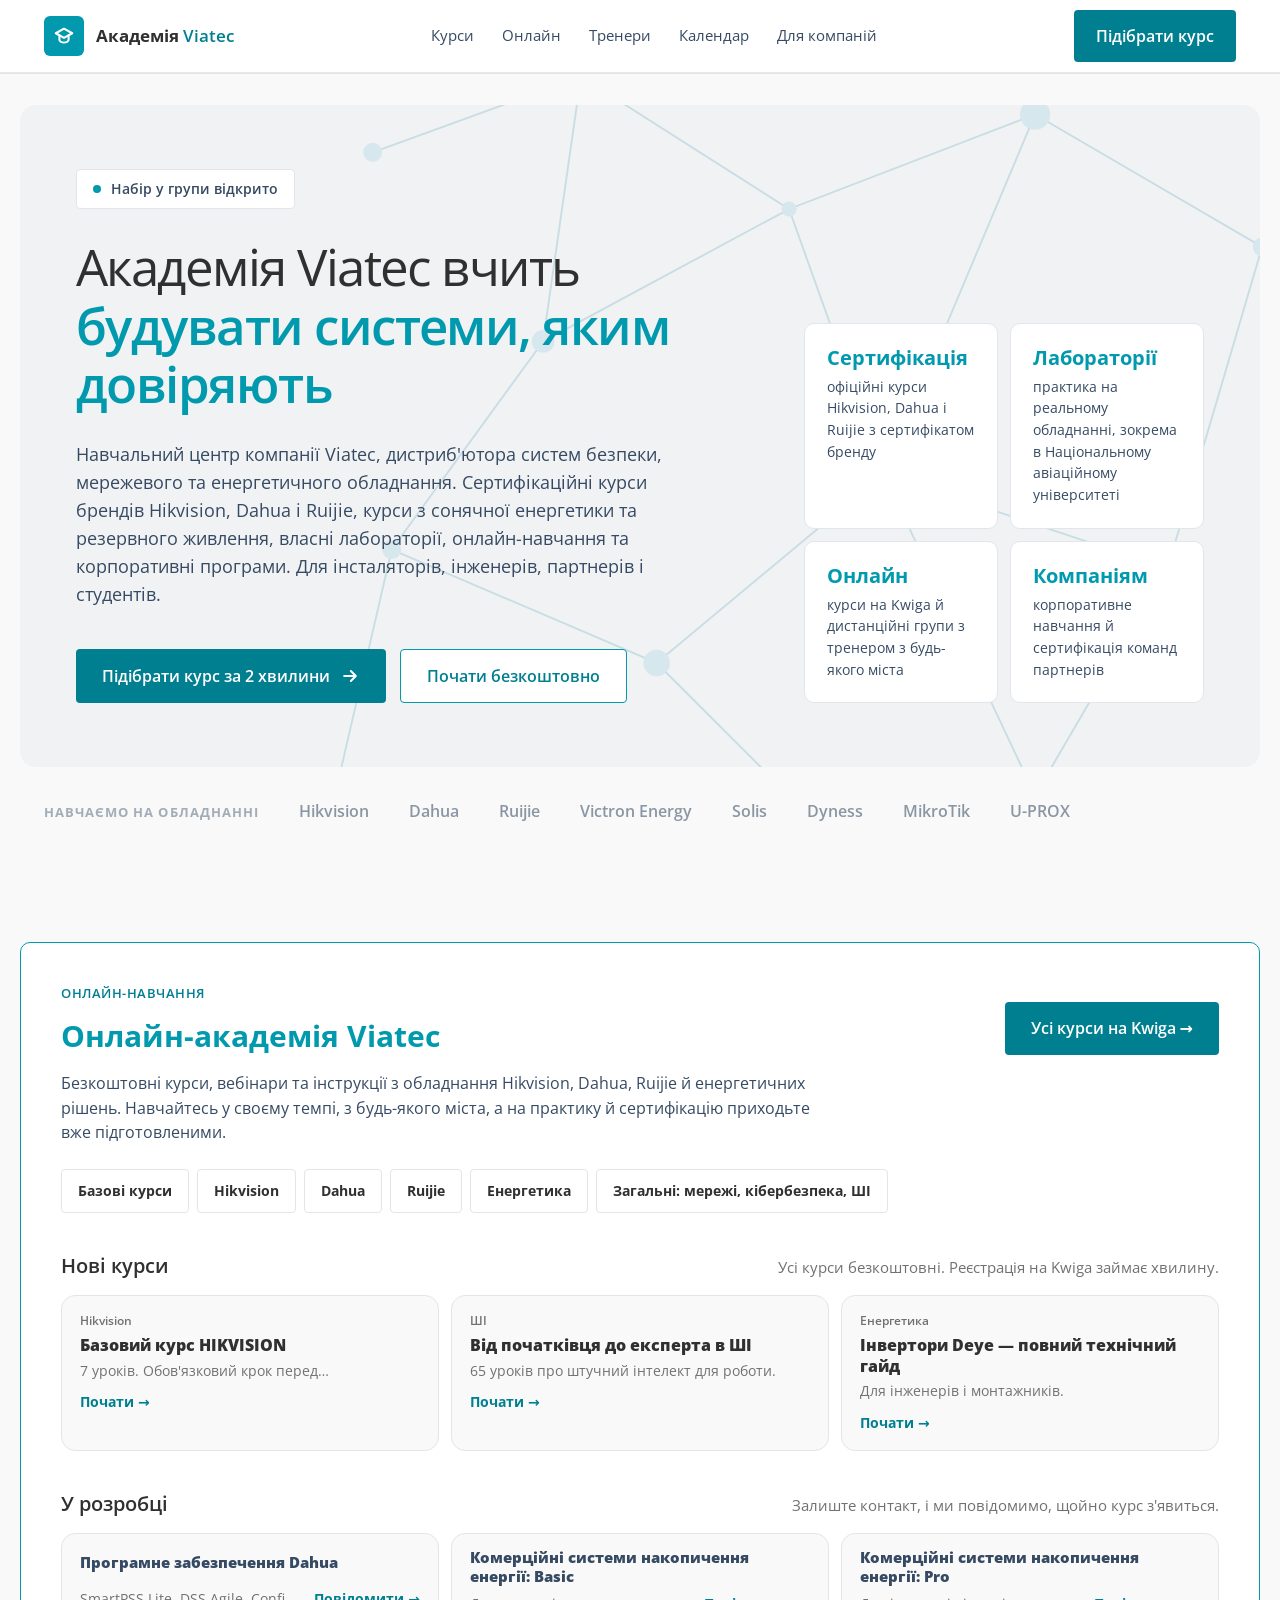
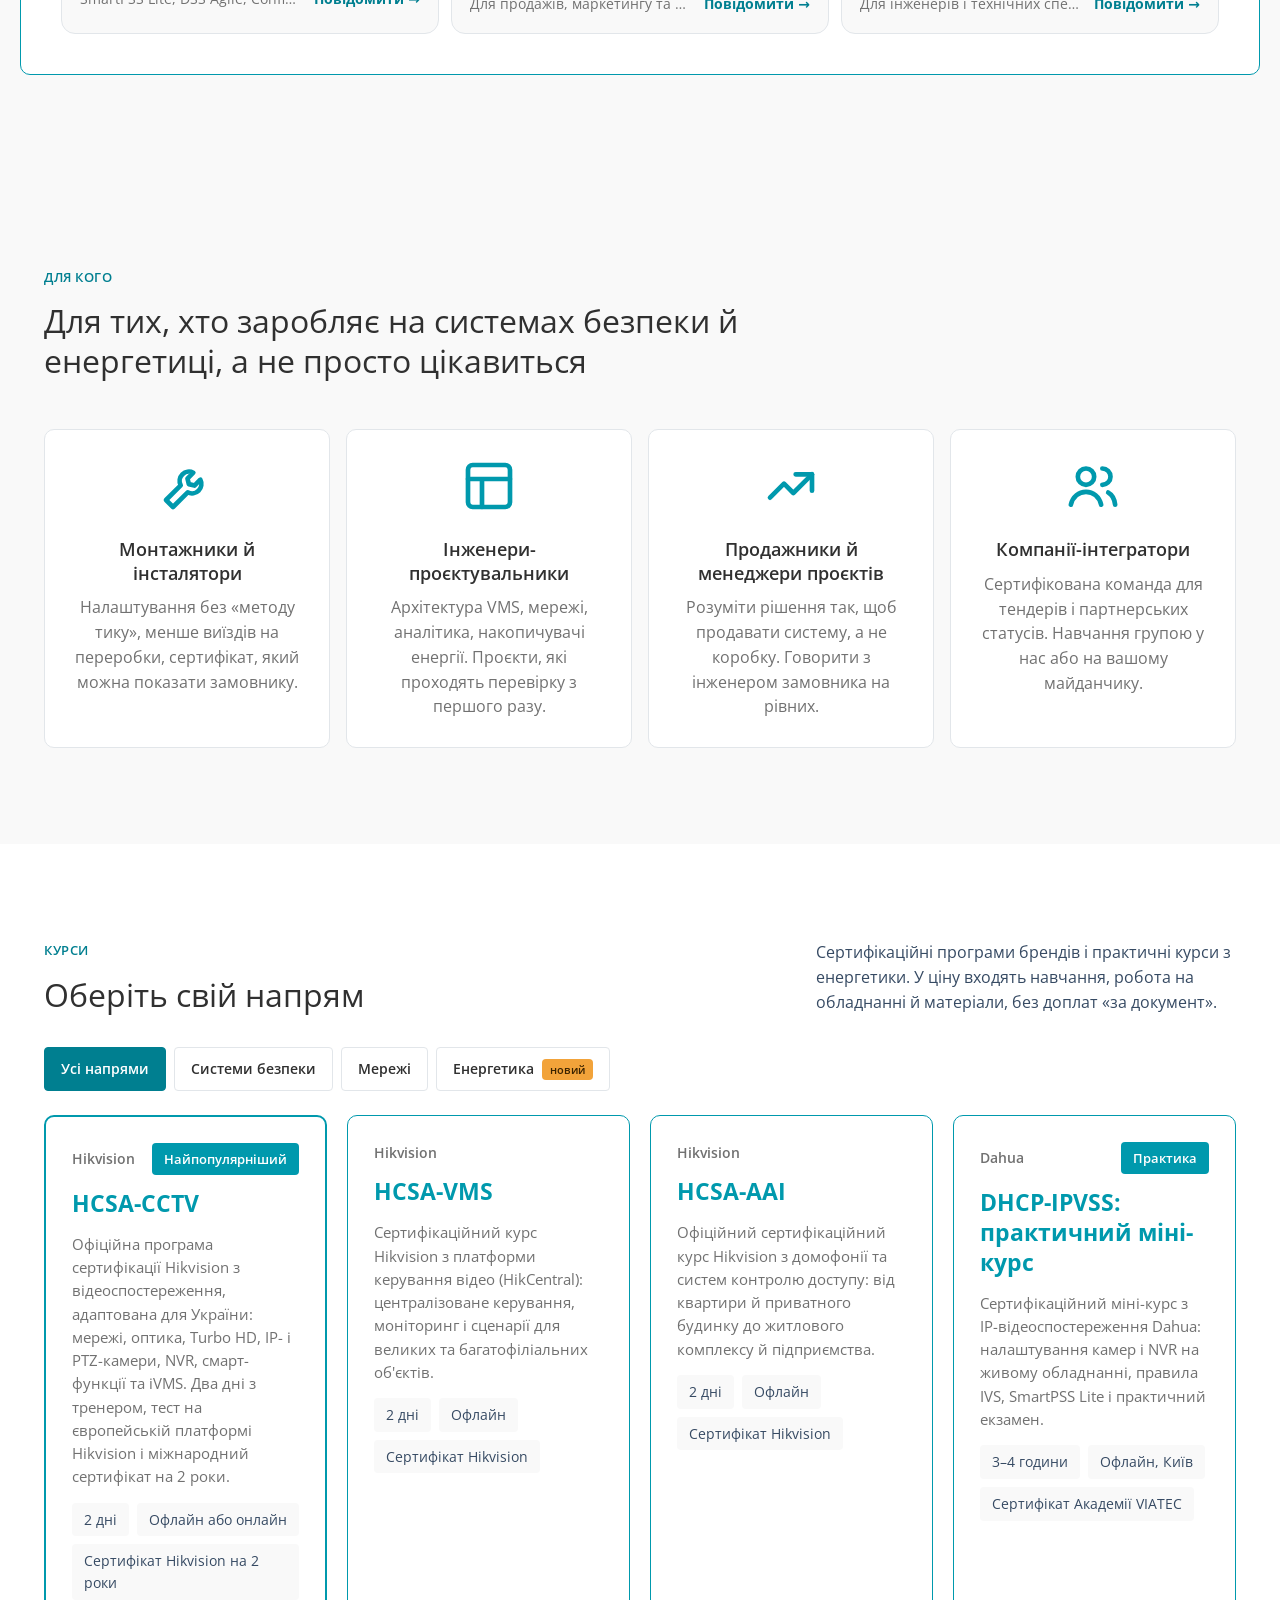
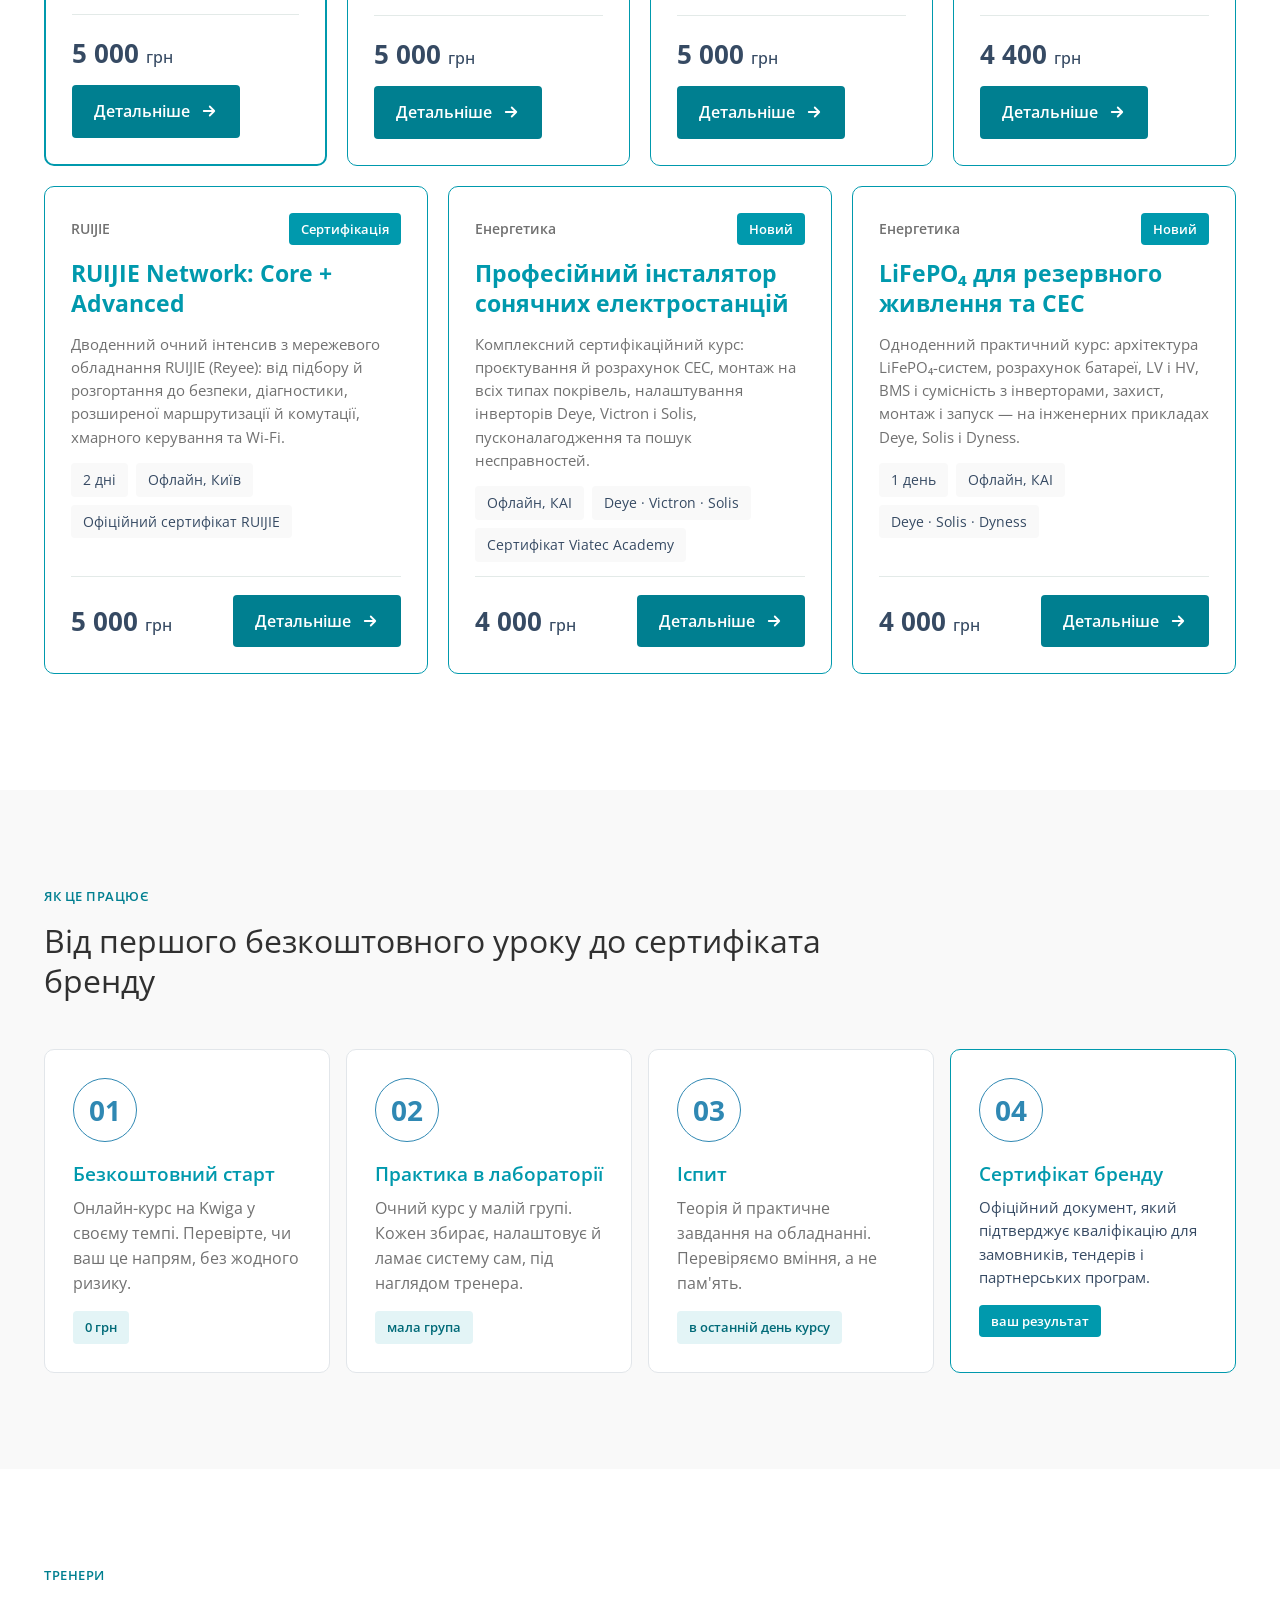
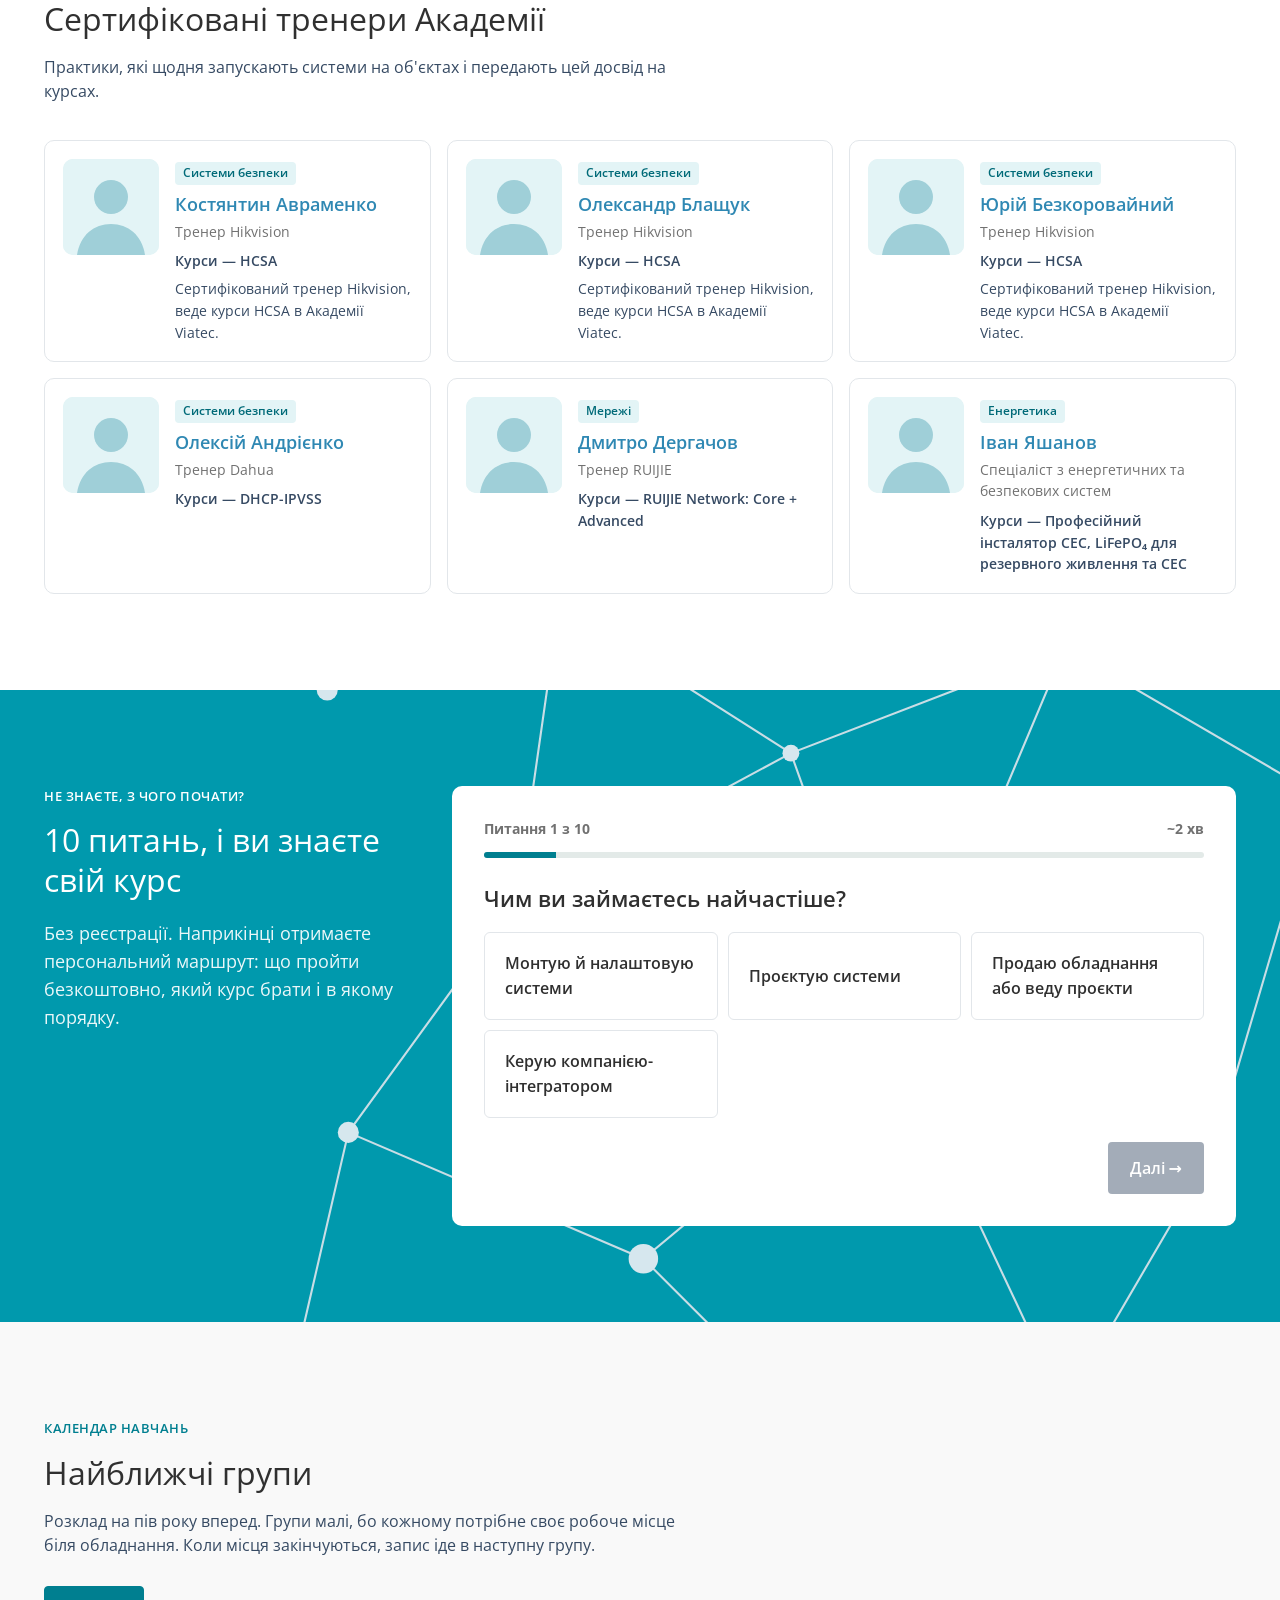
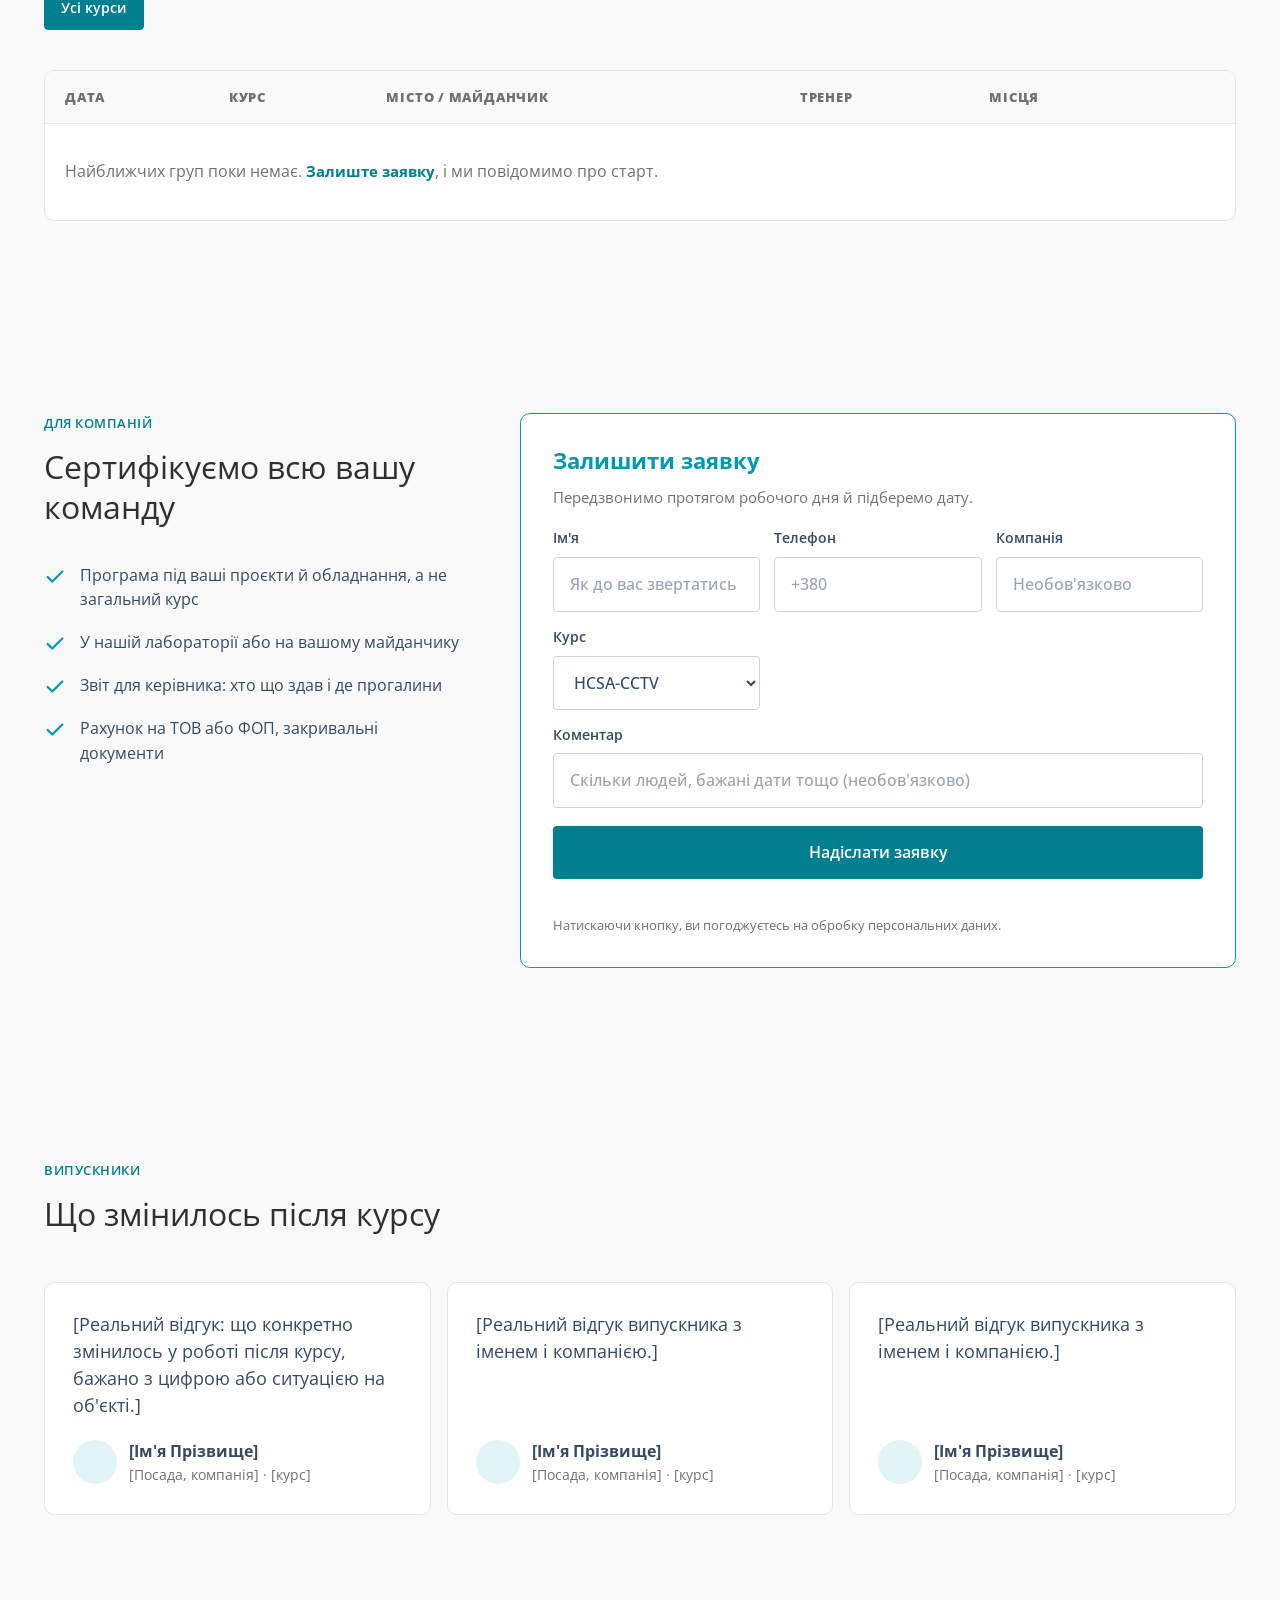
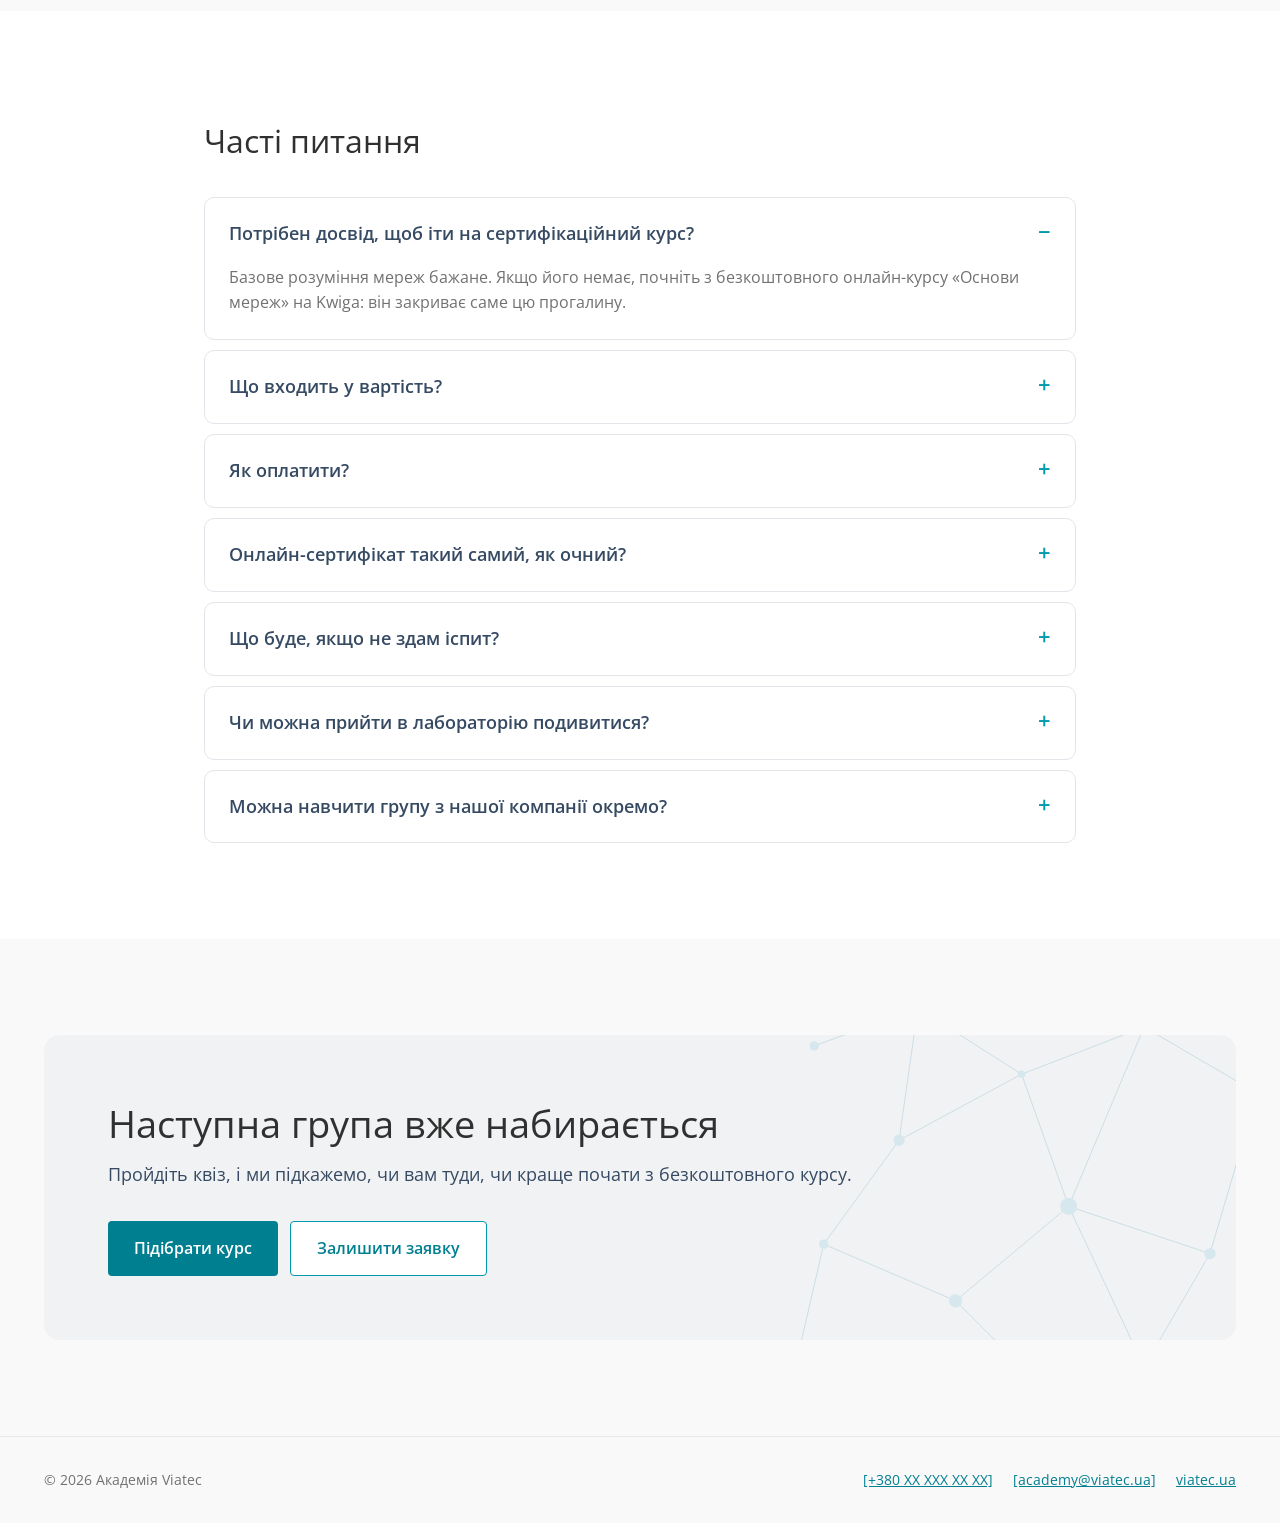
<file: index.html>
<!doctype html>
<html lang="uk">
<head>
<meta charset="utf-8">
<meta name="viewport" content="width=device-width, initial-scale=1">
<title>Академія Viatec — навчання для ринку систем безпеки, мереж та енергетики</title>
<meta name="description" content="Академія Viatec — навчальний центр для ринку систем безпеки, мереж та енергетики: сертифікаційні курси Hikvision, Dahua, Ruijie, лабораторії, онлайн-навчання та корпоративні програми.">
<meta name="robots" content="index, follow">
<link rel="canonical" href="https://[ВАШ-ДОМЕН]/">

<!-- Соцмережі / месенджери: картинка 1200x630 -->
<meta property="og:type" content="website">
<meta property="og:locale" content="uk_UA">
<meta property="og:title" content="Академія Viatec — вчимося будувати системи, яким довіряють">
<meta property="og:description" content="Навчальний центр Viatec: сертифікація брендів, лабораторії й онлайн-навчання.">
<meta property="og:image" content="https://[ВАШ-ДОМЕН]/og-image.jpg">
<meta name="theme-color" content="#0099ad">

<link rel="preconnect" href="https://fonts.googleapis.com">
<link rel="preconnect" href="https://fonts.gstatic.com" crossorigin>
<link href="https://fonts.googleapis.com/css2?family=Open+Sans:wght@400;600;700&display=swap" rel="stylesheet">

<link rel="stylesheet" href="css/style.css">

<!-- Розмітка для Google: організація та курси -->
<script type="application/ld+json">
{
  "@context":"https://schema.org",
  "@type":"EducationalOrganization",
  "name":"Академія Viatec",
  "url":"https://[ВАШ-ДОМЕН]/",
  "parentOrganization":{"@type":"Organization","name":"Viatec","url":"https://viatec.ua"},
  "address":{"@type":"PostalAddress","addressLocality":"Київ","addressCountry":"UA"}
}
</script>
</head>
<body>

<!-- ============ ШАПКА ============ -->
<header class="header">
  <div class="wrap">
    <a class="logo" href="#top" aria-label="Академія Viatec, на початок">
      <span class="logo-mark"><svg width="22" height="22" viewBox="0 0 24 24" fill="none" stroke="#3FC2B3" stroke-width="2.2" stroke-linecap="round" stroke-linejoin="round" aria-hidden="true"><path d="M3 9l9-5 9 5-9 5-9-5z"/><path d="M7 11.5V16c0 1.5 2.2 3 5 3s5-1.5 5-3v-4.5"/></svg></span>
      <span>Академія <b>Viatec</b></span>
    </a>
    <nav class="nav" id="nav" aria-label="Головне меню">
      <a href="#courses">Курси</a>
      <a href="#online">Онлайн</a>
      <a href="#trainers">Тренери</a>
      <a href="#calendar">Календар</a>
      <a href="#business">Для компаній</a>
    </nav>
    <a class="btn btn-primary" href="#quiz">Підібрати курс</a>
    <button class="menu-btn" id="menuBtn" aria-label="Відкрити меню" aria-expanded="false" aria-controls="nav">
      <svg width="26" height="26" viewBox="0 0 24 24" fill="none" stroke="currentColor" stroke-width="2.2" stroke-linecap="round" aria-hidden="true"><path d="M4 7h16M4 12h16M4 17h16"/></svg>
    </button>
  </div>
</header>

<main id="top">

<!-- ============ HERO ============ -->
<section class="hero">
  <div class="wrap hero-inner">
    <div class="hero-copy">
      <div class="badge"><i></i><span id="heroBadge">Набір у групи відкрито</span></div>
      <h1 id="heroTitle">Сертифікат, після якого вам <span>довіряють об'єкт</span></h1>
      <p data-t="hero.subtitle"></p>
      <div class="hero-ctas">
        <a class="btn btn-mint btn-lg" href="#quiz">Підібрати курс за 2 хвилини
          <svg width="20" height="20" viewBox="0 0 24 24" fill="none" stroke="currentColor" stroke-width="2.4" stroke-linecap="round" stroke-linejoin="round" aria-hidden="true"><path d="M5 12h14M13 6l6 6-6 6"/></svg>
        </a>
        <a class="btn btn-ghost btn-lg" href="#online">Почати безкоштовно</a>
      </div>
    </div>
    <div class="stats" id="heroStats"></div>
  </div>
  <div class="brands">
    <div class="wrap">
      <small>Навчаємо на обладнанні</small>
      <span>Hikvision</span><span>Dahua</span><span>Ruijie</span><span>Victron Energy</span><span>Solis</span><span>Dyness</span><span>MikroTik</span><span>U-PROX</span>
    </div>
  </div>
</section>

<!-- ============ ОНЛАЙН-НАВЧАННЯ (адмінка → Налаштування → Онлайн; Курси → Онлайн-курси) ============ -->
<section class="section soft" id="online">
  <div class="wrap">
    <div class="head-row">
      <div>
        <div class="eyebrow">Онлайн-навчання</div>
        <h2 data-t="online.title"></h2>
      </div>
      <a class="btn btn-primary btn-lg" id="kwigaAll" href="https://viatec.kwiga.com/ua" target="_blank" rel="noopener">Усі курси на Kwiga →</a>
    </div>
    <p class="lead" data-t="online.text"></p>
    <div class="kw-cats" id="kwigaCats"></div>

    <div class="sub-head" id="free">
      <h3>Нові курси</h3>
      <p>Усі курси безкоштовні. Реєстрація на Kwiga займає хвилину.</p>
    </div>
    <div class="grid g3 kw-grid" id="freeList"></div>

    <div class="sub-head" id="inDevHead">
      <h3>У розробці</h3>
      <p>Залиште контакт, і ми повідомимо, щойно курс з'явиться.</p>
    </div>
    <div class="grid g3 kw-grid" id="inDevList"></div>
  </div>
</section>

<!-- ============ ДЛЯ КОГО ============ -->
<section class="section">
  <div class="wrap">
    <div class="eyebrow">Для кого</div>
    <h2>Для тих, хто заробляє на системах безпеки й енергетиці, а не просто цікавиться</h2>
    <div class="grid g4">
      <div class="card reveal">
        <svg width="32" height="32" viewBox="0 0 24 24" fill="none" stroke="currentColor" stroke-width="2" stroke-linecap="round" stroke-linejoin="round" aria-hidden="true"><path d="M14.7 6.3a4 4 0 0 0-5.4 5.4L3 18l3 3 6.3-6.3a4 4 0 0 0 5.4-5.4l-2.5 2.5-2.4-.6-.6-2.4z"/></svg>
        <h3>Монтажники й інсталятори</h3>
        <p>Налаштування без «методу тику», менше виїздів на переробки, сертифікат, який можна показати замовнику.</p>
      </div>
      <div class="card reveal">
        <svg width="32" height="32" viewBox="0 0 24 24" fill="none" stroke="currentColor" stroke-width="2" stroke-linecap="round" stroke-linejoin="round" aria-hidden="true"><rect x="3" y="3" width="18" height="18" rx="2"/><path d="M3 9h18M9 21V9"/></svg>
        <h3>Інженери-проєктувальники</h3>
        <p>Архітектура VMS, мережі, аналітика, накопичувачі енергії. Проєкти, які проходять перевірку з першого разу.</p>
      </div>
      <div class="card reveal">
        <svg width="32" height="32" viewBox="0 0 24 24" fill="none" stroke="currentColor" stroke-width="2" stroke-linecap="round" stroke-linejoin="round" aria-hidden="true"><path d="M3 17l6-6 4 4 8-8"/><path d="M14 7h7v7"/></svg>
        <h3>Продажники й менеджери проєктів</h3>
        <p>Розуміти рішення так, щоб продавати систему, а не коробку. Говорити з інженером замовника на рівних.</p>
      </div>
      <div class="card reveal">
        <svg width="32" height="32" viewBox="0 0 24 24" fill="none" stroke="currentColor" stroke-width="2" stroke-linecap="round" stroke-linejoin="round" aria-hidden="true"><circle cx="9" cy="8" r="3.5"/><path d="M2.5 20c.8-3.4 3.4-5.5 6.5-5.5s5.7 2.1 6.5 5.5"/><path d="M16 4.5a3.5 3.5 0 0 1 0 7"/><path d="M18.5 14.8c1.6.9 2.7 2.6 3 5.2"/></svg>
        <h3>Компанії-інтегратори</h3>
        <p>Сертифікована команда для тендерів і партнерських статусів. Навчання групою у нас або на вашому майданчику.</p>
      </div>
    </div>
  </div>
</section>

<!-- ============ КУРСИ (адмінка → Курси, Скоро) ============ -->
<section class="section soft" id="courses">
  <div class="wrap">
    <div class="head-row">
      <div>
        <div class="eyebrow">Курси</div>
        <h2>Оберіть свій напрям</h2>
      </div>
      <p class="lead">Сертифікаційні програми брендів і практичні курси з енергетики. У ціну входять навчання, робота на обладнанні й матеріали, без доплат «за документ».</p>
    </div>
    <div class="grid g3" id="coursesList"></div>
    <div class="grid g3 dir-grid" id="soonList"></div>
  </div>
</section>

<!-- ============ ЯК ЦЕ ПРАЦЮЄ ============ -->
<section class="section">
  <div class="wrap">
    <div class="eyebrow">Як це працює</div>
    <h2>Від першого безкоштовного уроку до сертифіката бренду</h2>
    <div class="grid g4">
      <div class="step reveal"><div class="num">01</div><h3>Безкоштовний старт</h3><p>Онлайн-курс на Kwiga у своєму темпі. Перевірте, чи ваш це напрям, без жодного ризику.</p><span class="pill pill-teal">0 грн</span></div>
      <div class="step reveal"><div class="num">02</div><h3>Практика в лабораторії</h3><p>Очний курс у малій групі. Кожен збирає, налаштовує й ламає систему сам, під наглядом тренера.</p><span class="pill pill-teal">мала група</span></div>
      <div class="step reveal"><div class="num">03</div><h3>Іспит</h3><p>Теорія й практичне завдання на обладнанні. Перевіряємо вміння, а не пам'ять.</p><span class="pill pill-teal">в останній день курсу</span></div>
      <div class="step final reveal"><div class="num">04</div><h3>Сертифікат бренду</h3><p>Офіційний документ, який підтверджує кваліфікацію для замовників, тендерів і партнерських програм.</p><span class="pill">ваш результат</span></div>
    </div>
  </div>
</section>

<!-- ============ ТРЕНЕРИ (адмінка → Тренери) ============ -->
<section class="section soft" id="trainers">
  <div class="wrap">
    <div class="eyebrow">Тренери</div>
    <h2>Сертифіковані тренери Академії</h2>
    <p class="lead">Практики, які щодня запускають системи на об'єктах і передають цей досвід на курсах.</p>
    <div class="tr-cols" id="trainersList"></div>
  </div>
</section>

<!-- ============ ЛАБОРАТОРІЇ (зі списку LABS) ============ -->
<section class="section soft" id="labs" hidden>
  <div class="wrap">
    <div class="head-row">
      <div>
        <div class="eyebrow">Лабораторії Viatec</div>
        <h2>Вчимося там, де все можна увімкнути, налаштувати й зламати</h2>
      </div>
      <p class="lead">Не клас із проєктором, а робочі стенди з обладнанням, на якому ви потім будуватимете реальні об'єкти. У кожного учасника своє робоче місце.</p>
    </div>
    <div class="map-wrap" id="mapWrap">
      <svg class="ua-map" viewBox="-8 -8 1220 824" role="img" aria-label="Карта України з лабораторіями Viatec">
        <g class="regions"><path d="M667.2 221.1L668.9 221.3L671.9 226.8L676.5 230.0L680.5 229.3L680.6 231.9L677.9 233.1L679.5 238.7L684.4 239.8L687.9 246.3L690.2 248.3L689.6 255.7L687.0 256.3L687.3 258.6L691.2 264.5L693.7 264.3L696.0 267.0L697.7 266.7L699.9 268.3L700.5 274.4L708.5 277.8L709.7 283.0L712.5 285.6L712.6 290.3L710.0 292.5L707.4 297.3L712.2 304.4L714.9 311.6L714.9 318.8L712.5 326.9L714.9 330.3L715.7 337.4L717.4 342.2L719.2 342.9L719.0 344.4L714.0 348.8L708.3 346.3L704.7 350.4L700.2 349.2L698.9 352.0L697.5 352.2L696.0 347.7L692.8 343.2L692.6 339.4L689.7 340.9L687.1 340.4L684.6 336.0L681.8 338.0L681.5 340.2L678.6 339.8L675.4 345.0L672.1 347.4L672.1 351.4L670.7 354.0L665.6 353.3L664.4 352.2L658.6 355.4L655.1 359.0L653.9 358.4L652.1 354.0L644.9 350.7L641.7 350.7L639.5 353.3L633.0 352.4L631.6 353.9L631.3 361.5L628.2 364.7L627.0 368.9L625.6 369.9L618.4 372.6L616.8 370.7L611.2 369.6L608.3 369.9L604.0 372.2L600.8 372.3L592.3 369.4L584.4 370.0L583.0 369.0L577.3 368.3L570.3 373.5L569.8 379.0L565.9 383.1L568.3 384.6L567.7 388.8L562.2 389.7L560.3 387.9L557.6 387.8L555.6 391.9L546.5 397.2L542.3 395.8L537.3 399.7L532.5 397.6L527.3 399.1L531.5 391.6L527.7 384.0L527.1 379.1L520.8 375.2L520.9 372.8L522.7 371.0L519.9 368.5L515.0 368.1L513.2 360.1L510.5 358.3L510.2 357.0L511.7 355.3L511.3 353.6L506.0 350.3L508.6 346.3L508.0 344.4L503.2 342.3L504.2 338.8L508.3 336.5L508.6 333.5L510.7 331.8L510.9 326.7L508.5 324.0L510.0 322.3L513.2 323.7L512.2 325.5L514.3 327.5L521.0 327.6L524.8 320.4L527.0 318.9L531.0 318.3L532.7 316.5L537.5 317.5L537.0 314.9L540.2 312.0L542.2 312.9L541.3 316.6L553.3 319.2L554.2 321.3L555.4 321.7L557.9 311.4L559.1 310.1L560.8 310.3L563.1 312.6L566.6 310.9L569.4 312.0L571.1 309.1L575.5 309.6L578.2 312.9L583.8 309.8L585.9 310.2L587.6 308.9L590.3 310.4L593.1 303.6L601.5 295.9L603.6 291.7L606.7 289.4L606.7 286.5L605.0 285.4L604.9 283.6L607.9 277.8L607.6 275.5L609.4 269.7L608.4 267.6L609.5 264.6L608.2 263.2L610.4 259.6L613.5 258.8L618.6 255.3L624.9 254.4L629.3 261.0L630.8 258.4L634.2 258.7L635.9 255.2L637.0 259.2L643.8 260.1L649.8 249.0L650.0 244.4L654.1 242.7L652.9 235.0L656.9 230.3L659.6 230.2L661.8 228.1L662.3 226.4L660.8 223.4L662.6 220.3L664.7 219.9L667.2 221.1Z"/><path d="M748.4 9.3L752.7 9.2L755.4 10.6L752.7 20.2L749.9 24.0L750.5 29.7L754.0 31.0L758.3 36.1L761.1 37.2L759.7 40.1L755.9 40.6L754.0 39.3L753.6 44.0L752.3 46.2L753.7 48.1L753.1 50.3L747.9 51.7L743.8 54.4L739.5 54.6L740.0 56.5L738.3 56.9L736.9 59.9L734.8 61.4L733.0 65.7L735.0 71.6L739.0 75.7L737.8 79.2L740.9 87.3L739.1 88.5L739.0 90.4L741.3 93.4L739.9 95.1L737.0 94.0L737.6 97.0L736.1 99.4L737.6 102.8L736.5 107.5L732.9 108.2L730.3 105.3L729.0 106.9L730.4 110.6L732.5 111.4L732.2 114.3L733.7 116.2L733.5 120.1L731.1 121.7L730.4 125.5L726.4 127.2L726.9 131.0L724.9 135.3L730.3 137.4L732.8 137.2L733.2 138.4L731.8 140.1L734.4 141.8L738.3 142.4L740.4 139.0L742.6 140.2L739.2 145.3L741.1 148.3L741.1 153.2L738.7 156.9L737.0 163.7L737.2 167.3L739.9 170.7L735.7 178.6L735.8 182.5L733.0 191.2L729.5 197.0L722.6 202.1L720.8 205.3L716.4 206.2L710.8 209.2L707.4 208.2L697.5 208.4L695.8 207.8L694.2 204.4L692.0 204.3L689.6 205.8L687.5 204.1L681.7 206.1L677.0 210.7L671.8 210.0L667.8 207.6L667.0 206.7L668.4 204.2L663.6 202.7L663.1 199.9L660.8 197.0L662.3 194.9L664.7 194.6L664.8 191.1L664.1 190.2L660.1 190.0L652.5 182.6L649.1 183.6L648.3 187.4L646.0 189.7L641.8 189.7L637.0 193.2L633.6 194.1L629.3 193.2L627.0 195.0L620.5 193.6L618.1 194.2L614.6 192.9L613.5 189.2L610.9 188.8L608.3 186.2L608.7 184.4L610.8 182.7L610.5 179.1L607.0 175.1L606.9 173.5L603.9 172.6L603.9 170.5L602.3 168.3L599.1 169.4L593.9 169.1L591.8 170.4L587.9 169.5L585.5 171.3L582.7 169.0L579.2 169.3L581.8 160.6L573.5 155.8L574.1 149.3L573.1 146.4L566.9 143.3L564.6 144.2L564.0 143.3L564.0 134.2L565.3 127.0L564.3 122.5L567.0 121.8L567.0 118.3L568.5 114.6L572.4 111.4L572.0 108.6L572.9 108.3L571.1 103.1L569.0 102.3L568.9 99.8L571.1 98.3L569.1 96.8L568.9 94.1L567.4 92.8L568.8 90.8L564.7 88.7L566.1 86.7L564.2 84.6L567.0 82.6L567.9 75.0L571.5 74.4L572.9 69.5L571.1 68.9L574.5 65.9L574.0 63.1L578.8 57.6L579.2 55.2L582.3 54.9L583.8 53.2L583.3 51.1L587.0 49.2L589.5 45.2L592.5 45.6L592.4 43.0L590.5 42.7L592.0 38.0L605.3 37.3L611.5 41.2L613.1 40.6L616.5 35.3L621.7 33.3L627.8 33.2L639.4 35.3L653.3 35.0L654.8 36.4L655.5 41.4L656.7 42.1L661.3 40.2L669.0 40.9L681.0 34.7L682.9 30.9L684.4 23.1L686.9 20.3L685.1 16.3L686.0 12.8L688.7 12.3L694.5 14.3L697.6 13.4L710.7 19.8L718.6 18.8L722.8 20.9L730.9 14.6L734.2 14.4L741.0 8.3L748.4 9.3Z"/><path d="M248.0 382.0L251.4 378.0L255.7 383.1L256.0 384.9L260.3 386.3L262.4 385.4L264.1 382.6L266.4 383.4L268.3 380.2L269.2 382.2L268.5 387.8L270.3 390.3L272.8 390.8L273.6 389.5L271.8 384.3L273.9 384.1L275.0 391.0L277.0 392.3L282.1 391.7L288.6 394.0L291.8 391.6L296.2 391.2L299.2 393.5L301.7 398.4L305.2 399.8L306.3 399.2L305.8 394.3L308.4 395.9L312.0 395.3L310.7 393.2L305.8 391.0L305.6 389.9L307.0 388.8L312.9 391.5L314.0 389.2L312.6 385.5L314.1 386.1L314.7 388.8L316.3 389.9L317.2 384.8L319.3 384.3L319.9 388.9L322.0 391.0L323.7 390.6L327.7 386.9L331.5 387.5L332.9 388.9L333.8 388.2L339.4 388.9L341.0 386.8L347.7 388.0L348.7 385.4L347.0 384.5L346.8 383.2L350.8 383.4L353.5 384.8L355.9 382.0L358.5 382.9L361.7 387.3L364.7 397.8L363.2 399.9L358.0 403.9L354.0 401.4L345.1 408.9L333.8 405.0L333.2 407.5L333.1 409.2L330.7 408.8L327.5 409.9L323.1 406.6L320.2 405.9L319.2 407.8L317.3 407.4L316.6 408.4L317.4 414.3L316.4 416.3L313.8 415.8L310.1 412.0L309.4 414.1L306.5 416.7L306.0 419.1L304.0 420.1L285.2 423.8L283.0 435.6L276.5 445.7L273.4 447.2L258.5 448.4L248.6 451.5L216.1 455.1L213.3 457.2L206.9 468.0L204.1 470.7L194.1 473.6L194.3 469.6L197.8 461.0L196.6 454.3L194.5 450.3L194.0 445.3L198.4 434.5L208.1 426.8L208.1 421.8L211.8 419.3L218.2 411.0L223.3 407.0L231.4 404.6L237.6 405.7L238.9 392.8L236.2 382.9L237.6 379.9L240.9 377.2L246.2 378.6L248.0 382.0Z"/><path d="M859.9 668.7L864.4 678.0L883.4 707.9L893.3 715.2L895.7 715.5L908.8 710.9L916.6 697.9L918.2 698.1L918.0 703.6L926.7 708.7L929.1 708.2L932.2 702.0L935.5 699.3L944.4 698.9L946.5 697.3L948.0 698.9L947.5 700.7L950.2 699.3L955.0 701.4L960.2 700.7L963.0 704.1L965.2 702.5L967.3 702.9L969.5 707.5L969.5 710.9L966.5 711.6L961.0 710.3L959.8 713.4L960.2 715.8L957.5 716.5L955.9 719.8L954.8 730.1L957.7 737.4L952.0 740.1L945.4 740.6L943.9 743.9L942.6 744.2L930.8 740.1L927.2 745.2L917.6 745.8L916.3 745.1L913.3 739.3L908.2 735.5L900.5 733.0L894.9 733.7L888.4 738.8L888.0 742.5L890.3 744.5L886.2 745.2L885.7 750.7L882.6 748.0L881.2 749.4L879.5 748.3L878.4 749.1L875.7 753.6L871.6 754.9L866.8 765.6L863.9 765.1L861.8 761.5L858.3 760.8L854.1 763.2L851.9 762.6L849.9 763.8L845.3 763.0L835.8 768.5L828.3 770.7L826.6 772.6L826.2 772.0L822.6 777.6L817.1 790.5L813.1 790.5L811.2 794.3L807.2 795.7L804.2 800.8L792.4 806.7L785.3 804.9L778.0 805.4L771.6 802.5L767.2 795.3L763.2 795.9L754.0 788.5L753.5 786.2L756.3 785.7L758.4 784.3L766.8 782.9L763.7 782.1L763.0 780.1L765.2 775.1L763.1 766.5L766.0 760.0L769.3 757.8L770.0 754.1L766.2 735.6L755.2 726.0L746.1 729.4L744.8 727.0L740.4 725.3L734.1 717.8L722.2 709.6L710.9 708.9L706.6 713.0L701.8 713.0L696.6 710.9L694.5 704.1L697.4 699.2L705.3 692.8L710.4 691.3L712.8 688.5L717.5 688.8L717.4 685.4L720.1 682.0L740.6 670.7L740.9 669.5L739.4 668.2L740.1 666.6L744.1 669.9L746.5 669.6L760.8 659.6L764.0 660.8L770.0 656.8L772.5 659.1L774.7 658.9L774.8 653.6L775.8 654.0L780.4 652.0L774.1 649.2L770.8 650.6L770.0 649.9L771.7 647.0L770.8 646.2L771.5 643.5L770.5 638.2L771.8 636.0L770.0 631.4L771.1 630.9L769.6 622.4L771.8 622.0L777.9 626.5L781.8 624.6L785.2 625.1L795.2 632.5L798.7 634.1L800.5 633.3L803.4 634.4L807.3 638.3L811.6 639.7L818.1 639.4L826.2 650.4L828.9 650.3L832.5 645.6L837.1 646.5L845.1 654.1L848.3 654.9L848.1 664.0L858.7 669.3L859.9 668.7Z"/><path d="M860.3 328.6L872.7 330.3L885.3 342.8L892.0 347.5L899.8 347.4L902.4 349.1L906.4 350.2L908.5 349.6L914.0 351.6L923.1 347.4L924.5 348.1L929.1 355.0L925.1 359.5L928.0 359.7L932.4 362.1L938.5 368.3L939.0 369.2L936.5 372.6L946.6 381.6L945.4 385.2L948.0 388.0L945.8 390.9L946.5 392.2L948.9 390.8L950.8 391.9L952.5 390.8L951.8 389.2L953.0 386.9L959.3 380.3L966.3 384.7L975.7 382.4L976.6 384.8L979.8 384.6L977.3 388.6L977.4 392.1L980.4 391.5L981.9 387.2L986.2 387.1L986.7 391.6L984.3 393.3L984.6 395.7L983.0 397.4L983.8 401.6L981.3 403.7L981.5 412.4L982.0 413.6L984.6 413.2L987.6 415.2L989.1 424.9L985.4 428.3L986.8 438.2L983.3 441.6L977.4 439.7L975.6 437.4L971.7 436.2L966.1 437.7L965.9 447.9L968.3 449.3L969.7 452.6L963.1 454.5L963.0 456.6L965.2 457.9L965.8 460.6L953.6 462.4L951.6 461.0L948.1 463.6L941.9 462.0L940.8 458.7L937.8 461.2L934.2 461.4L932.9 460.5L931.7 457.6L934.2 457.7L935.5 451.1L931.6 449.9L931.2 445.7L929.1 444.6L930.6 440.7L926.0 442.1L925.0 435.9L915.0 438.3L913.5 436.2L909.9 435.4L906.1 432.3L901.4 433.4L895.5 437.1L883.9 434.6L878.3 432.0L872.3 433.1L869.2 432.1L862.6 433.3L857.6 436.9L853.9 436.9L852.8 433.1L851.6 432.7L850.5 434.1L850.8 440.9L849.2 442.4L849.1 443.8L851.0 444.3L851.7 446.9L855.3 448.3L855.9 449.5L855.3 451.6L851.2 452.8L848.7 456.5L849.4 458.3L855.0 462.1L854.0 469.3L857.8 470.7L854.5 484.9L856.8 487.9L855.3 492.6L843.5 491.1L834.5 488.1L824.7 492.7L805.6 497.6L799.0 496.9L788.6 493.6L772.2 496.3L770.3 493.8L767.6 493.5L767.0 491.2L767.9 489.0L766.2 487.5L761.6 488.6L761.0 491.7L753.1 493.6L751.4 495.5L747.7 491.1L728.5 485.5L730.3 480.7L727.8 474.0L734.6 471.8L732.9 467.4L734.4 455.4L733.5 453.9L731.0 453.0L732.7 442.4L737.8 437.3L743.6 436.0L744.9 427.6L746.7 434.7L751.9 426.4L753.6 427.7L755.6 427.5L760.1 422.2L763.1 420.7L763.7 415.3L762.0 413.9L761.3 404.6L760.1 402.7L761.0 400.6L759.5 395.2L758.3 394.6L758.4 392.5L766.2 388.6L767.3 389.1L783.3 378.2L779.9 376.9L779.0 375.2L768.5 372.8L765.8 368.4L767.2 365.8L769.9 366.6L773.3 364.3L775.9 366.8L779.3 364.3L780.2 367.1L782.0 365.4L782.6 368.8L783.6 369.1L789.8 358.4L797.8 364.2L805.9 366.6L810.9 370.4L814.6 367.2L813.4 364.0L816.1 361.0L815.6 358.3L813.3 355.9L813.5 352.8L815.6 347.9L819.5 345.9L818.0 344.1L821.8 340.0L822.2 337.3L843.3 330.4L847.1 327.5L852.4 327.7L852.6 330.5L854.2 330.2L856.5 326.7L860.3 328.6Z"/><path d="M1058.6 331.9L1061.6 329.8L1064.9 330.2L1064.3 335.9L1062.9 338.0L1065.3 345.2L1061.2 347.8L1060.9 349.6L1064.0 351.3L1074.1 352.6L1075.5 359.6L1078.7 361.1L1079.8 366.7L1077.8 371.7L1080.5 372.5L1076.7 378.3L1078.1 387.6L1077.4 390.6L1081.0 392.9L1080.7 400.0L1084.7 401.8L1086.6 400.8L1092.0 409.2L1091.4 411.4L1087.3 412.6L1088.3 416.4L1090.7 417.8L1097.7 417.2L1100.4 424.3L1100.2 427.1L1114.1 433.9L1114.7 435.6L1113.2 439.3L1115.9 442.2L1128.2 444.3L1128.5 450.0L1130.1 453.3L1128.9 459.3L1118.3 458.9L1115.3 460.2L1111.3 466.9L1108.9 477.3L1104.1 476.7L1097.4 482.3L1083.6 484.3L1081.3 485.9L1077.4 495.7L1077.3 505.7L1072.7 514.9L1073.5 515.9L1079.5 516.3L1079.9 519.4L1074.9 523.5L1073.7 525.8L1073.5 531.9L1074.5 534.7L1069.6 541.2L1067.4 542.4L1068.8 537.5L1064.9 535.0L1061.9 536.8L1051.0 534.8L1041.0 537.6L1032.4 536.0L1030.1 536.8L1025.9 541.4L1016.1 556.8L1014.7 557.4L1015.0 554.9L1013.5 553.0L1009.0 551.3L996.4 557.3L994.6 552.3L997.7 549.1L1000.0 549.5L1001.5 548.4L1000.1 545.0L1001.8 542.2L998.6 539.2L997.2 540.5L994.7 538.4L991.4 531.0L986.6 528.4L984.4 525.6L989.9 524.1L988.6 514.9L994.4 516.3L998.3 515.4L1001.0 508.2L1002.9 507.9L1004.8 510.4L1006.0 509.7L1007.1 504.1L1008.5 499.2L1004.0 498.6L1002.5 499.9L993.6 490.3L990.2 488.0L986.9 489.9L980.5 484.0L977.5 484.8L977.5 481.6L975.9 480.9L975.4 479.2L977.2 477.5L974.3 475.9L970.9 466.2L966.3 465.9L965.4 458.3L962.9 456.3L963.6 454.0L969.7 452.8L968.3 449.3L965.9 447.9L966.4 437.4L971.7 436.2L975.6 437.4L977.4 439.7L983.3 441.6L986.8 438.2L985.4 428.3L989.1 424.9L987.6 415.2L984.6 413.2L982.0 413.6L981.5 412.4L981.3 403.7L983.8 401.6L983.0 397.4L984.6 395.7L984.3 393.3L986.7 391.6L986.5 387.6L985.2 386.8L981.9 387.2L980.4 391.5L977.3 391.9L977.3 388.6L980.0 384.9L976.2 384.4L973.4 367.2L975.3 366.1L982.0 367.8L986.7 364.9L995.5 369.1L996.2 367.8L993.8 365.9L995.2 363.6L998.1 363.8L999.8 360.8L1002.8 362.8L1005.7 362.2L1005.9 358.9L1008.6 355.2L1014.8 352.3L1013.3 347.0L1017.0 343.4L1018.4 340.1L1034.3 330.0L1033.0 327.5L1027.4 326.6L1030.2 322.3L1036.5 322.2L1045.0 324.6L1049.2 324.2L1050.8 321.9L1055.8 325.0L1053.2 326.3L1052.7 329.0L1058.6 331.9Z"/><path d="M175.9 295.3L179.4 295.8L184.8 304.1L187.7 311.0L187.1 313.6L188.1 318.8L190.0 320.0L191.0 323.2L188.9 327.5L189.7 333.4L190.8 333.9L193.3 332.7L196.6 333.7L197.6 335.1L197.8 339.8L192.4 338.9L192.0 341.0L195.5 342.9L198.3 348.0L203.2 347.8L206.7 349.9L206.9 354.2L209.8 358.5L211.9 353.2L215.1 351.9L213.7 360.8L215.4 359.1L220.5 360.8L215.4 363.2L214.6 364.9L215.4 367.5L220.5 363.5L222.2 363.6L222.4 359.5L227.3 360.1L227.4 358.3L228.4 358.1L230.0 358.8L228.6 361.4L229.3 362.5L236.3 365.7L240.5 369.0L241.2 370.5L240.4 373.2L241.6 375.3L236.3 382.5L238.9 392.8L237.6 405.7L231.4 404.6L223.3 407.0L218.2 411.0L211.8 419.3L208.1 421.8L208.1 426.8L198.1 435.0L194.0 445.3L194.5 450.3L196.6 454.3L197.8 461.0L194.3 469.6L194.1 473.6L190.7 473.1L186.1 465.4L176.4 459.6L175.5 455.5L170.3 451.3L171.5 445.4L174.9 439.3L167.8 430.9L167.0 428.3L168.5 424.1L165.3 418.3L158.0 411.5L155.6 411.2L154.8 407.9L153.0 406.3L149.5 409.7L144.3 409.5L142.5 408.1L141.3 403.6L141.1 391.7L132.6 395.0L129.4 397.7L127.0 397.6L126.3 391.2L118.7 385.6L117.7 380.8L112.2 380.5L106.8 374.6L101.6 372.6L104.4 361.6L102.6 356.5L104.5 348.1L108.8 343.9L112.2 335.5L116.3 333.5L126.3 334.3L129.6 332.2L132.7 333.4L137.7 330.5L143.0 331.5L150.0 329.8L156.1 326.8L160.7 326.5L162.1 324.2L160.2 321.5L156.2 320.9L156.6 315.3L155.0 314.6L152.4 316.5L151.2 314.9L151.8 313.6L157.0 312.4L160.6 308.4L157.9 305.6L160.8 300.1L160.2 295.5L161.9 293.3L165.4 293.8L170.4 292.5L175.9 295.3Z"/><path d="M1060.2 255.0L1061.7 254.1L1063.2 258.3L1065.5 260.4L1060.2 262.7L1063.2 266.5L1060.5 270.0L1058.1 269.7L1056.2 272.3L1056.6 273.5L1059.1 272.8L1060.1 273.4L1060.3 278.9L1056.5 285.3L1057.8 288.4L1057.8 293.0L1055.5 295.0L1054.3 299.5L1052.0 300.7L1051.0 302.7L1052.6 306.0L1052.6 313.7L1055.5 315.4L1054.3 318.1L1048.1 324.5L1045.0 324.6L1036.5 322.2L1029.8 322.5L1027.4 326.6L1033.0 327.5L1034.3 330.0L1018.7 339.8L1017.0 343.4L1013.3 347.0L1014.5 352.7L1008.6 355.2L1005.9 358.9L1005.2 362.4L1002.8 362.8L999.8 360.8L998.1 363.8L995.2 363.6L993.8 366.2L996.0 367.6L995.8 368.9L986.7 364.9L982.0 367.8L973.9 366.4L974.6 378.9L975.7 382.4L967.1 384.8L958.9 380.4L953.0 386.9L951.8 389.2L952.5 390.8L950.8 391.9L948.9 390.8L946.5 392.2L945.8 390.9L948.0 388.0L945.4 385.2L946.6 381.6L936.5 372.6L938.9 368.8L932.4 362.1L928.0 359.7L925.1 359.5L929.1 355.0L926.3 349.8L923.1 347.4L914.0 351.6L905.3 349.4L902.0 349.0L899.8 347.4L891.6 347.3L885.3 342.8L872.7 330.3L860.3 328.6L860.3 325.0L858.3 320.3L859.6 316.9L863.6 313.0L867.0 315.2L873.9 315.8L879.9 313.0L885.3 305.8L884.7 302.3L882.4 299.5L882.6 296.9L885.0 295.9L889.6 296.9L892.2 295.6L892.2 294.3L887.3 289.9L892.9 289.0L888.8 280.0L889.5 276.6L886.7 276.2L885.2 278.2L884.1 278.1L877.2 274.6L876.9 272.2L874.6 269.6L874.1 261.8L872.4 259.9L868.2 260.2L862.0 256.1L858.0 255.8L854.3 253.5L852.4 250.8L850.9 245.0L855.7 239.4L855.3 230.4L858.2 228.8L859.8 225.8L863.1 227.9L864.8 224.0L867.6 224.2L869.9 220.7L875.1 221.8L878.0 221.2L878.6 217.5L881.9 217.4L881.8 215.6L883.2 214.5L886.9 215.6L888.1 211.6L894.7 215.0L894.6 212.9L905.9 213.0L910.3 206.8L912.7 206.3L915.7 203.1L923.2 202.0L934.7 202.9L938.9 206.6L945.5 216.9L948.6 217.5L953.4 214.4L954.8 214.5L963.2 218.2L962.9 222.1L964.1 223.8L968.5 224.4L972.9 218.9L983.9 212.6L988.2 211.1L997.4 211.5L1007.0 208.8L1012.8 203.5L1021.4 201.8L1022.8 202.5L1025.7 211.0L1031.6 213.7L1033.6 215.9L1033.5 225.3L1042.1 237.1L1054.6 244.7L1058.8 250.9L1060.2 255.0Z"/><path d="M705.0 639.0L714.5 640.4L721.0 639.5L723.2 641.1L727.5 639.7L728.8 641.5L731.9 641.2L732.7 642.5L731.5 643.8L705.0 639.0ZM864.0 636.4L860.2 637.2L864.8 632.2L864.4 630.8L874.7 626.7L878.8 619.3L879.9 619.5L873.6 630.5L864.0 636.4ZM672.8 629.4L645.2 622.9L634.8 618.7L630.9 613.7L629.8 609.5L629.8 607.7L630.9 608.2L633.1 615.4L637.3 619.1L667.3 626.8L672.8 629.4ZM751.0 495.4L753.1 493.6L761.0 491.7L761.6 488.6L766.2 487.5L767.9 489.0L767.0 491.2L767.6 493.5L770.3 493.8L771.5 496.2L778.7 495.9L788.6 493.6L799.0 496.9L808.6 497.2L814.9 517.8L818.6 516.9L820.9 517.7L823.0 514.0L828.5 513.4L826.6 517.3L828.6 520.3L827.7 522.8L828.2 530.9L828.9 533.7L831.0 535.0L832.2 543.8L834.4 545.2L835.5 549.1L843.0 552.3L844.4 556.8L847.1 558.3L847.9 561.0L847.8 562.3L844.7 563.8L842.7 570.5L840.4 572.8L836.9 573.7L837.0 576.1L843.7 578.8L844.5 582.0L843.0 585.1L845.6 590.3L852.0 590.8L851.7 595.0L856.4 595.0L860.4 597.8L863.4 598.5L865.4 606.6L865.4 614.4L868.4 615.5L863.4 619.8L856.5 621.5L855.1 619.4L854.4 619.8L853.6 622.8L850.7 624.2L849.0 627.3L849.8 637.2L853.1 652.4L859.9 668.7L858.7 669.3L848.1 664.0L848.3 654.9L845.1 654.1L837.1 646.5L832.5 645.6L828.9 650.3L826.2 650.4L818.1 639.4L811.6 639.7L807.3 638.3L803.4 634.4L800.5 633.3L798.7 634.1L795.2 632.5L784.5 624.9L781.8 624.6L777.9 626.5L771.8 622.0L769.6 622.4L771.1 630.9L770.0 631.4L768.4 629.4L765.3 631.4L764.1 634.3L765.8 636.3L762.4 637.0L761.7 638.2L763.1 640.4L757.0 639.7L752.6 634.6L750.8 634.3L749.5 636.3L748.1 635.5L749.8 631.9L743.1 632.2L744.5 622.6L740.5 629.7L736.4 631.4L730.4 628.0L731.0 630.9L730.1 632.2L722.2 633.5L713.4 631.4L701.6 634.6L698.6 637.0L696.0 637.4L680.0 632.2L678.7 627.3L680.5 624.5L676.7 625.7L671.1 624.0L665.9 618.4L663.8 619.2L655.0 613.0L654.8 617.1L649.4 616.5L647.2 613.2L650.5 610.2L655.5 610.9L660.5 609.9L664.6 606.1L666.7 605.6L663.1 600.1L656.7 599.4L650.4 596.7L652.8 592.8L664.8 594.4L670.0 593.8L677.3 595.5L680.9 597.9L686.5 598.3L690.9 595.1L689.7 593.3L691.5 590.7L697.4 585.7L701.6 584.6L705.4 580.0L689.7 588.1L684.9 588.8L680.5 586.2L679.1 584.3L673.9 586.9L672.3 589.0L670.4 584.3L663.2 581.0L660.4 572.3L663.7 572.4L667.4 570.3L670.1 571.5L672.9 570.8L674.9 569.4L677.8 564.2L685.9 565.4L688.4 561.0L692.1 560.3L693.7 561.9L697.2 561.7L698.6 557.6L705.1 559.0L709.6 562.6L717.5 562.2L725.0 558.8L717.4 558.2L716.1 556.8L723.9 554.7L726.2 552.5L729.6 551.4L729.2 550.0L726.0 549.6L725.6 546.4L727.2 545.0L730.5 548.0L733.0 543.5L729.8 539.9L723.7 537.3L723.3 534.6L727.3 526.3L731.3 527.2L734.4 524.1L736.9 524.8L737.9 522.6L735.8 517.8L736.9 510.1L735.3 506.5L731.7 506.0L730.6 504.1L732.8 499.8L734.5 503.5L737.5 502.7L736.7 492.6L734.8 490.2L734.8 486.7L747.7 491.1L751.0 495.4Z"/><path d="M344.0 190.9L348.6 196.0L351.5 197.2L347.9 200.5L346.9 207.0L350.4 208.2L351.7 211.0L358.1 215.2L357.8 217.3L363.2 220.2L364.1 222.8L367.7 223.2L369.9 219.5L371.6 220.1L371.6 224.8L374.4 228.9L372.9 231.2L374.2 233.3L372.5 237.1L375.1 239.2L375.3 241.7L371.7 244.6L367.3 244.3L369.8 249.9L367.5 250.9L367.4 253.9L370.9 255.7L371.0 258.4L375.1 265.1L388.8 269.0L387.6 270.5L385.2 270.9L386.7 272.4L385.8 274.2L382.3 274.6L381.2 276.3L381.3 278.0L384.4 279.8L385.4 281.9L382.1 288.3L383.3 291.4L382.2 292.6L379.8 292.4L379.3 295.0L381.9 298.0L380.3 299.9L380.6 301.4L386.0 302.0L386.9 303.4L387.2 305.4L384.5 307.1L385.6 310.9L387.7 311.9L387.8 314.5L389.4 317.3L388.0 321.3L390.2 328.7L385.0 330.8L382.5 333.4L372.1 329.0L369.3 332.7L364.5 332.4L363.7 333.2L362.5 337.4L360.8 338.6L356.5 345.8L357.7 349.3L356.0 352.0L359.5 367.6L357.6 368.9L357.4 376.6L355.9 382.0L353.5 384.8L350.8 383.4L346.8 383.2L347.0 384.5L348.7 385.4L347.7 388.0L341.0 386.8L338.8 389.1L333.8 388.2L332.9 388.9L331.5 387.5L327.7 386.9L323.7 390.6L322.0 391.0L319.9 388.9L320.0 384.8L317.9 384.2L316.3 389.9L314.7 388.8L314.1 386.1L312.6 385.5L314.0 389.2L312.9 391.5L307.0 388.8L305.6 389.9L305.8 391.0L310.7 393.2L312.0 395.3L308.4 395.9L305.8 394.3L306.3 399.2L303.7 399.7L296.2 391.2L291.8 391.6L290.3 393.3L288.5 388.8L289.7 387.6L285.4 384.4L286.0 380.7L283.9 380.9L283.7 378.8L280.8 377.0L281.7 369.8L280.2 367.1L282.6 364.2L279.4 361.3L279.8 355.3L277.8 354.8L278.4 351.5L277.6 349.3L278.6 348.5L278.2 346.1L279.7 344.9L278.3 340.9L280.4 337.5L279.0 333.1L279.7 329.8L278.2 327.0L278.6 323.2L281.3 320.6L282.1 316.0L280.6 313.1L280.2 305.3L278.0 303.1L274.9 293.3L276.2 290.2L278.9 288.3L279.7 283.3L281.9 279.2L278.7 275.4L280.3 271.6L280.5 267.1L277.4 262.8L277.8 258.4L275.5 255.6L276.0 252.3L275.0 248.5L280.4 245.6L280.5 243.9L278.0 242.3L280.4 239.1L278.6 236.4L282.3 235.6L283.1 234.2L282.2 232.3L278.8 230.7L285.2 227.4L290.5 220.6L296.8 219.6L307.7 209.1L308.1 206.6L311.6 203.6L314.1 198.5L317.8 198.9L318.5 194.9L324.4 191.9L329.7 193.1L336.1 189.1L337.8 186.3L339.7 186.8L340.5 189.9L344.0 190.9Z"/><path d="M518.7 102.0L522.6 98.5L525.1 99.2L530.7 96.8L539.9 96.6L543.7 98.4L547.1 102.5L551.3 104.8L552.0 108.0L551.1 110.9L553.6 114.5L558.5 115.8L560.9 118.8L563.8 119.2L565.9 121.5L566.8 120.8L566.8 122.1L564.2 123.0L565.3 127.0L564.0 134.2L564.1 143.7L566.9 143.3L573.1 146.4L574.1 149.3L573.5 155.8L581.8 160.6L579.0 169.0L582.7 169.0L585.5 171.3L587.9 169.5L591.8 170.4L593.9 169.1L599.1 169.4L602.3 168.3L603.9 170.5L603.9 172.6L606.9 173.5L607.0 175.1L610.5 179.1L610.8 182.7L608.7 184.4L608.3 186.2L610.9 188.8L613.5 189.2L614.6 192.9L627.0 195.0L629.3 193.2L633.9 194.1L637.3 193.1L641.8 189.7L646.0 189.7L648.3 187.4L649.1 183.6L652.5 182.6L660.1 190.0L664.1 190.2L664.8 191.1L664.7 194.6L662.2 195.0L660.9 197.5L663.1 199.9L664.0 203.0L668.5 204.4L667.4 207.2L671.8 210.0L667.2 221.1L664.7 219.9L662.6 220.3L660.8 223.4L662.3 226.4L661.8 228.1L659.6 230.2L656.9 230.3L652.9 235.0L654.1 242.7L650.0 244.4L649.8 249.0L647.0 253.5L646.9 255.7L643.2 260.3L636.7 259.0L635.9 255.2L634.2 258.7L630.8 258.4L629.3 261.0L624.9 254.4L618.6 255.3L613.5 258.8L610.4 259.6L608.2 263.2L609.5 264.6L608.4 267.6L609.4 269.7L607.6 275.5L607.9 277.8L604.9 283.6L605.0 285.4L606.7 286.5L606.7 289.4L594.6 302.2L591.2 306.8L590.3 310.4L587.6 308.9L585.9 310.2L583.8 309.8L578.2 312.9L575.5 309.6L571.1 309.1L569.4 312.0L566.6 310.9L563.1 312.6L560.8 310.3L559.1 310.1L557.9 311.4L555.4 321.7L554.2 321.3L553.3 319.2L541.3 316.6L542.2 312.9L539.8 312.1L537.0 314.9L537.5 317.5L532.7 316.5L531.0 318.3L527.0 318.9L524.8 320.4L521.0 327.6L515.4 327.9L512.9 326.6L512.1 324.8L512.9 323.3L508.7 320.6L506.4 320.5L502.9 314.4L498.7 312.8L497.0 308.4L497.5 306.1L501.5 302.8L499.6 296.2L501.3 294.4L501.4 292.2L496.7 287.7L497.7 281.0L493.5 279.9L495.8 274.7L491.6 274.2L493.6 269.1L492.8 265.9L505.6 258.7L512.0 252.1L512.4 250.3L508.4 243.4L509.2 241.3L508.2 236.0L511.5 234.3L512.5 232.4L511.8 228.9L509.7 226.8L509.9 218.3L506.4 213.4L504.1 212.9L501.4 204.3L499.4 202.6L493.3 203.9L492.1 202.8L494.8 200.9L493.3 198.7L495.7 198.6L496.9 195.8L495.2 192.3L496.7 191.6L497.8 188.3L495.7 184.8L503.1 173.9L501.4 167.8L496.3 166.9L497.3 158.0L489.9 148.0L490.2 147.1L492.3 147.0L494.4 148.0L494.6 142.6L496.1 138.3L492.5 136.0L491.2 133.4L487.9 130.8L486.5 130.6L484.4 133.1L481.8 121.3L487.0 118.4L489.3 115.2L489.8 108.8L488.1 108.7L487.2 107.3L490.5 105.4L494.7 106.5L497.3 101.3L501.5 100.0L504.8 96.4L509.1 95.9L512.7 101.1L518.7 102.0Z"/><path d="M754.3 351.0L755.5 349.7L757.0 349.9L765.2 354.8L768.4 352.8L772.1 355.1L773.2 358.1L774.9 354.4L780.5 352.7L782.4 354.7L788.0 355.8L789.8 358.4L783.6 369.1L782.6 368.8L782.0 365.4L780.2 367.1L780.1 364.9L778.8 364.2L775.9 366.8L773.3 364.3L769.9 366.6L767.6 365.6L765.8 367.8L768.5 372.8L779.0 375.2L779.9 376.9L783.1 378.6L767.3 389.1L766.2 388.6L758.4 392.5L758.3 394.6L759.5 395.2L761.0 400.6L760.1 402.7L761.3 404.6L762.0 413.9L763.8 415.6L762.6 421.5L760.1 422.2L755.1 427.7L751.9 426.4L746.7 434.7L744.9 427.6L743.6 436.0L738.3 437.0L736.3 438.6L732.7 442.4L731.2 448.3L727.3 440.6L721.5 441.8L721.1 445.6L718.6 446.4L717.6 448.3L714.1 446.1L708.7 448.0L707.8 450.7L710.0 452.0L710.0 453.5L706.5 455.0L707.8 460.4L705.8 461.3L705.3 464.9L693.6 466.9L687.9 464.9L685.3 465.4L681.7 462.8L678.2 463.0L673.8 469.2L671.8 470.3L669.2 469.2L667.1 466.0L664.1 464.0L661.0 463.8L659.7 465.4L653.5 465.4L652.0 460.4L653.6 455.6L650.8 450.5L647.3 449.7L643.3 443.0L647.3 440.3L646.6 435.5L642.6 435.6L637.2 433.1L635.5 434.0L635.1 436.4L631.7 436.3L630.3 439.5L629.5 438.6L629.7 433.2L623.8 434.2L621.8 432.5L619.1 433.8L612.3 432.6L611.5 429.1L608.9 427.9L608.5 424.2L600.5 422.9L596.8 423.9L594.8 426.8L590.6 429.2L588.7 428.9L587.3 426.4L584.2 429.1L582.4 427.2L577.5 426.7L572.8 428.3L571.2 430.5L563.3 428.6L553.1 428.6L551.5 431.5L535.6 430.6L533.3 429.5L529.9 422.9L527.4 424.0L525.1 422.8L522.3 427.0L518.6 424.0L515.2 424.7L515.9 419.9L512.7 418.0L515.2 413.3L515.5 409.7L521.2 402.8L524.3 401.8L526.1 407.4L530.0 402.8L532.7 402.2L535.1 399.5L538.1 399.4L542.3 395.8L546.5 397.2L555.6 391.9L557.2 388.0L560.3 387.9L562.2 389.7L567.7 388.8L568.3 384.6L565.9 383.1L569.8 379.0L570.3 373.5L574.4 369.8L577.3 368.3L583.0 369.0L584.4 370.0L592.3 369.4L600.8 372.3L604.0 372.2L608.3 369.9L611.2 369.6L616.8 370.7L618.4 372.6L627.0 368.9L628.2 364.7L631.3 361.5L631.4 354.6L632.4 352.6L639.5 353.3L641.7 350.7L644.9 350.7L652.1 354.0L653.9 358.4L655.1 359.0L658.6 355.4L664.4 352.2L665.6 353.3L671.2 353.7L672.1 347.4L675.4 345.0L678.6 339.8L681.5 340.2L681.8 338.0L684.6 336.0L687.1 340.4L689.7 340.9L692.6 339.4L692.7 342.8L696.0 347.7L697.1 352.1L698.9 352.0L700.2 349.2L704.7 350.4L708.3 346.3L714.0 348.8L719.3 343.6L717.3 342.0L714.9 330.3L712.5 326.9L714.9 318.8L731.4 326.8L738.8 332.4L742.4 337.9L748.6 338.5L751.5 340.6L751.8 341.7L750.0 342.4L748.7 345.5L754.3 351.0Z"/><path d="M1077.0 239.1L1080.1 239.0L1083.0 245.8L1085.1 247.5L1093.2 250.2L1101.2 249.9L1104.2 248.5L1105.7 253.6L1109.7 256.5L1116.7 258.4L1122.3 264.7L1129.7 263.9L1134.2 258.6L1136.8 257.6L1138.6 259.2L1143.7 270.5L1148.2 272.4L1155.8 270.0L1159.5 272.2L1163.4 272.6L1167.7 283.7L1174.8 286.9L1179.6 290.8L1185.4 289.7L1192.6 284.2L1200.4 285.9L1201.4 287.0L1201.1 289.1L1196.3 293.0L1195.0 296.3L1196.8 302.4L1203.3 311.6L1201.6 321.4L1189.5 332.5L1187.3 340.2L1181.5 340.5L1171.6 343.0L1171.1 348.0L1174.6 351.3L1176.7 355.5L1183.6 357.4L1186.6 357.2L1189.4 359.7L1193.3 356.2L1195.0 356.4L1196.3 358.1L1195.3 362.0L1191.1 366.0L1188.4 366.3L1181.1 363.4L1178.1 364.2L1175.2 368.8L1173.0 370.3L1168.3 386.3L1172.2 385.6L1181.8 387.7L1184.1 394.0L1182.3 395.1L1182.4 396.7L1187.7 407.4L1180.5 414.2L1185.1 417.1L1189.9 415.7L1192.3 417.7L1191.2 421.5L1185.7 426.7L1182.3 433.0L1181.4 437.3L1182.3 441.4L1178.1 442.1L1176.8 443.5L1179.2 448.9L1177.8 459.2L1175.1 463.4L1172.9 463.8L1164.2 461.9L1152.4 462.7L1147.6 460.4L1134.0 462.1L1128.9 459.3L1130.1 453.3L1128.5 450.0L1128.2 444.3L1115.9 442.2L1113.2 439.3L1114.7 435.6L1114.1 433.9L1100.2 427.1L1100.4 424.3L1097.7 417.2L1090.7 417.8L1088.5 416.8L1087.3 412.6L1091.4 411.4L1092.0 409.2L1086.6 400.8L1084.7 401.8L1082.2 400.9L1080.2 399.1L1081.0 392.9L1077.4 390.6L1078.1 387.6L1076.7 378.3L1080.5 372.5L1077.8 371.7L1079.8 366.7L1078.7 361.1L1075.5 359.6L1074.1 352.6L1064.0 351.3L1060.9 349.6L1061.2 347.8L1065.3 345.2L1062.9 338.0L1064.3 335.9L1064.9 330.2L1061.6 329.8L1058.3 331.8L1053.3 329.4L1053.0 326.6L1055.8 325.0L1050.1 321.8L1055.5 315.9L1054.8 314.3L1052.6 313.7L1052.6 306.0L1051.0 302.7L1052.0 300.7L1054.3 299.5L1055.5 295.0L1057.8 293.0L1057.8 288.4L1056.5 285.3L1060.2 279.4L1060.1 273.4L1059.1 272.8L1056.6 273.5L1056.2 272.3L1058.1 269.7L1060.5 270.0L1063.2 266.5L1060.2 262.7L1065.5 260.7L1063.1 258.1L1061.7 254.1L1065.4 252.0L1068.1 253.1L1071.2 250.9L1071.7 239.0L1077.0 239.1Z"/><path d="M149.7 187.4L156.3 184.0L161.3 190.1L165.7 190.4L168.0 193.2L168.0 195.0L162.4 198.0L165.9 201.4L166.2 204.2L168.4 203.9L169.5 201.2L171.2 203.1L174.5 203.7L174.9 205.3L178.8 208.0L179.8 210.5L193.7 210.1L194.3 208.0L199.0 210.4L202.3 210.5L203.4 216.5L206.5 217.0L209.6 215.6L211.8 216.2L212.5 220.0L209.7 223.3L211.5 226.3L211.6 234.7L223.1 243.7L227.5 250.5L224.8 252.3L225.0 256.1L223.7 257.7L214.7 261.5L205.0 263.4L204.0 267.0L205.9 270.6L205.5 272.5L203.2 273.9L200.2 273.2L195.4 282.3L183.9 288.7L181.1 289.0L179.4 295.8L175.6 295.3L171.3 292.6L165.4 293.8L161.6 293.4L159.9 296.7L160.8 300.1L158.2 305.9L160.5 307.3L160.3 308.8L157.0 312.4L151.8 313.6L151.2 315.4L152.4 316.5L155.0 314.6L156.6 315.3L156.2 320.9L160.2 321.5L162.1 324.2L161.8 325.6L143.0 331.5L138.1 330.4L132.7 333.4L129.6 332.2L126.3 334.3L116.3 333.5L113.4 334.6L111.6 336.3L108.8 343.9L104.5 348.1L102.6 356.5L104.4 361.6L101.6 372.6L94.5 372.2L91.3 371.3L89.9 367.9L86.7 370.0L86.0 366.9L83.3 367.8L79.6 367.3L73.7 358.0L65.1 359.1L59.7 352.6L58.9 349.9L59.7 345.9L55.9 340.7L56.5 336.5L46.8 328.1L45.2 328.9L48.9 317.5L47.7 306.7L45.0 303.1L42.5 292.1L50.8 277.6L54.8 275.3L58.9 268.0L61.8 265.9L63.0 262.3L73.0 249.3L95.2 225.7L103.7 219.2L108.9 213.7L111.5 208.2L115.8 206.1L127.8 205.9L131.3 204.5L133.0 200.2L133.2 195.7L137.5 193.6L139.6 191.1L138.2 184.6L140.9 180.8L143.4 181.0L143.8 182.9L149.7 187.4Z"/><path d="M633.9 590.0L648.7 590.3L652.8 592.8L650.5 596.7L646.0 595.0L643.5 595.5L641.8 597.9L641.8 602.0L640.3 597.8L631.1 588.6L630.0 586.2L633.9 590.0ZM611.6 429.3L611.7 431.8L612.9 432.9L619.1 433.8L621.8 432.5L623.8 434.2L629.7 433.2L629.5 438.6L630.3 439.5L631.7 436.3L635.1 436.4L635.5 434.0L637.2 433.1L642.6 435.6L646.6 435.5L647.3 440.3L643.3 443.0L647.3 449.7L650.8 450.5L653.6 455.6L652.0 460.4L653.1 465.2L659.7 465.4L661.0 463.8L664.1 464.0L667.1 466.0L669.2 469.2L671.8 470.3L673.8 469.2L678.2 463.0L681.7 462.8L685.3 465.4L687.9 464.9L693.6 466.9L705.3 464.9L705.8 461.3L707.8 460.4L706.5 455.0L710.0 453.5L710.0 452.0L707.9 451.0L708.5 448.2L714.1 446.1L717.6 448.3L718.6 446.4L721.1 445.6L721.5 441.8L727.5 440.7L729.9 447.3L731.9 449.0L731.0 453.0L733.5 453.9L734.4 455.4L732.9 467.4L734.6 471.8L727.8 474.0L730.3 480.7L728.3 484.7L729.2 485.8L734.8 486.7L734.8 490.2L736.7 492.3L737.4 503.1L734.5 503.5L732.8 499.8L730.6 504.1L731.7 506.0L735.3 506.5L736.9 510.1L735.8 517.8L737.9 522.6L736.9 524.8L734.4 524.1L731.3 527.2L727.3 526.3L723.3 534.3L723.7 537.3L729.8 539.9L732.9 543.1L730.5 548.0L727.2 545.0L725.6 546.4L726.0 549.6L729.2 550.0L729.6 551.4L726.2 552.5L723.9 554.7L716.1 556.8L717.4 558.2L725.0 558.8L717.5 562.2L710.3 562.6L704.5 558.9L698.6 557.6L697.2 561.7L693.7 561.9L692.1 560.3L688.4 561.0L685.4 565.5L678.2 564.1L674.0 570.3L670.1 571.5L667.4 570.3L663.7 572.4L660.3 572.8L658.7 569.1L658.4 565.0L662.8 555.5L663.1 552.0L658.4 549.5L661.1 544.1L658.9 543.1L654.7 543.5L653.7 542.4L655.8 535.7L654.8 533.1L652.4 531.6L651.4 526.3L646.6 523.4L645.5 519.1L644.5 522.9L649.8 525.7L650.4 532.7L654.3 535.6L652.3 539.6L651.8 544.2L659.1 545.1L656.0 550.6L657.7 552.7L660.5 551.3L660.8 553.5L659.0 559.1L655.9 560.7L653.7 564.3L653.7 567.0L656.4 571.2L656.0 580.0L650.3 582.7L641.0 579.7L635.9 580.7L634.7 583.3L628.5 581.8L628.9 578.7L633.5 569.1L637.3 563.7L636.5 562.4L635.1 565.6L630.0 570.5L625.6 565.0L626.6 569.5L629.9 573.0L623.9 582.1L618.7 584.9L608.8 582.1L607.1 562.5L600.1 555.3L598.4 550.2L602.5 549.3L603.9 547.5L611.2 547.3L613.6 545.0L615.9 540.0L616.5 534.8L614.4 534.3L611.2 528.4L608.4 529.2L604.1 526.8L604.2 524.3L607.8 520.9L606.5 517.8L599.0 519.9L597.1 518.1L590.7 517.3L585.3 502.0L587.8 493.7L587.6 490.7L585.2 486.9L582.2 486.3L581.8 481.6L577.8 482.7L576.1 486.2L574.2 482.4L569.4 481.3L566.5 483.2L565.0 482.2L561.6 482.8L557.9 480.2L556.7 476.3L557.5 473.0L555.2 470.3L556.6 467.8L556.2 465.8L551.8 462.4L549.8 450.5L547.3 446.9L544.5 445.4L545.1 439.7L543.9 438.5L547.1 436.6L550.8 436.0L549.5 431.4L552.0 431.4L553.1 428.6L563.3 428.6L571.2 430.5L572.8 428.3L576.8 426.8L582.4 427.2L584.2 429.1L586.9 426.4L588.7 428.9L590.6 429.2L594.8 426.8L596.8 423.9L600.5 422.9L608.5 424.2L608.9 427.9L611.6 429.3Z"/><path d="M517.3 683.6L512.3 685.9L516.9 682.8L517.8 680.9L520.6 680.1L535.1 665.8L538.4 663.9L524.0 678.4L517.3 683.6ZM527.0 424.0L529.9 422.9L533.3 429.5L535.6 430.6L549.5 431.4L551.0 435.7L544.0 438.2L545.1 440.2L544.4 445.1L549.7 450.0L552.1 462.9L556.2 465.8L556.6 467.8L555.2 470.3L557.5 473.0L556.7 476.3L557.9 480.2L561.6 482.8L565.0 482.2L566.5 483.2L569.4 481.3L574.2 482.4L576.1 486.2L577.8 482.7L581.8 481.6L582.2 486.3L585.2 486.9L587.6 490.7L587.8 493.7L585.3 502.0L590.7 517.3L597.1 518.1L599.0 519.9L606.5 517.8L607.8 520.9L604.2 524.3L604.1 526.8L608.4 529.2L611.2 528.4L614.2 534.0L616.2 534.6L616.7 536.0L613.7 544.8L611.2 547.3L603.9 547.5L602.5 549.3L598.4 550.2L600.1 555.3L607.1 562.5L608.8 582.1L595.8 584.9L587.5 589.4L582.5 589.7L580.1 593.4L583.0 600.4L581.3 605.4L577.4 610.2L573.3 610.5L575.6 614.1L573.4 619.0L564.8 631.6L562.8 637.0L554.7 645.2L547.4 655.5L539.3 663.0L538.5 655.9L536.4 663.5L534.9 662.9L534.2 663.7L529.5 660.3L528.0 661.1L527.0 667.8L525.6 665.8L525.8 663.4L524.7 665.0L526.1 669.8L525.6 672.6L522.7 668.5L521.7 669.8L517.0 671.3L517.1 674.6L521.2 677.8L517.5 680.1L516.1 679.5L516.1 681.5L512.5 683.6L511.8 678.3L509.1 675.3L508.8 669.8L509.8 666.9L506.4 662.3L505.8 662.9L507.0 666.1L505.2 669.8L506.1 674.0L503.8 675.9L502.9 689.1L506.8 690.5L510.7 687.7L504.0 697.2L506.3 700.8L507.3 697.6L508.4 697.3L508.6 700.0L510.4 699.3L511.1 701.4L512.4 697.4L513.8 700.3L513.4 703.6L512.1 703.4L513.5 706.4L513.9 713.7L512.2 721.2L510.8 722.7L507.5 723.4L508.4 717.7L506.9 710.4L501.6 705.5L492.4 702.0L485.2 700.6L482.5 702.8L479.0 702.6L475.4 706.1L462.1 712.6L460.7 716.5L459.2 717.1L452.7 712.8L449.9 712.9L449.9 715.8L447.9 717.6L448.4 719.2L450.8 720.6L449.2 721.9L444.6 722.3L435.8 720.2L419.5 712.7L416.2 704.8L416.5 702.8L415.3 701.0L410.8 698.8L412.0 695.7L415.5 692.9L425.2 694.6L430.8 694.1L430.6 689.1L433.1 687.0L431.5 681.5L429.0 679.2L431.7 674.8L434.8 673.3L435.8 668.8L442.0 667.3L442.0 663.8L446.5 661.2L447.0 657.9L445.8 652.8L446.6 649.7L461.0 644.9L459.8 636.1L464.9 626.7L464.5 624.6L459.4 619.1L460.2 612.9L458.5 604.5L460.2 599.5L465.2 596.0L476.0 591.2L477.5 594.7L477.5 604.4L476.0 607.2L477.1 609.3L481.0 605.6L482.6 605.3L483.0 599.8L484.2 597.8L488.7 603.4L494.2 596.5L496.1 597.4L495.7 602.5L499.7 603.7L502.5 608.0L504.6 608.8L506.6 607.4L507.2 602.7L510.4 602.2L511.2 597.9L516.9 605.2L517.4 609.5L518.7 611.1L524.7 607.6L535.5 607.6L538.8 602.7L536.9 601.9L535.2 602.7L531.0 598.8L530.3 595.6L528.1 595.8L523.6 591.9L523.4 589.7L526.0 589.3L526.8 587.1L525.5 583.1L526.9 570.7L525.3 564.0L522.8 564.3L519.7 559.6L513.8 559.2L510.0 554.5L505.7 553.6L500.9 550.4L501.8 543.8L503.7 538.9L501.6 535.9L500.4 536.0L498.3 539.0L495.5 533.8L499.9 531.4L499.9 521.6L502.3 519.0L500.7 512.6L498.4 511.1L495.7 511.2L494.3 515.7L491.0 517.0L488.2 514.2L486.7 508.4L483.8 507.2L482.5 503.9L479.2 500.4L477.2 500.3L475.9 502.0L474.1 500.0L471.6 491.7L475.9 483.7L476.9 473.3L479.6 469.4L478.5 467.5L475.6 466.0L479.5 457.9L475.3 455.9L473.6 449.5L472.0 447.4L470.0 447.0L467.9 448.0L465.0 451.9L462.6 452.4L458.2 449.7L454.7 445.0L461.5 441.4L466.9 436.7L466.6 431.8L469.0 430.6L470.7 430.6L475.1 434.4L480.2 436.5L486.3 436.4L493.6 433.6L497.7 436.0L508.6 436.0L510.1 431.8L508.3 427.3L518.2 423.9L522.3 427.0L525.1 422.8L527.0 424.0Z"/><path d="M777.3 198.8L784.6 196.8L782.3 194.3L788.4 191.7L793.2 195.7L798.8 197.9L799.8 195.5L802.7 195.6L803.2 193.6L808.8 190.8L811.4 191.5L812.3 201.4L820.1 210.4L819.1 213.7L819.6 217.7L820.8 218.7L823.4 217.8L825.5 222.4L828.7 225.3L828.2 227.9L825.6 229.0L826.6 234.2L830.7 232.6L839.5 233.4L841.9 229.9L844.1 231.2L849.1 229.0L855.3 230.4L855.7 239.4L850.9 245.0L854.0 253.2L858.4 256.0L862.0 256.1L868.2 260.2L872.4 259.9L874.1 261.8L874.8 270.3L876.9 272.2L877.2 274.6L879.8 275.4L880.4 276.9L884.9 278.2L886.7 276.2L889.6 276.9L888.8 280.0L892.9 289.0L887.8 289.5L887.4 290.6L892.5 295.2L889.6 296.9L885.4 295.9L882.8 296.7L882.2 298.9L884.7 302.3L885.3 305.8L879.9 313.0L873.9 315.8L867.4 315.3L863.3 313.1L858.3 319.7L860.6 326.1L860.3 328.6L856.5 326.7L854.2 330.2L852.6 330.5L852.4 327.7L847.1 327.5L843.3 330.4L822.2 337.3L821.8 340.0L818.0 344.1L819.2 346.2L815.6 347.9L813.5 352.8L813.3 355.9L815.6 358.3L816.1 361.0L813.4 364.0L814.6 367.2L810.9 370.4L805.9 366.6L797.8 364.2L790.4 359.0L788.0 355.8L782.4 354.7L780.5 352.7L774.9 354.4L773.2 358.1L772.1 355.1L768.4 352.8L765.2 354.8L757.0 349.9L753.8 350.9L748.7 345.5L750.0 342.4L751.8 341.7L751.5 340.6L748.6 338.5L742.4 337.9L738.8 332.4L731.4 326.8L714.9 318.8L714.9 311.6L712.2 304.4L707.4 297.3L710.0 292.5L712.6 290.3L712.5 285.6L709.7 283.0L708.5 277.8L700.5 274.4L699.9 268.3L697.7 266.7L696.0 267.0L693.7 264.3L691.2 264.5L687.3 258.6L687.0 256.3L689.6 255.7L690.2 248.3L687.9 246.3L684.4 239.8L679.5 238.7L677.9 233.1L680.6 231.9L680.5 229.3L676.5 230.0L671.9 226.8L668.9 221.3L667.2 221.1L671.8 210.0L677.4 210.7L681.7 206.1L687.5 204.1L689.6 205.8L692.0 204.3L694.2 204.4L695.8 207.8L697.5 208.4L707.4 208.2L710.8 209.2L716.4 206.2L720.8 205.3L722.6 202.1L729.5 197.0L733.0 191.2L735.4 192.5L741.7 193.3L744.4 191.0L747.8 190.4L751.4 192.5L771.6 196.5L777.3 198.8Z"/><path d="M263.8 54.7L270.4 54.9L276.7 59.3L292.1 59.9L292.8 62.9L294.6 64.4L309.2 64.9L321.7 70.1L326.1 70.7L332.7 68.5L341.3 69.3L343.1 70.3L343.8 78.6L349.7 79.9L348.1 85.5L349.0 86.3L353.1 85.3L358.4 85.8L362.9 82.6L365.3 82.7L377.2 86.1L377.5 90.7L375.5 96.0L370.1 97.8L369.5 102.1L371.1 105.8L367.3 103.5L365.8 100.9L364.6 101.0L363.7 107.5L365.1 110.8L363.3 113.3L358.9 114.8L361.3 119.7L361.1 122.2L357.7 125.8L355.0 130.8L354.5 135.0L351.2 140.3L346.1 142.3L344.5 145.4L347.0 151.5L345.6 153.4L347.2 156.0L346.2 164.9L349.3 171.3L344.1 182.8L344.7 184.9L346.9 186.7L344.0 190.9L340.5 189.9L339.7 186.8L337.8 186.3L336.1 189.1L329.7 193.1L324.8 191.8L318.5 194.9L317.8 198.9L314.1 198.5L311.6 203.6L308.1 206.6L307.7 209.1L296.8 219.6L290.5 220.6L285.2 227.4L280.5 229.8L280.3 226.8L278.4 224.1L280.4 220.1L279.7 218.8L275.7 220.9L269.8 218.5L266.5 219.7L261.5 218.5L252.4 227.1L243.6 227.9L240.9 229.9L239.0 228.9L236.3 230.9L228.8 228.7L228.0 231.8L229.7 234.5L226.4 238.1L226.0 242.2L223.6 241.5L223.1 243.7L211.6 234.7L211.5 226.3L209.7 223.3L212.5 220.0L211.8 216.2L209.6 215.6L205.7 217.1L203.0 215.5L212.3 206.9L204.9 198.8L207.9 198.2L209.9 195.0L206.9 192.3L207.2 190.6L208.3 189.7L217.8 190.7L219.0 188.7L218.0 183.6L224.2 183.5L222.1 181.8L222.9 177.1L228.5 179.5L238.7 174.3L242.2 174.3L244.4 175.5L246.0 178.5L254.0 181.7L256.5 174.9L256.8 165.7L261.3 162.4L264.3 162.6L265.3 161.5L262.8 159.2L266.0 154.7L263.4 150.9L263.7 149.8L269.5 148.3L271.3 146.9L269.9 141.3L267.8 138.4L265.9 137.7L263.7 138.6L261.5 137.5L261.9 133.6L268.2 131.4L269.0 126.9L265.4 123.4L260.3 121.0L255.9 116.5L255.3 114.3L252.9 113.0L253.1 106.6L250.0 108.0L247.7 106.1L245.6 108.7L240.6 108.3L237.7 111.6L236.1 111.0L235.3 92.5L238.7 86.8L235.8 83.8L232.9 83.5L232.4 82.1L232.9 73.5L240.4 64.6L241.4 62.3L240.6 57.8L242.7 55.9L236.2 55.3L235.1 53.1L244.1 53.2L249.7 52.2L263.8 54.7Z"/><path d="M811.4 57.5L814.7 57.6L820.7 63.2L822.5 67.2L822.6 71.4L820.1 74.1L814.9 74.4L801.0 78.3L800.4 80.7L804.4 82.9L805.3 86.6L810.0 93.5L809.5 103.3L807.5 104.2L807.5 105.6L811.5 108.7L815.0 108.2L815.6 111.5L813.9 114.9L807.5 120.1L813.8 122.4L819.8 119.3L829.2 122.0L835.5 121.6L837.7 126.9L839.9 128.2L849.3 127.5L857.8 123.6L861.4 124.8L866.6 124.2L870.9 139.2L872.8 140.9L881.9 140.3L884.9 142.4L883.4 145.0L879.8 145.7L880.1 149.6L884.1 153.4L884.0 157.4L886.4 161.6L886.5 165.3L890.5 168.8L890.9 176.3L892.5 178.1L886.3 181.5L889.6 195.0L891.0 197.4L897.2 200.0L899.2 207.4L900.6 209.0L907.2 211.2L905.3 213.1L894.6 212.9L894.7 215.0L888.1 211.6L886.9 215.6L882.7 214.8L881.9 217.4L878.6 217.5L877.4 221.4L869.9 220.7L867.6 224.2L864.8 224.0L863.4 227.8L859.8 225.8L858.2 228.8L855.3 230.4L849.1 229.0L844.1 231.2L841.9 229.9L839.5 233.4L830.7 232.6L826.8 234.3L825.6 229.0L828.2 227.9L828.7 225.3L825.5 222.4L823.4 217.8L820.8 218.7L819.6 217.7L819.1 213.7L820.1 210.4L812.3 201.4L811.7 191.7L808.8 190.8L803.2 193.6L802.7 195.6L799.8 195.5L798.8 197.9L793.2 195.7L789.0 191.8L782.2 194.8L784.6 196.8L777.3 198.8L771.6 196.5L751.4 192.5L747.8 190.4L744.4 191.0L741.7 193.3L735.4 192.5L733.0 191.2L735.8 182.5L735.7 178.6L739.9 170.7L737.2 167.3L737.0 163.7L738.7 156.9L741.1 153.2L741.1 148.3L739.2 145.3L742.6 140.2L740.4 139.0L738.3 142.4L734.4 141.8L731.8 140.1L733.2 138.4L732.8 137.2L730.3 137.4L724.9 135.3L726.9 131.0L726.4 127.2L730.4 125.5L731.1 121.7L733.5 120.1L733.7 116.2L732.2 114.3L732.5 111.4L730.4 110.6L729.0 106.9L730.3 105.3L732.9 108.2L736.5 107.5L737.6 102.8L736.1 99.4L737.6 97.0L737.0 94.0L739.9 95.1L741.3 93.4L739.0 90.4L739.1 88.5L740.9 87.3L737.8 79.2L739.0 75.7L735.0 71.6L733.0 65.7L734.8 61.4L736.9 59.9L738.3 56.9L740.0 56.5L739.5 54.6L743.8 54.4L747.9 51.7L753.1 50.3L753.7 48.1L752.3 46.2L753.6 44.0L754.0 39.3L756.7 40.6L760.4 39.4L761.0 36.5L758.3 36.1L754.0 31.0L750.5 29.7L749.9 24.0L752.7 20.2L755.4 10.6L757.9 11.1L760.7 9.2L762.0 10.9L761.5 14.7L762.7 16.2L764.1 16.1L768.7 11.9L774.5 9.4L782.2 9.5L784.5 13.6L788.6 16.4L792.3 22.5L798.8 28.0L800.0 31.0L798.9 34.4L799.3 40.0L801.8 45.8L801.5 49.8L806.2 50.8L811.4 57.5Z"/><path d="M275.7 220.9L279.4 218.8L280.1 219.3L278.4 224.1L280.3 226.8L280.5 229.8L278.7 230.9L283.2 233.7L282.3 235.6L278.6 236.4L280.4 239.1L278.0 242.3L280.5 243.9L280.4 245.6L275.0 248.5L276.0 252.3L275.5 255.6L277.8 258.4L277.4 262.8L280.5 267.1L280.3 271.6L278.7 275.4L281.9 279.2L279.7 283.3L278.9 288.3L276.2 290.2L274.9 293.3L278.0 303.1L280.2 305.3L280.6 313.1L282.1 316.0L281.3 320.6L278.8 322.3L278.2 326.5L279.7 329.8L279.0 333.1L280.4 337.1L278.3 340.9L279.7 344.9L278.2 346.1L278.6 348.5L277.6 349.3L278.4 351.5L277.8 354.4L279.8 355.3L279.4 361.3L282.6 364.2L280.2 367.1L281.7 369.8L280.8 377.0L283.7 378.8L283.9 380.9L286.0 380.7L285.4 384.4L289.7 387.6L288.5 388.8L290.3 393.3L286.7 393.8L282.1 391.7L277.0 392.3L275.0 391.0L273.9 384.1L271.8 384.3L273.6 389.5L272.8 390.8L270.3 390.3L268.5 387.8L269.2 382.2L268.3 380.2L266.4 383.4L264.1 382.6L261.3 386.1L256.0 384.9L256.0 383.7L251.4 378.0L248.0 382.0L246.2 378.6L240.9 377.2L241.6 375.3L240.4 373.2L241.2 370.5L240.5 369.0L236.3 365.7L229.3 362.5L228.6 361.4L230.0 358.8L228.0 358.0L227.3 360.1L226.2 360.3L222.4 359.5L222.2 363.6L220.5 363.5L215.4 367.5L214.6 364.9L215.4 363.2L220.5 360.8L215.4 359.1L213.7 360.8L215.1 351.9L211.9 353.2L209.8 358.5L206.9 354.2L206.7 349.9L203.2 347.8L197.3 347.3L195.5 342.9L191.7 340.0L192.8 338.8L197.6 340.0L198.3 338.9L197.6 335.1L196.6 333.7L193.3 332.7L190.8 333.9L189.5 333.1L188.9 327.5L190.9 324.8L190.8 322.1L190.0 320.0L188.1 318.8L187.1 313.6L187.7 311.0L185.8 306.1L179.4 295.8L181.1 289.0L183.9 288.7L195.4 282.3L200.2 273.2L203.2 273.9L205.5 272.5L205.9 270.6L204.0 267.0L205.0 263.4L214.7 261.5L224.6 257.0L224.8 252.3L227.5 250.5L223.5 245.4L223.3 242.2L224.0 241.3L226.0 242.2L226.4 238.1L229.7 234.5L228.0 231.8L228.8 228.7L236.3 230.9L239.0 228.9L240.9 229.9L243.6 227.9L252.4 227.1L261.5 218.5L266.5 219.7L269.8 218.5L275.7 220.9Z"/><path d="M465.4 286.3L481.3 286.5L482.5 283.8L487.9 283.1L491.8 279.9L497.7 281.0L496.7 287.7L498.0 289.8L501.3 291.8L501.4 294.2L499.6 296.2L501.6 301.9L501.2 303.5L497.3 306.4L497.0 308.4L499.1 313.2L502.9 314.4L506.4 320.5L509.4 320.9L510.0 322.3L508.5 324.8L511.0 327.2L510.7 331.8L508.6 333.5L508.5 336.2L504.2 338.8L503.2 342.3L508.3 344.9L508.4 346.6L506.0 350.3L511.3 353.6L511.7 355.3L510.2 357.0L510.5 358.3L513.2 360.1L515.0 368.1L519.9 368.5L522.4 370.7L520.7 373.2L520.8 375.2L527.3 379.5L527.7 384.0L531.5 391.6L527.3 399.1L532.5 397.6L535.1 399.5L532.7 402.2L530.0 402.8L526.1 407.4L524.6 402.2L522.4 401.7L515.7 409.3L515.2 413.3L512.7 418.0L515.8 419.6L516.0 422.2L515.2 424.7L508.0 427.7L510.1 431.8L508.6 436.0L497.7 436.0L493.6 433.6L486.3 436.4L480.2 436.5L469.5 430.4L466.6 431.8L466.9 436.7L461.5 441.4L454.7 445.0L452.7 442.5L450.5 433.8L448.7 432.6L441.7 432.1L433.5 429.4L432.0 430.1L430.3 437.5L429.4 438.5L427.2 436.7L425.3 432.8L426.5 430.0L424.8 427.9L423.3 428.1L420.7 432.0L418.6 431.5L418.9 428.7L421.6 425.9L421.3 421.1L417.1 421.4L411.9 424.2L410.1 422.7L409.4 419.1L403.8 421.3L402.8 420.5L404.1 416.6L402.6 413.5L392.7 411.1L388.6 405.1L383.3 400.8L381.1 399.8L372.9 399.9L371.5 399.2L371.4 396.6L364.7 397.8L360.3 384.7L355.9 382.0L357.8 374.2L357.6 368.9L359.5 367.6L356.0 352.0L357.7 349.3L356.5 345.8L360.8 338.6L362.5 337.4L364.5 332.4L369.3 332.7L372.1 329.0L382.5 333.4L385.0 330.8L390.1 329.1L388.0 320.8L389.4 317.3L387.8 314.5L387.7 311.9L385.6 310.9L384.5 307.1L387.2 305.4L386.9 303.4L386.0 302.0L380.6 301.4L380.3 299.9L381.9 298.0L379.3 295.0L379.8 292.4L382.2 292.6L383.4 290.8L382.1 288.3L385.4 281.5L381.0 277.1L382.3 274.6L384.6 274.9L386.3 273.5L386.7 272.4L385.2 270.9L387.6 270.5L388.8 269.0L399.3 269.0L415.3 266.2L422.4 267.7L426.1 264.2L432.0 264.3L435.4 266.3L439.3 264.9L445.3 265.6L447.5 261.5L451.3 259.3L452.5 256.9L457.2 257.4L459.8 261.9L461.1 268.5L464.1 271.6L460.4 277.4L463.7 282.4L462.5 284.9L465.4 286.3Z"/><path d="M235.1 53.1L236.2 55.3L242.7 55.9L240.6 57.8L241.1 63.3L233.5 72.5L232.6 75.1L232.7 83.2L235.8 83.8L238.7 86.8L235.3 92.5L236.3 99.2L235.6 110.1L237.4 111.7L240.6 108.3L245.2 108.8L247.7 106.1L250.0 108.0L253.1 106.6L252.9 113.0L255.3 114.3L255.9 116.5L260.3 121.0L265.4 123.4L269.0 126.9L268.2 131.4L261.9 133.6L261.5 137.5L263.7 138.6L265.9 137.7L267.8 138.4L269.9 141.3L271.4 146.5L269.5 148.3L263.7 149.8L263.4 150.9L266.0 154.7L262.8 159.2L265.3 161.5L264.3 162.6L261.3 162.4L256.8 165.7L256.5 174.9L254.0 181.7L246.0 178.5L243.1 174.4L238.7 174.3L228.5 179.5L222.6 177.2L222.1 181.4L224.2 183.2L223.5 184.1L218.0 183.6L219.0 189.1L217.2 190.9L208.3 189.7L206.9 191.0L206.9 192.3L209.9 195.0L207.9 198.2L204.9 198.8L212.3 206.9L203.0 215.5L203.0 211.6L201.7 210.1L199.0 210.4L194.3 208.0L193.7 210.1L188.7 209.5L184.7 210.9L180.5 210.6L178.1 207.3L174.9 205.3L174.5 203.7L171.2 203.1L169.9 201.3L168.9 201.4L168.4 203.9L166.2 204.2L165.9 201.4L162.4 198.0L168.0 195.0L168.0 193.2L165.7 190.4L161.3 190.1L156.3 184.0L149.7 187.4L143.8 182.9L143.4 181.0L140.9 180.8L139.7 182.0L137.5 176.0L137.9 173.7L134.3 172.2L133.4 170.7L134.2 168.3L130.8 167.4L129.7 164.2L132.1 161.4L139.2 161.5L141.2 161.1L142.0 159.4L131.2 151.3L129.5 146.6L126.7 144.3L126.2 138.7L122.9 132.8L124.2 131.4L123.5 130.2L115.5 123.4L111.8 115.8L108.3 114.5L108.3 111.1L111.6 108.0L111.2 105.6L112.5 104.6L109.2 99.6L110.2 97.0L107.0 95.3L106.4 93.3L107.6 93.4L107.9 91.9L105.6 84.5L107.9 82.1L115.9 80.6L124.9 83.0L128.6 86.8L131.3 86.4L148.7 73.2L150.6 70.7L153.2 62.2L158.4 57.0L174.9 55.8L180.4 56.8L199.0 54.0L207.9 50.1L222.1 52.9L235.1 53.1Z"/><path d="M44.0 340.9L50.0 340.5L55.3 345.0L56.7 345.6L57.3 343.7L58.5 344.4L59.7 345.9L59.3 352.1L65.1 359.1L73.7 358.0L79.6 367.3L83.3 367.8L86.0 366.9L86.7 370.0L89.9 367.9L91.8 371.6L100.0 372.0L104.3 373.4L106.8 374.6L112.2 380.5L117.4 380.5L118.7 385.6L126.0 390.7L127.0 397.6L129.4 397.7L132.6 395.0L141.1 391.7L141.3 403.6L142.5 408.1L144.3 409.5L149.5 409.7L153.0 406.3L154.8 407.9L155.6 411.2L158.0 411.5L165.6 418.7L168.5 424.1L167.1 427.9L167.5 430.4L174.9 439.3L171.5 445.4L170.3 451.3L159.6 449.8L155.5 452.9L152.3 453.0L146.4 455.2L141.2 453.5L138.8 451.2L133.1 448.9L122.9 451.6L122.5 450.0L118.0 446.3L113.3 446.5L103.6 444.4L100.4 445.1L98.2 447.8L96.8 447.9L92.4 445.7L90.1 445.7L81.6 437.0L75.5 435.2L72.8 437.9L70.4 444.3L66.6 446.7L61.2 444.5L60.7 449.1L58.2 450.3L55.2 447.1L57.1 442.2L56.6 440.3L53.1 435.9L49.4 433.4L45.9 434.8L40.1 435.3L36.8 427.3L31.9 420.7L23.7 420.7L20.4 415.6L19.8 410.1L17.0 409.3L18.0 404.7L13.4 403.2L10.6 404.8L8.8 404.5L9.8 394.1L9.2 388.0L14.5 382.9L16.1 379.9L20.6 376.8L21.9 369.4L24.2 365.6L24.0 360.6L27.3 356.2L29.8 347.9L34.5 345.7L35.3 339.4L37.2 336.4L44.0 340.9Z"/><path d="M895.5 437.1L901.4 433.4L906.1 432.3L909.9 435.4L913.5 436.2L915.0 438.3L925.3 436.1L926.0 442.1L930.6 440.7L929.1 444.6L931.2 445.7L931.6 449.9L935.5 451.1L934.2 457.7L931.7 457.6L932.9 460.5L934.2 461.4L937.8 461.2L941.1 458.7L941.9 462.0L946.6 463.7L948.8 463.5L951.6 461.0L953.6 462.4L965.8 460.6L966.3 465.9L970.9 466.2L974.3 475.9L977.2 477.5L975.4 479.2L975.9 480.9L977.5 481.6L977.5 484.8L980.5 484.0L986.9 489.9L990.2 488.0L993.6 490.3L1002.5 499.9L1004.0 498.6L1008.6 499.5L1006.2 506.2L1006.0 509.7L1004.8 510.4L1003.2 508.1L1001.5 507.9L998.7 514.9L995.8 516.2L988.6 514.9L989.9 524.1L984.4 525.6L986.6 528.4L991.4 531.0L994.7 538.4L997.2 540.5L998.6 539.2L1001.8 542.2L1000.1 545.0L1001.6 548.0L1000.0 549.5L997.7 549.1L994.6 552.3L996.4 557.3L989.9 561.1L986.4 564.6L984.2 565.0L984.8 567.3L981.5 576.9L978.6 581.3L977.0 580.0L978.8 580.7L980.8 572.5L977.9 569.1L973.8 567.0L969.7 567.0L966.8 569.1L962.4 569.1L954.2 572.6L947.8 579.1L946.1 584.3L945.4 582.4L944.0 583.9L943.9 581.5L940.2 578.1L931.8 578.0L922.7 579.8L921.1 579.7L912.5 584.9L903.1 595.2L894.0 600.2L886.6 608.2L879.9 619.5L879.0 619.0L884.1 611.4L884.3 608.9L882.0 611.2L879.1 609.9L878.5 607.7L880.3 601.3L875.6 598.7L873.9 593.8L872.4 595.7L874.8 601.0L875.3 605.4L868.4 615.5L866.0 615.0L864.9 610.2L865.4 606.6L863.4 598.5L860.4 597.8L856.4 595.0L851.7 595.0L852.0 590.8L845.6 590.3L843.0 585.1L844.5 582.0L843.7 578.8L837.0 576.1L836.9 573.7L840.4 572.8L842.7 570.5L844.7 563.8L847.8 562.3L847.9 561.0L847.1 558.3L844.4 556.8L843.0 552.3L835.5 549.1L834.4 545.2L832.2 543.8L831.0 535.0L828.9 533.7L828.2 530.9L827.7 522.8L828.6 520.3L826.6 517.6L828.7 513.6L823.0 514.0L820.9 517.7L818.6 516.9L814.9 517.8L808.6 497.2L824.7 492.7L834.5 488.1L850.3 492.4L855.8 491.9L856.8 487.9L854.5 485.3L857.7 470.4L853.9 469.0L854.9 461.9L848.7 457.2L849.5 454.3L855.3 451.6L855.9 450.3L855.3 448.3L851.9 447.2L851.0 444.3L849.0 443.4L850.8 440.9L851.2 432.9L852.8 433.1L853.9 436.9L857.6 436.9L863.3 433.1L869.2 432.1L872.3 433.1L877.6 432.0L883.9 434.6L895.5 437.1Z"/><path d="M420.6 92.5L428.1 87.8L437.6 89.6L439.8 100.0L441.5 101.6L444.2 100.7L445.9 104.9L447.4 102.1L447.4 96.6L450.6 91.7L454.8 89.1L462.6 88.1L466.7 82.4L472.0 82.5L474.5 84.7L478.8 93.1L478.5 98.3L481.4 101.7L483.5 107.6L485.0 108.4L487.2 107.3L488.1 108.7L489.8 108.8L488.7 116.5L481.8 121.3L484.4 133.1L486.5 130.6L487.9 130.8L491.2 133.4L492.5 136.0L496.1 138.3L494.6 142.6L494.4 148.0L492.3 147.0L490.2 147.1L489.9 148.0L497.3 158.0L496.3 166.9L501.4 167.8L503.1 173.9L495.7 184.8L497.8 188.3L496.7 191.6L495.2 192.3L496.9 195.8L495.7 198.6L493.3 198.7L494.8 200.9L492.1 202.8L493.3 203.9L496.6 202.7L500.6 203.3L502.3 205.9L504.1 212.9L506.4 213.4L509.7 217.8L509.7 226.8L511.8 228.9L512.5 232.9L508.3 235.6L509.2 241.3L508.4 243.4L512.6 250.9L505.6 258.7L493.1 265.2L493.6 269.1L491.6 274.0L495.5 274.1L495.5 277.1L493.5 279.9L491.1 280.2L487.9 283.1L482.5 283.8L481.3 286.5L465.4 286.3L462.7 285.2L463.7 282.4L460.3 277.2L464.1 271.6L461.1 268.5L459.8 261.9L457.9 259.3L457.5 257.5L452.5 256.9L451.3 259.3L447.5 261.5L445.3 265.6L439.3 264.9L435.4 266.3L432.0 264.3L426.1 264.2L423.4 267.3L421.0 267.9L415.3 266.2L399.3 269.0L388.8 269.0L375.1 265.1L371.0 258.4L370.9 255.7L367.2 253.5L367.5 250.9L369.8 249.9L367.3 244.3L371.7 244.6L375.3 241.7L375.1 239.2L372.5 237.1L374.2 233.3L372.9 231.2L374.4 228.9L371.6 224.8L371.6 220.1L369.9 219.5L367.7 223.2L363.7 222.6L363.2 220.2L357.8 217.3L358.1 215.2L351.7 211.0L350.4 208.2L346.4 206.3L348.1 200.2L351.5 197.2L348.6 196.0L344.0 190.9L346.9 186.7L344.7 184.9L344.1 182.8L349.3 171.3L346.2 164.9L347.2 156.0L345.6 153.4L347.0 151.5L344.5 145.6L346.1 142.3L351.2 140.3L354.5 135.0L355.0 130.8L357.7 125.8L361.1 122.2L361.3 119.7L358.9 114.8L363.3 113.3L365.1 110.8L363.7 107.5L364.6 101.0L365.8 100.9L367.3 103.5L371.1 105.8L369.5 102.1L370.1 97.8L375.5 96.0L377.7 98.2L379.7 98.5L383.8 93.3L384.3 86.5L386.4 83.7L389.3 84.2L394.6 88.9L402.3 89.2L405.1 87.4L408.6 81.7L411.5 79.8L413.8 80.9L414.7 84.8L418.2 87.6L420.6 92.5Z"/></g>
      </svg>
      <div id="mapPins"></div>
      <div class="lab-pop" id="labPop" role="dialog" aria-modal="false" aria-labelledby="labPopTitle" hidden></div>
    </div>
    <div class="lab-chips" id="labChips" role="group" aria-label="Список лабораторій"></div>
    <div class="uni" id="partners">
      <h3>Університети-партнери</h3>
      <p class="uni-sub">Спільні лабораторії та освітні програми з провідними університетами України</p>
      <div class="logos" id="partnersList"></div>
    </div>
  </div>
</section>

<!-- ============ ВІДЕО (адмінка → Відео) ============ -->
<section class="section" id="videos">
  <div class="wrap">
    <div class="head-row">
      <div>
        <div class="eyebrow">Відео</div>
        <h2>Подивіться, як проходить навчання</h2>
      </div>
      <p class="lead">Фрагменти занять, екскурсії лабораторіями й розповіді тренерів. Відео відкривається тут же, без переходу на YouTube.</p>
    </div>
    <div class="grid g3" id="videosList"></div>
  </div>
</section>

<!-- ============ ФОТОГАЛЕРЕЯ (адмінка → Фотогалерея) ============ -->
<section class="section soft" id="gallery">
  <div class="wrap">
    <div class="eyebrow">Фото</div>
    <h2>Живі заняття, лабораторії, випускники</h2>
    <div class="photo-grid" id="galleryList"></div>
  </div>
</section>


<!-- ============ КВІЗ ============ -->
<section class="section quiz-sec" id="quiz">
  <div class="wrap">
    <div class="quiz-intro">
      <div class="eyebrow">Не знаєте, з чого почати?</div>
      <h2>10 питань, і ви знаєте свій курс</h2>
      <p>Без реєстрації. Наприкінці отримаєте персональний маршрут: що пройти безкоштовно, який курс брати і в якому порядку.</p>
    </div>
    <div class="quiz" id="quizBox" aria-live="polite"></div>
  </div>
</section>

<!-- ============ КАЛЕНДАР (заповнюється зі списку SCHEDULE) ============ -->
<section class="section" id="calendar">
  <div class="wrap">
    <div class="eyebrow">Календар навчань</div>
    <h2>Найближчі групи</h2>
    <p class="lead">Розклад на пів року вперед. Групи малі, бо кожному потрібне своє робоче місце біля обладнання. Коли місця закінчуються, запис іде в наступну групу.</p>
    <div class="filters" id="filters" role="group" aria-label="Фільтр за курсом"></div>
    <div class="table-box">
      <table>
        <thead><tr><th>Дата</th><th>Курс</th><th>Місто / майданчик</th><th>Тренер</th><th>Місця</th><th><span class="sr-only">Дія</span></th></tr></thead>
        <tbody id="scheduleBody"></tbody>
      </table>
    </div>
  </div>
</section>



<!-- ============ ДУАЛЬНА ОСВІТА (адмінка → Налаштування → Дуальна освіта) ============ -->
<section class="section soft" id="dual" hidden>
  <div class="wrap dual">
    <div class="dual-copy">
      <div class="eyebrow">Дуальна освіта</div>
      <h2 data-t="dual.title"></h2>
      <p class="lead" data-t="dual.text"></p>
      <ul class="dual-points" id="dualPoints"></ul>
      <div class="dual-aud" id="dualAudiences"></div>
    </div>

    <form class="form dual-form" id="dualForm" novalidate>
      <h3>Обговорити співпрацю</h3>
      <p class="sub">Розкажіть коротко про себе, і ми запропонуємо формат.</p>
      <fieldset class="seg">
        <legend>Хто ви</legend>
        <label><input type="radio" name="role" value="Університет / коледж" data-role="university" checked><span>Університет / коледж</span></label>
        <label><input type="radio" name="role" value="Компанія" data-role="company"><span>Компанія</span></label>
        <label><input type="radio" name="role" value="Студент" data-role="student"><span>Студент</span></label>
      </fieldset>
      <div class="fields">
        <label class="full"><span id="dualOrgLabel">Заклад освіти</span><input name="org" type="text" autocomplete="organization" placeholder="Назва"></label>
        <label>Ім'я та прізвище<input name="name" type="text" autocomplete="name" required></label>
        <label><span id="dualPosLabel">Посада</span><input name="position" type="text" placeholder="Необов'язково"></label>
        <label>Телефон<input name="phone" type="tel" autocomplete="tel" placeholder="+380"></label>
        <label>Email<input name="email" type="email" autocomplete="email" placeholder="name@example.com"></label>
        <label class="full">Що вас цікавить<textarea name="comment" rows="3" placeholder="Напр.: практика для 20 студентів 3-го курсу, спільна лабораторія, стажування"></textarea></label>
      </div>
      <input class="hp" name="website" tabindex="-1" autocomplete="off" aria-hidden="true">
      <button class="btn btn-mint btn-lg" type="submit" id="dualSubmit">Надіслати</button>
      <div id="dualMsg" role="status"></div>
      <p class="note">Натискаючи кнопку, ви погоджуєтесь на обробку персональних даних.</p>
    </form>
  </div>
</section>

<!-- ============ ДЛЯ КОМПАНІЙ + ФОРМА ============ -->
<section class="section dark" id="business">
  <div class="wrap biz">
    <div class="biz-copy">
      <div class="eyebrow">Для компаній</div>
      <h2>Сертифікуємо всю вашу команду</h2>
      <ul class="checks">
        <li><svg width="22" height="22" viewBox="0 0 24 24" fill="none" stroke="currentColor" stroke-width="2.4" stroke-linecap="round" stroke-linejoin="round" aria-hidden="true"><path d="M20 6L9 17l-5-5"/></svg>Програма під ваші проєкти й обладнання, а не загальний курс</li>
        <li><svg width="22" height="22" viewBox="0 0 24 24" fill="none" stroke="currentColor" stroke-width="2.4" stroke-linecap="round" stroke-linejoin="round" aria-hidden="true"><path d="M20 6L9 17l-5-5"/></svg>У нашій лабораторії або на вашому майданчику</li>
        <li><svg width="22" height="22" viewBox="0 0 24 24" fill="none" stroke="currentColor" stroke-width="2.4" stroke-linecap="round" stroke-linejoin="round" aria-hidden="true"><path d="M20 6L9 17l-5-5"/></svg>Звіт для керівника: хто що здав і де прогалини</li>
        <li><svg width="22" height="22" viewBox="0 0 24 24" fill="none" stroke="currentColor" stroke-width="2.4" stroke-linecap="round" stroke-linejoin="round" aria-hidden="true"><path d="M20 6L9 17l-5-5"/></svg>Рахунок на ТОВ або ФОП, закривальні документи</li>
      </ul>
    </div>

    <form class="form" id="signup" novalidate>
      <h3 id="formTitle">Залишити заявку</h3>
      <p class="sub">Передзвонимо протягом робочого дня й підберемо дату.</p>
      <div class="fields">
        <label>Ім'я<input name="name" type="text" autocomplete="name" placeholder="Як до вас звертатись" required></label>
        <label>Телефон<input name="phone" type="tel" autocomplete="tel" placeholder="+380" required></label>
        <label>Компанія<input name="company" type="text" autocomplete="organization" placeholder="Необов'язково"></label>
        <label>Курс<select name="course" id="courseSelect"></select></label>
        <label class="full">Коментар<input name="comment" type="text" placeholder="Скільки людей, бажані дати тощо (необов'язково)"></label>
      </div>
      <!-- пастка для ботів: людина це поле не бачить -->
      <input class="hp" name="website" tabindex="-1" autocomplete="off" aria-hidden="true">
      <input type="hidden" name="quiz" id="quizField">
      <button class="btn btn-mint btn-lg" type="submit" id="submitBtn">Надіслати заявку</button>
      <div id="formMsg" role="status"></div>
      <p class="note">Натискаючи кнопку, ви погоджуєтесь на обробку персональних даних.</p>
    </form>
  </div>
</section>

<!-- ============ ВІДГУКИ ============ -->
<section class="section">
  <div class="wrap">
    <div class="eyebrow">Випускники</div>
    <h2>Що змінилось після курсу</h2>
    <div class="grid g3" id="reviewsList"></div>
  </div>
</section>

<!-- ============ FAQ ============ -->
<section class="section soft" id="faq">
  <div class="wrap faq">
    <h2>Часті питання</h2>
    <div class="faq-list" id="faqList"></div>
  </div>
</section>

<!-- ============ ФІНАЛЬНИЙ CTA ============ -->
<section class="section">
  <div class="wrap">
    <div class="final">
      <div>
        <h2 id="finalTitle">Наступна група вже набирається</h2>
        <p>Пройдіть квіз, і ми підкажемо, чи вам туди, чи краще почати з безкоштовного курсу.</p>
      </div>
      <div class="ctas">
        <a class="btn btn-mint btn-lg" href="#quiz">Підібрати курс</a>
        <a class="btn btn-ghost btn-lg" href="#signup">Залишити заявку</a>
      </div>
    </div>
  </div>
</section>

</main>

<footer class="footer">
  <div class="wrap">
    <span>© <span id="year">2026</span> Академія Viatec</span>
    <nav aria-label="Контакти" id="contacts"></nav>
  </div>
</footer>

<script src="js/common.js"></script>
<script src="js/quiz.js"></script>
<script src="js/home.js"></script>

<!-- Аналітика: вставте сюди код Google Analytics 4 і/або Meta Pixel.
     Сайт уже сам надсилає події generate_lead / Lead (заявка) і quiz_complete (квіз). -->
</body>
</html>
</file>
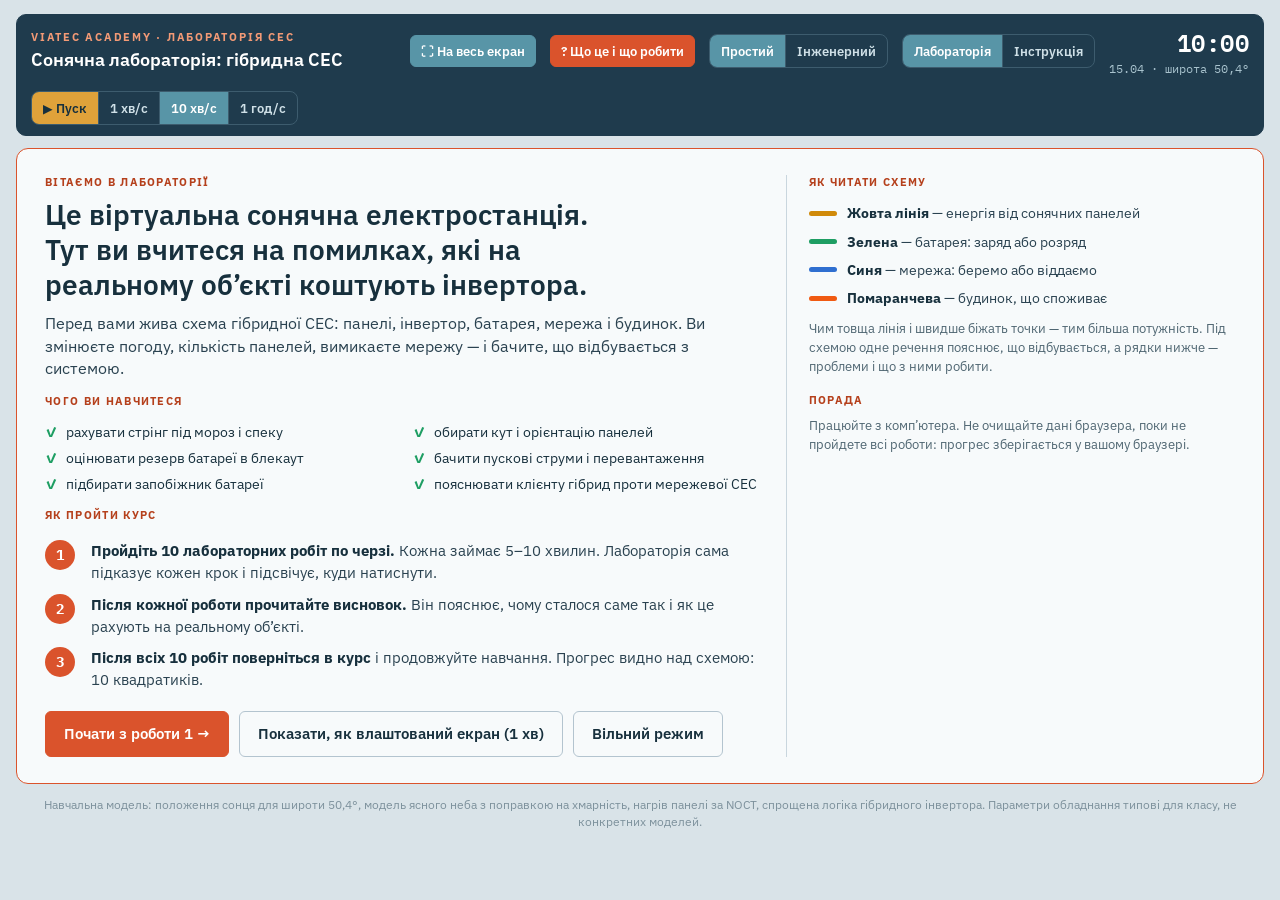
<file: lab/index.html>
<!doctype html>
<html lang="uk"><head><meta charset="utf-8"><meta name="viewport" content="width=device-width,initial-scale=1,viewport-fit=cover">
<title>Сонячна лабораторія Viatec</title>
<meta name="claude:viewport-fit-sides" content="cover">
<link rel="preconnect" href="https://fonts.googleapis.com">
<link rel="stylesheet" href="https://fonts.googleapis.com/css2?family=IBM+Plex+Sans:wght@400;500;600;700&family=IBM+Plex+Mono:wght@400;500;600&display=swap">
<style>
/* Layout: engineering HMI. Top bar (clock, speed, tabs) → [configuration | live single-line diagram | environment] → instruments → trend + alarm log. Second tab: full instruction. Deliberately single dark look, like a SCADA screen. */
:root{
  --bg:#D9E3E8; --panel:#F7FAFB; --panel2:#E9EFF3; --line:#C9D6DE; --line2:#B3C4CF;
  --ink:#17303D; --muted:#4F6672; --dim:#7D919C;
  --accent:#DA532C; --accent-ink:#B5401C; --accent-soft:#F8E1D8;
  --pv:#D08A0A; --bat:#1E9E63; --grid:#2F6FD0; --load:#F05A12; --soc:#7A4FD6;
  --ok:#1E9E63; --warn:#D08A0A; --err:#D2372B;
  --f:'IBM Plex Sans',system-ui,'Segoe UI',Arial,sans-serif;
  --mono:'IBM Plex Mono',ui-monospace,Consolas,monospace;
  color-scheme:light;
}
*{box-sizing:border-box}
body{background:var(--bg);color:var(--ink);font-family:var(--f);font-size:14px;line-height:1.45;margin:0}
.wrap{max-width:1440px;margin:0 auto;padding-block:14px 32px;padding-left:max(16px,env(safe-area-inset-left,0px));padding-right:max(16px,env(safe-area-inset-right,0px));display:flex;flex-direction:column;gap:12px}
h1,h2,h3{margin:0;font-weight:600;text-wrap:balance}
p{margin:0}
.bar{display:flex;align-items:center;gap:14px;flex-wrap:wrap;background:var(--panel);border:1px solid var(--line);border-radius:10px;padding:10px 14px}
.brand{display:flex;flex-direction:column;gap:1px;margin-right:auto;min-width:0}
.brand .e{font-size:11px;letter-spacing:.16em;text-transform:uppercase;color:var(--accent-ink);font-weight:700}
.brand h1{font-size:18px}
.clock{font-family:var(--mono);font-size:24px;font-weight:600;letter-spacing:.02em}
.date{font-family:var(--mono);font-size:12px;color:var(--muted)}
.seg{display:flex;border:1px solid var(--line2);border-radius:8px;overflow:hidden}
.seg button{font:inherit;font-size:12.5px;font-weight:600;background:transparent;color:var(--muted);border:none;padding:7px 11px;cursor:pointer;border-right:1px solid var(--line2)}
.seg button:last-child{border-right:none}
.seg button[aria-pressed="true"],.seg button[aria-selected="true"]{background:var(--accent);color:#fff}
button:focus-visible,select:focus-visible,input:focus-visible{outline:2px solid var(--accent);outline-offset:2px}

.main{display:grid;grid-template-columns:290px minmax(0,1fr) 320px;gap:12px;align-items:start}
.panel{background:var(--panel);border:1px solid var(--line);border-radius:10px;min-width:0}
.ph{display:flex;justify-content:space-between;align-items:center;gap:8px;padding:9px 12px;border-bottom:1px solid var(--line)}
.ph h2{font-size:12px;letter-spacing:.12em;text-transform:uppercase;color:var(--muted);font-weight:700}
.pb{padding:12px;display:flex;flex-direction:column;gap:12px}
.grp{display:flex;flex-direction:column;gap:9px;padding-bottom:12px;border-bottom:1px solid var(--line)}
.grp:last-child{border-bottom:none;padding-bottom:0}
.grp h3{font-size:11.5px;letter-spacing:.1em;text-transform:uppercase;color:var(--accent-ink);font-weight:700}
.sl{display:flex;flex-direction:column;gap:2px}
.sl .r{display:flex;justify-content:space-between;font-size:12.5px;color:var(--muted)}
.sl output{font-family:var(--mono);color:var(--ink);font-size:12.5px}
input[type=range]{width:100%;accent-color:var(--accent);height:18px;margin:0}
.sel{display:flex;flex-direction:column;gap:3px;font-size:12.5px;color:var(--muted)}
select{font:inherit;font-size:13px;color:var(--ink);background:var(--panel2);border:1px solid var(--line2);border-radius:6px;padding:6px 8px;width:100%}
.two{display:grid;grid-template-columns:1fr 1fr;gap:8px}
.chips{display:flex;flex-wrap:wrap;gap:6px}
.chip{font:inherit;font-size:12px;font-weight:600;background:var(--panel2);color:var(--muted);border:1px solid var(--line2);border-radius:6px;padding:5px 8px;cursor:pointer;display:flex;gap:6px;align-items:center}
.chip:disabled{cursor:default;opacity:.85}
.chip i{width:7px;height:7px;border-radius:4px;background:var(--dim)}
.chip[aria-pressed="true"]{color:var(--ink);border-color:var(--accent)}
.chip[aria-pressed="true"] i{background:var(--ok)}
.chip.danger[aria-pressed="false"]{border-color:var(--err);color:var(--err)}
.chip.danger[aria-pressed="false"] i{background:var(--err)}

.sld svg{display:block;width:100%;height:auto}
.sld text{font-family:var(--mono)}
.status{display:flex;gap:6px;flex-wrap:wrap;padding:10px 12px;border-top:1px solid var(--line);min-height:40px;align-items:center}
.al{font-size:13px;font-weight:500;line-height:1.4;padding:7px 11px;border-radius:6px;border:1px solid;flex:1 1 100%}
.al.e{color:var(--err);border-color:var(--err);background:#FBE4E1}
.al.w{color:var(--warn);border-color:#E5C98A;background:#FBF0D9}
.al.i{color:var(--muted);border-color:var(--line2)}
.al.ok{color:var(--ok);border-color:#CDEBDA}

.kv{display:grid;grid-template-columns:1fr auto;gap:4px 10px;font-size:12.5px}
.kv span:nth-child(odd){color:var(--muted)}
.kv span:nth-child(even){font-family:var(--mono);text-align:right}
.env svg{display:block;width:100%;height:auto}

.meters{display:grid;grid-template-columns:repeat(3,minmax(0,1fr));gap:12px}
.m{background:var(--panel);border:1px solid var(--line);border-radius:10px;padding:10px 12px;min-width:0;position:relative;overflow:hidden}
.m::before{content:"";position:absolute;left:0;top:0;bottom:0;width:3px;background:var(--c)}
.m .k{font-size:11px;letter-spacing:.1em;text-transform:uppercase;color:var(--muted);font-weight:700}
.m .v{font-family:var(--mono);font-size:24px;font-weight:600;line-height:1.2;font-variant-numeric:tabular-nums}
.m .v small{font-size:12px;color:var(--muted);margin-left:4px;font-weight:500}
.m .s{font-size:12px;color:var(--muted);font-family:var(--mono)}

.lower{display:grid;grid-template-columns:minmax(0,1.7fr) minmax(0,1fr);gap:12px}
canvas{width:100%;height:230px;display:block}
.legend{display:flex;gap:12px;flex-wrap:wrap;font-size:11.5px;color:var(--muted)}
.legend i{display:inline-block;width:14px;height:3px;margin-right:5px;vertical-align:middle}
.log{max-height:320px;overflow-y:auto;font-family:var(--mono);font-size:12px}
.log div{display:grid;grid-template-columns:44px 14px minmax(0,1fr);gap:6px;padding:6px 12px;border-bottom:1px solid var(--line)}
.log time{color:var(--dim)}
.log b{width:8px;height:8px;border-radius:2px;margin-top:5px;background:var(--dim)}
.log .e b{background:var(--err)} .log .w b{background:var(--warn)} .log .o b{background:var(--ok)}
.log .e span{color:#B0332A}
.mbar{display:flex;flex-direction:column;gap:10px}
.mbar svg{width:100%;height:auto;display:block}

.task{background:var(--accent-soft);border:1px solid #E9A58D;border-radius:10px;padding:10px 14px;display:grid;grid-template-columns:auto minmax(0,1fr) auto;gap:14px;align-items:center}
.task .l{font-size:11px;letter-spacing:.14em;text-transform:uppercase;color:var(--accent-ink);font-weight:700}
.task p{font-size:14px}
.task b{color:#B5401C}
.btn{font:inherit;font-size:12.5px;font-weight:600;background:transparent;color:var(--ink);border:1px solid var(--line2);border-radius:6px;padding:6px 10px;cursor:pointer}
.btn:hover{border-color:var(--accent)}

.doc{display:grid;grid-template-columns:240px minmax(0,1fr);gap:16px;align-items:start}
.toc{position:sticky;top:12px;background:var(--panel);border:1px solid var(--line);border-radius:10px;padding:12px;display:flex;flex-direction:column;gap:2px}
.toc a{color:var(--muted);text-decoration:none;font-size:13px;padding:5px 8px;border-radius:5px}
.toc a:hover{color:var(--ink);background:var(--panel2)}
.art{background:var(--panel);border:1px solid var(--line);border-radius:10px;padding:22px 26px;display:flex;flex-direction:column;gap:14px;min-width:0}
.art h2{font-size:20px;margin-top:10px;padding-top:14px;border-top:1px solid var(--line)}
.art h2:first-child{margin-top:0;padding-top:0;border-top:none}
.art p,.art li{color:#2A4250;max-width:78ch}
.art ul,.art ol{margin:0;padding-left:20px;display:flex;flex-direction:column;gap:4px}
.art b{color:var(--ink)}
.tw{overflow-x:auto}
.art table{border-collapse:collapse;width:100%;font-size:13px;min-width:560px}
.art th{text-align:left;color:var(--muted);font-weight:600;font-size:11.5px;letter-spacing:.06em;text-transform:uppercase;padding:7px 10px;border-bottom:1px solid var(--line2)}
.art td{padding:8px 10px;border-bottom:1px solid var(--line);vertical-align:top;color:#2A4250}
.art td:first-child{color:var(--ink);font-weight:600;white-space:nowrap}
.cards{display:grid;grid-template-columns:repeat(auto-fit,minmax(240px,1fr));gap:10px}
.cd{background:var(--panel2);border:1px solid var(--line2);border-radius:8px;padding:12px;display:flex;flex-direction:column;gap:6px}
.cd h4{margin:0;font-size:14px;font-weight:600}
.cd p{font-size:13px}
.cd .go{align-self:flex-start;margin-top:auto}
.lab{border:1px solid var(--line2);border-radius:8px;padding:14px;display:flex;flex-direction:column;gap:8px;background:var(--panel2)}
.lab .hd{display:flex;justify-content:space-between;gap:10px;align-items:baseline;flex-wrap:wrap}
.lab h4{margin:0;font-size:15px;font-weight:600}
.lab dl{display:grid;grid-template-columns:150px minmax(0,1fr);gap:6px 12px;margin:0;font-size:13px}
.lab dt{color:var(--muted)}
.lab dd{margin:0;color:#2A4250}
.foot{font-size:12px;color:var(--dim);text-align:center}
[hidden]{display:none!important}
.tries{display:flex;gap:6px;align-items:center;font-size:12.5px;color:var(--muted);margin-top:6px}
.tries i{width:12px;height:12px;border-radius:6px;background:var(--ok);display:inline-block}
.tries i.used{background:var(--line2)}
.reread{background:#FBF0D9;border:1px solid #E5C98A;border-radius:8px;padding:9px 11px;font-size:13.5px;margin-top:6px;color:var(--ink)}
.note{font-size:13px;color:var(--ok);margin-top:4px}
.goalT{font-weight:600;font-size:15px}
.theory{background:var(--panel2);border:1px solid var(--line);border-radius:8px;padding:8px 12px;margin-top:4px}
.theory summary{cursor:pointer;font-weight:700;color:var(--accent-ink);font-size:13.5px}
.theory p{margin-top:8px;font-size:14px;line-height:1.55}
.lessons{display:flex;flex-wrap:wrap;gap:6px 10px;align-items:center;margin-top:8px;font-size:13px}
.lesson{color:#2E6577;text-decoration:none;background:#E3EDF1;border:1px solid #BFD3DB;border-radius:6px;padding:4px 9px;font-weight:600}
.lesson:hover{background:#D3E4EA}
.howto{margin:4px 0 0;padding-left:18px;display:flex;flex-direction:column;gap:6px;font-size:13.5px;color:var(--ink)}
.flash{animation:fl 1.6s ease-out 1}
@keyframes fl{0%{background:#F8E1D8}100%{background:transparent}}
.bar #fsBtn{background:#5895A7;border-color:#5895A7;color:#fff}
:fullscreen{background:var(--bg);overflow:auto}
.lbl2{font-size:10.5px;letter-spacing:.12em;text-transform:uppercase;color:var(--muted);font-weight:700;margin-top:2px}
.doT{font-weight:600;color:var(--ink);font-size:15px}
.expT{color:var(--ink);font-size:14px;background:var(--panel);border-left:3px solid var(--ok);padding:5px 9px;border-radius:4px}
.nowBar{position:fixed;left:50%;bottom:calc(14px + env(safe-area-inset-bottom,0px));transform:translateX(-50%);z-index:50;background:#1F3B4D;color:#fff;border-radius:10px;padding:10px 14px;display:flex;gap:12px;align-items:center;box-shadow:0 6px 24px rgba(23,48,61,.35);width:min(920px,calc(100% - 24px));font-size:14px}
.nowBar .nbT{font:600 11px var(--mono);letter-spacing:.08em;text-transform:uppercase;color:#F39A76;white-space:nowrap}
.nowBar .nbS{flex:1;min-width:0}
.nowBar .btn{color:#fff;border-color:#5895A7;background:#5895A7;white-space:nowrap}
.tour-on{position:relative;z-index:70!important;box-shadow:0 0 0 4px #DA532C,0 0 0 9999px rgba(15,35,47,.55)!important;border-radius:10px}
.tourTip{position:fixed;left:50%;bottom:calc(18px + env(safe-area-inset-bottom,0px));transform:translateX(-50%);z-index:80;background:#F7FAFB;color:var(--ink);border-radius:12px;padding:16px 18px;width:min(560px,calc(100% - 24px));box-shadow:0 10px 40px rgba(0,0,0,.35);display:flex;flex-direction:column;gap:8px}
.tourTip h3{font-size:17px}
.tourTip p{font-size:14.5px;color:var(--ink)}
.tourTip .tn{font:600 11px var(--mono);letter-spacing:.1em;color:var(--accent-ink);text-transform:uppercase}
.tourTip .row{display:flex;gap:8px;justify-content:flex-end;flex-wrap:wrap;margin-top:4px}
.learn{display:grid;grid-template-columns:repeat(2,minmax(0,1fr));gap:6px 18px;margin:12px 0 0;padding:0;list-style:none}
.learn li{font-size:14px;color:var(--ink);display:flex;gap:8px}
.learn li::before{content:"✓";color:var(--ok);font-weight:700}
.bar{background:#1F3B4D;border-color:#1F3B4D}
.bar .brand h1,.bar .clock{color:#fff}
.bar .brand .e{color:#F39A76}
.bar .date{color:#A9C3CE}
.bar .seg{border-color:#3D5C6E}
.bar .seg button{color:#CFE0E7;border-right-color:#3D5C6E}
.bar .seg button[aria-pressed="true"],.bar .seg button[aria-selected="true"]{background:#5895A7;color:#fff}
.bar #helpBtn{background:#DA532C;border-color:#DA532C;color:#fff}
body.paused .bar #play{background:#E0A23A;color:#17303D}
.ph{background:#5895A7;border-bottom-color:#5895A7;border-radius:10px 10px 0 0}
.ph h2{color:#fff}
.ph .date,.ph .legend{color:#E6F0F4}
.panel{box-shadow:0 1px 2px rgba(23,48,61,.08)}
.task{background:#F3DCD2;border-color:#E9A58D}
body.welcoming #viewLab{display:none!important}
.welcome{display:grid;grid-template-columns:minmax(0,1.6fr) minmax(0,1fr);gap:22px;background:var(--panel);border:1px solid var(--accent);border-radius:12px;padding:26px 28px}
.welcome h2{font-size:clamp(20px,2.3vw,28px);line-height:1.25;margin:6px 0 10px}
.wlead{font-size:15.5px;color:#2A4250;max-width:70ch}
.wsteps{margin:16px 0 0;padding:0;list-style:none;counter-reset:w;display:flex;flex-direction:column;gap:10px}
.wsteps li{counter-increment:w;display:grid;grid-template-columns:34px minmax(0,1fr);gap:12px;font-size:15px;color:#2A4250}
.wsteps li::before{content:counter(w);width:30px;height:30px;border-radius:15px;background:var(--accent);color:#fff;display:grid;place-items:center;font:700 14px var(--mono)}
.wsteps b{color:var(--ink)}
.wact{display:flex;gap:10px;flex-wrap:wrap;margin-top:20px}
.btn.big{font-size:15px;padding:11px 18px}
.wr{border-left:1px solid var(--line);padding-left:22px;display:flex;flex-direction:column;gap:8px}
.legendL{list-style:none;margin:4px 0;padding:0;display:flex;flex-direction:column;gap:8px}
.legendL li{display:flex;gap:10px;align-items:center;font-size:14px;color:#2A4250}
.legendL i{width:28px;height:5px;border-radius:3px;flex-shrink:0}
.legendL b{color:var(--ink)}
#helpBtn{border-color:var(--accent);color:var(--accent-ink)}
@media (max-width:860px){.welcome{grid-template-columns:1fr}.wr{border-left:none;padding-left:0;border-top:1px solid var(--line);padding-top:14px}}
.sld{position:relative}
.pauseB{position:absolute;left:50%;top:52px;transform:translateX(-50%);z-index:2;font:600 13px var(--mono);letter-spacing:.04em;color:#fff;background:var(--warn);border:none;border-radius:6px;padding:7px 14px;cursor:pointer;box-shadow:0 4px 14px rgba(0,0,0,.15);white-space:nowrap;max-width:calc(100% - 24px);overflow:hidden;text-overflow:ellipsis}
body.paused #sld{filter:saturate(.3) opacity(.75)}
body.paused #play{background:var(--warn);color:#fff}
@media (prefers-reduced-motion:no-preference){body.paused #play{animation:pulse2 1.4s ease-in-out infinite}}
@keyframes pulse2{50%{background:#F2D59A}}
.chipw{display:inline-flex;gap:2px}
.chip.del{padding:5px 7px;color:var(--muted)}
.chip.del:hover{color:var(--err);border-color:var(--err)}
.addf summary{list-style:none;cursor:pointer;color:var(--accent-ink);border-color:var(--accent)}
.addf summary::-webkit-details-marker{display:none}
.addbox{display:flex;flex-direction:column;gap:8px;margin-top:8px;padding:10px;border:1px dashed var(--line2);border-radius:8px}
.addbox input{font:inherit;font-size:13px;color:var(--ink);background:var(--panel2);border:1px solid var(--line2);border-radius:6px;padding:6px 8px;width:100%}
.codebox{background:#E3F3E9;border:1px solid #CDEBDA;border-radius:8px;padding:10px 12px;display:flex;flex-direction:column;gap:4px;font-size:13.5px}
.codebox b{font-family:var(--mono);font-size:20px;color:var(--ok);letter-spacing:.04em}
.codebox span{color:var(--muted);font-size:12.5px}
table.codes{border-collapse:collapse;width:100%;font-size:13.5px}
table.codes td,table.codes th{padding:7px 10px;border-bottom:1px solid var(--line);text-align:left}
table.codes th{color:var(--muted);font-size:11.5px;text-transform:uppercase;letter-spacing:.06em}
table.codes b{font-family:var(--mono);color:var(--ok)}
.prog{display:flex;align-items:center;gap:10px;flex-wrap:wrap;font-size:12.5px;color:var(--muted)}
.prog .dots{display:flex;gap:4px}
.prog .dots button{width:26px;height:26px;border-radius:6px;border:1px solid var(--line2);background:var(--panel);color:var(--muted);font:600 11.5px var(--mono);cursor:pointer;padding:0}
.prog .dots button.ok{background:#CDEBDA;border-color:#8FCFAF;color:var(--ok)}
.prog .dots button.cur{border-color:var(--accent);color:var(--ink)}
.prog .bar{flex:0 0 160px;height:6px;border-radius:3px;background:var(--panel2);overflow:hidden}
.prog .bar i{display:block;height:100%;background:var(--accent)}
.btn:disabled{opacity:.45;cursor:not-allowed}
.cert{background:var(--panel);border:1px solid var(--ok);border-radius:10px;padding:16px;display:flex;flex-direction:column;gap:12px}
.cert .row{display:flex;gap:8px;flex-wrap:wrap;align-items:center}
.cert input{font:inherit;font-size:15px;background:var(--panel2);color:var(--ink);border:1px solid var(--line2);border-radius:6px;padding:8px 10px;min-width:0;flex:1 1 260px}
.cert img{width:100%;max-width:900px;border-radius:6px;border:1px solid var(--line2)}
.verify{display:flex;gap:8px;flex-wrap:wrap;align-items:center}
.verify input{font:inherit;background:var(--panel2);color:var(--ink);border:1px solid var(--line2);border-radius:6px;padding:7px 10px;flex:1 1 200px;min-width:0}
.guide{display:grid;grid-template-columns:minmax(0,1.4fr) minmax(0,1fr);gap:18px;background:var(--panel);border:1px solid var(--accent);border-radius:10px;padding:14px 16px;position:relative}
.gcol{display:flex;flex-direction:column;gap:6px;min-width:0}
.gq-col{border-left:1px solid var(--line);padding-left:18px}
.gh{font-size:11px;letter-spacing:.12em;text-transform:uppercase;color:var(--accent-ink);font-weight:700}
.gh.ok{color:var(--ok)}
.gq{font-weight:600;font-size:15px}
.muted{color:var(--muted);font-size:13px}
.gsteps{margin:0;padding:0;list-style:none;display:flex;flex-direction:column;gap:6px}
.gs{display:grid;grid-template-columns:26px minmax(0,1fr);gap:10px;align-items:start;padding:8px 10px;border-radius:8px;color:var(--muted)}
.gs .n{width:24px;height:24px;border-radius:12px;display:grid;place-items:center;font-family:var(--mono);font-size:12px;background:var(--panel2);border:1px solid var(--line2)}
.gs.cur{background:var(--accent-soft);color:var(--ink)}
.gs.cur .n{background:var(--accent);color:#fff;border-color:var(--accent)}
.gs.done .n{background:#CDEBDA;color:var(--ok);border-color:#CDEBDA}
.gs .btn{margin-top:6px}
.wait{color:var(--accent-ink);font-size:12.5px;margin-top:4px}
.opts{display:flex;flex-direction:column;gap:6px}
.opts label{display:flex;gap:8px;align-items:flex-start;background:var(--panel2);border:1px solid var(--line2);border-radius:6px;padding:7px 9px;cursor:pointer;font-size:13.5px}
.opts input{accent-color:var(--accent);margin-top:3px}
.ans{display:flex;align-items:center;gap:8px}
.ans input{font:inherit;font-family:var(--mono);font-size:16px;background:var(--panel2);color:var(--ink);border:1px solid var(--line2);border-radius:6px;padding:7px 10px;width:140px}
.btn.primary{background:var(--accent);color:#fff;border-color:var(--accent);align-self:flex-start}
.btn.small{font-size:12px;padding:4px 9px}
.fb{font-size:13.5px;padding:7px 10px;border-radius:6px}
.fb.ok{color:var(--ok);background:#E3F3E9}.fb.bad{color:var(--warn);background:#FBF0D9}
.actions{display:flex;gap:6px;flex-wrap:wrap;margin-top:6px}
.gx{position:absolute;top:8px;right:8px;padding:2px 9px;font-size:16px}
.hl{outline:3px solid var(--accent)!important;outline-offset:3px;border-radius:6px}
@media (prefers-reduced-motion:no-preference){.hl{animation:pulse 1.2s ease-in-out infinite}}
@keyframes pulse{50%{outline-color:rgba(255,106,19,.25)}}
@media (max-width:860px){.guide{grid-template-columns:1fr}.gq-col{border-left:none;padding-left:0;border-top:1px solid var(--line);padding-top:12px}}
body.simple .adv{display:none!important}
body.simple .main{grid-template-columns:260px minmax(0,1fr) 260px}
body:not(.simple) .only-simple{display:none!important}
body.simple .meters .m:nth-child(n+4){display:none}
.story{padding:12px 14px;border-top:1px solid var(--line);font-size:16px;line-height:1.5;color:var(--ink)}
.story b{font-family:var(--mono);font-weight:600}
.story .pv{color:var(--pv)} .story .bat{color:var(--bat)} .story .grid{color:var(--grid)} .story .load{color:var(--load)} .story .err{color:var(--err)}
.qbig{display:flex;flex-direction:column;gap:12px}
.qbig .chip{font-size:13.5px;padding:8px 10px}

@media (max-width:1200px){.main{grid-template-columns:280px minmax(0,1fr)}.envcol{grid-column:1/-1;display:grid!important;grid-template-columns:repeat(2,minmax(0,1fr));gap:12px}}
@media (max-width:860px){.main,.lower,.doc{grid-template-columns:minmax(0,1fr)}.envcol{grid-template-columns:minmax(0,1fr)!important}.toc{position:static}.task{grid-template-columns:1fr}}
@media (max-width:520px){.meters{grid-template-columns:repeat(2,minmax(0,1fr))}.art{padding:16px}.lab dl{grid-template-columns:1fr}}
</style>

</head><body>
<div class="wrap">
  <div class="bar">
    <div class="brand"><span class="e">Viatec Academy · Лабораторія СЕС</span><h1>Сонячна лабораторія: гібридна СЕС</h1></div>
    <button class="btn" id="fsBtn" type="button" title="Відкрити лабораторію на весь екран">⛶ На весь екран</button>
    <button class="btn" id="helpBtn" type="button">? Що це і що робити</button>
    <div class="seg" aria-label="Режим"><button id="mSimple" aria-pressed="true">Простий</button><button id="mPro" aria-pressed="false">Інженерний</button></div>
    <div class="seg" role="tablist" aria-label="Розділ"><button role="tab" id="tabLab" aria-selected="true">Лабораторія</button><button role="tab" id="tabDoc" aria-selected="false">Інструкція</button></div>
    <div style="display:flex;flex-direction:column;align-items:flex-end"><span class="clock" id="clock">10:00</span><span class="date" id="dateL">15.04 · широта 50,4°</span></div>
    <div class="seg" aria-label="Швидкість часу"><button id="play" aria-pressed="false">▶ Пуск</button><button data-speed="1" aria-pressed="false">1 хв/с</button><button data-speed="10" aria-pressed="true">10 хв/с</button><button data-speed="60" aria-pressed="false">1 год/с</button></div>
  </div>

  <section class="welcome" id="welcome" hidden aria-labelledby="wT">
    <div class="wl">
      <p class="gh">Вітаємо в лабораторії</p>
      <h2 id="wT">Це віртуальна сонячна електростанція. Тут ви вчитеся на помилках, які на реальному об’єкті коштують інвертора.</h2>
      <p class="wlead">Перед вами жива схема гібридної СЕС: панелі, інвертор, батарея, мережа і будинок. Ви змінюєте погоду, кількість панелей, вимикаєте мережу — і бачите, що відбувається з системою.</p>
      <p class="gh" style="margin-top:14px">Чого ви навчитеся</p>
      <ul class="learn"><li>рахувати стрінг під мороз і спеку</li><li>обирати кут і орієнтацію панелей</li><li>оцінювати резерв батареї в блекаут</li><li>бачити пускові струми і перевантаження</li><li>підбирати запобіжник батареї</li><li>пояснювати клієнту гібрид проти мережевої СЕС</li></ul>
      <p class="gh" style="margin-top:14px">Як пройти курс</p>
      <ol class="wsteps">
        <li><span><b>Пройдіть 10 лабораторних робіт по черзі.</b> Кожна займає 5–10 хвилин. Лабораторія сама підказує кожен крок і підсвічує, куди натиснути.</span></li>
        <li><span><b>Після кожної роботи прочитайте висновок.</b> Він пояснює, чому сталося саме так і як це рахують на реальному об’єкті.</span></li>
        <li><span><b>Після всіх 10 робіт поверніться в курс</b> і продовжуйте навчання. Прогрес видно над схемою: 10 квадратиків.</span></li>
      </ol>
      <div class="wact"><button class="btn primary big" id="wStart" type="button"></button><button class="btn big" id="wTour" type="button">Показати, як влаштований екран (1 хв)</button><button class="btn big" id="wFree" type="button">Вільний режим</button></div>
      <p class="muted" id="wProg"></p>
    </div>
    <div class="wr">
      <p class="gh">Як читати схему</p>
      <ul class="legendL">
        <li><i style="background:var(--pv)"></i><span><b>Жовта лінія</b> — енергія від сонячних панелей</span></li>
        <li><i style="background:var(--bat)"></i><span><b>Зелена</b> — батарея: заряд або розряд</span></li>
        <li><i style="background:var(--grid)"></i><span><b>Синя</b> — мережа: беремо або віддаємо</span></li>
        <li><i style="background:var(--load)"></i><span><b>Помаранчева</b> — будинок, що споживає</span></li>
      </ul>
      <p class="muted">Чим товща лінія і швидше біжать точки — тим більша потужність. Під схемою одне речення пояснює, що відбувається, а рядки нижче — проблеми і що з ними робити.</p>
      <p class="gh" style="margin-top:8px">Порада</p>
      <p class="muted">Працюйте з комп’ютера. Не очищайте дані браузера, поки не пройдете всі роботи: прогрес зберігається у вашому браузері.</p>
    </div>
  </section>
  <div id="viewLab" style="display:flex;flex-direction:column;gap:12px">
  <div class="task" id="task"><span class="l" id="taskL">Вільний режим</span><p id="taskQ">Зберіть систему ліворуч, задайте погоду праворуч і натисніть «Пуск». Повний опис можливостей і лабораторних робіт — у вкладці «Інструкція».</p><div style="display:flex;gap:6px;flex-wrap:wrap"><select id="expSel" aria-label="Лабораторна робота" style="width:auto"></select><button class="btn" id="resetAll">Скинути</button></div></div>
  <div class="prog" id="prog"></div>
  <section class="cert" id="cert" hidden></section>
  <section class="guide" id="guide" hidden aria-live="polite"></section>
  <div class="nowBar" id="nowBar" hidden></div>
  <div class="tourTip" id="tourTip" hidden role="dialog" aria-live="polite"></div>

  <div class="main">
    <section class="panel only-simple" aria-label="Головне"><div class="ph"><h2>Система</h2></div><div class="pb" id="quick"></div></section>
    <section class="panel adv" aria-label="Конфігурація системи">
      <div class="ph"><h2>Конфігурація</h2></div>
      <div class="pb" id="cfg"></div>
    </section>
    <div style="display:flex;flex-direction:column;gap:12px;min-width:0">
    <section class="panel sld" aria-label="Однолінійна схема">
      <div class="ph"><h2>Однолінійна схема · наживо</h2><span class="date" id="topoL"></span></div>
      <button class="pauseB" id="pauseB" type="button" aria-label="Пауза. Натисніть, щоб запустити">❚❚ ПАУЗА · час зупинено — натисніть, щоб запустити</button>
      <svg id="sld" viewBox="0 0 1000 540" role="img" aria-label="Однолінійна схема системи з потоками енергії"></svg>
      <p class="story" id="story"></p>
      <div class="status" id="alarms" aria-live="polite"></div>
    </section>
    <div class="meters" id="meters"></div>
    <section class="panel adv"><div class="ph"><h2>Тренд · 24 години</h2><div class="legend"><span><i style="background:var(--pv)"></i>PV</span><span><i style="background:var(--load)"></i>навантаження</span><span><i style="background:var(--bat)"></i>АКБ (+заряд)</span><span><i style="background:var(--grid)"></i>мережа (+імпорт)</span><span><i style="background:var(--soc)"></i>SOC</span></div></div><div class="pb"><canvas id="chart" aria-label="Тренд потужностей за 24 години"></canvas></div></section>
    </div>
    <aside class="envcol" style="display:flex;flex-direction:column;gap:12px">
      <section class="panel env"><div class="ph"><h2>Сонце і погода</h2></div><div class="pb" id="envCtl"></div></section>
      <section class="panel env adv"><div class="ph"><h2>Траєкторія сонця</h2><span class="date" id="sunL"></span></div><div class="pb"><svg id="sunpath" viewBox="0 0 280 150"></svg><div class="kv" id="envKv"></div></div></section>
      <section class="panel adv"><div class="ph"><h2>MPPT і журнал подій</h2></div><div class="pb mbar" id="mppt"></div><div class="log" id="log"></div></section>
    </aside>
  </div>

  </div>

  <div id="viewDoc" hidden></div>
  <p class="foot">Навчальна модель: положення сонця для широти 50,4°, модель ясного неба з поправкою на хмарність, нагрів панелі за NOCT, спрощена логіка гібридного інвертора. Параметри обладнання типові для класу, не конкретних моделей.</p>
</div>

<script>
(function(){
'use strict';
const $=s=>document.querySelector(s);
const clamp=(x,a,b)=>Math.max(a,Math.min(b,x));
const rad=d=>d*Math.PI/180, deg=r=>r*180/Math.PI;
function fmt(x,d=1){ if(!isFinite(x)) return '—'; let s=(+x).toFixed(d).replace('.',','); if(/^-0(,0*)?$/.test(s)) s=s.slice(1); return s; }
const LAT=50.4;
const MNOM=['Січень','Лютий','Березень','Квітень','Травень','Червень','Липень','Серпень','Вересень','Жовтень','Листопад','Грудень'];

const PANELS={
  p450:{n:'450 Вт · mono PERC',P:450,Voc:49.5,Vmp:41.5,Isc:11.6,Imp:10.85,kVoc:-0.27,kP:-0.35},
  p550:{n:'550 Вт · mono PERC',P:550,Voc:49.9,Vmp:42.0,Isc:14.0,Imp:13.1,kVoc:-0.27,kP:-0.35},
  p585:{n:'585 Вт · N-type TOPCon',P:585,Voc:52.0,Vmp:43.4,Isc:14.2,Imp:13.5,kVoc:-0.25,kP:-0.29}
};
const INVS={
  h5:{n:'Гібрид 5 кВт · 1ф · LV',type:'hyb',bus:'LV',P:5,vmax:500,mmin:125,mmax:425,imax:[13,13],isc:[17,17],pvMax:6.5,surge:1.6,batI:120},
  h8:{n:'Гібрид 8 кВт · 3ф · LV',type:'hyb',bus:'LV',P:8,vmax:500,mmin:150,mmax:425,imax:[13,13],isc:[17,17],pvMax:10.4,surge:2,batI:190},
  h12:{n:'Гібрид 12 кВт · 3ф · LV',type:'hyb',bus:'LV',P:12,vmax:500,mmin:150,mmax:425,imax:[26,13],isc:[34,17],pvMax:15.6,surge:2,batI:240},
  h20:{n:'Гібрид 20 кВт · 3ф · HV',type:'hyb',bus:'HV',P:20,vmax:1000,mmin:200,mmax:850,imax:[26,26],isc:[34,34],pvMax:26,surge:1.5,batI:50},
  g10:{n:'Мережевий 10 кВт · 3ф · без АКБ',type:'grid',bus:null,P:10,vmax:1100,mmin:160,mmax:1000,imax:[26,26],isc:[32,32],pvMax:15,surge:1.1,batI:0}
};
const MODS={LV:{V:51.2,Ah:100,Imax:100},HV:{V:102.4,Ah:50,Imax:50}};
const FUSES=[63,80,100,125,160,200,250,315];
const FEED=[
  {id:'lv',n:'Слабкострум: роутер, відео',w:80,k:1,fixed:true},
  {id:'fr',n:'Холодильники',w:150,k:3,cyc:.4},
  {id:'bg',n:'Котельня (газ)',w:120,k:2},
  {id:'li',n:'Освітлення',w:200,k:1},
  {id:'tv',n:'Розетки: ТВ, ПК',w:250,k:1},
  {id:'pu',n:'Насос свердловини',w:1100,k:4},
  {id:'kt',n:'Кухня: чайник',w:2000,k:1},
  {id:'bo',n:'Бойлер',w:2000,k:1,cyc:.6},
  {id:'ac',n:'Кондиціонер',w:1200,k:3},
  {id:'wm',n:'Пральна машина',w:2000,k:2}
];
const PROFILE={li:[[6,8],[17.5,23.5]],tv:[[19,23]],pu:[[7.5,7.7],[13,13.2],[19.5,19.75]],kt:[[7,7.15],[13,13.1],[19,19.15]],bo:[[5,7]],wm:[[10,11.2]],ac:[[13,18]]};

function defaults(){
  return {t:10,month:4,clouds:15,ta:15,inv:'h8',offgrid:false,panel:'p550',
    m1:{n:9,s:1,tilt:35,az:0},m2:{n:9,s:1,tilt:35,az:0},
    nb:2,minSoc:20,soc:60,mode:'self',fuse:250,batPlace:'warm',grid:true,exp:true,auto:true,
    feeds:{lv:true,fr:true,bg:true,li:false,tv:true,pu:false,kt:false,bo:false,ac:false,wm:false}};
}
let S=defaults(), speed=10, playing=false, trip=null, fuseBlown=false, flags={}, hist=[], lastRec=-1, logArr=[], dayE={pv:0,imp:0,exp:0,load:0};

function sunPos(t,month){
  const n=30.4*(month-1)+15, dec=23.45*Math.sin(rad(360/365*(284+n))), H=15*(t-12);
  const sa=Math.sin(rad(LAT))*Math.sin(rad(dec))+Math.cos(rad(LAT))*Math.cos(rad(dec))*Math.cos(rad(H));
  const alt=deg(Math.asin(clamp(sa,-1,1)));
  const caz=(Math.sin(rad(dec))-Math.sin(rad(alt))*Math.sin(rad(LAT)))/(Math.cos(rad(alt))*Math.cos(rad(LAT))+1e-9);
  let az=deg(Math.acos(clamp(caz,-1,1))); if(H>0) az=360-az;
  return {alt,az:az-180};
}
function sky(sp){
  const c=S.clouds/100; if(sp.alt<=0) return {dni:0,dhi:0,ghi:0};
  const am=1/(Math.sin(rad(sp.alt))+0.50572*Math.pow(sp.alt+6.07995,-1.6364));
  const dniC=1353*Math.pow(0.7,Math.pow(am,0.678)), sinA=Math.sin(rad(sp.alt));
  const dni=dniC*Math.pow(1-c,1.6), dhi=dniC*0.12*sinA+c*(1-c*0.55)*330*sinA+25*sinA;
  return {dni,dhi,ghi:dni*sinA+dhi};
}
function poa(sp,sk,tilt,az){
  if(sp.alt<=0) return {poa:0,cos:0};
  const b=rad(tilt), cos=Math.sin(rad(sp.alt))*Math.cos(b)+Math.cos(rad(sp.alt))*Math.sin(b)*Math.cos(rad(sp.az-az));
  return {poa:sk.dni*Math.max(0,cos)+sk.dhi*(1+Math.cos(b))/2+sk.ghi*0.2*(1-Math.cos(b))/2,cos};
}
function inProfile(id,t){ const r=PROFILE[id]; if(!r) return false; if(id==='ac'&&S.ta<26) return false; return r.some(([a,b])=>t>=a&&t<b); }
let CUSTOM=[]; try{CUSTOM=JSON.parse(localStorage.getItem('o4lab-custom')||'[]')}catch(e){}
CUSTOM.forEach(c=>FEED.push(c));
function saveCustom(){ try{localStorage.setItem('o4lab-custom',JSON.stringify(FEED.filter(f=>f.custom)))}catch(e){} }
const KOPTS=[[1,'Без двигуна: лампа, нагрівач, електроніка'],[2,'Невеликий двигун: вентилятор, пральна'],[3,'Компресор: холодильник, кондиціонер'],[4,'Насос, компресор великої потужності'],[5,'Поршневий компресор'],[6,'Важкий пуск: верстат, зварювання']];
const APPL=[['Обігрівач масляний',2000,1],['Тепловентилятор',2000,1],['Електрочайник',2000,1],['Мікрохвильова піч',1200,1],['Індукційна плита (конфорка)',1800,1],['Духова шафа',2500,1],['Посудомийна машина',1800,2],['Сушильна машина',2500,2],['Праска',2200,1],['Пилосос',1400,2],['Морозильна камера',200,3],['Кондиціонер 12 000 BTU',1200,3],['Тепловий насос',2500,3],['Циркуляційний насос опалення',80,2],['Насос свердловини 1,5 кВт',1500,4],['Електрокотел 6 кВт',6000,1],['Болгарка',2000,3],['Компресор повітряний',1500,5],['Зарядка електромобіля',3700,1],['Комп’ютер з монітором',350,1]];
function addFormHTML(){ const n=FEED.filter(f=>f.custom).length; return n>=12?'<p class="date">Додано максимум 12 приладів. Видаліть зайвий хрестиком.</p>':`<details class="addf"><summary class="chip" style="display:inline-flex">+ Додати прилад</summary>
  <div class="addbox"><label class="sel">Типовий прилад<select class="nfP"><option value="">Обрати зі списку…</option>${APPL.map((a,i)=>`<option value="${i}">${a[0]} · ${a[1]>=1000?fmt(a[1]/1000,1)+' кВт':a[1]+' Вт'}${a[2]>1?' · пуск ×'+a[2]:''}</option>`).join('')}</select></label>
  <p class="date">або введіть свій:</p><label class="sel">Назва<input type="text" class="nfN" maxlength="28" placeholder="напр. Обігрівач"></label>
  <label class="sel">Потужність, Вт<input type="number" class="nfW" min="10" max="10000" step="10" value="1000"></label>
  <label class="sel">Пусковий струм<select class="nfK">${KOPTS.map(([v,t])=>`<option value="${v}">×${v} — ${t}</option>`).join('')}</select></label>
  <button class="btn primary" data-add="1">Додати і увімкнути</button><p class="date addmsg"></p></div></details>`; }
function chipHTML(f,full){ return `<span class="chipw"><button class="chip" data-feed="${f.id}" aria-pressed="${!!feedOn(f)}"${S.auto&&PROFILE[f.id]?' disabled title="Керується автопрофілем"':''}><i></i>${f.n.split(':')[0]}${full||f.custom?' · '+(f.w>=1000?fmt(f.w/1000,1)+' кВт':f.w+' Вт'):''}${f.k>1&&f.custom?' · пуск ×'+f.k:''}</button>${f.custom?`<button class="chip del" data-delf="${f.id}" aria-label="Видалити ${f.n}">×</button>`:''}</span>`; }
function feedOn(f){ if(f.fixed||f.id==='fr'||f.id==='bg'||f.custom) return S.feeds[f.id]; return S.auto?inProfile(f.id,S.t):S.feeds[f.id]; }
function feedP(f,t){ let w=f.w; if(f.cyc&&((t*60)%30)/30>f.cyc) w*=0.05; return w/1000; }
function demand(){ let L=0; const per={}; FEED.forEach(f=>{ per[f.id]=feedOn(f)?feedP(f,S.t):0; L+=per[f.id]; }); return {L,per}; }

function mpptCalc(i,cfg,sp,sk,inv){
  const pn=PANELS[S.panel];
  if(!cfg.n||!cfg.s) return {on:false,p:0,pdc:0,vmp:0,voc:0,i:0,isc:0,poa:0,state:'off'};
  const ir=poa(sp,sk,cfg.tilt,cfg.az), tc=S.ta+ir.poa*0.03, lg=Math.log(Math.max(ir.poa,15)/1000);
  const voc=ir.poa>1?cfg.n*pn.Voc*(1+pn.kVoc/100*(tc-25))*(1+0.025*lg):0;
  const vmp=ir.poa>1?cfg.n*pn.Vmp*(1+pn.kP/100*(tc-25))*(1+0.03*lg):0;
  const pdc=Math.max(0,cfg.n*cfg.s*pn.P/1000*ir.poa/1000*(1+pn.kP/100*(tc-25))*0.96);
  let p=pdc, st='ok';
  const imp=cfg.s*pn.Imp*ir.poa/1000, isc=cfg.s*pn.Isc;
  if(voc>inv.vmax){p=0;st='over';}
  else if(ir.poa>20&&vmp<inv.mmin){p=pdc*Math.pow(clamp(vmp/inv.mmin,0,1),6);st='low';}
  else if(vmp>inv.mmax){p=pdc*inv.mmax/vmp;st='high';}
  if(st==='ok'&&imp>inv.imax[i]){p=pdc*inv.imax[i]/imp;st='clip';}
  return {on:true,p,pdc,poa:ir.poa,cos:ir.cos,tc,voc,vmp,i:Math.min(imp,inv.imax[i]),isc,iscOver:isc>inv.isc[i],state:st};
}
function step(dtH){
  const inv=INVS[S.inv], sp=sunPos(S.t,S.month), sk=sky(sp);
  const M=[mpptCalc(0,S.m1,sp,sk,inv),mpptCalc(1,S.m2,sp,sk,inv)];
  let pv=M[0].p+M[1].p, pdc=M[0].pdc+M[1].pdc, clipInv=false;
  if(pv>inv.pvMax){pv=inv.pvMax;clipInv=true;}
  const hasBat=inv.type==='hyb', mod=hasBat?MODS[inv.bus]:null, cap=hasBat?S.nb*5.12:0;
  const Vbat=!hasBat?0:inv.bus==='LV'?48+S.soc/100*6.5:S.nb*mod.V*(0.94+S.soc/100*0.1);
  const tBat=S.batPlace==='warm'?Math.max(S.ta,16):S.ta+3, cold=tBat<0;
  const Ilim=hasBat?(inv.bus==='LV'?Math.min(inv.batI,S.nb*mod.Imax):Math.min(inv.batI,mod.Imax)):0;
  const pLim=Ilim*Vbat/1000;
  const chgMax=hasBat&&!fuseBlown&&!cold?Math.min(pLim,cap*0.5):0, disMax=hasBat&&!fuseBlown?pLim:0;
  const gridAvail=S.grid&&!(S.offgrid&&hasBat);
  const D=demand(); let L=trip?0:D.L;
  let chg=0,dis=0,imp=0,exp=0,black=false,curt=0,anti=false;
  const socOK=S.soc>S.minSoc+0.01, full=S.soc>=99.9;
  if(inv.type==='grid'){
    if(gridAvail){ const a=Math.min(pv,L); const s=pv-a; imp=L-a; if(S.exp) exp=s; else {curt=s; pv-=s;} }
    else { anti=true; curt=pv; pv=0; black=L>0.001; L=0; }
  } else if(gridAvail){
    const a=Math.min(pv,L); let s=pv-a, d=L-a;
    chg=full?0:Math.min(s,chgMax); s-=chg;
    if(S.exp) exp=s; else {curt=s; pv-=s;}
    if(S.mode==='self'&&socOK){dis=Math.min(d,disMax); d-=dis;}
    if(S.mode==='backup'&&S.soc<95&&chgMax>0){const g=Math.max(0,Math.min(chgMax-chg,1.5)); chg+=g; imp+=g;}
    imp+=d;
  } else {
    if(L>inv.P&&!trip){trip=`Перевантаження виходу: ${fmt(L,1)} кВт > ${fmt(inv.P,0)} кВт`; addLog('e',trip+'. Інвертор вимкнув резервний вихід.'); L=0;}
    const a=Math.min(pv,L); let s=pv-a, d=L-a;
    chg=full?0:Math.min(s,chgMax); s-=chg; curt=s; pv-=s;
    if(d>0.001){ if(socOK){dis=Math.min(d,disMax); d-=dis;} if(d>0.005) black=true; }
    if(black){ pv=chg; dis=0; L=0; }
  }
  const Ibat=hasBat&&Vbat>0?Math.max(chg,dis)*1000/Vbat:0;
  if(hasBat&&!fuseBlown&&Ibat>S.fuse*1.05&&dtH>0){ fuseBlown=true; addLog('e',`Перегорів запобіжник АКБ ${S.fuse} А: струм ${fmt(Ibat,0)} А. Батарею відключено від інвертора.`); buildCfg(); }
  if(dtH>0&&hasBat) S.soc=clamp(S.soc+(chg*0.96-dis/0.96)/cap*100*dtH,0,100);
  if(dtH>0){ dayE.pv+=pv*dtH; dayE.imp+=imp*dtH; dayE.exp+=exp*dtH; dayE.load+=L*dtH; }
  return {sp,sk,M,pv,pdc,clipInv,L,D,chg,dis,imp,exp,black,curt,anti,hasBat,Vbat,Ibat,cap,tBat,cold:cold&&hasBat&&M.some(m=>m.poa>50),inv,gridAvail,pLim};
}

function hm(v){v=((v%24)+24)%24; const h=Math.floor(v), m=Math.floor((v-h)*60+1e-6); return String(h).padStart(2,'0')+':'+String(m).padStart(2,'0');}
function addLog(k,txt){ logArr.unshift({t:hm(S.t),k,txt}); logArr=logArr.slice(0,60); $('#log').innerHTML=logArr.map(l=>`<div class="${l.k}"><time>${l.t}</time><b></b><span>${l.txt}</span></div>`).join(''); }
function edge(key,cond,k,on,off){ if(cond&&!flags[key]){flags[key]=1; addLog(k,on);} else if(!cond&&flags[key]){flags[key]=0; if(off) addLog('o',off);} }

function rng(id,label,min,max,step,val,out){ return `<label class="sl"><span class="r">${label}<output id="o-${id}">${out(val)}</output></span><input type="range" id="${id}" min="${min}" max="${max}" step="${step}" value="${val}"></label>`; }
function sel(id,label,val,opts){ return `<label class="sel">${label}<select id="${id}">${opts.map(([v,t])=>`<option value="${v}"${String(v)===String(val)?' selected':''}>${t}</option>`).join('')}</select></label>`; }
const azT=v=>+v===0?'Пд':+v<0?`Сх ${-v}°`:`Зх ${v}°`;
function buildCfg(){
  buildQuick();
  const inv=INVS[S.inv];
  const mp=(k,i)=>{const c=S[k]; return `<div class="grp"><h3>MPPT ${i}${i===2?' · можна інша орієнтація':''}</h3>
    <div class="two">${sel(k+'-n','Панелей у стрінгу',c.n,[[0,'вимкнено'],...Array.from({length:22},(_,j)=>[j+3,j+3])])}${sel(k+'-s','Стрінгів',c.s,[[1,'1'],[2,'2 паралельно']])}</div>
    ${rng(k+'-tilt','Кут нахилу',0,90,1,c.tilt,v=>v+'°')}${rng(k+'-az','Азимут',-90,90,5,c.az,azT)}</div>`;};
  $('#cfg').innerHTML=`<div class="grp"><h3>Інвертор і топологія</h3>
    ${sel('inv','Інвертор',S.inv,Object.entries(INVS).map(([k,v])=>[k,v.n]))}
    ${inv.type==='hyb'?`<div class="chips"><button class="chip" id="cOff" aria-pressed="${S.offgrid}"><i></i>Автономна система (без мережі)</button></div>`:''}
    ${sel('panel','Панель',S.panel,Object.entries(PANELS).map(([k,v])=>[k,v.n]))}</div>
    ${mp('m1',1)}${mp('m2',2)}
    ${inv.type==='hyb'?`<div class="grp"><h3>Батарея ${inv.bus} · BMS</h3>
      <div class="two">${sel('nb',inv.bus==='LV'?'Модулів паралельно':'Модулів послідовно',S.nb,(inv.bus==='LV'?[1,2,3,4,5,6]:[2,3,4,5,6,7,8]).map(x=>[x,`${x} × 5,12 кВт·год`]))}${sel('fuse','Запобіжник АКБ',S.fuse,FUSES.map(f=>[f,f+' А']))}</div>
      ${sel('mode','Режим роботи',S.mode,[['self','Самоспоживання'],['backup','Резерв (тримати заряд)']])}
      <div class="two">${rng('minSoc','Мін. SOC',5,50,5,S.minSoc,v=>v+' %')}${rng('soc','SOC зараз',0,100,1,Math.round(S.soc),v=>v+' %')}</div>
      ${sel('batPlace','Розміщення',S.batPlace,[['warm','Опалюване приміщення'],['cold','Неопалюваний гараж']])}</div>`:''}
    ${inv.type==='hyb'&&S.offgrid?'':`<div class="grp"><h3>Мережа</h3><div class="chips">
      <button class="chip danger" id="cGrid" aria-pressed="${S.grid}"><i></i>${S.grid?'Мережа 0,4 кВ є':'Мережі немає'}</button>
      <button class="chip" id="cExp" aria-pressed="${S.exp}"><i></i>Експорт у мережу</button></div></div>`}
    ${trip||fuseBlown?`<div class="grp"><button class="chip" id="cReset" style="border-color:var(--err);color:var(--err)">Скинути аварію і замінити запобіжник</button></div>`:''}
    <div class="grp"><h3>Навантаження · фідери</h3><div class="chips"><button class="chip" id="cAuto" aria-pressed="${S.auto}"><i></i>Автопрофіль доби</button></div>
      <div class="chips">${FEED.filter(f=>!f.fixed).map(f=>chipHTML(f,true)).join('')}</div>${addFormHTML()}
      ${S.auto?'<p class="date">Автопрофіль вмикає світло, чайник, насос, бойлер і кондиціонер за типовим розкладом доби. Вимкніть його, щоб керувати вручну.</p>':''}</div>`;
}
function buildQuick(){
  const inv=INVS[S.inv];
  $('#quick').innerHTML=`<div class="qbig">${sel('q-inv','Інвертор',S.inv,Object.entries(INVS).map(([k,v])=>[k,v.n]))}
    ${sel('q-n','Панелі',S.m1.n,Array.from({length:12},(_,j)=>[j+4,`2 стрінги × ${j+4} = ${(j+4)*2} шт · ${fmt((j+4)*2*PANELS[S.panel].P/1000,1)} кВт`]))}
    ${inv.type==='hyb'?sel('q-nb','Батарея',S.nb,(inv.bus==='LV'?[1,2,3,4,5,6]:[2,3,4,5,6,7,8]).map(x=>[x,`${x} ${x===1?'модуль':x<5?'модулі':'модулів'} · ${fmt(x*5.12,1)} кВт·год`])):'<p class="date">Мережевий інвертор працює без батареї.</p>'}
    ${rng('q-tilt','Кут нахилу панелей',0,90,1,S.m1.tilt,v=>v+'°')}
    <div class="chips"><button class="chip danger" id="qGrid" aria-pressed="${S.grid}"><i></i>${S.grid?'Мережа є — вимкнути':'Мережі немає — увімкнути'}</button>
    ${trip||fuseBlown?`<button class="chip" id="qReset" style="border-color:var(--err);color:var(--err)">Скинути аварію</button>`:''}</div>
    <div class="chips">${FEED.filter(f=>!f.fixed&&(!S.auto||f.custom)).map(f=>chipHTML(f,false)).join('')}</div>${addFormHTML()}
    <p class="date">Решта налаштувань — у режимі «Інженерний».</p></div>`;
}
function story(o){
  const f=x=>`<b>${fmt(x,1)} кВт</b>`; const p=[];
  if(trip) p.push(`<span class="err">Аварія інвертора: ${trip}.</span> Натисніть «Скинути аварію».`);
  else if(o.anti) p.push(`<span class="err">Мережі немає — мережевий інвертор зупинився.</span> Сонце світить, але будинок без світла.`);
  else if(o.M.some(m=>m.state==='over')) p.push(`<span class="err">Напруга панелей перевищила межу інвертора.</span> Зменшіть кількість панелей у стрінгу.`);
  else if(o.black) p.push(`<span class="err">Будинок без світла:</span> мережі немає, а батарея розряджена до мінімуму.`);
  else{
    p.push(o.pv>0.05?`Сонце дає <span class="pv">${f(o.pv)}</span>.`:o.sp.alt>0?'Сонця майже немає.':'Ніч, панелі не працюють.');
    p.push(`Будинок споживає <span class="load">${f(o.L)}</span>.`);
    if(o.chg>0.05) p.push(`Батарея заряджається: <span class="bat">${f(o.chg)}</span>.`); else if(o.dis>0.05) p.push(`Батарея віддає <span class="bat">${f(o.dis)}</span>.`);
    if(o.imp>0.05) p.push(`З мережі береться <span class="grid">${f(o.imp)}</span>.`); else if(o.exp>0.05) p.push(`Надлишок <span class="grid">${f(o.exp)}</span> іде в мережу.`);
    if(!o.gridAvail) p.push('Мережі немає — будинок живиться від станції.');
    if(o.cold) p.push('<span class="err">Батарея на морозі — заряд заборонено.</span>');
  }
  $('#story').innerHTML=p.join(' ');
}
function setMode(simple){ document.body.classList.toggle('simple',simple); $('#mSimple').setAttribute('aria-pressed',simple); $('#mPro').setAttribute('aria-pressed',!simple); try{localStorage.setItem('o4lab-mode',simple?'s':'p')}catch(e){} setTimeout(drawChart,0); }
function buildEnvCtl(){
  $('#envCtl').innerHTML=rng('t','Час',0,23.75,0.25,S.t,hm)+rng('month','Місяць',1,12,1,S.month,v=>MNOM[v-1])+rng('clouds','Хмарність',0,100,5,S.clouds,v=>v+' %')+rng('ta','Температура повітря',-25,40,1,S.ta,v=>(v>0?'+':'')+v+' °C');
}
const OUT={t:hm,month:v=>MNOM[v-1],clouds:v=>v+' %',ta:v=>(v>0?'+':'')+v+' °C',minSoc:v=>v+' %',soc:v=>v+' %','m1-tilt':v=>v+'°','m2-tilt':v=>v+'°','m1-az':azT,'m2-az':azT};
document.addEventListener('input',e=>{
  if(e.target.id==='q-tilt'){ const v=+e.target.value; S.m1.tilt=v; S.m2.tilt=v; $('#o-q-tilt').textContent=v+'°'; ['m1-tilt','m2-tilt'].forEach(i=>{const el=$('#'+i); if(el){el.value=v; $('#o-'+i).textContent=v+'°';}}); buildSldSoon(); return; }
  const id=e.target.id; if(!id||!(id in OUT)) return; const v=+e.target.value;
  if(/^m[12]-/.test(id)){ const [k,f]=id.split('-'); S[k][f]=v; buildSldSoon(); } else S[id]=v;
  $('#o-'+id).textContent=OUT[id](v);
  if(id==='month') drawSunPath(true);
});
let sldT=null; function buildSldSoon(){ clearTimeout(sldT); sldT=setTimeout(buildSld,120); }
document.addEventListener('change',e=>{
  if(e.target.classList&&e.target.classList.contains('nfP')){ const a=APPL[+e.target.value]; if(!a) return; const box=e.target.closest('.addbox'); box.querySelector('.nfN').value=a[0]; box.querySelector('.nfW').value=a[1]; const k=box.querySelector('.nfK'); k.value=String(a[2]); if(k.value!==String(a[2])) k.value='1'; box.querySelector('.addmsg').textContent='Перевірте дані і натисніть «Додати і увімкнути».'; return; }
  const id=e.target.id, v=e.target.value;
  if(id==='inv'){ S.inv=v; const inv=INVS[v]; S.nb=inv.bus==='HV'?4:2; S.fuse=inv.bus==='HV'?63:250; trip=null; fuseBlown=false; if(inv.type!=='hyb') S.offgrid=false; buildCfg(); buildSld(); }
  else if(id==='panel'){ S.panel=v; buildSld(); }
  else if(/^m[12]-(n|s)$/.test(id)){ const [k,f]=id.split('-'); S[k][f]=+v; buildSld(); if(f==='n') setTimeout(()=>labAttempt('n'),30); }
  else if(id==='nb'||id==='fuse'){ S[id]=+v; buildSld(); }
  else if(id==='mode'||id==='batPlace'){ S[id]=v; }
  else if(id==='expSel'){ if(v) startExp(v); }
  else if(id==='q-inv'){ $('#inv').value=v; $('#inv').dispatchEvent(new Event('change',{bubbles:true})); }
  else if(id==='q-n'){ S.m1.n=+v; S.m2.n=+v; S.m1.s=1; S.m2.s=1; buildCfg(); buildSld(); setTimeout(()=>labAttempt('n'),30); }
  else if(id==='q-nb'){ S.nb=+v; buildCfg(); buildSld(); }
});
document.addEventListener('click',e=>{
  const b=e.target.closest('button'); if(!b) return;
  if(b.id==='cGrid'||b.id==='qGrid'){ S.grid=!S.grid; addLog(S.grid?'o':'w',S.grid?'Мережу відновлено, інвертор синхронізувався.':(INVS[S.inv].type==='grid'?'Мережа зникла. Мережевий інвертор зупинився — захист від острівного режиму.':'Мережа зникла. Гібрид перейшов на АКБ за ~10 мс.')); if(S.grid) trip=null; buildCfg(); return; }
  if(b.id==='cOff'){ S.offgrid=!S.offgrid; buildCfg(); buildSld(); return; }
  if(b.id==='cExp'){ S.exp=!S.exp; b.setAttribute('aria-pressed',S.exp); return; }
  if(b.id==='cAuto'){ S.auto=!S.auto; buildCfg(); return; }
  if(b.id==='cReset'||b.id==='qReset'){ trip=null; fuseBlown=false; addLog('o','Аварію скинуто, інвертор перезапущено.'); buildCfg(); return; }
  if(b.dataset.add){ const box=b.closest('.addbox'); const n=box.querySelector('.nfN').value.trim(), w=+box.querySelector('.nfW').value, k=+box.querySelector('.nfK').value;
    if(n.length<2||!(w>=10&&w<=10000)){ box.querySelector('.addmsg').textContent='Вкажіть назву і потужність від 10 до 10 000 Вт.'; return; }
    const id='c'+Date.now().toString(36); const f={id,n:n.replace(/[<>&"]/g,''),w,k,custom:true}; FEED.push(f); saveCustom();
    const inv=INVS[S.inv], L=demand().L, pk=L+w/1000*k, island=inv.type==='hyb'&&!(S.grid&&!S.offgrid);
    if(island&&k>1&&pk>inv.P*inv.surge&&!trip){ trip=`Пуск «${f.n}»: пік ${fmt(pk,1)} кВт > ${fmt(inv.P*inv.surge,1)} кВт`; addLog('e',trip+'. Інвертор аварійно вимкнув вихід.'); }
    else addLog('i',`Додано прилад «${f.n}» ${fmt(w/1000,2)} кВт${k>1?`, пусковий пік ×${k}`:''}.`);
    S.feeds[id]=true; buildCfg(); buildSld(); return; }
  if(b.dataset.delf){ const i=FEED.findIndex(x=>x.id===b.dataset.delf); if(i>=0){ addLog('i',`Прилад «${FEED[i].n}» видалено.`); FEED.splice(i,1); delete S.feeds[b.dataset.delf]; saveCustom(); buildCfg(); buildSld(); } return; }
  if(b.dataset.feed){ const f=FEED.find(x=>x.id===b.dataset.feed), on=!S.feeds[f.id], inv=INVS[S.inv];
    if(on&&!trip&&f.k>1){ const L=demand().L, pk=L+f.w/1000*f.k, island=inv.type==='hyb'&&!(S.grid&&!S.offgrid);
      if(island&&pk>inv.P*inv.surge){ trip=`Пуск «${f.n}»: пік ${fmt(pk,1)} кВт > ${fmt(inv.P*inv.surge,1)} кВт`; addLog('e',trip+'. Інвертор аварійно вимкнув вихід.'); }
      else addLog('i',`Пуск «${f.n}»: пусковий пік ${fmt(pk,1)} кВт ${island?`у межах ${fmt(inv.P*inv.surge,1)} кВт інвертора`:'покрито мережею'}.`); }
    S.feeds[f.id]=on; buildCfg(); return; }
  if(b.id==='mSimple'||b.id==='mPro'){ setMode(b.id==='mSimple'); return; }
  if(b.id==='pauseB'){ playing=true; setPlay(); return; }
  if(b.id==='play'){ playing=!playing; setPlay(); return; }
  if(b.dataset.speed){ speed=+b.dataset.speed; document.querySelectorAll('[data-speed]').forEach(x=>x.setAttribute('aria-pressed',x===b)); playing=true; setPlay(); return; }
  if(b.id==='resetAll'){ reset(); return; }
  if(b.id==='tabLab'||b.id==='tabDoc'){ const doc=b.id==='tabDoc'; document.body.classList.remove('welcoming'); $('#welcome').hidden=true; $('#tabLab').setAttribute('aria-selected',!doc); $('#tabDoc').setAttribute('aria-selected',doc); $('#viewLab').hidden=doc; $('#viewDoc').hidden=!doc; if(!doc) setTimeout(drawChart,0); window.scrollTo({top:0}); return; }
  if(b.dataset.go){ $('#tabLab').click(); startExp(b.dataset.go); return; }
});
function setPlay(){ const b=$('#play'); b.setAttribute('aria-pressed',playing); b.textContent=playing?'❚❚ Пауза':'▶ Пуск'; }
function clearRun(){ trip=null; fuseBlown=false; flags={}; hist=[]; lastRec=-1; dayE={pv:0,imp:0,exp:0,load:0}; logArr=[]; $('#log').innerHTML=''; }
function reset(){ S=defaults(); clearRun(); playing=false; setPlay(); LAB=null; renderGuide();
  $('#taskL').textContent='Вільний режим'; $('#taskQ').textContent='Зберіть систему ліворуч, задайте погоду праворуч і натисніть «Пуск». Повний опис можливостей і лабораторних робіт — у вкладці «Інструкція».'; $('#expSel').value='';
  buildCfg(); buildEnvCtl(); buildSld(); drawSunPath(true); addLog('i','Лабораторію скинуто до початкових умов.'); }

/* ── однолінійна схема ── */
function buildSld(){
  const inv=INVS[S.inv], hyb=inv.type==='hyb', off=S.offgrid&&hyb, pn=PANELS[S.panel];
  $('#topoL').textContent=(inv.type==='grid'?'мережева СЕС':off?'автономна СЕС':'гібридна СЕС');
  const T=(x,y,t,o={})=>`<text x="${x}" y="${y}" font-size="${o.s||12}" fill="${o.c||'#4F6672'}" text-anchor="${o.a||'start'}"${o.id?` id="${o.id}"`:''} font-weight="${o.w||400}">${t}</text>`;
  const track=(id,d)=>`<path d="${d}" stroke="#CFDCE3" stroke-width="7" fill="none" stroke-linejoin="round"/><path id="${id}" d="${d}" stroke="#555" stroke-width="3" fill="none" stroke-dasharray="2 12" stroke-linecap="round" stroke-linejoin="round" opacity="0"/>`;
  const pvSym=(x,y,i,c)=>`<rect x="${x}" y="${y}" width="120" height="70" rx="3" fill="#F7FAFB" stroke="#D08A0A" stroke-width="1.6" id="pv${i}box"/>
     ${[1,2,3,4].map(k=>`<line x1="${x+24*k}" y1="${y}" x2="${x+24*k}" y2="${y+70}" stroke="#BCCBD4"/>`).join('')}<line x1="${x}" y1="${y+35}" x2="${x+120}" y2="${y+35}" stroke="#BCCBD4"/>
     <path d="M${x+6} ${y-16} l12 10 M${x+24} ${y-18} l10 12" stroke="#D08A0A" stroke-width="1.5"/>
     ${T(x,y+88,`PV${i} · ${c.s>1?c.s+'×':''}${c.n}×${pn.P} Вт`,{c:'#17303D',w:600})}${T(x,y+103,`${fmt(c.n*c.s*pn.P/1000,2)} кВт · ${c.tilt}° · ${azT(c.az)}`,{s:11})}`;
  const sw=(x,y,id)=>`<g id="${id}"><circle cx="${x}" cy="${y}" r="3" fill="#4F6672"/><line class="blade" x1="${x}" y1="${y}" x2="${x+28}" y2="${y-9}" stroke="#17303D" stroke-width="2"/><circle cx="${x+30}" cy="${y}" r="3" fill="#4F6672"/></g>`;
  let s='';
  const on1=S.m1.n>0, on2=S.m2.n>0;
  if(on1){ s+=track('fPv1','M160 95 H330')+pvSym(40,60,1,S.m1)+sw(205,95,'qs1')+T(205,80,'QS1',{s:10})+T(166,114,'',{id:'tPv1',s:10.5,c:'#D08A0A'}); }
  if(on2){ s+=track('fPv2','M160 245 H330')+pvSym(40,210,2,S.m2)+sw(205,245,'qs2')+T(205,230,'QS2',{s:10})+T(166,264,'',{id:'tPv2',s:10.5,c:'#D08A0A'}); }
  s+=`<rect x="330" y="55" width="220" height="250" rx="6" fill="#E9EFF3" stroke="#7D919C" stroke-width="1.5" id="invBox"/>`;
  s+=T(440,78,`${inv.type==='grid'?'Мережевий':'Гібридний'} інвертор ${inv.P} кВт`,{a:'middle',s:12,c:'#17303D',w:600});
  s+=(on1?T(340,99,'MPPT1',{s:10.5}):'')+(on2?T(340,249,'MPPT2',{s:10.5}):'')+T(440,128,'DC-шина',{a:'middle',s:10.5})+`<path d="M400 136 h80 M400 144 h80" stroke="#7D919C"/>`+T(440,170,'DC/AC',{a:'middle',s:10.5})+`<path d="M425 178 q7 -8 15 0 t15 0" stroke="#7D919C" fill="none"/>`;
  s+=`<rect x="355" y="198" width="170" height="44" rx="4" fill="#D9E3E8" stroke="#C9D6DE"/>`+T(440,216,'',{id:'invMode',a:'middle',s:12,w:600,c:'#1E9E63'})+T(440,234,'',{id:'invLoad',a:'middle',s:10.5});
  if(!off) s+=T(544,114,'GRID',{a:'end',s:9.5});
  if(hyb) s+=T(544,256,'LOAD',{a:'end',s:9.5})+T(440,298,'BAT',{a:'middle',s:9.5});
  if(hyb){
    s+=track('fBat','M440 305 V420');
    s+=`<rect x="430" y="334" width="20" height="40" rx="2" fill="#F7FAFB" stroke="#17303D" stroke-width="1.5"/><line id="fuWire" x1="440" y1="334" x2="440" y2="374" stroke="#17303D" stroke-width="1.5"/>`+T(458,350,`FU1 ${S.fuse} А`,{s:11,c:'#17303D'})+T(458,366,'DC',{s:10});
    s+=`<rect x="380" y="420" width="120" height="96" rx="4" fill="#F7FAFB" stroke="#1E9E63" stroke-width="1.6"/>
      <path d="M396 444 v26 M407 450 v14 M418 444 v26 M429 450 v14" stroke="#1E9E63" stroke-width="2.5"/>
      <rect x="458" y="430" width="30" height="76" rx="2" fill="none" stroke="#7D919C"/><rect id="socBar" x="460" y="432" width="26" height="72" fill="#1E9E63"/>`;
    s+=T(390,492,'',{id:'tSoc',s:12.5,c:'#17303D',w:600})+T(390,508,`${S.nb}×5,12 кВт·год ${inv.bus}`,{s:10});
    s+=T(370,450,'',{id:'tBat',s:11,a:'end',c:'#1E9E63'})+T(370,466,'',{id:'tBat2',s:11,a:'end'})+T(370,482,'',{id:'tBat3',s:10.5,a:'end'});
  }
  const gx=880;
  if(!off){
    s+=track('fGrid','M550 120 H862');
    s+=sw(600,120,'qf1')+T(600,104,'QF1',{s:10});
    s+=`<rect x="690" y="104" width="54" height="32" rx="3" fill="#F7FAFB" stroke="#2F6FD0"/>`+T(717,124,'kWh',{a:'middle',s:11,c:'#2F6FD0'})+T(717,150,'лічильник ⇄',{a:'middle',s:9.5});
    s+=`<circle id="gC1" cx="${gx}" cy="120" r="18" fill="none" stroke="#2F6FD0" stroke-width="1.8"/><circle id="gC2" cx="${gx+24}" cy="120" r="18" fill="none" stroke="#2F6FD0" stroke-width="1.8"/>`;
    s+=T(gx+12,158,'Мережа 0,4 кВ',{a:'middle',s:11,c:'#17303D'})+T(gx+12,174,'',{id:'tGridS',a:'middle',s:10})+T(800,98,'',{id:'tGrid',s:11,a:'middle',c:'#2F6FD0'});
  } else s+=T(600,124,'мережа не підключена — автономна система',{s:11,c:'#7D919C'});
  const busTop=hyb?262:200;
  s+=track('fLoad',hyb?'M550 262 H680':'M780 120 V200 H680');
  if(hyb) s+=sw(600,262,'qf2')+T(600,246,'QF2',{s:10});
  s+=`<line x1="680" y1="${busTop-8}" x2="680" y2="${busTop+18+(FEED.length-1)*24}" stroke="#17303D" stroke-width="3"/>`;
  s+=T(690,busTop-14,hyb?'Щит резервного живлення':'Щит будинку',{s:11,c:'#17303D',w:600});
  s+=T(hyb?560:690,hyb?busTop+28:busTop-30,'',{id:'tLoad',s:11,c:'#F05A12'});
  FEED.forEach((f,i)=>{ const y=busTop+16+i*24;
    s+=`<line x1="680" y1="${y}" x2="710" y2="${y}" stroke="#7D919C" stroke-width="1.5"/><rect x="710" y="${y-5}" width="12" height="10" fill="none" stroke="#7D919C"/><line x1="722" y1="${y}" x2="740" y2="${y}" stroke="#7D919C" stroke-width="1.5"/>
      <circle id="fd-${f.id}" cx="748" cy="${y}" r="4" fill="#B3C4CF"/>`+T(760,y+4,f.n,{s:11,id:'fn-'+f.id})+T(992,y+4,'',{id:'fv-'+f.id,s:11,a:'end'});
  });
  $('#sld').setAttribute('viewBox',`0 0 1000 ${Math.max(540,busTop+16+(FEED.length-1)*24+24)}`);
  $('#sld').innerHTML=s;
}
let dash={};
function flow(id,p,dir,col,dt){ const el=document.getElementById(id); if(!el) return; const a=Math.abs(p);
  el.setAttribute('opacity',a>0.02?1:0); el.setAttribute('stroke',col); el.setAttribute('stroke-width',(2.5+Math.min(a,12)*0.45).toFixed(1));
  dash[id]=(dash[id]||0)+dt*(18+a*20)*dir; el.setAttribute('stroke-dashoffset',(-dash[id]).toFixed(1)); }
function txt(id,t,c){ const el=document.getElementById(id); if(el){ el.textContent=t; if(c) el.setAttribute('fill',c);} }
function updSld(o,dt){
  const inv=o.inv, M=o.M, blink=Math.floor(performance.now()/400)%2;
  flow('fPv1',M[0].p,1,'#D08A0A',dt); flow('fPv2',M[1].p,1,'#D08A0A',dt);
  [0,1].forEach(i=>{ const m=M[i]; txt('tPv'+(i+1),m.on&&m.poa>1?`${fmt(m.p,2)} кВт · ${Math.round(m.vmp)} В · ${fmt(m.i,1)} А`:'0 кВт · ніч');
    const b=document.getElementById('pv'+(i+1)+'box'); if(b){ b.setAttribute('stroke',(m.state==='over'||m.iscOver)?(blink?'#D2372B':'#F7D3CE'):'#D08A0A'); b.setAttribute('fill',`rgba(208,138,10,${(clamp(m.poa/1000,0,1)*0.25).toFixed(3)})`);} });
  if(o.hasBat){ flow('fBat',o.chg-o.dis,o.chg>=o.dis?-1:1,'#1E9E63',dt);
    txt('tSoc',`SOC ${Math.round(S.soc)} %`); const h=72*S.soc/100, sb=$('#socBar'); if(sb){ sb.setAttribute('y',(432+72-h).toFixed(1)); sb.setAttribute('height',h.toFixed(1)); sb.setAttribute('fill',S.soc<=S.minSoc+2?'#D2372B':'#1E9E63'); }
    txt('tBat',fuseBlown?'FU1 перегорів':o.chg>0.02?`▲ заряд ${fmt(o.chg,2)} кВт`:o.dis>0.02?`▼ розряд ${fmt(o.dis,2)} кВт`:'очікування',fuseBlown?'#D2372B':'#1E9E63');
    txt('tBat2',`${fmt(o.Vbat,1)} В · ${fmt(o.Ibat,0)} А`); txt('tBat3',`${fmt(o.tBat,0)} °C`+(o.cold?' · заряд заблоковано':''),o.cold?'#D08A0A':'#4F6672');
    const fw=$('#fuWire'); if(fw){ fw.setAttribute('stroke',fuseBlown?'#D2372B':'#17303D'); fw.setAttribute('stroke-dasharray',fuseBlown?'8 24':'none'); } }
  const g=o.gridAvail;
  flow('fGrid',o.imp-o.exp,o.imp>=o.exp?-1:1,'#2F6FD0',dt);
  txt('tGrid',!g?'':o.imp>0.02?`◀ імпорт ${fmt(o.imp,2)} кВт`:o.exp>0.02?`▶ експорт ${fmt(o.exp,2)} кВт`:'0 кВт');
  txt('tGridS',g?'напруга є':'ВІДКЛЮЧЕННЯ',g?'#4F6672':'#D2372B');
  ['gC1','gC2'].forEach(i=>{const c=document.getElementById(i); if(c) c.setAttribute('stroke',g?'#2F6FD0':'#D2372B');});
  const q1=document.querySelector('#qf1 .blade'); if(q1) q1.setAttribute('y2',g?111:96);
  const q2=document.querySelector('#qf2 .blade'); if(q2) q2.setAttribute('y2',trip?238:253);
  flow('fLoad',o.L,1,'#F05A12',dt);
  txt('tLoad',o.L>0.001?`${fmt(o.L,2)} кВт`:(o.black||trip||o.anti)?'без живлення':'0 кВт',o.L>0.001?'#F05A12':'#D2372B');
  FEED.forEach(f=>{ const p=o.D.per[f.id], live=p>0&&o.L>0.001;
    const d=document.getElementById('fd-'+f.id); if(!d) return; d.setAttribute('fill',live?'#1E9E63':p>0?'#D2372B':'#B3C4CF');
    txt('fv-'+f.id,p>0?(live?fmt(p,2)+' кВт':'немає живл.'):'—',live?'#17303D':p>0?'#D2372B':'#7D919C'); txt('fn-'+f.id,f.n,live?'#17303D':'#4F6672'); });
  let mode='МЕРЕЖА',c='#1E9E63';
  if(trip){mode='АВАРІЯ';c='#D2372B';}
  else if(o.anti){mode='СТОП: НЕМАЄ МЕРЕЖІ';c='#D2372B';}
  else if(M.some(m=>m.state==='over')){mode='PV ПЕРЕНАПРУГА';c='#D2372B';}
  else if(o.black){mode='АКБ НА МІНІМУМІ';c='#D2372B';}
  else if(!g){mode='АВТОНОМНО';c='#D08A0A';}
  txt('invMode',mode,c); txt('invLoad',`вихід ${Math.round(o.L/inv.P*100)} % · PV ${fmt(o.pv,1)} кВт`);
  const ib=$('#invBox'); if(ib) ib.setAttribute('stroke',c==='#D2372B'?(blink?c:'#7D919C'):'#7D919C');
}

let spC=null;
function drawSunPath(force){
  const W=280,H=150,pl=26,pb=20, X=t=>pl+(W-pl-6)*t/24, Y=a=>H-pb-(H-pb-10)*(a+8)/78;
  if(force||!spC||spC.m!==S.month){
    const path=m=>{let d=''; for(let t=0;t<=24;t+=0.25){ d+=(t?'L':'M')+X(t).toFixed(1)+' '+Y(Math.max(sunPos(t,m).alt,-8)).toFixed(1)+' '; } return d;};
    let gr=''; [0,20,40,60].forEach(a=>{ gr+=`<line x1="${pl}" x2="${W-6}" y1="${Y(a)}" y2="${Y(a)}" stroke="#DCE5EA"/><text x="${pl-4}" y="${Y(a)+3}" font-size="9" fill="#7D919C" text-anchor="end" font-family="IBM Plex Mono, monospace">${a}°</text>`; });
    [0,6,12,18,24].forEach(t=>{ gr+=`<text x="${X(t)}" y="${H-5}" font-size="9" fill="#7D919C" text-anchor="middle" font-family="IBM Plex Mono, monospace">${t}:00</text>`; });
    $('#sunpath').innerHTML=gr+`<rect x="${pl}" y="${Y(0)}" width="${W-pl-6}" height="${Y(-8)-Y(0)}" fill="#E9EFF3"/><path d="${path(6)}" stroke="#BCCBD4" stroke-dasharray="3 3" fill="none"/><path d="${path(12)}" stroke="#C6D3DB" stroke-dasharray="1 3" fill="none"/><path d="${path(S.month)}" stroke="#D08A0A" stroke-width="2" fill="none"/><line x1="${pl}" x2="${W-6}" y1="${Y(0)}" y2="${Y(0)}" stroke="#7D919C"/><circle id="spDot" r="5.5" fill="#DA532C" stroke="#fff" stroke-width="1.5"/><text x="${W-8}" y="12" font-size="9" fill="#7D919C" text-anchor="end">пунктир: червень / грудень</text>`;
    spC={m:S.month,X,Y};
  }
  const d=$('#spDot'); d.setAttribute('cx',spC.X(S.t)); d.setAttribute('cy',spC.Y(Math.max(sunPos(S.t,S.month).alt,-8)));
}
function mpptBars(o){
  const inv=o.inv, max=inv.vmax*1.2, X=v=>8+330*clamp(v/max,0,1);
  $('#mppt').innerHTML=o.M.map((m,i)=>{ if(!m.on) return `<p class="date">MPPT${i+1}: вимкнено</p>`;
    return `<svg viewBox="0 0 346 52" aria-label="Шкала MPPT${i+1}"><text x="8" y="10" font-size="10" fill="#4F6672" font-family="IBM Plex Mono, monospace">MPPT${i+1} · Vmp ${Math.round(m.vmp)} В · Voc ${Math.round(m.voc)} В · Isc ${fmt(m.isc,1)}/${inv.isc[i]} А</text>
      <rect x="8" y="17" width="330" height="12" fill="#E9EFF3"/><rect x="${X(inv.mmin)}" y="17" width="${X(inv.mmax)-X(inv.mmin)}" height="12" fill="#CDEBDA"/><rect x="${X(inv.vmax)}" y="17" width="${338-X(inv.vmax)}" height="12" fill="#F7D3CE"/>
      ${m.vmp>0?`<rect x="${X(m.vmp)-2}" y="14" width="4" height="18" fill="#D08A0A"/>`:''}${m.voc>0?`<line x1="${X(m.voc)}" x2="${X(m.voc)}" y1="13" y2="33" stroke="${m.state==='over'?'#D2372B':'#17303D'}" stroke-width="2"/>`:''}
      <text x="${X(inv.mmin)}" y="45" font-size="9.5" fill="#7D919C" text-anchor="middle" font-family="IBM Plex Mono, monospace">${inv.mmin}</text><text x="${X(inv.mmax)}" y="45" font-size="9.5" fill="#7D919C" text-anchor="middle" font-family="IBM Plex Mono, monospace">${inv.mmax}</text><text x="${X(inv.vmax)}" y="45" font-size="9.5" fill="#D2372B" text-anchor="middle" font-family="IBM Plex Mono, monospace">${inv.vmax} В</text></svg>`; }).join('');
}
function meters(o){
  const selfS=dayE.load>0.05?clamp(1-dayE.imp/dayE.load,0,1)*100:0;
  const res=o.hasBat&&o.L>0.05?Math.max(0,(S.soc-S.minSoc)/100*o.cap*0.96/o.L):NaN;
  const A=[['--pv','PV',fmt(o.pv,2),'кВт',`DC ${fmt(o.pdc,2)} · за добу ${fmt(dayE.pv,1)} кВт·год`],
    ['--load','Навантаження',fmt(o.L,2),'кВт',`запит ${fmt(o.D.L,2)} · за добу ${fmt(dayE.load,1)}`],
    ['--bat','АКБ',o.hasBat?Math.round(S.soc):'—',o.hasBat?'% SOC':'',o.hasBat?(o.chg>0.02?`заряд ${fmt(o.chg,2)} кВт`:o.dis>0.02?`розряд ${fmt(o.dis,2)} кВт`:`межа ${fmt(o.pLim,1)} кВт`):'немає в системі'],
    ['--grid','Мережа',o.gridAvail?fmt(o.imp-o.exp,2):'—',o.gridAvail?'кВт':'',`імпорт ${fmt(dayE.imp,1)} · експорт ${fmt(dayE.exp,1)}`],
    ['--accent','Резерв',isFinite(res)?fmt(res,1):'—','год','до мін. SOC при поточному'],
    ['--soc','Автономність',fmt(selfS,0),'%','частка доби без мережі']];
  $('#meters').innerHTML=A.map(m=>`<div class="m" style="--c:var(${m[0]})"><div class="k">${m[1]}</div><div class="v">${m[2]}<small>${m[3]}</small></div><div class="s">${m[4]}</div></div>`).join('');
  const sp=o.sp;
  $('#envKv').innerHTML=[['Висота сонця',fmt(Math.max(sp.alt,0),1)+'°'],['Азимут сонця',sp.alt>0?azT(Math.round(sp.az)):'—'],['GHI',Math.round(o.sk.ghi)+' Вт/м²'],['POA MPPT1',o.M[0].on?Math.round(o.M[0].poa)+' Вт/м²':'—'],['POA MPPT2',o.M[1].on?Math.round(o.M[1].poa)+' Вт/м²':'—'],['Кут падіння MPPT1',o.M[0].on&&sp.alt>0?fmt(deg(Math.acos(clamp(o.M[0].cos,-1,1))),0)+'°':'—'],['T панелі',o.M[0].on?fmt(o.M[0].tc,0)+' °C':'—']].map(x=>`<span>${x[0]}</span><span>${x[1]}</span>`).join('');
  $('#sunL').textContent=MNOM[S.month-1];
}
function alarms(o){
  const A=[], inv=o.inv, f=x=>fmt(x,1);
  o.M.forEach((m,i)=>{ const n=`MPPT${i+1}`;
    if(m.state==='over') A.push(['e',`${n}: Voc стрінга ${Math.round(m.voc)} В вище межі ${inv.vmax} В — вхід відключено. Зменшіть кількість панелей у стрінгу.`]);
    if(m.iscOver) A.push(['e',`${n}: струм КЗ ${fmt(m.isc,1)} А більший за допустимі ${inv.isc[i]} А. Приберіть паралельний стрінг.`]);
    if(m.state==='low') A.push(['w',`${n}: Vmp ${Math.round(m.vmp)} В нижче вікна MPPT (${inv.mmin} В) — генерація падає. Додайте панелі в стрінг.`]);
    if(m.state==='clip') A.push(['w',`${n}: струм стрінгів більший за ${inv.imax[i]} А — інвертор обрізає потужність.`]);
    if(m.state==='high') A.push(['w',`${n}: Vmp вище вікна MPPT (${inv.mmax} В) — частина енергії втрачається.`]); });
  if(o.clipInv) A.push(['w',`Панелі дають більше, ніж приймає вхід інвертора (${f(inv.pvMax)} кВт). Надлишок втрачається.`]);
  if(trip) A.push(['e',`${trip}. Інвертор вимкнув вихід — натисніть «Скинути аварію».`]);
  if(fuseBlown) A.push(['e',`Запобіжник АКБ ${S.fuse} А перегорів: струм розряду був більший. Потрібен більший номінал і кабель під нього.`]);
  if(o.anti) A.push(['e','Мережевий інвертор без мережі не працює (захист від острівного режиму). Для резерву потрібен гібрид з АКБ.']);
  if(o.black&&!o.anti&&!trip) A.push(['e','Будинок знеструмлено: мережі немає, батарея на мінімальному заряді, сонця не вистачає.']);
  if(o.cold) A.push(['w',`Батарея ${fmt(o.tBat,0)} °C: нижче 0 °C BMS забороняє заряд. Потрібне тепле приміщення або підігрів.`]);
  if(o.hasBat&&!fuseBlown){
    if(S.soc<=S.minSoc+0.5&&o.gridAvail) A.push(['w',`Батарея на мінімумі (${Math.round(S.soc)} % = мін. SOC ${S.minSoc} %). Розряд зупинено, будинок живиться від мережі.`]);
    else if(S.soc<=S.minSoc+10&&!o.gridAvail&&o.dis>0.05) A.push(['w',`Батарея майже розряджена: ${Math.round(S.soc)} %, лишилось ≈ ${f(Math.max(0,(S.soc-S.minSoc)/100*o.cap*0.96/Math.max(o.L,0.05)))} год.`]);
    if(o.dis>0.05&&o.dis>=o.pLim-0.05) A.push(['w',`Батарея віддає максимум (${f(o.pLim)} кВт за струмом). Решту бере мережа або не вистачає.`]);
    if(S.mode==='backup'&&o.gridAvail) A.push(['i','Режим «Резерв»: батарея тримає заряд на випадок відключення і вдень не розряджається.']);
  }
  const ld=o.L/inv.P;
  if(ld>0.85&&!trip) A.push(['w',`Інвертор завантажений на ${Math.round(ld*100)} % — близько до номіналу ${inv.P} кВт.`]);
  if(o.curt>0.05&&!o.anti&&!trip) A.push(['i',`Недобір ${f(o.curt)} кВт: ${o.gridAvail?'експорт у мережу вимкнено':'мережі немає'}, а батарея ${!o.hasBat?'відсутня':S.soc>=99.9?'вже повна':'бере максимум, який дозволяє'} — інвертор зменшує генерацію панелей.`]);
  if(o.imp>0.05&&o.gridAvail) A.push(['i',`Імпорт з мережі ${f(o.imp)} кВт: ${o.pv<0.05?'сонця немає':'сонця не вистачає'}${o.hasBat?(S.soc<=S.minSoc+0.5?', батарея на мінімумі':S.mode==='backup'?', батарея в резерві':''):''}.`]);
  if(o.exp>0.05) A.push(['i',`Експорт ${f(o.exp)} кВт: будинок забезпечений${o.hasBat?' і батарея заряджається':''}, надлишок іде в мережу.`]);
  if(o.chg>0.05) A.push(['ok',`Батарея заряджається ${f(o.chg)} кВт — до 100 % ≈ ${f((100-S.soc)/100*o.cap/o.chg)} год.`]);
  if(!A.some(a=>a[0]==='e'||a[0]==='w')) A.unshift(['ok','Без аварій і попереджень: усі параметри в межах.']);
  $('#alarms').innerHTML=A.map(a=>`<span class="al ${a[0]}">${a[1]}</span>`).join('');
}
function drawChart(){
  const cv=$('#chart'); if(!cv.offsetParent) return; const dpr=window.devicePixelRatio||1, W=cv.clientWidth, H=cv.clientHeight;
  if(cv.width!==Math.round(W*dpr)){cv.width=Math.round(W*dpr); cv.height=Math.round(H*dpr);}
  const g=cv.getContext('2d'); g.setTransform(dpr,0,0,dpr,0,0); g.clearRect(0,0,W,H);
  const pl=36,pr=34,pt=6,pb=20, iw=W-pl-pr, ih=H-pt-pb;
  const mx=Math.max(2,...hist.map(p=>Math.max(p.pv,p.load,Math.abs(p.bat),Math.abs(p.grid))))*1.1, y0=pt+ih/2, Y=v=>y0-v/mx*ih/2, X=i=>pl+iw*i/288;
  g.font='10px IBM Plex Mono, monospace'; g.strokeStyle='#DCE5EA'; g.fillStyle='#7D919C'; g.lineWidth=1;
  [-1,-.5,0,.5,1].forEach(k=>{const y=Y(mx*k); g.beginPath(); g.moveTo(pl,y); g.lineTo(W-pr,y); g.stroke(); g.textAlign='right'; g.fillText(fmt(mx*k,1),pl-4,y+3);});
  g.textAlign='left'; g.fillStyle='#7A4FD6'; [0,50,100].forEach(v=>g.fillText(v+'%',W-pr+4,pt+ih-ih*v/100+3));
  const n=hist.length; if(n<2){ g.fillStyle='#7D919C'; g.textAlign='center'; g.fillText('Натисніть «Пуск» — тренд почне малюватися',pl+iw/2,y0-8); return; }
  const st=288-n;
  g.fillStyle='rgba(208,138,10,.12)'; g.beginPath(); g.moveTo(X(st),y0); hist.forEach((p,i)=>g.lineTo(X(st+i),Y(p.pv))); g.lineTo(X(st+n-1),y0); g.fill();
  const line=(k,c,w,f=Y)=>{ g.strokeStyle=c; g.lineWidth=w; g.beginPath(); hist.forEach((p,i)=>{const x=X(st+i),y=f(p[k]); i?g.lineTo(x,y):g.moveTo(x,y);}); g.stroke(); };
  line('pv','#D08A0A',2); line('load','#F05A12',1.8); line('bat','#1E9E63',1.6); line('grid','#2F6FD0',1.6); line('soc','#7A4FD6',1.3,v=>pt+ih-ih*v/100);
  g.fillStyle='#7D919C'; g.textAlign='center'; hist.forEach((p,i)=>{ if(p.lbl) g.fillText(p.lbl,X(st+i),H-5); });
}

let lastT=performance.now(), acc=1;
function frame(now){
  const dt=Math.min(0.1,(now-lastT)/1000); lastT=now;
  const dtH=playing&&!document.hidden?dt*speed/60:0;
  if(dtH>0){ S.t+=dtH; if(S.t>=24){ S.t-=24; addLog('i',`Доба завершена: PV ${fmt(dayE.pv,1)} кВт·год, імпорт ${fmt(dayE.imp,1)}, експорт ${fmt(dayE.exp,1)}.`); dayE={pv:0,imp:0,exp:0,load:0}; } }
  const o=step(dtH), inv=o.inv;
  o.M.forEach((m,i)=>{ edge('ov'+i,m.state==='over','e',`MPPT${i+1}: Voc ${Math.round(m.voc)} В перевищує ${inv.vmax} В. Вхід відключено — на реальному об’єкті це пошкодження інвертора.`,`MPPT${i+1}: напруга в нормі.`);
    edge('lo'+i,m.state==='low','w',`MPPT${i+1}: Vmp ${Math.round(m.vmp)} В нижче вікна ${inv.mmin} В — трекер втрачає точку максимальної потужності.`,`MPPT${i+1}: Vmp повернулась у вікно.`);
    edge('is'+i,m.iscOver,'e',`MPPT${i+1}: Isc ${fmt(m.isc,1)} А перевищує допустимі ${inv.isc[i]} А входу.`,null); });
  edge('bk',o.black&&!o.anti,'e','Навантаження знеструмлено: мережі немає, АКБ на мінімальному SOC.','Живлення навантаження відновлено.');
  edge('an',o.anti,'e','Мережевий інвертор не працює без мережі: сонце є, а будинок без світла. Потрібен гібрид з АКБ.',null);
  edge('cd',o.cold,'w',`Температура АКБ ${fmt(o.tBat,0)} °C — BMS заборонила заряд.`,'Заряд АКБ дозволено.');
  edge('sn',o.sp.alt>0,'i','Схід сонця.','Захід сонця.');
  edge('fl',o.hasBat&&S.soc>=99.9,'o','АКБ заряджено на 100 %.',null);
  updSld(o,playing?dt:0);
  const pb=$('#pauseB'); if(pb) pb.hidden=playing; document.body.classList.toggle('paused',!playing);
  acc+=dt; if(acc>0.2){ acc=0; meters(o); alarms(o); story(o); labTick(o); mpptBars(o); drawSunPath(false); drawChart();
    $('#clock').textContent=hm(S.t); $('#dateL').textContent=`15.${String(S.month).padStart(2,'0')} · широта 50,4°`;
    const tr=$('#t'); if(tr&&document.activeElement!==tr){ tr.value=S.t; $('#o-t').textContent=hm(S.t); }
    const sr=$('#soc'); if(sr&&document.activeElement!==sr){ sr.value=Math.round(S.soc); $('#o-soc').textContent=Math.round(S.soc)+' %'; }
    if(S.auto) document.querySelectorAll('[data-feed]').forEach(b=>{ const f=FEED.find(x=>x.id===b.dataset.feed); b.setAttribute('aria-pressed',!!feedOn(f)); });
  }
  const slot=Math.floor(S.t*12);
  if(dtH>0&&slot!==lastRec){ lastRec=slot; hist.push({pv:o.pv,load:o.L,bat:o.chg-o.dis,grid:o.gridAvail?o.imp-o.exp:0,soc:o.hasBat?S.soc:0,lbl:slot%36===0?hm(slot/12):''}); if(hist.length>288) hist.shift(); }
  requestAnimationFrame(frame);
}
window.addEventListener('resize',drawChart);

const EXPS=[
  {id:'cold',theory:'Напруга холостого ходу Voc зростає, коли панель холодна: приблизно на 0,27 % на кожен градус нижче +25 °C. Найвища напруга стрінга буває морозного сонячного ранку. Сума Voc усіх панелей стрінга при мінімальній температурі регіону (для України −25 °C) не має перевищувати максимальну вхідну напругу інвертора — інакше інвертор пошкоджується.<br><br><b>Як рахувати:</b> Voc на морозі = Voc × (1 + 0,0027 × (25 − t)). Для панелі 550 Вт (Voc 49,9 В) при −25 °C: 49,9 × (1 + 0,0027 × 50) ≈ 56,6 В. Максимум панелей = межа інвертора ÷ Voc на морозі, округлити вниз.',lessons:[4, 5],code:'КРИГА-58',t:'1. Мороз і Voc',set:{month:1,t:11.5,clouds:0,ta:-25,inv:'h8',m1:{n:11,s:1,tilt:45,az:0},m2:{n:11,s:1,tilt:45,az:0}},
   goal:'Зрозуміти, як мороз піднімає напругу панелей, і розрахувати максимальну кількість панелей у стрінгу.',
   cond:'Січень, 11:30, ясно, −25 °C. Інвертор 8 кВт, максимальна напруга входу 500 В. У кожному стрінгу 11 панелей 550 Вт (Voc 49,9 В).',
   steps:[{exp:'Дві червоні аварії MPPT1 і MPPT2, генерація — нуль: інвертор відключив вхід, щоб не згоріти.',do:'Подивіться на схему і рядки під нею. Рамки PV1 і PV2 блимають червоним, на дисплеї інвертора — «PV ПЕРЕНАПРУГА».',watch:'#alarms'},
     {exp:'При +5 °C панелі «спокійніші»: напруга менша, і аварія може зникнути навіть з 11 панелями.',do:'Підніміть «Температура повітря» праворуч до +5 °C і подивіться на напругу біля PV1.',watch:'#ta',check:o=>S.ta>=5},
     {exp:'Аварія повертається: розраховувати треба на найхолодніший ранок, а не на середню погоду.',do:'Поверніть температуру на −25 °C — це розрахунковий мінімум для України.',watch:'#ta',check:o=>S.ta<=-24},
     {exp:'Правильне число прибере аварію і залишить максимум панелей.',do:'Розрахуйте максимум панелей для −25 °C (формула — у «Що треба знати») і встановіть це число в «Панелі» ліворуч. Не підбирайте навмання: у вас 3 спроби.',watch:'#q-n',
      attempts:{max:3,on:'n',eval:o=>{ const n=S.m1.n, over=o.M.some(m=>m.state==='over'); if(S.ta>-24) return {skip:'Спочатку поверніть температуру на −25 °C.'};
        if(over) return {msg:`Забагато: Voc стрінга ${Math.round(Math.max(o.M[0].voc,o.M[1].voc))} В більше за 500 В — аварія лишилась.`};
        if(n<8) return {msg:`Аварії немає, але це не максимум: ${n} панелей дають запас, а більше панелей у стрінгу — менше кабелю і дешевший монтаж. Спробуйте більше.`};
        return {ok:true}; }, reveal:()=>{S.m1.n=8;S.m2.n=8;}, answer:'8 панелей: 500 ÷ 56,6 ≈ 8,8 → округлюємо вниз до 8.'}}],
   qs:[{q:'Чому кількість панелей у стрінгу обмежують саме з розрахунку на мороз?',type:'choice',opts:['На морозі панелі дають більший струм','На морозі напруга панелі зростає, і стрінг може перевищити межу інвертора','Взимку менше сонця, тому панелей треба менше'],ans:1}],
   concl:'На морозі напруга панелі зростає: Voc = 49,9 × (1 + 0,0027 × 50) ≈ 56,6 В. 500 ÷ 56,6 ≈ 8,8 → максимум 8 панелей. Більше — пошкодження інвертора в перший морозний ранок.'},
  {id:'hot',theory:'Робоча напруга Vmp падає, коли панель гріється. Влітку панель на 25–30 °C гарячіша за повітря: при +38 °C на вулиці вона має 60–65 °C. MPPT-трекер інвертора працює лише у своєму вікні напруг (тут 150–425 В). Якщо Vmp стрінга в спеку опускається нижче нижньої межі, інвертор не може відібрати потужність, хоча сонце світить.<br><br><b>Як рахувати:</b> Vmp у спеку = Vmp × (1 − 0,0035 × (t панелі − 25)). Для панелі 550 Вт (Vmp 42 В) при 65 °C: 42 × (1 − 0,0035 × 40) ≈ 36 В. Мінімум панелей = нижня межа вікна MPPT ÷ Vmp у спеку, округлити вгору.',lessons:[4, 5],code:'СПЕКА-35',t:'2. Спека і вікно MPPT',set:{month:7,t:13,clouds:0,ta:38,inv:'h8',m1:{n:4,s:1,tilt:30,az:0},m2:{n:4,s:1,tilt:30,az:0}},
   goal:'Побачити, як спека знижує напругу панелей, і розрахувати мінімальну кількість панелей у стрінгу.',
   cond:'Липень, 13:00, ясно, +38 °C. Інвертор 8 кВт, вікно MPPT 150–425 В. У кожному стрінгу лише 4 панелі 550 Вт (Vmp 42 В).',
   steps:[{exp:'Біля PV1 і PV2 напруга близько 140 В — нижче вікна MPPT 150 В. Генерація майже нульова, хоча сонце яскраве.',do:'Подивіться на схему: біля PV1 і PV2 написано потужність, напругу (В) і струм. Прочитайте жовтий рядок під схемою.',watch:'#sld'},
     {exp:'Панелі охолонуть, напруга підніметься вище 150 В — генерація з’явиться навіть з 4 панелями.',do:'Зменште «Температура повітря» праворуч до +15 °C.',watch:'#ta',check:o=>S.ta<=15&&o.pv>1},
     {exp:'Генерація знову зникне. Висновок: розраховувати треба на найгарячіший день.',do:'Поверніть температуру на +38 °C.',watch:'#ta',check:o=>S.ta>=37},
     {exp:'Правильне число прибере попередження з найменшою кількістю панелей.',do:'Розрахуйте мінімум панелей для спеки (формула — у «Що треба знати») і встановіть це число в «Панелі» ліворуч. Не підбирайте навмання: у вас 3 спроби.',watch:'#q-n',
      attempts:{max:3,on:'n',eval:o=>{ const n=S.m1.n, low=o.M.some(m=>m.state==='low'); if(S.ta<37) return {skip:'Спочатку поверніть температуру на +38 °C.'};
        if(low) return {msg:`Замало: Vmp стрінга ${Math.round(o.M[0].vmp)} В нижче 150 В — генерації немає.`};
        if(n>5) return {msg:`Генерація є, але це не мінімум. Зайві панелі в стрінгу піднімають напругу взимку ближче до межі 500 В. Спробуйте менше.`};
        return {ok:true}; }, reveal:()=>{S.m1.n=5;S.m2.n=5;}, answer:'5 панелей: 150 ÷ 36 ≈ 4,2 → округлюємо вгору до 5.'}}],
   qs:[{q:'Чому в спеку генерація зникла, хоча сонце світило яскраво?',type:'choice',opts:['Сонця стало менше через спеку','Гаряча панель має нижчу напругу, і стрінг вийшов з вікна MPPT','Інвертор перегрівся і вимкнувся'],ans:1}],
   concl:'У спеку панель гріється до 60–65 °C, і її Vmp падає до ≈ 36 В. 4 × 36 = 144 В — нижче вікна MPPT 150 В, трекер не працює. 5 панелей дають ≈ 180 В. Разом з роботою 1: стрінг для цього інвертора — від 5 до 8 панелей.'},
  {id:'tilt',theory:'Панель дає найбільше, коли промені падають на неї перпендикулярно. Опівдні в грудні сонце в Україні піднімається лише на ~17°, а в червні — на ~63°. Найкращий кут приблизно дорівнює 90° мінус висота сонця. Фіксовані панелі ставлять під компромісним кутом 30–40°, щоб добре працювали весь рік.',lessons:[1, 4],code:'КУТ-70',t:'3. Оптимальний кут нахилу',set:{month:12,t:12,clouds:0,ta:-3,inv:'h8',m1:{n:8,s:1,tilt:15,az:0},m2:{n:8,s:1,tilt:15,az:0}},
   goal:'Знайти кут нахилу з максимальною генерацією взимку і влітку.',
   cond:'Грудень, полудень, ясно. Панелі нахилені на 15°.',
   steps:[{exp:'Потужність росте до певного кута, а потім падає. Запам’ятайте кут, де вона найбільша.',do:'Повільно рухайте «Кут нахилу панелей» від 0° до 90° і стежте за показником «Панелі» під схемою. Знайдіть кут, де потужність найбільша, і натисніть «Готово».',watch:'#q-tilt'}],
   qs:[{q:'Який кут дає максимум у грудні опівдні?',type:'num',ans:70,tol:10,unit:'°',hint:'Сонце взимку низько — близько 17° над горизонтом.'},
       {q:'Поставте праворуч «Місяць» = Червень і знайдіть максимум знову. Який кут найкращий у червні?',type:'num',ans:22,tol:10,unit:'°',hint:'Влітку сонце високо — понад 60°.',pre:()=>S.month===6,preMsg:'Спочатку поставте місяць «Червень».'}],
   concl:'Взимку сонце низько, тому вигідний крутий кут 60–75°. Влітку — пологий 15–25°. Для цілорічної генерації в Україні беруть компроміс 30–40°.'},
  {id:'ew',theory:'Кожен MPPT інвертора шукає точку максимальної потужності для свого входу окремо. Якщо стрінги з різних схилів даху підключити до одного MPPT, вони заважатимуть один одному і втрачатимуть енергію. Тому стрінги з різною орієнтацією підключають до різних MPPT.',lessons:[3, 5],code:'СХІД-ЗАХІД',t:'4. Схід–захід на двох MPPT',pro:true,set:{month:6,t:5,clouds:0,ta:20,inv:'h8',m1:{n:8,s:1,tilt:30,az:-90},m2:{n:8,s:1,tilt:30,az:90}},
   goal:'Побачити, навіщо два MPPT, коли дах має два схили.',
   cond:'Червень, 05:00. PV1 — схід (азимут −90°), PV2 — захід (+90°). Час уже йде.',
   steps:[{exp:'Вранці працює лише PV1 (схід), а PV2 майже нуль.',do:'Стежте за потужністю PV1 і PV2 на схемі (жовті підписи біля панелей).',watch:'#sld'},
     {exp:'Після полудня навпаки: PV2 (захід) дає більше за PV1.',do:'Дочекайтеся 14:00 — порівняйте PV1 і PV2 ще раз.',watch:'#clock',check:()=>S.t>=14}],
   qs:[{q:'Коли західний стрінг PV2 дає більше за східний PV1?',type:'choice',opts:['Вранці','Опівдні','Після полудня'],ans:2}],
   concl:'Кожен схил генерує у свою половину дня. Окремі MPPT дозволяють обом стрінгам працювати в своїй точці максимальної потужності. Графік генерації ширший — більше енергії йде одразу в будинок.'},
  {id:'black',theory:'Під час відключення гібридна СЕС живить будинок від батареї через резервний вихід інвертора. Резерв у годинах = доступна енергія (від поточного заряду до мінімального SOC) ÷ потужність навантаження. Мінімальний SOC не дає розрядити батарею до нуля і береже її ресурс.',lessons:[2, 6],code:'НІЧ-01',t:'5. Блекаут увечері',set:{month:11,t:17,clouds:60,ta:2,inv:'h8',grid:false,nb:2,soc:70,minSoc:20,auto:true},
   goal:'Визначити, скільки годин будинок протримається на батареї.',
   cond:'Листопад, 17:00, хмарно, мережі немає. Батарея 10,2 кВт·год заряджена на 70 %. Прилади вмикаються за типовим розкладом вечора.',
   steps:[{exp:'Годинник побіжить швидко: година за секунду.',do:'Натисніть угорі швидкість «1 год/с».',watch:'.seg [data-speed="60"]',check:()=>speed===60&&playing},
     {exp:'Батарея розряджається, вмикаються вечірні прилади. Коли заряд дійде до мінімуму, з’явиться червоний рядок «Будинок знеструмлено». Запам’ятайте час на годиннику.',do:'Стежте за батареєю на схемі. Дочекайтеся, коли будинок знеструмиться — з’явиться червоний рядок.',watch:'#sld',check:o=>o.black}],
   qs:[{q:'О котрій годині будинок знеструмився? Введіть час, наприклад 23:30.',type:'time',ans:()=>LAB&&LAB.rec.blackT,tol:0.75,hint:'Час видно в журналі подій (режим «Інженерний») або на годиннику в момент знеструмлення.'}],
   concl:'Резерв = (SOC − мін. SOC) × ємність ÷ навантаження. Вечірні піки — світло, чайник, ТВ — з’їдають найбільше. Щоб протриматися довше: третій модуль, менше навантаження або нижчий мін. SOC.'},
  {id:'surge',theory:'Двигуни — насоси, компресори, кондиціонери — на пуску беруть у 3–5 разів більше потужності за номінал. Коли мережа є, пік покриває вона. Без мережі весь пік має витримати інвертор, а його пікова потужність лише в 1,5–2 рази більша за номінальну.',lessons:[5, 8],code:'ПУСК-82',t:'6. Пусковий струм насоса',set:{month:5,t:12,clouds:30,ta:18,inv:'h5',grid:false,soc:80,auto:false,feeds:{lv:true,fr:true,bg:true,li:false,tv:true,pu:false,kt:true,bo:false,ac:true,wm:false}},
   goal:'Зрозуміти, чому інвертор вимикається на пуску двигуна.',
   cond:'Мережі немає. Інвертор 5 кВт, пікова потужність 8 кВт. Працюють чайник 2 кВт і кондиціонер 1,2 кВт.',
   steps:[{exp:'Інвертор аварійно вимкнеться, а ліворуч з’явиться кнопка «Скинути аварію».',do:'Увімкніть «Насос свердловини» у списку приладів ліворуч.',watch:'#quick [data-feed="pu"]',check:()=>!!trip},
     {exp:'Насос запуститься без аварії: без чайника пусковий пік вкладається в можливості інвертора.',do:'Натисніть «Скинути аварію», вимкніть «Кухня» і знову увімкніть насос.',watch:'#quick',check:()=>!trip&&S.feeds.pu&&!S.feeds.kt}],
   qs:[{q:'Чому інвертор вимкнувся, хоча насос споживає лише 1,1 кВт?',type:'choice',opts:['Насос потужніший за інвертор','Пусковий пік насоса (×4) разом з іншими приладами перевищив пікову потужність інвертора','Розрядилась батарея'],ans:1}],
   concl:'На пуску двигун бере в 3–5 разів більше. 3,8 кВт навантаження + 1,1 × 4 = 8,2 кВт > 8 кВт піку. Рішення: не вмикати важкі прилади разом з пуском, плавний пуск насоса або більший інвертор.'},
  {id:'fuse',theory:'Запобіжник між батареєю та інвертором захищає кабель від струму короткого замикання. Струм батареї = потужність ÷ напруга, тому на 48 В навіть 5 кВт — це близько 100 А. Номінал запобіжника обирають не менше 1,25 × максимального робочого струму, а кабель — такий, що тримає більше за номінал запобіжника.',lessons:[6, 7],code:'ЗАХИСТ-125',t:'7. Запобіжник батареї',pro:true,set:{month:3,t:19,clouds:50,ta:5,inv:'h8',grid:false,nb:2,soc:80,fuse:80,auto:false,feeds:{lv:true,fr:true,bg:true,li:true,tv:true,pu:false,kt:true,bo:true,ac:false,wm:false}},
   goal:'Підібрати номінал запобіжника між батареєю та інвертором.',
   cond:'Вечір, мережі немає. Увімкнені бойлер і чайник — разом близько 4,8 кВт. Запобіжник FU1 80 А.',
   steps:[{exp:'Струм батареї дійде до ≈ 90 А, і запобіжник 80 А перегорить — будинок знеструмиться.',do:'Час іде. Стежте за струмом батареї на схемі (під підписом «розряд»).',watch:'#sld',check:()=>fuseBlown},
     {exp:'Батарея знову живить будинок, червоні рядки зникнуть.',do:'Ліворуч оберіть «Запобіжник АКБ» 125 А і натисніть «Скинути аварію».',watch:'#fuse',check:()=>!fuseBlown&&S.fuse>=125}],
   qs:[{q:'Струм розряду ≈ 90 А. Який мінімальний стандартний номінал запобіжника?',type:'choice',opts:['100 А','125 А','250 А'],ans:1}],
   concl:'Запобіжник обирають ≥ 1,25 × робочого струму: 90 × 1,25 = 112 А → найближчий стандартний 125 А. Кабель має тримати більше, ніж номінал запобіжника.'},
  {id:'ongrid',theory:'Мережевий інвертор працює синхронно з мережею і без неї вимикається за частки секунди. Це захист від острівного режиму: інвертор не має права подати напругу на лінію, де можуть працювати електрики. Щоб мати світло в блекаут, потрібна гібридна СЕС з батареєю.',lessons:[2],code:'ОСТРІВ-0',t:'8. Мережевий інвертор у блекаут',set:{month:6,t:12,clouds:0,ta:24,inv:'g10',grid:true,m1:{n:12,s:1,tilt:30,az:0},m2:{n:12,s:1,tilt:30,az:0}},
   goal:'Показати клієнту різницю між мережевою і гібридною станцією.',
   cond:'Червень, полудень. Мережева станція 13 кВт без батареї.',
   steps:[{exp:'Синя лінія біжить до мережі: станція віддає надлишок.',do:'Подивіться на схему: надлишок іде в мережу (синя лінія).',watch:'#sld'},
     {exp:'Інвертор зупиниться, будинок без світла, хоча сонце світить.',do:'Вимкніть мережу кнопкою ліворуч.',watch:'#qGrid',check:()=>!S.grid},
     {exp:'Гібрид підхопить будинок від панелей і батареї — світло повернеться.',do:'Змініть інвертор на «Гібрид 12 кВт · 3ф · LV».',watch:'#q-inv',check:()=>S.inv==='h12'}],
   qs:[{q:'Чому мережевий інвертор зупинився, хоча сонце світить?',type:'choice',opts:['Захист від острівного режиму: без мережі він не має права працювати','Панелі перестали генерувати','Перегорів запобіжник'],ans:0}],
   concl:'Мережевий інвертор вимикається без мережі, щоб не подати напругу на лінію, де працюють електрики. Сонце є — світла немає. Для резерву потрібен гібрид з батареєю.'},
  {id:'frost',theory:'Батареї LiFePO₄ можна розряджати на морозі, але заряджати нижче 0 °C не можна: на аноді осідає металевий літій, і комірки швидко деградують. BMS вимірює температуру і блокує заряд. Батарею ставлять у тепле приміщення або беруть модель з підігрівом.',lessons:[6],code:'BMS-0C',t:'9. Батарея в морозному гаражі',pro:true,set:{month:1,t:11,clouds:10,ta:-12,inv:'h8',batPlace:'cold',soc:30,m1:{n:8,s:1,tilt:45,az:0},m2:{n:8,s:1,tilt:45,az:0}},
   goal:'Побачити заборону заряду LiFePO₄ на морозі.',
   cond:'Січень, −12 °C, сонячно. Батарея стоїть у неопалюваному гаражі, заряд 30 %.',
   steps:[{exp:'Жовтий рядок «заряд заборонено BMS»: батарея не заряджається, хоч сонце є.',do:'Подивіться на батарею на схемі і рядок стану: сонце є, а заряду немає.',watch:'#alarms'},
     {exp:'Зелена лінія до батареї оживе — почнеться заряд.',do:'Ліворуч змініть «Розміщення» на «Опалюване приміщення».',watch:'#batPlace',check:o=>S.batPlace==='warm'&&o.chg>0.05}],
   qs:[{q:'Чому батарея не заряджалась?',type:'choice',opts:['BMS забороняє заряд LiFePO₄ нижче 0 °C','Сонця замало','Батарея повна'],ans:0}],
   concl:'Заряд LiFePO₄ нижче 0 °C пошкоджує комірки, тому BMS його блокує. Рішення — тепле приміщення або батарея з підігрівом.'},
  {id:'hv',theory:'Одну й ту саму потужність можна передати великим струмом при низькій напрузі або малим струмом при високій: P = U × I. HV-батареї (сотні вольт) дають малі струми, тонші кабелі й менші втрати. LV-батареї (48 В) простіші в монтажі, але струми в них сягають сотень ампер.',lessons:[3, 6, 7],code:'ВОЛЬТ-500',t:'10. HV проти LV',set:{month:7,t:21,clouds:0,ta:25,inv:'h20',nb:5,fuse:63,grid:false,m1:{n:8,s:1,tilt:30,az:0},m2:{n:8,s:1,tilt:30,az:0},auto:false,feeds:{lv:true,fr:true,bg:true,li:true,tv:true,pu:false,kt:true,bo:false,ac:true,wm:false}},
   goal:'Порівняти струм батареї у високовольтній (HV) і низьковольтній (LV) системі при однаковому навантаженні.',
   cond:'Літній вечір, 21:00, сонця вже немає, мережі немає. Будинок споживає близько 4 кВт і живиться лише від батареї. Зараз стоїть HV-інвертор 20 кВт і HV-батарея з 5 модулів, разом близько 500 В.',
   steps:[{exp:'Напруга батареї близько 500 В, а струм — лише близько 8–9 А.',do:'Знайдіть на схемі ліворуч від батареї рядок з напругою і струмом (наприклад «512 В · 8 А»). Запишіть струм і натисніть «Готово».',watch:'#sld',rec:o=>{LAB.rec.ihv=o.Ibat;LAB.rec.vhv=o.Vbat;}},
     {exp:'Будинок споживає ті самі ~4 кВт, але напруга батареї тепер близько 52 В, а струм — близько 80 А.',do:'Ліворуч у «Інвертор» оберіть «Гібрид 12 кВт · 3ф · LV». Батарея автоматично зміниться на LV 48 В. Подивіться на струм батареї знову.',watch:'#q-inv',check:o=>S.inv==='h12'&&o.dis>0.5,rec:o=>{ if(S.inv==='h12'){LAB.rec.ilv=o.Ibat;LAB.rec.vlv=o.Vbat;} }}],
   qs:[{q:'У скільки разів більший струм батареї в LV-системі при тій самій потужності?',type:'choice',opts:['Приблизно однаковий','Приблизно у 2 рази','Приблизно в 10 разів'],ans:2},
       {q:'Що з цього потрібно LV-системі через великий струм?',type:'choice',opts:['Тонші кабелі й менший запобіжник','Товстіші кабелі, більший запобіжник і надійні з’єднання','Нічого особливого — струм не впливає на монтаж'],ans:1}],
   concl:()=>{ const r=LAB.rec; const hv=r.ihv!=null?`У вашому досліді: HV — ${fmt(r.vhv,0)} В і ${fmt(r.ihv,1)} А, LV — ${fmt(r.vlv||52,0)} В і ${fmt(r.ilv||0,0)} А. `:''; return hv+'Струм = потужність ÷ напруга. 500 В проти 52 В — це приблизно в 10 разів менший струм: тонші кабелі, менші запобіжники, менші втрати. Тому великі системи будують на HV, а LV — для будинків, де струми ще помірні.'; }}
];
const LESSONS={1:['Урок 1. Як працює сонячна енергетика','iak-pratsiuie-soniachna-energetika'],2:['Урок 2. Три типи сонячних електростанцій','urok-2'],3:['Урок 3. З чого складається СЕС','urok-3'],4:['Урок 4. Сонячна панель і стрінг','urok-4-soniachna-panel-i-string'],5:['Урок 5. Інвертор і MPPT','urok-5-invertor-i-mrrt'],6:['Урок 6. Акумулятори і BMS','urok-6-akumuliatori-i-bms'],7:['Урок 7. Безпека при роботі з постійним струмом','urok-7-bezpeka-pri-roboti-z-postiinim-strumom'],8:['Урок 8. Від заявки до запуску','urok-8-vid-zaiavki-do-zapusku-etapi-proiektu']};
const COURSE='https://viatec.kwiga.com/courses/start-u-soniachnii-energetitsi/';
function lessonLinks(e){ return (e.lessons||[]).map(n=>`<a class="lesson" href="${COURSE+LESSONS[n][1]}" target="_blank" rel="noopener">📘 ${LESSONS[n][0]} ↗</a>`).join(''); }
let LAB=null;
function startExp(id){
  const e=EXPS.find(x=>x.id===id), b=defaults(), st=e.set;
  S={...b,...st,m1:{...b.m1,...(st.m1||{})},m2:{...b.m2,...(st.m2||{})},feeds:{...b.feeds,...(st.feeds||{})}};
  if(st.inv&&!st.fuse) S.fuse=INVS[st.inv].bus==='HV'?63:250;
  clearRun(); playing=['ew','fuse','frost'].includes(id); setPlay();
  setMode(!e.pro);
  LAB={e,step:0,qi:0,state:'steps',rec:{},msg:'',tries:0,qTries:0};
  $('#taskL').textContent='Лабораторна робота '+e.t.split('.')[0]; $('#taskQ').innerHTML=`<b>${e.t.replace(/^\d+\. /,'')}.</b> ${e.goal}`; $('#expSel').value=id;
  buildCfg(); buildEnvCtl(); buildSld(); drawSunPath(true); addLog('i',`Лабораторна робота «${e.t.replace(/^\d+\. /,'')}»: умови встановлено.`);
  renderGuide(); window.scrollTo({top:0,behavior:'smooth'});
}
function stopLab(){ LAB=null; renderGuide(); $('#taskL').textContent='Вільний режим'; $('#taskQ').textContent='Змінюйте що завгодно. Щоб пройти роботу крок за кроком, оберіть її праворуч.'; $('#expSel').value=''; }
function hl(sel){ document.querySelectorAll('.hl').forEach(x=>x.classList.remove('hl')); if(!sel) return; document.querySelectorAll(sel).forEach(x=>{ if(x.offsetParent!==null||x instanceof SVGElement) x.classList.add('hl'); }); }
function nowBar(){ const nb=$('#nowBar'); if(!LAB){ nb.hidden=true; return; } const e=LAB.e;
  let t; if(LAB.state==='steps'){ const st=e.steps[LAB.step]; t=`<b>Крок ${LAB.step+1} з ${e.steps.length}:</b> ${st.do}`; } else if(LAB.state==='q') t='<b>Усі кроки виконано.</b> Дайте відповідь на питання вгорі.'; else t='<b>Роботу виконано.</b> Запишіть код і переходьте до наступної.';
  nb.innerHTML=`<span class="nbT">${e.t}</span><span class="nbS">${t}</span><button class="btn small" data-g="top">↑ До завдання</button>`;
  const r=$('#guide').getBoundingClientRect(); nb.hidden=r.bottom>60; }
window.addEventListener('scroll',()=>{ if(LAB) nowBar(); },{passive:true});
function renderGuide(){
  const g=$('#guide'); if(!LAB){ g.hidden=true; hl(null); renderProg(); nowBar(); return; }
  const e=LAB.e; g.hidden=false;
  const steps=e.steps.map((s,i)=>{ const st=i<LAB.step||LAB.state!=='steps'?'done':i===LAB.step?'cur':'next';
    return `<li class="gs ${st}"><span class="n">${st==='done'?'✓':i+1}</span><div>${st==='cur'?`<p class="lbl2">Що зробити</p><p class="doT">${s.do}</p><p class="lbl2">Що має статися</p><p class="expT">${s.exp}</p>`:`<p>${s.do}</p>`}${st==='cur'&&s.attempts?attemptsHTML(s):''}${st==='cur'&&!s.check&&!s.attempts?`<button class="btn small" data-g="next">Готово, далі →</button>`:''}${st==='cur'&&s.check?'<p class="wait">⏳ Крок зарахується сам, щойно ви це зробите</p>':''}${st==='done'&&i===LAB.step-1&&LAB.note?`<p class="note">${LAB.note}</p>`:''}</div></li>`; }).join('');
  let right='';
  if(LAB.state==='steps') right=`<p class="gh">Як працювати</p><ol class="howto"><li>Прочитайте мету і «Що треба знати».</li><li>Виконуйте кроки ліворуч по черзі. Потрібний елемент підсвічено помаранчевою рамкою.</li><li>Дивіться на схему і рядок під нею — там видно, що змінилося.</li><li>Після кроків тут з’явиться питання (${e.qs.length}). Відповідь ви знайдете у своєму досліді.</li></ol>`;
  else if(LAB.state==='q'){ const q=e.qs[LAB.qi];
    right=`<p class="gh">Питання ${LAB.qi+1}/${e.qs.length}</p><p class="gq">${q.q}</p><div class="tries"><span>Спроби:</span>${[0,1,2].map(i=>`<i class="${i<(LAB.qTries||0)?'used':''}"></i>`).join('')}<span class="muted">залишилось ${3-(LAB.qTries||0)}</span></div>`+
      (q.type==='choice'?`<div class="opts">${q.opts.map((o,i)=>`<label><input type="radio" name="gopt" value="${i}"> ${o}</label>`).join('')}</div>`:
       `<div class="ans"><input id="gAns" type="text" inputmode="decimal" placeholder="${q.type==='time'?'наприклад 22:15':'число'}" aria-label="Відповідь">${q.unit?`<span>${q.unit}</span>`:''}</div>`)+
      `<button class="btn primary" data-g="check">Перевірити</button>${LAB.msg?`<p class="fb ${LAB.ok?'ok':'bad'}">${LAB.msg}</p>`:''}`; }
  else{ markDone(e.id); right=`<p class="gh ok">Роботу виконано ✓ · зараховано ${DONE.length} з ${EXPS.length}</p>${LAB.finalNote?`<p class="fb bad">${LAB.finalNote}</p>`:''}<p class="gq">Висновок</p><p>${typeof e.concl==='function'?e.concl():e.concl}</p><div class="lessons"><span class="muted">Закріпити теорію:</span>${lessonLinks(e)}</div><div class="actions">${nextExp()?`<button class="btn primary" data-g="nextExp">Наступна робота →</button>`:''}<button class="btn" data-g="again">Пройти ще раз</button><button class="btn" data-g="exit">Вільний режим</button></div>`; }
  g.innerHTML=`<div class="gcol"><p class="gh">Мета</p><p class="goalT">${e.goal}</p><p class="gh" style="margin-top:6px">Умови досліду</p><p>${e.cond}</p><details class="theory"${(LAB.state==='steps'&&LAB.step===0)||LAB.reread||LAB.qreread?' open':''}><summary>Що треба знати перед роботою</summary><p>${e.theory}</p><div class="lessons"><span class="muted">Теорія в курсі:</span>${lessonLinks(e)}</div></details><p class="gh" style="margin-top:6px">Кроки</p><ol class="gsteps">${steps}</ol></div><div class="gcol gq-col">${right}</div><button class="gx btn" data-g="exit" aria-label="Закрити роботу">×</button>`;
  hl(LAB.state==='steps'?e.steps[LAB.step].watch:null); renderProg(); nowBar();
}
function attemptsHTML(s){ const used=LAB.tries||0, max=s.attempts.max;
  return `<div class="tries"><span>Спроби:</span>${Array.from({length:max},(_,i)=>`<i class="${i<used?'used':''}"></i>`).join('')}<span class="muted">залишилось ${max-used}</span></div>`+
   (LAB.amsg?`<p class="fb bad">${LAB.amsg}</p>`:'')+
   (LAB.reread?`<div class="reread"><b>⚠ Остання спроба.</b> Перед нею перечитайте «Що треба знати» вгорі — там формула з прикладом — або урок курсу:<div class="lessons">${lessonLinks(LAB.e)}</div></div>`:''); }
function nextExp(){ const i=EXPS.findIndex(x=>x===LAB.e); return EXPS[i+1]; }
function parseAns(v,type){ v=String(v).trim().replace(',','.'); if(type==='time'){ const m=v.match(/^(\d{1,2})[:.](\d{1,2})$/); if(m) return +m[1]+ +m[2]/60; } const n=parseFloat(v); return isFinite(n)?n:NaN; }
function labAttempt(kind){
  if(!LAB||LAB.state!=='steps') return; const st=LAB.e.steps[LAB.step]; if(!st.attempts||st.attempts.on!==kind) return;
  const A=st.attempts, r=A.eval(step(0));
  if(r.skip){ LAB.amsg=r.skip; LAB.aok=false; renderGuide(); return; }
  if(r.ok){ LAB.amsg=''; LAB.tries=0; LAB.note='✓ Правильно, з '+((LAB.tries0||0)+1)+'-ї спроби.'; advance(); return; }
  LAB.tries=(LAB.tries||0)+1; LAB.tries0=LAB.tries; const left=A.max-LAB.tries;
  if(left<=0){ A.reveal(); buildCfg(); buildSld(); LAB.note='Спроби вичерпано. Правильна відповідь — '+A.answer+' Ми встановили це значення, продовжуйте.'; LAB.amsg=''; LAB.tries=0; LAB.reread=false; advance(); return; }
  LAB.amsg=r.msg+` Залишилось спроб: ${left}.`; LAB.aok=false;
  if(left===1){ LAB.reread=true; }
  renderGuide();
}
function labTick(o){
  if(!LAB||LAB.state!=='steps') return;
  if(o.black&&LAB.rec.blackT==null) LAB.rec.blackT=S.t;
  { const cs=LAB.e.steps[LAB.step]; if(cs&&cs.rec) cs.rec(o); }
  const s=LAB.e.steps[LAB.step]; if(s.check&&s.check(o)){ advance(); }
}
function advance(){ LAB.tries=0; LAB.tries0=0; LAB.amsg=''; LAB.reread=false; LAB.step++; if(LAB.step>=LAB.e.steps.length){ LAB.state='q'; LAB.qi=0; LAB.msg=''; } renderGuide(); if(LAB.state==='q'){ const c=document.querySelector('.gq-col'); if(c){ c.classList.add('flash'); c.scrollIntoView({behavior:'smooth',block:'nearest'}); setTimeout(()=>{ const i=document.querySelector('#gAns,input[name=gopt]'); if(i) i.focus({preventScroll:true}); },400);} } }
document.addEventListener('click',e=>{
  const b=e.target.closest('[data-g]'); if(!b||!LAB&&b.dataset.g!=='exit') return; const a=b.dataset.g;
  if(a==='top'){ $('#guide').scrollIntoView({behavior:'smooth',block:'start'}); return; }
  if(a==='next') advance();
  else if(a==='exit') stopLab();
  else if(a==='again') startExp(LAB.e.id);
  else if(a==='nextExp') startExp(nextExp().id);
  else if(a==='check'){ const q=LAB.e.qs[LAB.qi];
    if(q.pre&&!q.pre()){ LAB.ok=false; LAB.msg=q.preMsg; renderGuide(); return; }
    let ok=false;
    if(q.type==='choice'){ const r=document.querySelector('input[name=gopt]:checked'); if(!r){LAB.ok=false;LAB.msg='Оберіть варіант.';renderGuide();return;} ok=+r.value===q.ans; }
    else { const v=parseAns($('#gAns').value,q.type), ans=typeof q.ans==='function'?q.ans():q.ans; if(ans==null){LAB.ok=false;LAB.msg='Спочатку дочекайтеся події в кроках.';renderGuide();return;} ok=Math.abs(v-ans)<=q.tol+1e-9; }
    const nextQ=m=>{ LAB.qi++; LAB.qTries=0; LAB.qreread=false; if(LAB.qi>=LAB.e.qs.length){ LAB.state='done'; LAB.finalNote=m||''; } else {LAB.ok=true;LAB.msg=(m||'Правильно!')+' Наступне питання.';} };
    if(ok) nextQ('');
    else { LAB.qTries=(LAB.qTries||0)+1; const left=3-LAB.qTries;
      if(left<=0){ const right=q.type==='choice'?q.opts[q.ans]:(typeof q.ans==='function'?hm(q.ans()):q.ans+(q.unit?' '+q.unit:'')); nextQ('Спроби вичерпано. Правильна відповідь: «'+right+'».'); }
      else { LAB.ok=false; LAB.qreread=left===1; LAB.msg='Не зовсім. '+(q.hint||'')+(left===1?' Залишилась остання спроба — перечитайте «Що треба знати» ліворуч (ми його розгорнули) або урок курсу.':' Залишилось спроб: '+left+'.'); } }
    renderGuide(); }
});
let DONE=[]; try{DONE=JSON.parse(localStorage.getItem('o4lab-done')||'[]')}catch(e){}
function markDone(id){ if(!DONE.includes(id)){ DONE.push(id); try{localStorage.setItem('o4lab-done',JSON.stringify(DONE))}catch(e){} addLog('o',`Лабораторну роботу зараховано: ${DONE.length} з ${EXPS.length}.`);} renderProg(); }
function renderProg(){
  const n=EXPS.filter(e=>DONE.includes(e.id)).length, all=n===EXPS.length;
  $('#prog').innerHTML=`<span>Прогрес:</span><span class="dots">${EXPS.map((e,i)=>`<button type="button" class="${DONE.includes(e.id)?'ok':''}${LAB&&LAB.e===e?' cur':''}" data-go2="${e.id}" title="${e.t}${DONE.includes(e.id)?' — виконано':''}">${DONE.includes(e.id)?'✓':i+1}</button>`).join('')}</span><span class="bar"><i style="width:${n/EXPS.length*100}%"></i></span><b style="color:var(--ink)">${n} з ${EXPS.length}</b>${all?'<b style="color:var(--ok)">✓ Усі роботи виконано — поверніться в курс</b>':''}`;
}
function renderCert(){
  const c=$('#cert'); c.hidden=false; const all=EXPS.every(e=>DONE.includes(e.id));
  c.innerHTML=`<p class="gh ok">${all?'Усі 10 робіт виконано — можна проходити тест у Kwiga':'Коди виконаних робіт'}</p>
   <div class="tw"><table class="codes"><thead><tr><th>Робота</th><th>Код</th></tr></thead><tbody>${EXPS.map(e=>`<tr><td>${e.t}</td><td>${DONE.includes(e.id)?`<b>${e.code}</b>`:'<span class="muted">ще не виконано</span>'}</td></tr>`).join('')}</tbody></table></div>
   <p class="muted">Поверніться в курс на Kwiga і пройдіть тест «Лабораторний практикум». Після успішного тесту Kwiga автоматично видасть сертифікат.</p><div class="row"><button class="btn" id="certClose">Закрити</button></div>`;
  c.scrollIntoView({behavior:'smooth',block:'start'});
}
document.addEventListener('click',e=>{
  const b=e.target.closest('button'); if(!b) return;
  if(b.dataset.go2){ startExp(b.dataset.go2); return; }
  if(b.id==='certBtn'){ renderCert(); return; }
  if(b.id==='certClose'){ $('#cert').hidden=true; return; }
});
$('#expSel').innerHTML='<option value="">Обрати лабораторну роботу…</option>'+EXPS.map(e=>`<option value="${e.id}">${e.t}</option>`).join('');

function buildDoc(){
  const rows=[
    ['Час, місяць','0–24 год, січень–грудень','Висота й азимут сонця, довжина дня, траєкторія сонця'],
    ['Хмарність','0–100 %','Пряма і розсіяна радіація, POA'],
    ['Температура повітря','−25…+40 °C','Нагрів панелі → Voc і Vmp; температура АКБ у гаражі'],
    ['Інвертор','4 гібриди LV/HV і мережевий','Тип системи, вікно MPPT, межа 500 / 1000 В, пікова потужність, струм АКБ'],
    ['Автономна система','так / ні (для гібридів)','Прибирає мережу: лише PV і АКБ'],
    ['Панель','450 / 550 / 585 Вт','Voc, Vmp, Isc і температурні коефіцієнти'],
    ['Панелей у стрінгу','0–24 на кожен MPPT','Напруга стрінга: аварія на морозі, вихід з вікна MPPT у спеку'],
    ['Стрінгів на MPPT','1 або 2','Струм входу: обмеження і перевищення Isc'],
    ['Кут і азимут','0–90°, схід–південь–захід, окремо для MPPT1 і MPPT2','Кут падіння променів, POA, форма графіка генерації'],
    ['Модулі АКБ','LV паралельно / HV послідовно','Ємність, напруга, допустимий струм'],
    ['Запобіжник АКБ','63–315 А','Перегоряє при струмі понад номінал'],
    ['Режим','самоспоживання / резерв','Чи працює АКБ щодня або чекає на відключення'],
    ['Мін. SOC і SOC зараз','5–50 %, 0–100 %','Резерв і момент знеструмлення'],
    ['Розміщення АКБ','тепло / гараж','Заборона заряду нижче 0 °C'],
    ['Мережа, експорт','є / немає','Блекаут, захист від острівного режиму, недобір PV'],
    ['Фідери навантаження','автопрофіль або вручну; до 6 своїх приладів','Добовий профіль, пускові піки двигунів, перевантаження. Свій прилад: назва, потужність, тип пуску']];
  const obs=[['Однолінійна схема','Потоки енергії: товщина і швидкість — потужність, рух — напрямок. Стан QF1, QF2, запобіжника FU1, режим на дисплеї інвертора, напруга і струм кожного MPPT і АКБ, стан кожного фідера.'],
    ['Траєкторія сонця','Висота сонця протягом доби для обраного місяця, червень і грудень пунктиром, поточна точка; POA і кут падіння для кожного MPPT.'],
    ['Показники','PV (AC і DC), навантаження, SOC і потужність АКБ, обмін з мережею, резерв у годинах, автономність за добу.'],
    ['Шкали MPPT','Положення Vmp і Voc відносно вікна MPPT і межі напруги, Isc відносно допуску входу.'],
    ['Тренд 24 год','PV, навантаження, АКБ (+ заряд), мережа (+ імпорт) і SOC.'],
    ['Статус і журнал','Аварії (червоні), попередження (жовті), події з часом моделювання.']];
  const builds=[['Гібридна LV, 1 фаза','Інвертор 5 кВт, 1–2 модулі. Типова оселя з резервом.','surge'],
    ['Гібридна LV, 3 фази','8–12 кВт, 2–6 модулів, два MPPT. Будинок з насосом і бойлером.','black'],
    ['Гібридна HV','20 кВт, башта 4–8 модулів по 102,4 В. Малий бізнес.','hv'],
    ['Мережева СЕС','Без АКБ, з експортом. Показує, чому без мережі станція стоїть.','ongrid'],
    ['Схід–захід','Два MPPT з різним азимутом. Ширший графік генерації.','ew'],
    ['Автономна СЕС','Будь-який гібрид з опцією «Автономна система»: лише PV і АКБ.','frost']];
  $('#viewDoc').innerHTML=`<div class="doc"><nav class="toc" aria-label="Зміст">
    <a href="#d1">1. Що це</a><a href="#d2">2. Екран</a><a href="#d3">3. Що можна змінювати</a><a href="#d4">4. Що можна побачити</a><a href="#d5">5. Що можна побудувати</a><a href="#d6">6. Лабораторні роботи</a><a href="#d7">7. Як вести заняття</a><a href="#d8">8. Межі моделі</a><a href="#d9">9. Прогрес</a></nav>
  <article class="art">
    <h2 id="d1">1. Що це</h2>
    <p>Віртуальний стенд сонячної електростанції. Ви збираєте систему з типового обладнання, задаєте погоду і час, вмикаєте навантаження і відключаєте мережу. Модель щосекунди рахує положення сонця, генерацію кожного MPPT, заряд АКБ, обмін з мережею і реакцію захисту.</p>
    <p>Мета — побачити наслідки інженерних рішень до монтажу: помилку в стрінгу, замалий запобіжник, перевантаження на пуску або неправильне місце для АКБ.</p>
    <h2 id="d2">2. Екран</h2>
    <p><b>Два режими.</b> «Простий» — лише схема, головні цифри, погода і чотири налаштування: інвертор, панелі, батарея, мережа. Під схемою одне речення пояснює, що відбувається. «Інженерний» — усі параметри, шкали MPPT, траєкторія сонця, тренд і журнал. Починайте з простого.</p>
    <ul><li><b>Верхня панель</b> — час моделювання, швидкість (1 хв, 10 хв або 1 год за секунду), пуск і пауза, перемикання на інструкцію.</li>
    <li><b>Смуга завдання</b> — поточна лабораторна робота або вільний режим, вибір роботи, скидання.</li>
    <li><b>Ліворуч — конфігурація</b>: інвертор, панелі, два MPPT, АКБ, мережа, фідери навантаження.</li>
    <li><b>По центру — однолінійна схема</b> з потоками енергії; під нею активні аварії, показники системи і тренд за 24 години.</li>
    <li><b>Праворуч — сонце і погода</b>: керування, траєкторія сонця з поточними значеннями, шкали MPPT і журнал подій.</li></ul>
    <h2 id="d3">3. Що можна змінювати</h2>
    <div class="tw"><table><thead><tr><th>Параметр</th><th>Діапазон</th><th>На що впливає</th></tr></thead><tbody>${rows.map(r=>`<tr><td>${r[0]}</td><td>${r[1]}</td><td>${r[2]}</td></tr>`).join('')}</tbody></table></div>
    <h2 id="d4">4. Що можна побачити</h2>
    <div class="tw"><table><thead><tr><th>Елемент</th><th>Що показує</th></tr></thead><tbody>${obs.map(r=>`<tr><td>${r[0]}</td><td>${r[1]}</td></tr>`).join('')}</tbody></table></div>
    <h2 id="d5">5. Що можна побудувати</h2>
    <p>Шість типових конфігурацій. Кнопка відкриває лабораторію з відповідними умовами, далі змінюйте що завгодно.</p>
    <div class="cards">${builds.map(b=>`<div class="cd"><h4>${b[0]}</h4><p>${b[1]}</p><button class="btn go" data-go="${b[2]}">Відкрити в лабораторії</button></div>`).join('')}</div>
    <h2 id="d6">6. Лабораторні роботи</h2>
    ${EXPS.map(e=>`<div class="lab"><div class="hd"><h4>${e.t}</h4><button class="btn" data-go="${e.id}">Почати роботу</button></div><dl><dt>Мета</dt><dd>${e.goal}</dd><dt>Умови</dt><dd>${e.cond}</dd><dt>Що треба знати</dt><dd>${e.theory}<div class="lessons">${lessonLinks(e)}</div></dd><dt>Кроки</dt><dd><ol>${e.steps.map(s=>`<li>${s.do}</li>`).join('')}</ol></dd><dt>Питання</dt><dd><ol>${e.qs.map(q=>`<li>${q.q}</li>`).join('')}</ol></dd></dl></div>`).join('')}
    <h2 id="d7">7. Як вести заняття</h2>
    <ol><li>Покажіть вільний режим: сонце, хмари, кут. П’ять хвилин, щоб група звикла до схеми.</li>
    <li>Дайте роботу без підказки результату: учасники формулюють гіпотезу, потім перевіряють у лабораторії.</li>
    <li>Попросіть підтвердити результат розрахунком з курсу: лабораторія показує наслідок, формула пояснює причину.</li>
    <li>Для онлайну: лабораторія — окремий урок курсу перед підсумковим тестом.</li></ol>
    <h2 id="d8">8. Межі моделі</h2>
    <ul><li>Сонце — для широти 50,4°, 15-го числа місяця; хмарність усереднена.</li>
    <li>Температура панелі — за NOCT, без вітру. Vmp рахується через температурний коефіцієнт потужності як наближення.</li>
    <li>Параметри інверторів і АКБ типові для класу, не конкретних моделей. Для проєкту — лише паспорти.</li>
    <li>Не моделюються втрати в кабелях, затінення, деградація і алгоритми конкретних виробників.</li></ul>
    <h2 id="d9">9. Прогрес</h2>
    <p>Робота зараховується, коли пройдено всі кроки і дано відповідь на питання. На розрахункові кроки і на кожне питання — 3 спроби; перед останньою лабораторія пропонує перечитати теорію. Якщо спроби вичерпано, вона показує правильну відповідь і пояснення. Прогрес видно над схемою: 10 квадратиків. Він зберігається в браузері учасника — якщо очистити дані браузера або перейти на інший пристрій, роботи доведеться пройти знову.</p>
  </article></div>`;
}

const TOUR=[
 {sel:'.bar',t:'Керування часом',p:'Тут годинник моделі і кнопка «▶ Пуск». Швидкість: 1 хвилина, 10 хвилин або 1 година за секунду. Поки стоїть пауза, над схемою жовта плашка.'},
 {sel:'#quick',t:'Ваша станція',p:'Ліворуч — з чого зібрана система: інвертор, кількість панелей, батарея, кут нахилу, мережа. Тут же можна додати свій прилад.'},
 {sel:'.sld',t:'Жива схема',p:'Центр екрана. Панелі → інвертор → батарея, мережа і щит з приладами. Точки біжать туди, куди йде енергія: жовті — сонце, зелені — батарея, сині — мережа, помаранчеві — будинок. Під схемою одне речення пояснює, що відбувається, а червоні й жовті рядки — що не так і як виправити.'},
 {sel:'.envcol .panel',t:'Сонце і погода',p:'Праворуч — час доби, місяць, хмарність і мороз або спека. Змініть, наприклад, місяць на грудень і подивіться, що станеться з генерацією.'},
 {sel:'#task',t:'Лабораторні роботи',p:'Тут обирається робота. Після вибору з’являється панель з умовами і кроками: «Що зробити» і «Що має статися». Потрібна кнопка чи поле підсвічується помаранчевою рамкою.'},
 {sel:'#prog',t:'Прогрес',p:'10 квадратиків — ваші роботи. Виконана робота стає зеленою. Натисніть на квадратик, щоб відкрити будь-яку роботу ще раз.'}];
let TI=-1;
function tour(i){ document.querySelectorAll('.tour-on').forEach(x=>x.classList.remove('tour-on')); const tip=$('#tourTip');
  if(i<0||i>=TOUR.length){ TI=-1; tip.hidden=true; if(i>=TOUR.length){ const nx=EXPS.find(e=>!DONE.includes(e.id)); if(nx) startExp(nx.id);} return; }
  TI=i; const st=TOUR[i], el=document.querySelector(st.sel); if(el){ el.classList.add('tour-on'); el.scrollIntoView({behavior:'smooth',block:'center'}); }
  tip.hidden=false; const last=i===TOUR.length-1;
  tip.innerHTML=`<span class="tn">Знайомство з екраном · ${i+1}/${TOUR.length}</span><h3>${st.t}</h3><p>${st.p}</p><div class="row"><button class="btn" data-tour="skip">Пропустити</button>${i?'<button class="btn" data-tour="prev">← Назад</button>':''}<button class="btn primary" data-tour="next">${last?'Почати роботу 1 →':'Далі →'}</button></div>`; }
document.addEventListener('click',e=>{ const b=e.target.closest('[data-tour]'); if(!b) return; const a=b.dataset.tour; if(a==='skip') tour(-1); else if(a==='prev') tour(TI-1); else tour(TI+1); });
document.addEventListener('keydown',e=>{ if(TI>=0&&e.key==='Escape') tour(-1); });
function fsToggle(){
  const d=document, el=d.documentElement;
  if(d.fullscreenElement||d.webkitFullscreenElement){ (d.exitFullscreen||d.webkitExitFullscreen).call(d); return; }
  const req=el.requestFullscreen||el.webkitRequestFullscreen;
  if(req&&(d.fullscreenEnabled||d.webkitFullscreenEnabled)){ try{ const p=req.call(el); if(p&&p.catch) p.catch(()=>openTab()); }catch(e){ openTab(); } }
  else openTab();
}
function openTab(){ const a=document.createElement('a'); a.href=location.href; a.target='_blank'; a.rel='noopener'; document.body.appendChild(a); a.click(); a.remove(); }
document.addEventListener('fullscreenchange',()=>{ const b=$('#fsBtn'); if(b) b.textContent=document.fullscreenElement?'✕ Вийти з повного екрана':'⛶ На весь екран'; setTimeout(drawChart,50); });
document.addEventListener('click',e=>{ if(e.target.closest('#fsBtn')) fsToggle(); });
function showWelcome(on){
  document.body.classList.toggle('welcoming',on); $('#welcome').hidden=!on;
  if(on){ const nx=EXPS.find(e=>!DONE.includes(e.id)), n=EXPS.filter(e=>DONE.includes(e.id)).length;
    $('#wStart').textContent=n===0?'Почати з роботи 1 →':nx?`Продовжити: ${nx.t} →`:'Усі роботи виконано — пройти ще раз →';
    $('#wProg').textContent=n?`Виконано ${n} з ${EXPS.length} робіт.`:'';
    if(playing){ playing=false; setPlay(); } window.scrollTo({top:0}); }
}
document.addEventListener('click',e=>{ const b=e.target.closest('button'); if(!b) return;
  if(b.id==='helpBtn'){ showWelcome(true); return; }
  if(b.id==='wFree'){ showWelcome(false); setMode(true); setTimeout(drawChart,0); return; }
  if(b.id==='wTour'){ showWelcome(false); setMode(true); stopLab(); setTimeout(()=>tour(0),150); return; }
  if(b.id==='wStart'){ showWelcome(false); const nx=EXPS.find(e=>!DONE.includes(e.id)); startExp((nx||EXPS[0]).id); setTimeout(drawChart,0); return; }
});
renderProg();
let md='s'; try{md=localStorage.getItem('o4lab-mode')||'s'}catch(e){} setMode(md==='s');
buildCfg(); buildEnvCtl(); buildSld(); buildDoc(); drawSunPath(true); setPlay(); showWelcome(true);
addLog('i','Лабораторію готово: квітень, 10:00, гібрид 8 кВт, мережа є. Натисніть «Пуск».');
requestAnimationFrame(frame);
})();
</script>

</body></html>
</file>
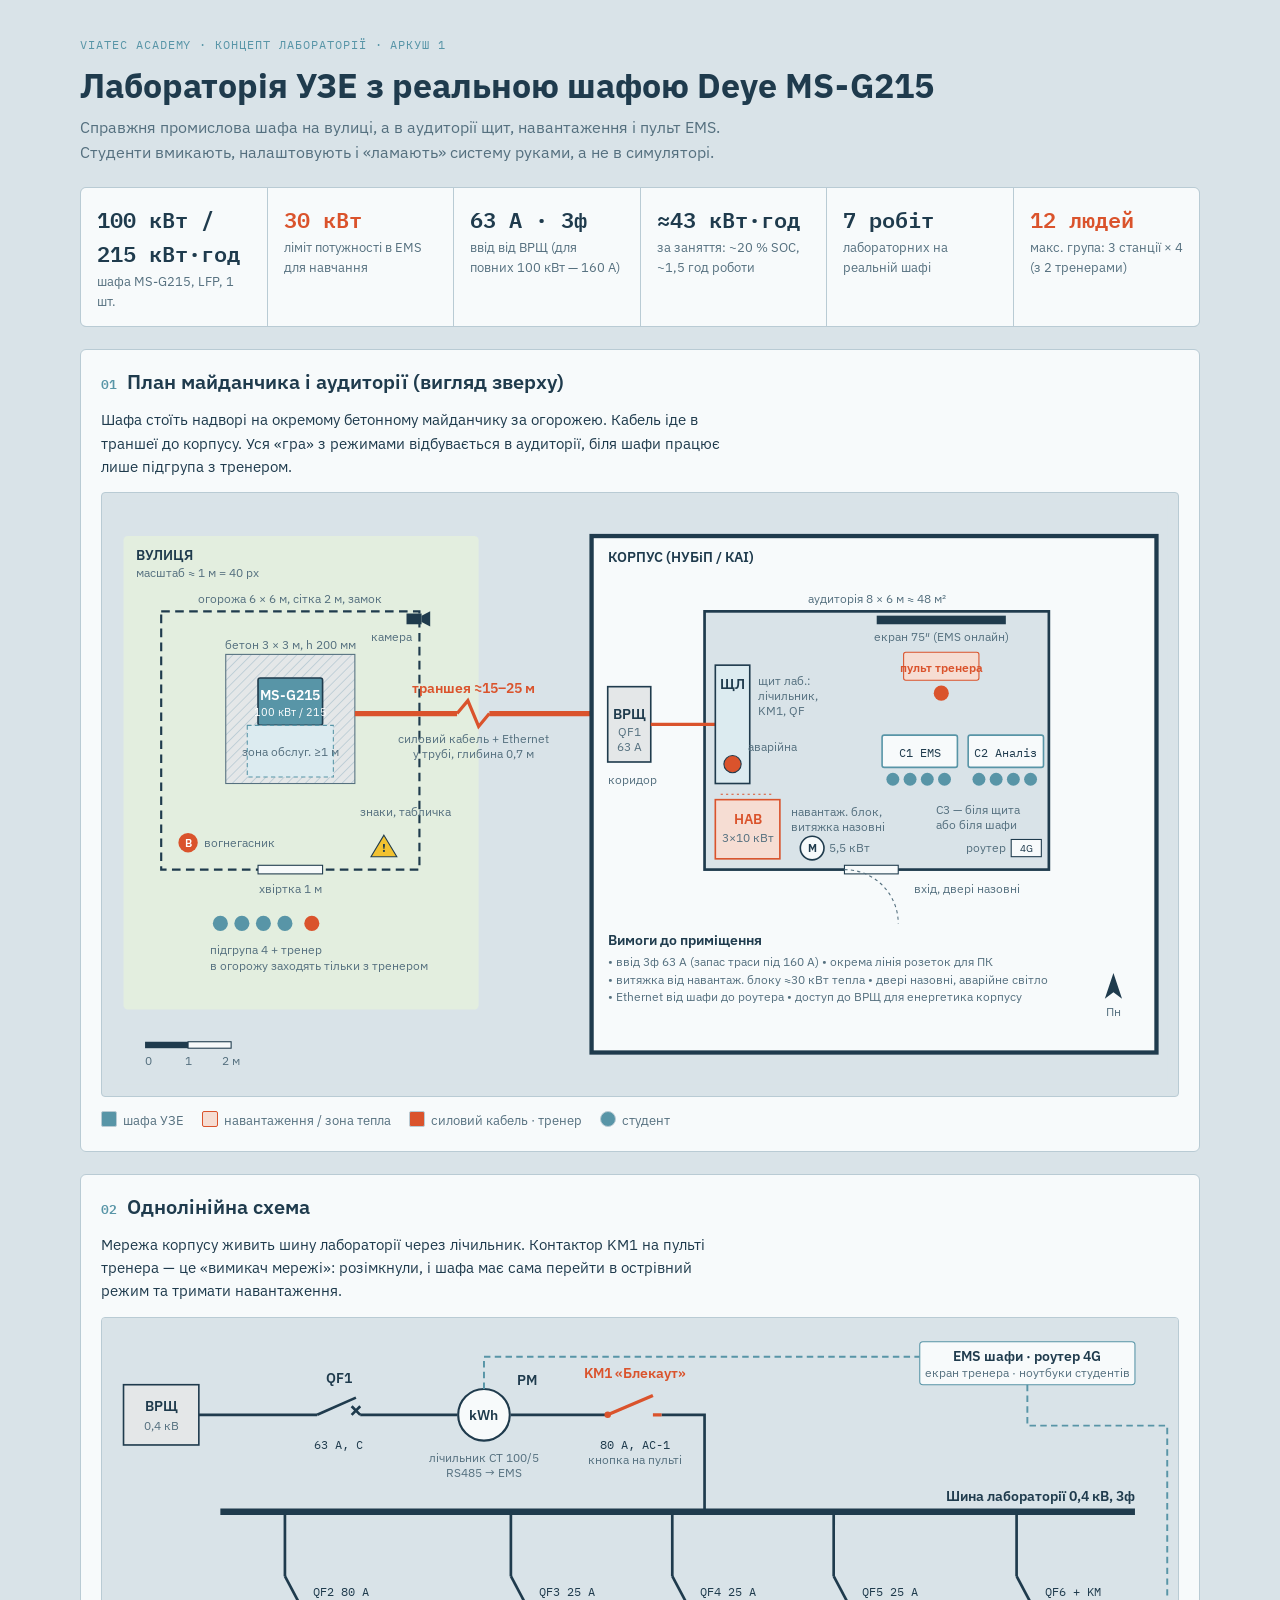
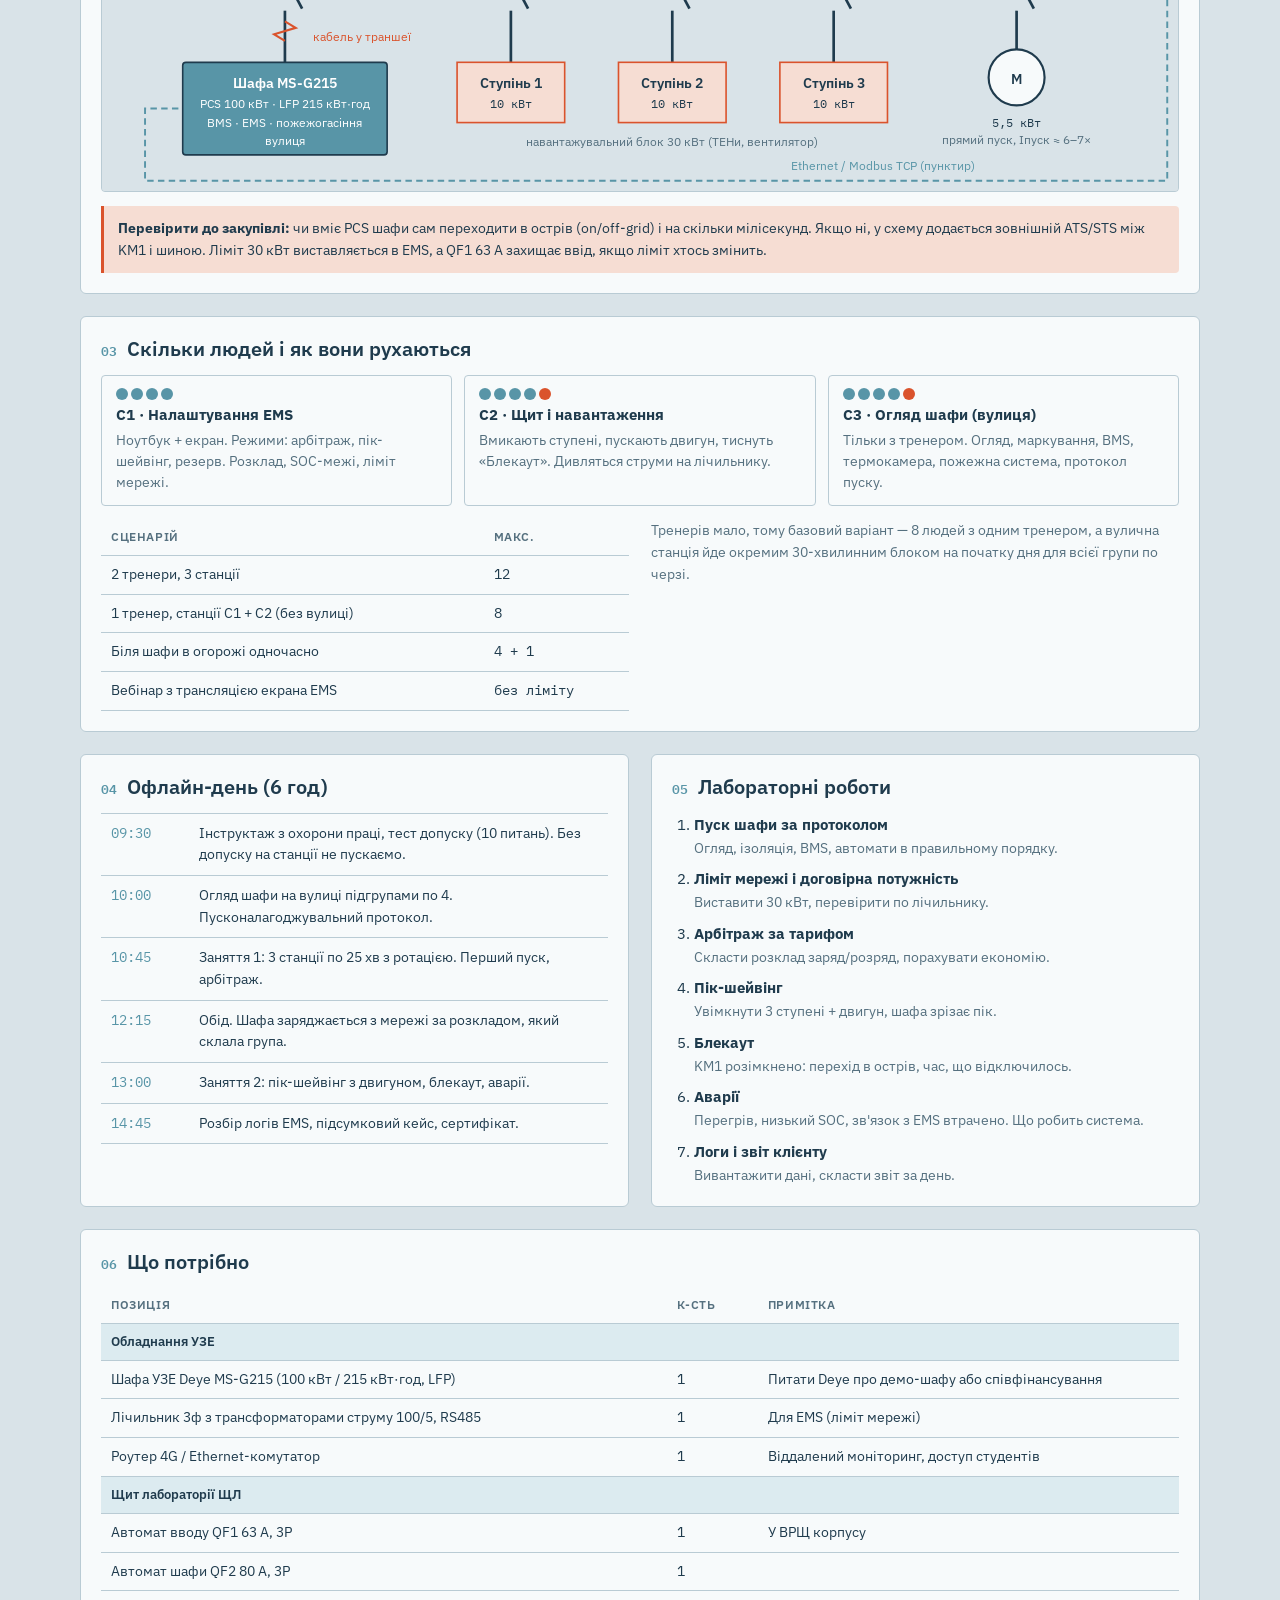
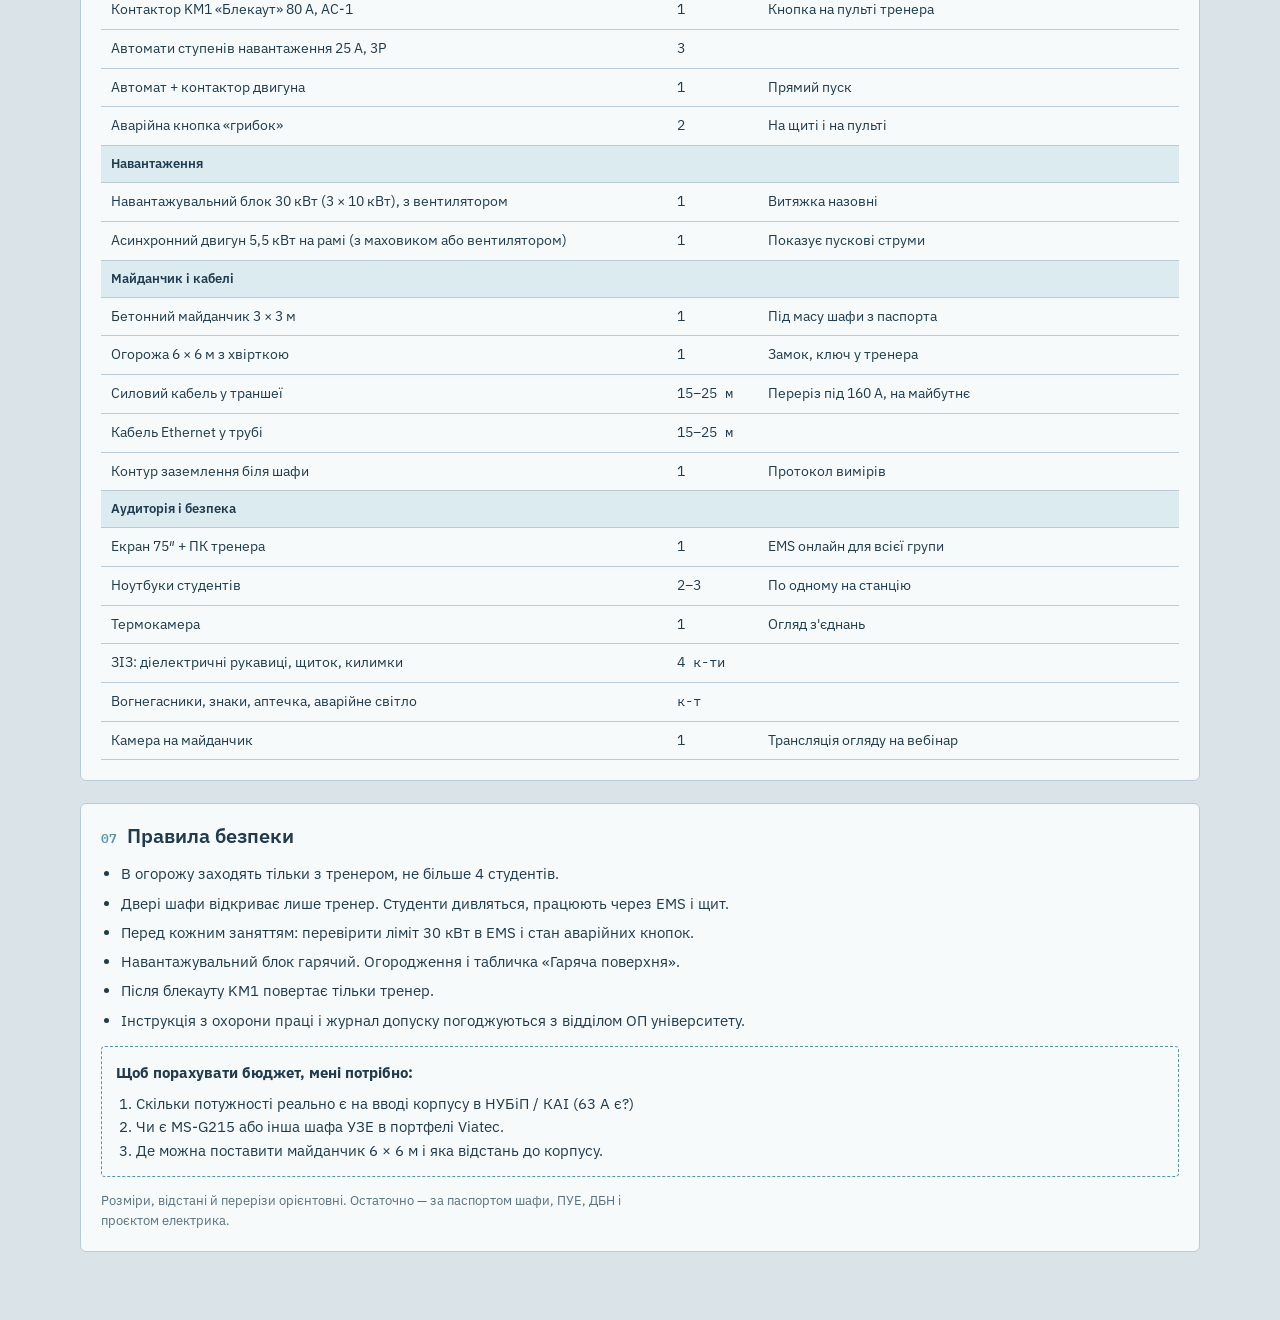
<file: uze-lab/index.html>
<!doctype html>
<html lang="uk"><head><meta charset="utf-8"><meta name="viewport" content="width=device-width,initial-scale=1,viewport-fit=cover">
<title>Лабораторія УЗЕ Viatec</title>
<meta name="claude:viewport-fit-sides" content="cover">
<link rel="preconnect" href="https://fonts.googleapis.com">
<link rel="stylesheet" href="https://fonts.googleapis.com/css2?family=IBM+Plex+Mono:wght@400;600&family=IBM+Plex+Sans:wght@400;500;600;700&display=swap">
<style>
[hidden]{display:none!important}
/* Layout: технічний аркуш — шапка з ключовими цифрами, далі креслення (план, однолінійна схема), потім таблиці */
:root{
  --bg:#D9E3E8; --panel:#F7FAFB; --ink:#1F3B4D; --muted:#55707F; --line:#B9CBD4;
  --teal:#5895A7; --teal-soft:#DCEBF0; --terra:#DA532C; --terra-soft:#F6DDD3;
  --ok:#3F8A5C; --concrete:#E4E7E8; --grass:#E3EEDF;
  --sans:"IBM Plex Sans",system-ui,-apple-system,"Segoe UI",Roboto,sans-serif;
  --mono:"IBM Plex Mono",ui-monospace,"SFMono-Regular",Menlo,Consolas,monospace;
}
@media (prefers-color-scheme:dark){:root:not([data-theme="light"]){
  --bg:#13222C; --panel:#1B2E3A; --ink:#E3EDF2; --muted:#9AB3C0; --line:#35505F;
  --teal:#7DB5C6; --teal-soft:#21404D; --terra:#EE7650; --terra-soft:#4A2A20;
  --ok:#6BBE8A; --concrete:#2A3B45; --grass:#1E3328; color-scheme:dark}}
:root[data-theme="dark"]{
  --bg:#13222C; --panel:#1B2E3A; --ink:#E3EDF2; --muted:#9AB3C0; --line:#35505F;
  --teal:#7DB5C6; --teal-soft:#21404D; --terra:#EE7650; --terra-soft:#4A2A20;
  --ok:#6BBE8A; --concrete:#2A3B45; --grass:#1E3328; color-scheme:dark}
body{background:var(--bg);color:var(--ink);font-family:var(--sans);font-size:15px;line-height:1.55}
.wrap{max-width:1120px;margin:0 auto;padding-block:28px 60px;padding-left:max(16px,env(safe-area-inset-left,0px));padding-right:max(16px,env(safe-area-inset-right,0px));display:flex;flex-direction:column;gap:22px}
h1,h2,h3{text-wrap:balance;margin:0;line-height:1.2}
h1{font-size:clamp(24px,4vw,34px);font-weight:700}
h2{font-size:20px;font-weight:600;display:flex;align-items:baseline;gap:10px}
h2 .no{font-family:var(--mono);font-size:13px;color:var(--teal);font-weight:600}
p{margin:0;max-width:70ch}
.eyebrow{font-family:var(--mono);font-size:12px;letter-spacing:.08em;text-transform:uppercase;color:var(--teal)}
.head{display:flex;flex-direction:column;gap:10px}
.lead{color:var(--muted);font-size:16px}
.sheet{background:var(--panel);border:1px solid var(--line);border-radius:6px;padding:20px;display:flex;flex-direction:column;gap:14px;min-width:0}
.kpis{display:grid;grid-template-columns:repeat(auto-fit,minmax(160px,1fr));gap:1px;background:var(--line);border:1px solid var(--line);border-radius:6px;overflow:hidden}
.kpi{background:var(--panel);padding:14px 16px;display:flex;flex-direction:column;gap:2px}
.kpi b{font-family:var(--mono);font-size:22px;font-weight:600;font-variant-numeric:tabular-nums}
.kpi span{font-size:13px;color:var(--muted)}
.kpi.hot b{color:var(--terra)}
.draw{overflow-x:auto;border:1px solid var(--line);border-radius:4px;background:var(--bg)}
.draw svg{display:block;width:100%;min-width:760px;height:auto}
svg text{font-family:var(--sans);fill:var(--ink)}
svg .t-s{font-size:11px;fill:var(--muted)}
svg .t-m{font-family:var(--mono);font-size:11px}
svg .t-b{font-size:13px;font-weight:600}
.legend{display:flex;flex-wrap:wrap;gap:8px 18px;font-size:13px;color:var(--muted)}
.legend i{display:inline-block;width:14px;height:14px;border-radius:2px;vertical-align:-2px;margin-right:6px;border:1px solid var(--line)}
table{border-collapse:collapse;width:100%;font-size:14px}
.tbl{overflow-x:auto}
th,td{text-align:left;padding:8px 10px;border-bottom:1px solid var(--line);vertical-align:top}
th{font-size:12px;text-transform:uppercase;letter-spacing:.05em;color:var(--muted);font-weight:600}
td.q{font-family:var(--mono);white-space:nowrap;font-variant-numeric:tabular-nums}
tr.grp td{background:var(--teal-soft);font-weight:600;font-size:13px}
.cols{display:grid;grid-template-columns:repeat(auto-fit,minmax(300px,1fr));gap:22px}
.cols>*{min-width:0}
.people{display:grid;grid-template-columns:repeat(auto-fit,minmax(220px,1fr));gap:12px}
.st{border:1px solid var(--line);border-radius:4px;padding:12px 14px;display:flex;flex-direction:column;gap:6px}
.st .who{display:flex;gap:3px;flex-wrap:wrap}
.st .who i{width:12px;height:12px;border-radius:50%;background:var(--teal)}
.st .who i.ins{background:var(--terra)}
.st h3{font-size:15px}
.st p{font-size:13.5px;color:var(--muted)}
.time{display:grid;grid-template-columns:88px 1fr;gap:0;border-top:1px solid var(--line)}
.time>div{padding:9px 10px;border-bottom:1px solid var(--line);font-size:14px}
.time .h{font-family:var(--mono);color:var(--teal);font-variant-numeric:tabular-nums}
ol.works{margin:0;padding-left:22px;display:flex;flex-direction:column;gap:8px}
ol.works li b{display:block}
ol.works li span{color:var(--muted);font-size:13.5px}
ul.rules{margin:0;padding-left:20px;display:flex;flex-direction:column;gap:6px}
.warn{border-left:3px solid var(--terra);background:var(--terra-soft);padding:12px 14px;border-radius:0 4px 4px 0;font-size:14px}
.ask{border:1px dashed var(--teal);border-radius:4px;padding:14px;display:flex;flex-direction:column;gap:8px}
.ask ol{margin:0;padding-left:20px}
@media (max-width:520px){.time{grid-template-columns:70px 1fr}.sheet{padding:14px}}
</style>

</head><body>
<div class="wrap">

<header class="head">
  <div class="eyebrow">Viatec Academy · концепт лабораторії · аркуш 1</div>
  <h1>Лабораторія УЗЕ з реальною шафою Deye MS-G215</h1>
  <p class="lead">Справжня промислова шафа на вулиці, а в аудиторії щит, навантаження і пульт EMS. Студенти вмикають, налаштовують і «ламають» систему руками, а не в симуляторі.</p>
</header>

<section class="kpis" aria-label="Ключові цифри">
  <div class="kpi"><b>100 кВт / 215 кВт·год</b><span>шафа MS-G215, LFP, 1 шт.</span></div>
  <div class="kpi hot"><b>30 кВт</b><span>ліміт потужності в EMS для навчання</span></div>
  <div class="kpi"><b>63 А · 3ф</b><span>ввід від ВРЩ (для повних 100 кВт — 160 А)</span></div>
  <div class="kpi"><b>≈43 кВт·год</b><span>за заняття: ~20 % SOC, ~1,5 год роботи</span></div>
  <div class="kpi"><b>7 робіт</b><span>лабораторних на реальній шафі</span></div>
  <div class="kpi hot"><b>12 людей</b><span>макс. група: 3 станції × 4 (з 2 тренерами)</span></div>
</section>

<!-- ПЛАН -->
<section class="sheet">
  <h2><span class="no">01</span>План майданчика і аудиторії (вигляд зверху)</h2>
  <p>Шафа стоїть надворі на окремому бетонному майданчику за огорожею. Кабель іде в траншеї до корпусу. Уся «гра» з режимами відбувається в аудиторії, біля шафи працює лише підгрупа з тренером.</p>
  <div class="draw">
  <svg viewBox="0 0 1000 560" role="img" aria-label="План: огороджений майданчик із шафою, траншея, аудиторія 8 на 6 метрів">
    <defs>
      <pattern id="hatch" width="6" height="6" patternUnits="userSpaceOnUse" patternTransform="rotate(45)"><rect width="6" height="6" fill="var(--concrete)"/><line x1="0" y1="0" x2="0" y2="6" stroke="var(--line)" stroke-width="1.5"/></pattern>
      <marker id="arr" viewBox="0 0 10 10" refX="9" refY="5" markerWidth="7" markerHeight="7" orient="auto-start-reverse"><path d="M0,0 L10,5 L0,10 z" fill="var(--muted)"/></marker>
    </defs>
    <!-- ground -->
    <rect x="10" y="10" width="980" height="540" fill="var(--bg)"/>
    <rect x="20" y="40" width="330" height="440" fill="var(--grass)" rx="4"/>
    <text x="32" y="62" class="t-b">ВУЛИЦЯ</text>
    <text x="32" y="78" class="t-s">масштаб ≈ 1 м = 40 px</text>

    <!-- fence 6x6 m -->
    <rect x="55" y="110" width="240" height="240" fill="none" stroke="var(--ink)" stroke-width="2" stroke-dasharray="8 5"/>
    <text x="175" y="102" text-anchor="middle" class="t-s">огорожа 6 × 6 м, сітка 2 м, замок</text>
    <!-- gate -->
    <rect x="145" y="346" width="60" height="8" fill="var(--panel)" stroke="var(--ink)"/>
    <text x="175" y="372" text-anchor="middle" class="t-s">хвіртка 1 м</text>

    <!-- pad 3x3 -->
    <rect x="115" y="150" width="120" height="120" fill="url(#hatch)" stroke="var(--muted)"/>
    <text x="175" y="145" text-anchor="middle" class="t-s">бетон 3 × 3 м, h 200 мм</text>
    <!-- cabinet -->
    <rect x="145" y="172" width="60" height="44" fill="var(--teal)" stroke="var(--ink)" stroke-width="1.5" rx="2"/>
    <text x="175" y="192" text-anchor="middle" class="t-b" style="fill:#fff">MS-G215</text>
    <text x="175" y="207" text-anchor="middle" style="fill:#fff;font-size:10px">100 кВт / 215</text>
    <!-- door swing / service zone -->
    <rect x="135" y="216" width="80" height="48" fill="var(--teal-soft)" stroke="var(--teal)" stroke-dasharray="4 3"/>
    <text x="175" y="244" text-anchor="middle" class="t-s">зона обслуг. ≥1 м</text>
    <!-- extinguisher -->
    <circle cx="80" cy="325" r="9" fill="var(--terra)"/><text x="80" y="329" text-anchor="middle" style="fill:#fff;font-size:10px;font-weight:600">В</text>
    <text x="95" y="329" class="t-s">вогнегасник</text>
    <!-- sign -->
    <path d="M262 318 l12 20 h-24 z" fill="#F2C230" stroke="var(--ink)"/><text x="262" y="334" text-anchor="middle" style="font-size:11px;font-weight:700;fill:#1F3B4D">!</text>
    <text x="240" y="300" class="t-s">знаки, табличка</text>
    <!-- camera -->
    <rect x="283" y="112" width="14" height="10" fill="var(--ink)"/><path d="M297 114 l8 -4 v14 l-8 -4z" fill="var(--ink)"/>
    <text x="250" y="138" class="t-s">камера</text>
    <!-- people waiting outside fence -->
    <g fill="var(--teal)"><circle cx="110" cy="400" r="7"/><circle cx="130" cy="400" r="7"/><circle cx="150" cy="400" r="7"/><circle cx="170" cy="400" r="7"/></g>
    <circle cx="195" cy="400" r="7" fill="var(--terra)"/>
    <text x="100" y="428" class="t-s">підгрупа 4 + тренер</text>
    <text x="100" y="443" class="t-s">в огорожу заходять тільки з тренером</text>

    <!-- trench -->
    <path d="M235 205 H330" stroke="var(--terra)" stroke-width="5"/>
    <path d="M330 205 l10 -12 l10 24 l10 -12" fill="none" stroke="var(--terra)" stroke-width="3"/>
    <path d="M360 205 H455" stroke="var(--terra)" stroke-width="5"/>
    <text x="345" y="186" text-anchor="middle" class="t-b" style="fill:var(--terra)">траншея ≈15–25 м</text>
    <text x="345" y="232" text-anchor="middle" class="t-s">силовий кабель + Ethernet</text>
    <text x="345" y="246" text-anchor="middle" class="t-s">у трубі, глибина 0,7 м</text>

    <!-- building -->
    <rect x="455" y="40" width="525" height="480" fill="var(--panel)" stroke="var(--ink)" stroke-width="4"/>
    <text x="470" y="64" class="t-b">КОРПУС (НУБіП / КАІ)</text>
    <!-- VRSh -->
    <rect x="470" y="180" width="40" height="70" fill="var(--concrete)" stroke="var(--ink)" stroke-width="1.5"/>
    <text x="490" y="210" text-anchor="middle" class="t-b">ВРЩ</text>
    <text x="490" y="226" text-anchor="middle" class="t-s">QF1</text>
    <text x="490" y="240" text-anchor="middle" class="t-s">63 А</text>
    <text x="470" y="270" class="t-s">коридор</text>

    <!-- lab room 8x6 -->
    <rect x="560" y="110" width="320" height="240" fill="var(--bg)" stroke="var(--ink)" stroke-width="2.5"/>
    <text x="720" y="102" text-anchor="middle" class="t-s">аудиторія 8 × 6 м ≈ 48 м²</text>
    <path d="M510 215 H570" stroke="var(--terra)" stroke-width="3"/>
    <!-- door -->
    <rect x="690" y="346" width="50" height="8" fill="var(--panel)" stroke="var(--ink)"/>
    <path d="M690 350 a50 50 0 0 1 50 50" fill="none" stroke="var(--muted)" stroke-dasharray="3 3"/>
    <text x="755" y="372" class="t-s">вхід, двері назовні</text>

    <!-- control board -->
    <rect x="570" y="160" width="32" height="110" fill="var(--teal-soft)" stroke="var(--ink)" stroke-width="1.5"/>
    <text x="586" y="182" text-anchor="middle" class="t-b">ЩЛ</text>
    <text x="610" y="178" class="t-s">щит лаб.:</text>
    <text x="610" y="192" class="t-s">лічильник,</text>
    <text x="610" y="206" class="t-s">KM1, QF</text>
    <circle cx="586" cy="252" r="8" fill="var(--terra)" stroke="var(--ink)"/>
    <text x="600" y="240" class="t-s">аварійна</text>

    <!-- load bank -->
    <rect x="570" y="285" width="60" height="55" fill="var(--terra-soft)" stroke="var(--terra)" stroke-width="1.5"/>
    <text x="600" y="308" text-anchor="middle" class="t-b" style="fill:var(--terra)">НАВ</text>
    <text x="600" y="324" text-anchor="middle" class="t-s">3×10 кВт</text>
    <path d="M575 280 h50" stroke="var(--terra)" stroke-dasharray="2 3"/>
    <text x="640" y="300" class="t-s">навантаж. блок,</text>
    <text x="640" y="314" class="t-s">витяжка назовні</text>
    <!-- motor -->
    <circle cx="660" cy="330" r="11" fill="var(--panel)" stroke="var(--ink)" stroke-width="1.5"/>
    <text x="660" y="334" text-anchor="middle" style="font-size:10px;font-weight:700">M</text>
    <text x="676" y="334" class="t-s">5,5 кВт</text>

    <!-- instructor + screen -->
    <rect x="720" y="114" width="120" height="8" fill="var(--ink)"/>
    <text x="780" y="138" text-anchor="middle" class="t-s">екран 75″ (EMS онлайн)</text>
    <rect x="745" y="148" width="70" height="26" fill="var(--terra-soft)" stroke="var(--terra)" rx="2"/>
    <text x="780" y="166" text-anchor="middle" style="font-size:11px;font-weight:600;fill:var(--terra)">пульт тренера</text>
    <circle cx="780" cy="186" r="7" fill="var(--terra)"/>

    <!-- 3 stations -->
    <g>
      <rect x="725" y="225" width="70" height="30" fill="var(--panel)" stroke="var(--teal)" stroke-width="1.5" rx="2"/>
      <text x="760" y="245" text-anchor="middle" class="t-m">С1 EMS</text>
      <g fill="var(--teal)"><circle cx="735" cy="266" r="6"/><circle cx="751" cy="266" r="6"/><circle cx="767" cy="266" r="6"/><circle cx="783" cy="266" r="6"/></g>
      <rect x="805" y="225" width="70" height="30" fill="var(--panel)" stroke="var(--teal)" stroke-width="1.5" rx="2"/>
      <text x="840" y="245" text-anchor="middle" class="t-m">С2 Аналіз</text>
      <g fill="var(--teal)"><circle cx="815" cy="266" r="6"/><circle cx="831" cy="266" r="6"/><circle cx="847" cy="266" r="6"/><circle cx="863" cy="266" r="6"/></g>
      <text x="775" y="298" class="t-s">С3 — біля щита</text>
      <text x="775" y="312" class="t-s">або біля шафи</text>
    </g>

    <!-- router -->
    <rect x="845" y="322" width="28" height="16" fill="var(--panel)" stroke="var(--ink)"/>
    <text x="859" y="334" text-anchor="middle" style="font-size:9px">4G</text>
    <text x="840" y="334" class="t-s" text-anchor="end">роутер</text>

    <!-- notes -->
    <text x="470" y="420" class="t-b">Вимоги до приміщення</text>
    <text x="470" y="440" class="t-s">• ввід 3ф 63 А (запас траси під 160 А)  • окрема лінія розеток для ПК</text>
    <text x="470" y="456" class="t-s">• витяжка від навантаж. блоку ≈30 кВт тепла  • двері назовні, аварійне світло</text>
    <text x="470" y="472" class="t-s">• Ethernet від шафи до роутера  • доступ до ВРЩ для енергетика корпусу</text>

    <!-- north + scale -->
    <g transform="translate(940 470)"><path d="M0 -24 L8 0 L0 -6 L-8 0 Z" fill="var(--ink)"/><text x="0" y="16" text-anchor="middle" class="t-s">Пн</text></g>
    <g transform="translate(40 510)"><rect width="40" height="6" fill="var(--ink)"/><rect x="40" width="40" height="6" fill="var(--panel)" stroke="var(--ink)"/><text x="0" y="22" class="t-s">0</text><text x="40" y="22" class="t-s" text-anchor="middle">1</text><text x="80" y="22" class="t-s" text-anchor="middle">2 м</text></g>
  </svg>
  </div>
  <div class="legend">
    <span><i style="background:var(--teal)"></i>шафа УЗЕ</span>
    <span><i style="background:var(--terra-soft);border-color:var(--terra)"></i>навантаження / зона тепла</span>
    <span><i style="background:var(--terra)"></i>силовий кабель · тренер</span>
    <span><i style="background:var(--teal);border-radius:50%"></i>студент</span>
  </div>
</section>

<!-- SLD -->
<section class="sheet">
  <h2><span class="no">02</span>Однолінійна схема</h2>
  <p>Мережа корпусу живить шину лабораторії через лічильник. Контактор KM1 на пульті тренера — це «вимикач мережі»: розімкнули, і шафа має сама перейти в острівний режим та тримати навантаження.</p>
  <div class="draw">
  <svg viewBox="0 0 1000 440" role="img" aria-label="Однолінійна схема лабораторії">
    <rect width="1000" height="440" fill="var(--bg)"/>
    <!-- main chain -->
    <g stroke="var(--ink)" stroke-width="2.5" fill="none">
      <path d="M90 90 H200"/><path d="M240 90 H330"/><path d="M380 90 H470"/><path d="M520 90 H560 V180"/>
    </g>
    <rect x="20" y="62" width="70" height="56" fill="var(--concrete)" stroke="var(--ink)" stroke-width="1.5"/>
    <text x="55" y="86" text-anchor="middle" class="t-b">ВРЩ</text><text x="55" y="104" text-anchor="middle" class="t-s">0,4 кВ</text>
    <!-- QF1 breaker symbol -->
    <g stroke="var(--ink)" stroke-width="2.5" fill="none"><path d="M200 90 L236 74"/><path d="M232 82 l8 8 m0 -8 l-8 8"/></g>
    <text x="220" y="60" text-anchor="middle" class="t-b">QF1</text><text x="220" y="122" text-anchor="middle" class="t-m">63 А, C</text>
    <!-- meter -->
    <circle cx="355" cy="90" r="24" fill="var(--panel)" stroke="var(--ink)" stroke-width="2"/>
    <text x="355" y="95" text-anchor="middle" class="t-b">kWh</text>
    <text x="386" y="62" class="t-b">PM</text><text x="355" y="134" text-anchor="middle" class="t-s">лічильник CT 100/5</text><text x="355" y="148" text-anchor="middle" class="t-s">RS485 → EMS</text>
    <!-- KM1 -->
    <g stroke="var(--terra)" stroke-width="3" fill="none"><path d="M470 90 L512 72"/><path d="M512 90 h8"/></g>
    <circle cx="470" cy="90" r="3" fill="var(--terra)"/>
    <text x="495" y="56" text-anchor="middle" class="t-b" style="fill:var(--terra)">KM1 «Блекаут»</text><text x="495" y="122" text-anchor="middle" class="t-m">80 А, AC-1</text><text x="495" y="136" text-anchor="middle" class="t-s">кнопка на пульті</text>

    <!-- bus -->
    <path d="M110 180 H960" stroke="var(--ink)" stroke-width="6"/>
    <text x="960" y="170" text-anchor="end" class="t-b">Шина лабораторії 0,4 кВ, 3ф</text>

    <!-- drops -->
    <g stroke="var(--ink)" stroke-width="2.5" fill="none">
      <path d="M170 180 V240"/><path d="M170 272 V320"/>
      <path d="M380 180 V240"/><path d="M380 272 V320"/>
      <path d="M530 180 V240"/><path d="M530 272 V320"/>
      <path d="M680 180 V240"/><path d="M680 272 V320"/>
      <path d="M850 180 V240"/><path d="M850 272 V310"/>
    </g>
    <!-- breaker symbols on drops -->
    <g stroke="var(--ink)" stroke-width="2.5" fill="none">
      <path d="M170 240 L186 270"/><path d="M380 240 L396 270"/><path d="M530 240 L546 270"/><path d="M680 240 L696 270"/><path d="M850 240 L866 270"/>
    </g>
    <text x="196" y="258" class="t-m">QF2 80 А</text>
    <text x="406" y="258" class="t-m">QF3 25 А</text>
    <text x="556" y="258" class="t-m">QF4 25 А</text>
    <text x="706" y="258" class="t-m">QF5 25 А</text>
    <text x="876" y="258" class="t-m">QF6 + KM</text>

    <!-- trench mark on cabinet line -->
    <path d="M170 300 l-10 -6 l20 -6 l-10 -6" fill="none" stroke="var(--terra)" stroke-width="2"/>
    <text x="196" y="300" class="t-s" style="fill:var(--terra)">кабель у траншеї</text>

    <!-- cabinet -->
    <rect x="75" y="320" width="190" height="86" fill="var(--teal)" stroke="var(--ink)" stroke-width="1.5" rx="3"/>
    <text x="170" y="344" text-anchor="middle" class="t-b" style="fill:#fff">Шафа MS-G215</text>
    <text x="170" y="362" text-anchor="middle" style="fill:#fff;font-size:11px">PCS 100 кВт · LFP 215 кВт·год</text>
    <text x="170" y="380" text-anchor="middle" style="fill:#fff;font-size:11px">BMS · EMS · пожежогасіння</text>
    <text x="170" y="397" text-anchor="middle" style="fill:#fff;font-size:11px">вулиця</text>

    <!-- load steps -->
    <g>
      <rect x="330" y="320" width="100" height="56" fill="var(--terra-soft)" stroke="var(--terra)" stroke-width="1.5"/>
      <text x="380" y="344" text-anchor="middle" class="t-b">Ступінь 1</text><text x="380" y="362" text-anchor="middle" class="t-m">10 кВт</text>
      <rect x="480" y="320" width="100" height="56" fill="var(--terra-soft)" stroke="var(--terra)" stroke-width="1.5"/>
      <text x="530" y="344" text-anchor="middle" class="t-b">Ступінь 2</text><text x="530" y="362" text-anchor="middle" class="t-m">10 кВт</text>
      <rect x="630" y="320" width="100" height="56" fill="var(--terra-soft)" stroke="var(--terra)" stroke-width="1.5"/>
      <text x="680" y="344" text-anchor="middle" class="t-b">Ступінь 3</text><text x="680" y="362" text-anchor="middle" class="t-m">10 кВт</text>
      <text x="530" y="398" text-anchor="middle" class="t-s">навантажувальний блок 30 кВт (ТЕНи, вентилятор)</text>
    </g>
    <!-- motor -->
    <circle cx="850" cy="334" r="26" fill="var(--panel)" stroke="var(--ink)" stroke-width="2"/>
    <text x="850" y="340" text-anchor="middle" class="t-b">M</text>
    <text x="850" y="380" text-anchor="middle" class="t-m">5,5 кВт</text>
    <text x="850" y="396" text-anchor="middle" class="t-s">прямий пуск, Iпуск ≈ 6–7×</text>

    <!-- comms -->
    <g stroke="var(--teal)" stroke-width="1.8" fill="none" stroke-dasharray="6 4">
      <path d="M355 66 V36 H760"/>
    </g>
    <rect x="760" y="22" width="200" height="40" fill="var(--panel)" stroke="var(--teal)" rx="3"/>
    <text x="860" y="40" text-anchor="middle" class="t-b">EMS шафи · роутер 4G</text>
    <text x="860" y="55" text-anchor="middle" class="t-s">екран тренера · ноутбуки студентів</text>
    <path d="M860 62 V100 H990 V430 H40 V363 H75" stroke="var(--teal)" stroke-width="1.8" fill="none" stroke-dasharray="6 4"/>
    <text x="640" y="420" class="t-s" style="fill:var(--teal)">Ethernet / Modbus TCP (пунктир)</text>
  </svg>
  </div>
  <div class="warn"><b>Перевірити до закупівлі:</b> чи вміє PCS шафи сам переходити в острів (on/off-grid) і на скільки мілісекунд. Якщо ні, у схему додається зовнішній ATS/STS між KM1 і шиною. Ліміт 30 кВт виставляється в EMS, а QF1 63 А захищає ввід, якщо ліміт хтось змінить.</div>
</section>

<!-- people -->
<section class="sheet">
  <h2><span class="no">03</span>Скільки людей і як вони рухаються</h2>
  <div class="people">
    <div class="st">
      <div class="who"><i></i><i></i><i></i><i></i></div>
      <h3>С1 · Налаштування EMS</h3>
      <p>Ноутбук + екран. Режими: арбітраж, пік-шейвінг, резерв. Розклад, SOC-межі, ліміт мережі.</p>
    </div>
    <div class="st">
      <div class="who"><i></i><i></i><i></i><i></i><i class="ins"></i></div>
      <h3>С2 · Щит і навантаження</h3>
      <p>Вмикають ступені, пускають двигун, тиснуть «Блекаут». Дивляться струми на лічильнику.</p>
    </div>
    <div class="st">
      <div class="who"><i></i><i></i><i></i><i></i><i class="ins"></i></div>
      <h3>С3 · Огляд шафи (вулиця)</h3>
      <p>Тільки з тренером. Огляд, маркування, BMS, термокамера, пожежна система, протокол пуску.</p>
    </div>
  </div>
  <div class="cols">
    <table>
      <tr><th>Сценарій</th><th>Макс.</th></tr>
      <tr><td>2 тренери, 3 станції</td><td class="q">12</td></tr>
      <tr><td>1 тренер, станції С1 + С2 (без вулиці)</td><td class="q">8</td></tr>
      <tr><td>Біля шафи в огорожі одночасно</td><td class="q">4 + 1</td></tr>
      <tr><td>Вебінар з трансляцією екрана EMS</td><td class="q">без ліміту</td></tr>
    </table>
    <p style="color:var(--muted);font-size:14px">Тренерів мало, тому базовий варіант — 8 людей з одним тренером, а вулична станція йде окремим 30-хвилинним блоком на початку дня для всієї групи по черзі.</p>
  </div>
</section>

<!-- day -->
<div class="cols">
<section class="sheet">
  <h2><span class="no">04</span>Офлайн-день (6 год)</h2>
  <div class="time">
    <div class="h">09:30</div><div>Інструктаж з охорони праці, тест допуску (10 питань). Без допуску на станції не пускаємо.</div>
    <div class="h">10:00</div><div>Огляд шафи на вулиці підгрупами по 4. Пусконалагоджувальний протокол.</div>
    <div class="h">10:45</div><div>Заняття 1: 3 станції по 25 хв з ротацією. Перший пуск, арбітраж.</div>
    <div class="h">12:15</div><div>Обід. Шафа заряджається з мережі за розкладом, який склала група.</div>
    <div class="h">13:00</div><div>Заняття 2: пік-шейвінг з двигуном, блекаут, аварії.</div>
    <div class="h">14:45</div><div>Розбір логів EMS, підсумковий кейс, сертифікат.</div>
  </div>
</section>

<section class="sheet">
  <h2><span class="no">05</span>Лабораторні роботи</h2>
  <ol class="works">
    <li><b>Пуск шафи за протоколом</b><span>Огляд, ізоляція, BMS, автомати в правильному порядку.</span></li>
    <li><b>Ліміт мережі і договірна потужність</b><span>Виставити 30 кВт, перевірити по лічильнику.</span></li>
    <li><b>Арбітраж за тарифом</b><span>Скласти розклад заряд/розряд, порахувати економію.</span></li>
    <li><b>Пік-шейвінг</b><span>Увімкнути 3 ступені + двигун, шафа зрізає пік.</span></li>
    <li><b>Блекаут</b><span>KM1 розімкнено: перехід в острів, час, що відключилось.</span></li>
    <li><b>Аварії</b><span>Перегрів, низький SOC, зв'язок з EMS втрачено. Що робить система.</span></li>
    <li><b>Логи і звіт клієнту</b><span>Вивантажити дані, скласти звіт за день.</span></li>
  </ol>
</section>
</div>

<!-- equipment -->
<section class="sheet">
  <h2><span class="no">06</span>Що потрібно</h2>
  <div class="tbl">
  <table>
    <thead><tr><th>Позиція</th><th>К-сть</th><th>Примітка</th></tr></thead>
    <tbody>
      <tr class="grp"><td colspan="3">Обладнання УЗЕ</td></tr>
      <tr><td>Шафа УЗЕ Deye MS-G215 (100 кВт / 215 кВт·год, LFP)</td><td class="q">1</td><td>Питати Deye про демо-шафу або співфінансування</td></tr>
      <tr><td>Лічильник 3ф з трансформаторами струму 100/5, RS485</td><td class="q">1</td><td>Для EMS (ліміт мережі)</td></tr>
      <tr><td>Роутер 4G / Ethernet-комутатор</td><td class="q">1</td><td>Віддалений моніторинг, доступ студентів</td></tr>
      <tr class="grp"><td colspan="3">Щит лабораторії ЩЛ</td></tr>
      <tr><td>Автомат вводу QF1 63 А, 3P</td><td class="q">1</td><td>У ВРЩ корпусу</td></tr>
      <tr><td>Автомат шафи QF2 80 А, 3P</td><td class="q">1</td><td></td></tr>
      <tr><td>Контактор KM1 «Блекаут» 80 А, AC-1</td><td class="q">1</td><td>Кнопка на пульті тренера</td></tr>
      <tr><td>Автомати ступенів навантаження 25 А, 3P</td><td class="q">3</td><td></td></tr>
      <tr><td>Автомат + контактор двигуна</td><td class="q">1</td><td>Прямий пуск</td></tr>
      <tr><td>Аварійна кнопка «грибок»</td><td class="q">2</td><td>На щиті і на пульті</td></tr>
      <tr class="grp"><td colspan="3">Навантаження</td></tr>
      <tr><td>Навантажувальний блок 30 кВт (3 × 10 кВт), з вентилятором</td><td class="q">1</td><td>Витяжка назовні</td></tr>
      <tr><td>Асинхронний двигун 5,5 кВт на рамі (з маховиком або вентилятором)</td><td class="q">1</td><td>Показує пускові струми</td></tr>
      <tr class="grp"><td colspan="3">Майданчик і кабелі</td></tr>
      <tr><td>Бетонний майданчик 3 × 3 м</td><td class="q">1</td><td>Під масу шафи з паспорта</td></tr>
      <tr><td>Огорожа 6 × 6 м з хвірткою</td><td class="q">1</td><td>Замок, ключ у тренера</td></tr>
      <tr><td>Силовий кабель у траншеї</td><td class="q">15–25 м</td><td>Переріз під 160 А, на майбутнє</td></tr>
      <tr><td>Кабель Ethernet у трубі</td><td class="q">15–25 м</td><td></td></tr>
      <tr><td>Контур заземлення біля шафи</td><td class="q">1</td><td>Протокол вимірів</td></tr>
      <tr class="grp"><td colspan="3">Аудиторія і безпека</td></tr>
      <tr><td>Екран 75″ + ПК тренера</td><td class="q">1</td><td>EMS онлайн для всієї групи</td></tr>
      <tr><td>Ноутбуки студентів</td><td class="q">2–3</td><td>По одному на станцію</td></tr>
      <tr><td>Термокамера</td><td class="q">1</td><td>Огляд з'єднань</td></tr>
      <tr><td>ЗІЗ: діелектричні рукавиці, щиток, килимки</td><td class="q">4 к-ти</td><td></td></tr>
      <tr><td>Вогнегасники, знаки, аптечка, аварійне світло</td><td class="q">к-т</td><td></td></tr>
      <tr><td>Камера на майданчик</td><td class="q">1</td><td>Трансляція огляду на вебінар</td></tr>
    </tbody>
  </table>
  </div>
</section>

<!-- safety -->
<section class="sheet">
  <h2><span class="no">07</span>Правила безпеки</h2>
  <ul class="rules">
    <li>В огорожу заходять тільки з тренером, не більше 4 студентів.</li>
    <li>Двері шафи відкриває лише тренер. Студенти дивляться, працюють через EMS і щит.</li>
    <li>Перед кожним заняттям: перевірити ліміт 30 кВт в EMS і стан аварійних кнопок.</li>
    <li>Навантажувальний блок гарячий. Огородження і табличка «Гаряча поверхня».</li>
    <li>Після блекауту KM1 повертає тільки тренер.</li>
    <li>Інструкція з охорони праці і журнал допуску погоджуються з відділом ОП університету.</li>
  </ul>
  <div class="ask">
    <b>Щоб порахувати бюджет, мені потрібно:</b>
    <ol>
      <li>Скільки потужності реально є на вводі корпусу в НУБіП / КАІ (63 А є?)</li>
      <li>Чи є MS-G215 або інша шафа УЗЕ в портфелі Viatec.</li>
      <li>Де можна поставити майданчик 6 × 6 м і яка відстань до корпусу.</li>
    </ol>
  </div>
  <p style="color:var(--muted);font-size:13px">Розміри, відстані й перерізи орієнтовні. Остаточно — за паспортом шафи, ПУЕ, ДБН і проєктом електрика.</p>
</section>

</div>

</body></html>
</file>
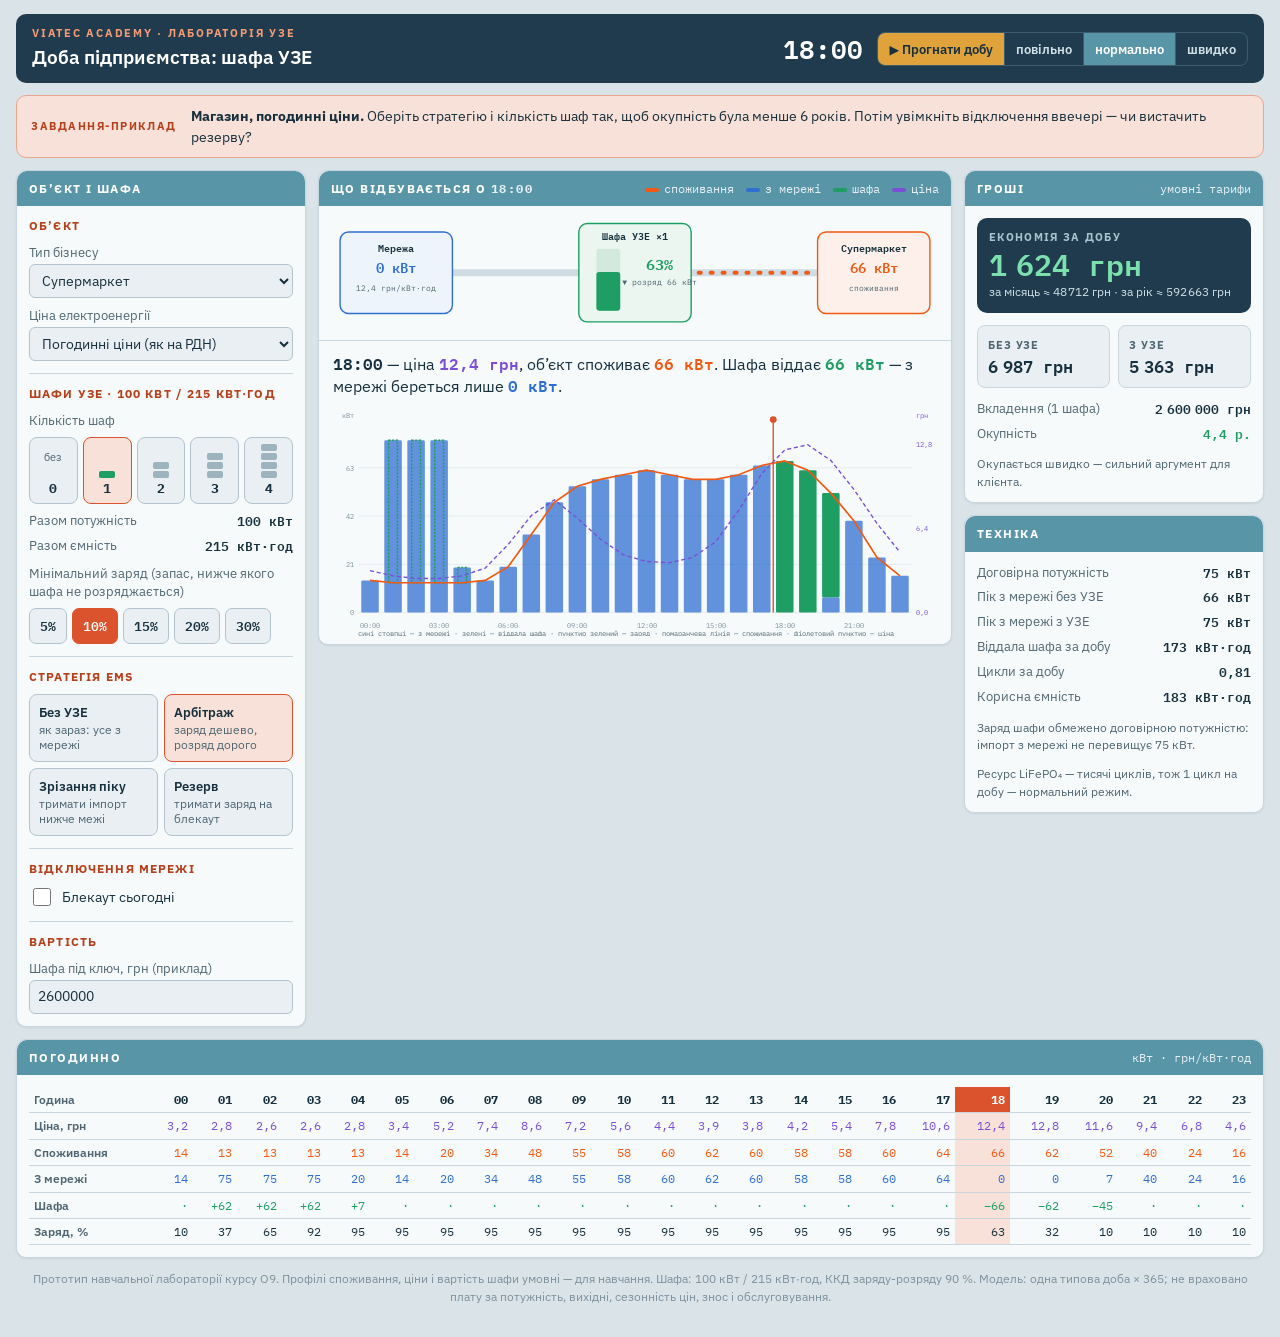
<file: uze/index.html>
<!doctype html>
<html lang="uk"><head><meta charset="utf-8"><meta name="viewport" content="width=device-width,initial-scale=1,viewport-fit=cover">
<title>Доба підприємства з УЗЕ</title>
<meta name="claude:viewport-fit-sides" content="cover">
<link rel="preconnect" href="https://fonts.googleapis.com">
<link rel="stylesheet" href="https://fonts.googleapis.com/css2?family=IBM+Plex+Sans:wght@400;500;600;700&family=IBM+Plex+Mono:wght@400;500;600&display=swap">
<style>
/* Layout: navy bar → task strip → [object & cabinet setup | animated day: flows + 24h chart | money results] → hour table. Viatec palette, same as the solar lab. */
:root{
  --bg:#D9E3E8; --panel:#F7FAFB; --panel2:#E9EFF3; --line:#C9D6DE; --line2:#B3C4CF;
  --ink:#17303D; --muted:#4F6672; --dim:#7D919C;
  --navy:#1F3B4D; --teal:#5895A7; --accent:#DA532C; --accent-ink:#B5401C; --accent-soft:#F8E1D8;
  --grid:#2F6FD0; --bat:#1E9E63; --load:#F05A12; --price:#7A4FD6; --soc:#1E9E63; --warn:#D08A0A; --err:#D2372B; --ok:#1E9E63;
  --f:'IBM Plex Sans',system-ui,'Segoe UI',Arial,sans-serif; --mono:'IBM Plex Mono',ui-monospace,Consolas,monospace;
  color-scheme:light;
}
*{box-sizing:border-box}
body{background:var(--bg);color:var(--ink);font-family:var(--f);font-size:14px;line-height:1.45;margin:0}
.wrap{max-width:1440px;margin:0 auto;padding-block:14px 32px;padding-left:max(16px,env(safe-area-inset-left,0px));padding-right:max(16px,env(safe-area-inset-right,0px));display:flex;flex-direction:column;gap:12px}
h1,h2,h3{margin:0;font-weight:600;text-wrap:balance} p{margin:0}
.bar{display:flex;align-items:center;gap:14px;flex-wrap:wrap;background:var(--navy);border-radius:10px;padding:12px 16px;color:#fff}
.brand{margin-right:auto;display:flex;flex-direction:column;gap:2px}
.brand .e{font-size:11px;letter-spacing:.16em;text-transform:uppercase;color:#F39A76;font-weight:700}
.brand h1{font-size:19px}
.clock{font-family:var(--mono);font-size:26px;font-weight:600}
.seg{display:flex;border:1px solid #3D5C6E;border-radius:8px;overflow:hidden}
.seg button{font:inherit;font-size:12.5px;font-weight:600;background:transparent;color:#CFE0E7;border:none;border-right:1px solid #3D5C6E;padding:7px 11px;cursor:pointer}
.seg button:last-child{border-right:none}
.seg button[aria-pressed="true"]{background:var(--teal);color:#fff}
#play[aria-pressed="false"]{background:#E0A23A;color:var(--ink)}
button:focus-visible,select:focus-visible,input:focus-visible{outline:2px solid var(--accent);outline-offset:2px}
.task{background:var(--accent-soft);border:1px solid #E9A58D;border-radius:10px;padding:10px 14px;display:flex;gap:14px;align-items:center;flex-wrap:wrap}
.task .l{font-size:11px;letter-spacing:.14em;text-transform:uppercase;color:var(--accent-ink);font-weight:700}
.task p{flex:1;min-width:260px}
.main{display:grid;grid-template-columns:290px minmax(0,1fr) 300px;gap:12px;align-items:start}
.panel{background:var(--panel);border:1px solid var(--line);border-radius:10px;min-width:0;box-shadow:0 1px 2px rgba(23,48,61,.08)}
.ph{display:flex;justify-content:space-between;align-items:center;gap:8px;padding:9px 12px;background:var(--teal);border-radius:10px 10px 0 0}
.ph h2{font-size:12px;letter-spacing:.12em;text-transform:uppercase;color:#fff;font-weight:700}
.ph span{color:#E6F0F4;font-size:12px;font-family:var(--mono)}
.pb{padding:12px;display:flex;flex-direction:column;gap:12px}
.grp{display:flex;flex-direction:column;gap:8px;padding-bottom:12px;border-bottom:1px solid var(--line)}
.grp:last-child{border-bottom:none;padding-bottom:0}
.grp h3{font-size:11.5px;letter-spacing:.1em;text-transform:uppercase;color:var(--accent-ink);font-weight:700}
label.sel{display:flex;flex-direction:column;gap:3px;font-size:12.5px;color:var(--muted)}
select,input[type=number]{font:inherit;font-size:13.5px;color:var(--ink);background:var(--panel2);border:1px solid var(--line2);border-radius:6px;padding:6px 8px;width:100%}
.sl{display:flex;flex-direction:column;gap:2px}
.sl .r{display:flex;justify-content:space-between;font-size:12.5px;color:var(--muted)}
.sl output{font-family:var(--mono);color:var(--ink)}
input[type=range]{width:100%;accent-color:var(--accent);margin:0}
.strat{display:grid;grid-template-columns:1fr 1fr;gap:6px}
.strat button{font:inherit;font-size:12.5px;font-weight:600;text-align:left;background:var(--panel2);border:1px solid var(--line2);border-radius:8px;padding:8px 9px;cursor:pointer;color:var(--ink);display:flex;flex-direction:column;gap:2px}
.strat button small{font-weight:400;color:var(--muted);font-size:11.5px;line-height:1.3}
.strat button[aria-pressed="true"]{border-color:var(--accent);background:var(--accent-soft)}
.hint{font-size:12px;color:var(--muted)}
.lbl{font-size:12.5px;color:var(--muted)}
.cabs{display:grid;grid-template-columns:repeat(5,1fr);gap:5px}
.cabs button{font:inherit;background:var(--panel2);border:1px solid var(--line2);border-radius:8px;padding:6px 2px 4px;cursor:pointer;display:flex;flex-direction:column;align-items:center;gap:3px;min-height:58px;justify-content:flex-end;color:var(--ink)}
.cabs button i{display:block;width:16px;height:7px;border-radius:2px;background:#9DB3BE;margin-bottom:-1px}
.cabs button em{font-style:normal;font-size:11px;color:var(--muted);margin-bottom:auto;margin-top:6px}
.cabs button b{font-family:var(--mono);font-size:13px}
.cabs button[aria-pressed="true"]{border-color:var(--accent);background:var(--accent-soft)}
.cabs button[aria-pressed="true"] i{background:var(--bat)}
.chipset{display:flex;flex-wrap:wrap;gap:5px}
.chipset button{font:600 13px var(--mono);background:var(--panel2);border:1px solid var(--line2);border-radius:7px;padding:6px 10px;cursor:pointer;color:var(--ink)}
.chipset button[aria-pressed="true"]{background:var(--accent);border-color:var(--accent);color:#fff}
.stepper{display:flex;align-items:center;border:1px solid var(--line2);border-radius:8px;overflow:hidden;background:var(--panel2)}
.stepper button{font:600 20px var(--mono);width:44px;height:38px;border:none;background:var(--teal);color:#fff;cursor:pointer}
.stepper span{flex:1;text-align:center;font-family:var(--mono);font-size:15px}
.flow svg,.chart svg{display:block;width:100%;height:auto}
.flow text,.chart text{font-family:var(--mono)}
.story{padding:12px 14px;border-top:1px solid var(--line);font-size:15.5px}
.story b{font-family:var(--mono);font-weight:600}
.legend{display:flex;gap:12px;flex-wrap:wrap;font-size:11.5px;color:#E6F0F4}
.legend i{display:inline-block;width:14px;height:4px;margin-right:5px;vertical-align:middle;border-radius:2px}
.big{display:flex;flex-direction:column;gap:2px;padding:12px;border-radius:10px;background:var(--navy);color:#fff}
.big .k{font-size:11px;letter-spacing:.12em;text-transform:uppercase;color:#A9C3CE;font-weight:700}
.big .v{font-family:var(--mono);font-size:30px;font-weight:600;line-height:1.1}
.big .v.pos{color:#7BE0AE} .big .v.neg{color:#FF9A86}
.big .s{font-size:12px;color:#CFE0E7}
.kv{display:grid;grid-template-columns:1fr auto;gap:6px 10px;font-size:13px}
.kv span:nth-child(odd){color:var(--muted)}
.kv span:nth-child(even){font-family:var(--mono);text-align:right;font-weight:600}
.cmp{display:grid;grid-template-columns:1fr 1fr;gap:8px}
.cmp div{background:var(--panel2);border:1px solid var(--line);border-radius:8px;padding:8px 10px}
.cmp .k{font-size:11px;color:var(--muted);text-transform:uppercase;letter-spacing:.08em;font-weight:700}
.cmp .v{font-family:var(--mono);font-size:17px;font-weight:600}
.tw{overflow-x:auto}
table.hours{border-collapse:collapse;width:100%;font-size:12px;font-family:var(--mono);min-width:900px}
table.hours th,table.hours td{padding:4px 5px;text-align:right;border-bottom:1px solid var(--line)}
table.hours th:first-child,table.hours td:first-child{text-align:left;font-family:var(--f);color:var(--muted);font-weight:600;white-space:nowrap}
table.hours td.cur{background:var(--accent-soft)}
table.hours th.cur{background:var(--accent);color:#fff}
.foot{font-size:12px;color:var(--dim);text-align:center}
@media (max-width:1150px){.main{grid-template-columns:280px minmax(0,1fr)}.res{grid-column:1/-1}}
@media (max-width:800px){.main{grid-template-columns:minmax(0,1fr)}}
</style>

</head><body>
<div class="wrap">
  <div class="bar">
    <div class="brand"><span class="e">Viatec Academy · Лабораторія УЗЕ</span><h1>Доба підприємства: шафа УЗЕ</h1></div>
    <span class="clock" id="clock">00:00</span>
    <div class="seg"><button id="play" aria-pressed="false">▶ Прогнати добу</button><button data-sp="1" aria-pressed="false">повільно</button><button data-sp="3" aria-pressed="true">нормально</button><button data-sp="8" aria-pressed="false">швидко</button></div>
  </div>

  <div class="task"><span class="l">Завдання-приклад</span><p id="taskT"><b>Магазин, погодинні ціни.</b> Оберіть стратегію і кількість шаф так, щоб окупність була менше 6 років. Потім увімкніть відключення ввечері — чи вистачить резерву?</p></div>

  <div class="main">
    <section class="panel"><div class="ph"><h2>Об’єкт і шафа</h2></div><div class="pb" id="cfg"></div></section>

    <section class="panel flow"><div class="ph"><h2>Що відбувається о <span id="hL">00:00</span></h2><div class="legend"><span><i style="background:var(--load)"></i>споживання</span><span><i style="background:var(--grid)"></i>з мережі</span><span><i style="background:var(--bat)"></i>шафа</span><span><i style="background:var(--price)"></i>ціна</span></div></div>
      <svg id="flow" viewBox="0 0 900 190"></svg>
      <p class="story" id="story"></p>
      <div class="chart" style="padding:0 8px 8px"><svg id="chart" viewBox="0 0 900 330"></svg></div>
    </section>

    <aside class="res" style="display:flex;flex-direction:column;gap:12px">
      <section class="panel"><div class="ph"><h2>Гроші</h2><span>умовні тарифи</span></div><div class="pb" id="money"></div></section>
      <section class="panel"><div class="ph"><h2>Техніка</h2></div><div class="pb" id="tech"></div></section>
    </aside>
  </div>

  <section class="panel"><div class="ph"><h2>Погодинно</h2><span>кВт · грн/кВт·год</span></div><div class="pb tw" id="table"></div></section>
  <p class="foot">Прототип навчальної лабораторії курсу О9. Профілі споживання, ціни і вартість шафи умовні — для навчання. Шафа: 100 кВт / 215 кВт·год, ККД заряду-розряду 90 %. Модель: одна типова доба × 365; не враховано плату за потужність, вихідні, сезонність цін, знос і обслуговування.</p>
</div>

<script>
(function(){
'use strict';
const $=s=>document.querySelector(s), clamp=(x,a,b)=>Math.max(a,Math.min(b,x));
const fmt=(x,d=0)=>{ if(!isFinite(x)) return '—'; let [i,f]=Math.abs(x).toFixed(d).split('.'); i=i.replace(/\B(?=(\d{3})+(?!\d))/g,' '); return (x<0?'−':'')+(f?i+','+f:i); };
const hh=h=>String(Math.floor(h)).padStart(2,'0')+':'+String(Math.floor((h%1)*60)).padStart(2,'0');

const OBJ={
  shop:{n:'Супермаркет',p:[14,13,13,13,13,14,20,34,48,55,58,60,62,60,58,58,60,64,66,62,52,40,24,16]},
  sto:{n:'СТО',p:[4,4,4,4,4,4,6,18,42,55,70,48,44,40,68,52,46,38,20,8,6,5,4,4]},
  cold:{n:'Холодильний склад',p:[58,57,56,56,57,58,62,70,78,82,86,90,92,92,90,88,84,80,74,70,66,62,60,59]},
  shop2:{n:'Цех',p:[15,15,15,15,15,18,40,120,175,160,150,140,90,150,160,150,130,60,25,18,16,15,15,15]}
};
const TAR={
  two:{n:'Двозонний тариф',p:Array.from({length:24},(_,h)=>(h>=23||h<7)?4.5:9.0)},
  rdn:{n:'Погодинні ціни (як на РДН)',p:[3.2,2.8,2.6,2.6,2.8,3.4,5.2,7.4,8.6,7.2,5.6,4.4,3.9,3.8,4.2,5.4,7.8,10.6,12.4,12.8,11.6,9.4,6.8,4.6]},
  flat:{n:'Один тариф',p:Array(24).fill(8.0)}
};
const CAB={P:100,E:215,eff:0.9};
const STRAT={
  none:['Без УЗЕ','як зараз: усе з мережі'],
  arb:['Арбітраж','заряд дешево, розряд дорого'],
  peak:['Зрізання піку','тримати імпорт нижче межі'],
  res:['Резерв','тримати заряд на блекаут']
};
let S={obj:'shop',tar:'rdn',n:1,strat:'arb',peakLim:45,socMin:10,socMax:95,out:false,outFrom:18,outLen:3,capex:2600000};
let H=0, playing=false, speed=3, R=null;

function simulate(st){
  st=st||S.strat;
  const L=OBJ[S.obj].p.slice(), price=TAR[S.tar].p, P=CAB.P*S.n, Emax=CAB.E*S.n*S.socMax/100, Emin=CAB.E*S.n*S.socMin/100, eta=Math.sqrt(CAB.eff);
  let soc=st==='res'?Emax:Emin;
  const Pc=contractP();
  const ord=[...Array(24).keys()].sort((a,b)=>price[a]-price[b]||a-b);
  const usable=Emax-Emin;
  let chargeH=new Set(), disH=new Set();
  if(st==='arb'){
    const lo=price[ord[0]], hi=price[ord[23]];
    if(hi*CAB.eff>lo){ let need=usable/eta, i=0; while(need>0&&i<24){ const cap=Math.min(P,Math.max(0,Pc-L[ord[i]])); if(cap>0){ chargeH.add(ord[i]); need-=cap; } i++; }
      let give=usable*eta, j=23; while(give>0&&j>=0){ const h=ord[j]; if(!chargeH.has(h)&&price[h]*CAB.eff>lo){ disH.add(h); give-=Math.min(P,L[h]); } j--; } }
  }
  const out=[]; let unserved=0;
  for(let h=0;h<24;h++){
    const isOut=S.out&&((h-S.outFrom+24)%24)<S.outLen;
    let ch=0, dis=0, grid=L[h], lost=0;
    if(isOut){
      if(st!=='none'){ dis=Math.max(0,Math.min(P,L[h],(soc-Emin)*eta)); soc-=dis/eta; }
      lost=L[h]-dis; grid=0; unserved+=lost;
    } else if(st==='arb'){
      if(chargeH.has(h)){ ch=Math.max(0,Math.min(P,Pc-L[h],(Emax-soc)/eta)); soc+=ch*eta; }
      else if(disH.has(h)){ dis=Math.min(P,L[h],(soc-Emin)*eta); soc-=dis/eta; }
    } else if(st==='peak'){
      if(L[h]>S.peakLim){ dis=Math.min(P,L[h]-S.peakLim,(soc-Emin)*eta); soc-=dis/eta; }
      else { const room=S.peakLim-L[h]; const cheap=price[h]<=price[ord[11]]; if(cheap||soc<Emin+usable*0.5){ ch=Math.min(P,room,(Emax-soc)/eta); soc+=ch*eta; } }
    } else if(st==='res'){
      if(soc<Emax){ ch=Math.max(0,Math.min(P,Pc-L[h],(Emax-soc)/eta)); soc+=ch*eta; }
    }
    if(!isOut) grid=L[h]+ch-dis;
    out.push({h,load:L[h],price:price[h],ch,dis,grid,soc,socPct:soc/(CAB.E*S.n)*100,isOut,lost});
  }
  const costBase=out.reduce((t,o)=>t+(o.isOut?0:o.load*o.price),0), cost=out.reduce((t,o)=>t+o.grid*o.price,0);
  const savedOut=out.reduce((t,o)=>t+(o.isOut?o.dis:0),0);
  const peakBase=Math.max(...L), peakGrid=Math.max(...out.filter(o=>!o.isOut).map(o=>o.grid));
  const disTot=out.reduce((t,o)=>t+o.dis,0);
  return {out,costBase,cost,save:costBase-cost,peakBase,peakGrid,cycles:S.n?disTot/(CAB.E*S.n):0,unserved,disTot,savedOut,Pc};
}

function contractP(){ return Math.ceil(Math.max(...OBJ[S.obj].p)*1.1/5)*5; }
function chips(k,vals,cur,u){ return `<div class="chipset">${vals.map(v=>`<button data-set="${k}" data-v="${v}" aria-pressed="${cur===v}">${v}${u}</button>`).join('')}</div>`; }
function cfgHTML(){
  const opt=(o,v)=>Object.entries(o).map(([k,x])=>`<option value="${k}"${k===v?' selected':''}>${x.n}</option>`).join('');
  const rng=(id,l,min,max,st,v,u)=>`<label class="sl"><span class="r">${l}<output id="o-${id}">${v} ${u}</output></span><input type="range" id="${id}" min="${min}" max="${max}" step="${st}" value="${v}"></label>`;
  $('#cfg').innerHTML=`<div class="grp"><h3>Об’єкт</h3><label class="sel">Тип бізнесу<select id="obj">${opt(OBJ,S.obj)}</select></label><label class="sel">Ціна електроенергії<select id="tar">${opt(TAR,S.tar)}</select></label></div>
   <div class="grp"><h3>Шафи УЗЕ · 100 кВт / 215 кВт·год</h3><span class="lbl">Кількість шаф</span>
     <div class="cabs">${[0,1,2,3,4].map(k=>`<button data-set="n" data-v="${k}" aria-pressed="${S.n===k}" title="${k} шаф">${k?Array.from({length:k},()=>'<i></i>').join(''):'<em>без</em>'}<b>${k}</b></button>`).join('')}</div>
     <div class="kv"><span>Разом потужність</span><span id="kP">${S.n*100} кВт</span><span>Разом ємність</span><span id="kE">${S.n*215} кВт·год</span></div>
     <span class="lbl">Мінімальний заряд (запас, нижче якого шафа не розряджається)</span>${chips('socMin',[5,10,15,20,30],S.socMin,'%')}</div>
   <div class="grp"><h3>Стратегія EMS</h3><div class="strat">${Object.entries(STRAT).map(([k,v])=>`<button data-st="${k}" aria-pressed="${S.strat===k}">${v[0]}<small>${v[1]}</small></button>`).join('')}</div>
     ${S.strat==='peak'?`<span class="lbl">Межа імпорту з мережі</span><div class="stepper"><button data-step="peakLim" data-d="-5" aria-label="Менше">−</button><span><b>${S.peakLim}</b> кВт</span><button data-step="peakLim" data-d="5" aria-label="Більше">+</button></div><p class="hint">Пік об’єкта — ${Math.max(...OBJ[S.obj].p)} кВт. Шафа «зрізає» все, що вище межі.</p>`:''}</div>
   <div class="grp"><h3>Відключення мережі</h3><label class="sl" style="flex-direction:row;gap:8px;align-items:center"><input type="checkbox" id="out" ${S.out?'checked':''} style="accent-color:var(--accent);width:18px;height:18px"> <span>Блекаут сьогодні</span></label>
     ${S.out?`<label class="sel">Початок відключення<select id="outFrom">${Array.from({length:24},(_,h)=>`<option value="${h}"${h===S.outFrom?' selected':''}>${String(h).padStart(2,'0')}:00</option>`).join('')}</select></label><span class="lbl">Тривалість</span>${chips('outLen',[1,2,3,4,6,8],S.outLen,' год')}`:''}</div>
   <div class="grp"><h3>Вартість</h3><label class="sel">Шафа під ключ, грн (приклад)<input type="number" id="capex" min="100000" step="50000" value="${S.capex}"></label></div>`;
}

function flowSVG(o){
  const W=900, y=95, a=Math.abs;
  const line=(x1,x2,p,col,dir)=>{ const on=a(p)>0.5; const w=2+Math.min(a(p),200)/18; return `<line x1="${x1}" y1="${y}" x2="${x2}" y2="${y}" stroke="#CFDCE3" stroke-width="10" stroke-linecap="round"/>${on?`<line class="fl" data-dir="${dir}" x1="${x1}" y1="${y}" x2="${x2}" y2="${y}" stroke="${col}" stroke-width="${w}" stroke-dasharray="3 14" stroke-linecap="round"/>`:''}`; };
  const box=(x,t,s1,s2,col,fill)=>`<rect x="${x-80}" y="${y-58}" width="160" height="116" rx="12" fill="${fill}" stroke="${col}" stroke-width="2"/><text x="${x}" y="${y-30}" text-anchor="middle" font-size="14" font-weight="600" fill="#17303D">${t}</text><text x="${x}" y="${y}" text-anchor="middle" font-size="20" font-weight="600" fill="${col}">${s1}</text><text x="${x}" y="${y+26}" text-anchor="middle" font-size="12" fill="#4F6672">${s2}</text>`;
  const bat=o.ch>0.5?`▲ заряд ${fmt(o.ch)} кВт`:o.dis>0.5?`▼ розряд ${fmt(o.dis)} кВт`:'очікує';
  let s=line(190,370,o.isOut?0:o.grid,'#2F6FD0',o.grid>=0?1:-1)+line(530,710,o.load-o.lost,'#F05A12',1);
  s+=box(110,'Мережа',o.isOut?'НЕМАЄ':`${fmt(o.grid)} кВт`,o.isOut?'відключення':`${fmt(o.price,1)} грн/кВт·год`,o.isOut?'#D2372B':'#2F6FD0','#EEF4FB');
  const pct=o.socPct; s+=`<rect x="370" y="${y-70}" width="160" height="140" rx="12" fill="#EAF6EF" stroke="#1E9E63" stroke-width="2"/><text x="450" y="${y-46}" text-anchor="middle" font-size="14" font-weight="600" fill="#17303D">Шафа УЗЕ ×${S.n}</text>
    <rect x="395" y="${y-34}" width="34" height="88" rx="4" fill="#D3E9DD"/><rect x="395" y="${y-34+88*(1-pct/100)}" width="34" height="${88*pct/100}" rx="4" fill="#1E9E63"/>
    <text x="485" y="${y-4}" text-anchor="middle" font-size="22" font-weight="600" fill="#1E9E63">${fmt(pct)}%</text><text x="485" y="${y+18}" text-anchor="middle" font-size="11.5" fill="#4F6672">${bat}</text>`;
  s+=box(790,OBJ[S.obj].n,`${fmt(o.load)} кВт`,o.lost>0.5?`не вистачило ${fmt(o.lost)} кВт`:'споживання','#F05A12','#FDF0EA');
  if(o.lost>0.5) s+=`<text x="790" y="${y+50}" text-anchor="middle" font-size="12" fill="#D2372B" font-weight="600">частина без живлення</text>`;
  return s;
}
function chartSVG(r){
  const W=900,Hh=330,pl=46,pr=46,pt=14,pb=34, iw=W-pl-pr, ih=Hh-pt-pb, X=h=>pl+iw*h/24, bw=iw/24;
  const mx=Math.max(...r.out.map(o=>Math.max(o.load,o.grid,o.load+o.ch)))*1.12, Y=v=>pt+ih-ih*v/mx;
  const pmx=Math.max(...r.out.map(o=>o.price))*1.15, YP=v=>pt+ih-ih*v/pmx;
  let s='';
  for(let k=0;k<4;k++){ const v=mx*k/4; s+=`<line x1="${pl}" x2="${W-pr}" y1="${Y(v)}" y2="${Y(v)}" stroke="#DCE5EA"/><text x="${pl-6}" y="${Y(v)+4}" font-size="10.5" text-anchor="end" fill="#7D919C">${fmt(v)}</text>`; }
  s+=`<text x="${pl-6}" y="${pt-2}" font-size="10" text-anchor="end" fill="#7D919C">кВт</text><text x="${W-pr+6}" y="${pt-2}" font-size="10" fill="#7A4FD6">грн</text>`;
  r.out.forEach(o=>{ if(o.isOut) s+=`<rect x="${X(o.h)}" y="${pt}" width="${bw}" height="${ih}" fill="#FBE4E1"/>`; });
  r.out.forEach(o=>{ const x=X(o.h)+bw*0.12, w=bw*0.76; s+=`<rect x="${x}" y="${Y(Math.max(o.grid,0))}" width="${w}" height="${Y(0)-Y(Math.max(o.grid,0))}" rx="2" fill="#2F6FD0" opacity=".75"/>`;
    if(o.dis>0.5) s+=`<rect x="${x}" y="${Y(o.grid+o.dis)}" width="${w}" height="${Y(o.grid)-Y(o.grid+o.dis)}" rx="2" fill="#1E9E63"/>`;
    if(o.ch>0.5) s+=`<rect x="${x+w*0.25}" y="${Y(o.load+o.ch)}" width="${w*0.5}" height="${Y(o.load)-Y(o.load+o.ch)}" fill="none" stroke="#1E9E63" stroke-width="2" stroke-dasharray="3 2"/>`; });
  let d=''; r.out.forEach((o,i)=>{ d+=(i?'L':'M')+(X(o.h)+bw/2).toFixed(1)+' '+Y(o.load).toFixed(1)+' '; }); s+=`<path d="${d}" fill="none" stroke="#F05A12" stroke-width="2.5"/>`;
  let dp=''; r.out.forEach((o,i)=>{ dp+=(i?'L':'M')+(X(o.h)+bw/2).toFixed(1)+' '+YP(o.price).toFixed(1)+' '; }); s+=`<path d="${dp}" fill="none" stroke="#7A4FD6" stroke-width="2" stroke-dasharray="6 4"/>`;
  [0,0.5,1].forEach(k=>{ const v=pmx*k/1.15; s+=`<text x="${W-pr+6}" y="${YP(v)+4}" font-size="10.5" fill="#7A4FD6">${fmt(v,1)}</text>`; });
  if(S.strat==='peak'&&S.n>0) s+=`<line x1="${pl}" x2="${W-pr}" y1="${Y(S.peakLim)}" y2="${Y(S.peakLim)}" stroke="#D08A0A" stroke-width="2" stroke-dasharray="8 5"/><text x="${W-pr-4}" y="${Y(S.peakLim)-5}" font-size="11" text-anchor="end" fill="#D08A0A">межа ${S.peakLim} кВт</text>`;
  for(let h=0;h<24;h+=3) s+=`<text x="${X(h)+bw/2}" y="${Hh-12}" font-size="10.5" text-anchor="middle" fill="#7D919C">${String(h).padStart(2,'0')}:00</text>`;
  s+=`<g id="ph"><line y1="${pt}" y2="${pt+ih}" stroke="#DA532C" stroke-width="2"/><circle r="5" cy="${pt}" fill="#DA532C"/></g>`;
  s+=`<text x="${pl}" y="${Hh-0}" font-size="10.5" fill="#4F6672">сині стовпці — з мережі · зелені — віддала шафа · пунктир зелений — заряд · помаранчева лінія — споживання · фіолетовий пунктир — ціна</text>`;
  return s;
}
function results(){
  const r=R, base=simulate('none');
  const yr=r.save*365, cap=S.capex*S.n, pay=yr>0?cap/yr:Infinity;
  const outNote=S.out&&S.n?`<p class="hint" style="color:var(--ink)"><b>Сьогодні з блекаутом:</b> шафа не заробляє, а тримає бізнес — віддала ${fmt(r.savedOut)} кВт·год у години без мережі. Окупність рахуйте за звичайною добою (вимкніть блекаут), а резерв — це окрема цінність: збережені продажі, продукти, обладнання.</p>`:'';
  $('#money').innerHTML=`<div class="big"><span class="k">Економія за добу</span><span class="v ${r.save>=0?'pos':'neg'}">${fmt(r.save)} грн</span><span class="s">за місяць ≈ ${fmt(r.save*30)} грн · за рік ≈ ${fmt(yr)} грн</span></div>
    <div class="cmp"><div><span class="k">Без УЗЕ</span><br><span class="v">${fmt(r.costBase)} грн</span></div><div><span class="k">З УЗЕ</span><br><span class="v">${fmt(r.cost)} грн</span></div></div>
    <div class="kv"><span>Вкладення (${S.n} ${S.n===1?'шафа':S.n<5?'шафи':'шаф'})</span><span>${fmt(cap)} грн</span><span>Окупність</span><span style="color:${pay<6?'var(--ok)':pay<10?'var(--warn)':'var(--err)'}">${S.n&&isFinite(pay)?fmt(pay,1)+' р.':'—'}</span></div>
    ${outNote}<p class="hint">${S.out?'':S.n===0?'Додайте шафу, щоб побачити ефект.':pay<6?'Окупається швидко — сильний аргумент для клієнта.':pay<10?'Окупність середня: шукайте кращу стратегію або тариф.':'Довго окупається. Спробуйте арбітраж на погодинних цінах або менше шаф.'}</p>`;
  const usable=CAB.E*S.n*(S.socMax-S.socMin)/100;
  $('#tech').innerHTML=`<div class="kv"><span>Договірна потужність</span><span>${fmt(r.Pc)} кВт</span><span>Пік з мережі без УЗЕ</span><span>${fmt(r.peakBase)} кВт</span><span>Пік з мережі з УЗЕ</span><span style="color:${r.peakGrid<r.peakBase?'var(--ok)':'var(--ink)'}">${fmt(r.peakGrid)} кВт</span>
    <span>Віддала шафа за добу</span><span>${fmt(r.disTot)} кВт·год</span><span>Цикли за добу</span><span>${fmt(r.cycles,2)}</span><span>Корисна ємність</span><span>${fmt(usable)} кВт·год</span>
    ${S.out?`<span>Шафа віддала в блекаут</span><span style="color:var(--ok)">${fmt(r.savedOut)} кВт·год</span><span>Без живлення в блекаут</span><span style="color:${r.unserved>0.5?'var(--err)':'var(--ok)'}">${fmt(r.unserved)} кВт·год</span>`:''}</div>
    <p class="hint">Заряд шафи обмежено договірною потужністю: імпорт з мережі не перевищує ${fmt(r.Pc)} кВт. </p><p class="hint">${r.cycles>1.1?'Понад 1 цикл на добу — ресурс шафи витрачається швидше, врахуйте в окупності.':'Ресурс LiFePO₄ — тисячі циклів, тож 1 цикл на добу — нормальний режим.'}</p>`;
  const cols=r.out.map(o=>o.h);
  const row=(n,f,cl)=>`<tr><td>${n}</td>${r.out.map(o=>`<td class="${o.h===Math.floor(H)?'cur':''}"${cl?` style="color:${cl(o)}"`:''}>${f(o)}</td>`).join('')}</tr>`;
  $('#table').innerHTML=`<table class="hours"><thead><tr><th>Година</th>${cols.map(h=>`<th class="${h===Math.floor(H)?'cur':''}">${String(h).padStart(2,'0')}</th>`).join('')}</tr></thead><tbody>
   ${row('Ціна, грн',o=>fmt(o.price,1),()=>'#7A4FD6')}${row('Споживання',o=>fmt(o.load),()=>'#F05A12')}${row('З мережі',o=>o.isOut?'—':fmt(o.grid),()=>'#2F6FD0')}${row('Шафа',o=>o.ch>0.5?'+'+fmt(o.ch):o.dis>0.5?'−'+fmt(o.dis):'·',o=>'#1E9E63')}${row('Заряд, %',o=>fmt(o.socPct))}</tbody></table>`;
}
function storyText(o){
  const p=[]; const h=hh(H);
  if(o.isOut){ p.push(`<b>${h}</b> — мережі немає.`); p.push(o.lost>0.5?`Шафа віддає ${fmt(o.dis)} кВт, але бракує <b style="color:var(--err)">${fmt(o.lost)} кВт</b> — частина обладнання без живлення.`:`Шафа тримає весь об’єкт: <b style="color:var(--bat)">${fmt(o.dis)} кВт</b>.`); }
  else{
    p.push(`<b>${h}</b> — ціна <b style="color:var(--price)">${fmt(o.price,1)} грн</b>, об’єкт споживає <b style="color:var(--load)">${fmt(o.load)} кВт</b>.`);
    if(o.ch>0.5) p.push(`Шафа заряджається на <b style="color:var(--bat)">${fmt(o.ch)} кВт</b>, поки енергія ${o.price<=6?'дешева':'доступна'}.`);
    else if(o.dis>0.5) p.push(`Шафа віддає <b style="color:var(--bat)">${fmt(o.dis)} кВт</b> — з мережі береться лише <b style="color:var(--grid)">${fmt(o.grid)} кВт</b>.`);
    else p.push(`Шафа чекає, усе з мережі.`);
  }
  $('#story').innerHTML=p.join(' ');
}
function frameRender(){
  const i=Math.min(23,Math.floor(H)), o=R.out[i];
  $('#clock').textContent=hh(H); $('#hL').textContent=hh(H);
  $('#flow').innerHTML=flowSVG(o); storyText(o);
  const W=900,pl=46,pr=46,x=pl+(W-pl-pr)*H/24; const ph=$('#ph'); if(ph) ph.setAttribute('transform',`translate(${x} 0)`);
}
function full(){ R=simulate(); $('#chart').innerHTML=chartSVG(R); results(); frameRender(); }
let dash=0,lt=performance.now(),lastI=-1;
function loop(t){ const dt=Math.min(.1,(t-lt)/1000); lt=t;
  if(playing){ H+=dt*speed*0.6; if(H>=24){ H=24-1e-6; playing=false; setPlay(); } }
  const i=Math.floor(H); if(i!==lastI){ lastI=i; frameRender(); results(); } else if(playing){ const ph=$('#ph'); if(ph){ const x=46+(900-92)*H/24; ph.setAttribute('transform',`translate(${x} 0)`);} $('#clock').textContent=hh(H); }
  dash+=dt*40; document.querySelectorAll('.fl').forEach(l=>l.setAttribute('stroke-dashoffset',(-dash*(+l.dataset.dir)).toFixed(1)));
  requestAnimationFrame(loop); }
function setPlay(){ const b=$('#play'); b.setAttribute('aria-pressed',playing); b.textContent=playing?'❚❚ Пауза':(H>=23.99?'↻ Ще раз':'▶ Прогнати добу'); }

document.addEventListener('input',e=>{ const id=e.target.id; if(!id) return;
  if(['n','socMin','peakLim','outFrom','outLen'].includes(id)){ S[id]=+e.target.value; const o=$('#o-'+id); if(o) o.textContent=e.target.value+' '+({n:'шт',socMin:'%',peakLim:'кВт',outFrom:':00',outLen:'год'}[id]); if(id==='n'){ $('#kP').textContent=S.n*100+' кВт'; $('#kE').textContent=S.n*215+' кВт·год'; } full(); }
  if(id==='capex'){ S.capex=Math.max(0,+e.target.value||0); results(); } });
document.addEventListener('change',e=>{ const id=e.target.id; if(id==='outFrom'){ S.outFrom=+e.target.value; full(); return; } if(id==='obj'||id==='tar'){ S[id]=e.target.value; if(id==='obj') S.peakLim=Math.round(Math.max(...OBJ[S.obj].p)*0.75/5)*5; cfgHTML(); full(); } if(id==='out'){ S.out=e.target.checked; cfgHTML(); full(); } });
document.addEventListener('click',e=>{ const b=e.target.closest('button'); if(!b) return;
  if(b.dataset.st){ S.strat=b.dataset.st; cfgHTML(); full(); }
  if(b.dataset.set){ S[b.dataset.set]=+b.dataset.v; cfgHTML(); full(); }
  if(b.dataset.step){ const k=b.dataset.step; S[k]=clamp(S[k]+(+b.dataset.d),10,300); cfgHTML(); full(); }
  if(b.id==='play'){ if(H>=23.99) H=0; playing=!playing; setPlay(); }
  if(b.dataset.sp){ speed=+b.dataset.sp; document.querySelectorAll('[data-sp]').forEach(x=>x.setAttribute('aria-pressed',x===b)); if(!playing){ if(H>=23.99) H=0; playing=true; setPlay(); } } });
H=18; cfgHTML(); full(); setPlay(); requestAnimationFrame(loop);
})();
</script>

</body></html>
</file>
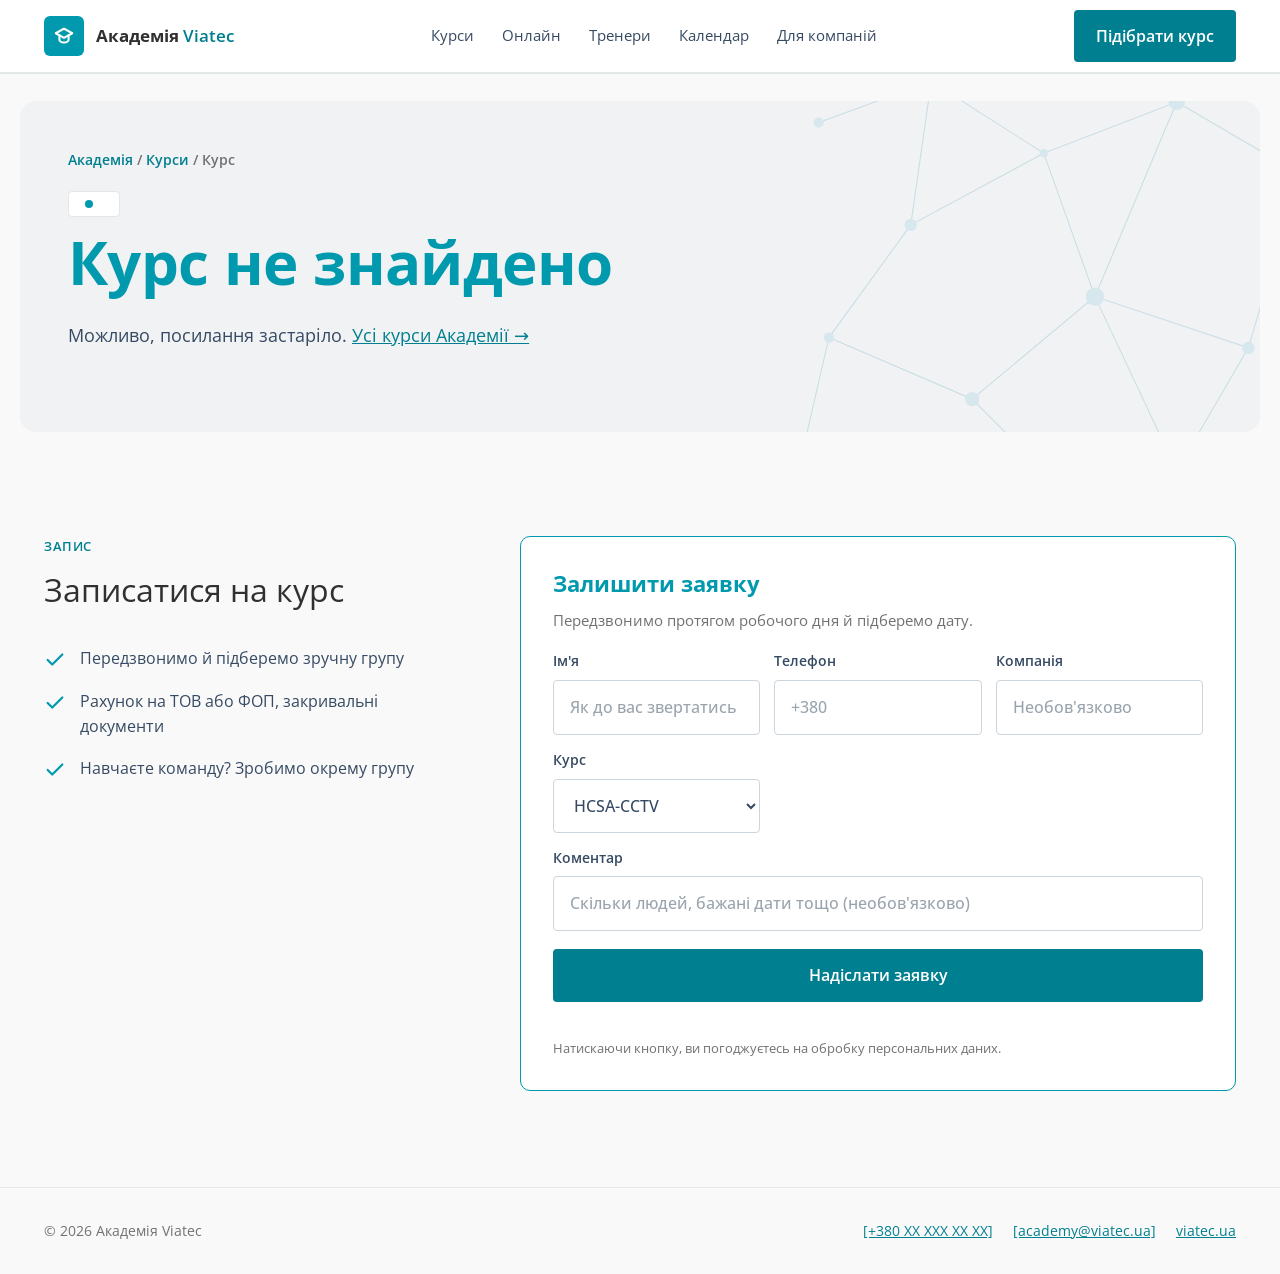
<file: course.html>
<!doctype html>
<html lang="uk">
<head>
<meta charset="utf-8">
<meta name="viewport" content="width=device-width, initial-scale=1">
<title>Курс — Академія Viatec</title>
<meta name="description" content="Академія Viatec — навчальний центр для ринку систем безпеки, мереж та енергетики: сертифікаційні курси Hikvision, Dahua, Ruijie, лабораторії, онлайн-навчання та корпоративні програми.">
<meta name="robots" content="index, follow">

<!-- Соцмережі / месенджери: картинка 1200x630 -->
<meta property="og:type" content="website">
<meta property="og:locale" content="uk_UA">
<meta property="og:title" content="Академія Viatec — вчимося будувати системи, яким довіряють">
<meta property="og:description" content="Навчальний центр Viatec: сертифікація брендів, лабораторії й онлайн-навчання.">
<meta property="og:image" content="https://[ВАШ-ДОМЕН]/og-image.jpg">
<meta name="theme-color" content="#0099ad">

<link rel="preconnect" href="https://fonts.googleapis.com">
<link rel="preconnect" href="https://fonts.gstatic.com" crossorigin>
<link href="https://fonts.googleapis.com/css2?family=Open+Sans:wght@400;600;700&display=swap" rel="stylesheet">

<link rel="stylesheet" href="css/style.css">

<!-- Розмітка для Google: організація та курси -->
</head>
<body>

<!-- ============ ШАПКА ============ -->
<header class="header">
  <div class="wrap">
    <a class="logo" href="./" aria-label="Академія Viatec, на головну">
      <span class="logo-mark"><svg width="22" height="22" viewBox="0 0 24 24" fill="none" stroke="#3FC2B3" stroke-width="2.2" stroke-linecap="round" stroke-linejoin="round" aria-hidden="true"><path d="M3 9l9-5 9 5-9 5-9-5z"/><path d="M7 11.5V16c0 1.5 2.2 3 5 3s5-1.5 5-3v-4.5"/></svg></span>
      <span>Академія <b>Viatec</b></span>
    </a>
    <nav class="nav" id="nav" aria-label="Головне меню">
      <a href="./#courses">Курси</a>
      <a href="./#online">Онлайн</a>
      <a href="./#trainers">Тренери</a>
      <a href="./#calendar">Календар</a>
      <a href="./#business">Для компаній</a>
    </nav>
    <a class="btn btn-primary" href="./#quiz">Підібрати курс</a>
    <button class="menu-btn" id="menuBtn" aria-label="Відкрити меню" aria-expanded="false" aria-controls="nav">
      <svg width="26" height="26" viewBox="0 0 24 24" fill="none" stroke="currentColor" stroke-width="2.2" stroke-linecap="round" aria-hidden="true"><path d="M4 7h16M4 12h16M4 17h16"/></svg>
    </button>
  </div>
</header>

<main>
<!-- ЛЕНДІНГ КУРСУ. Що показувати — визначає ?id=… в адресі (course.html?id=cctv).
     Увесь вміст береться з адмінки: Курси → потрібний курс. Блоки без даних ховаються самі. -->

<!-- 1. Перший екран -->
<section class="hero c-land">
  <div class="wrap c-hero-panel">
    <div class="c-hero-copy">
      <div class="crumbs"><a href="./">Академія</a> / <a href="./#courses">Курси</a> / <span id="cCrumb">Курс</span></div>
      <div class="c-badges"><span class="badge"><i></i><span id="cVendor"></span></span></div>
      <h1 id="cTitle">Курс</h1>
      <p class="c-sub" id="cSub"></p>
      <p class="lead-l" id="cText"></p>
      <div class="c-facts" id="cFacts"></div>
      <div class="c-ctas">
        <button type="button" class="btn btn-primary btn-lg" id="cSignupHero">Записатися на курс</button>
        <a class="btn btn-ghost btn-lg" href="#c-program">Програма курсу</a>
      </div>
    </div>
    <aside class="buy" aria-label="Вартість і запис">
      <div class="buy-top"><span class="buy-label">Вартість</span><div class="price" id="cPrice"></div></div>
      <div class="buy-next" id="cNext"></div>
      <button type="button" class="btn btn-primary btn-lg" id="cSignup">Записатися на курс</button>
      <p class="note">Передзвонимо протягом робочого дня й підберемо групу.</p>
    </aside>
  </div>
</section>

<!-- 2. Біль → результат -->
<section class="section" id="c-pain" hidden>
  <div class="wrap">
    <div class="eyebrow">Навіщо цей курс</div>
    <h2>Знайомо?</h2>
    <div class="pain-grid">
      <div class="pain-col pain-bad"><h3>Без системи</h3><ul id="cPains"></ul></div>
      <div class="pain-col pain-good"><h3>Після курсу</h3><ul id="cOutcomes"></ul></div>
    </div>
  </div>
</section>

<!-- 3. Формати -->
<section class="section soft" id="c-formats" hidden>
  <div class="wrap">
    <div class="eyebrow">Формат</div>
    <h2>Оберіть, як вам зручніше</h2>
    <div class="fmt-grid" id="cFormats"></div>
  </div>
</section>

<!-- 4. Програма + вимоги -->
<section class="section" id="c-program">
  <div class="wrap">
    <div class="eyebrow">Програма</div>
    <h2>Що буде на курсі</h2>
    <div class="prog">
      <div class="prog-list" id="cModules"></div>
      <aside class="prog-side">
        <div class="side-card" id="cReqBox"><h3>Що потрібно для участі</h3><ul class="incl" id="cReq"></ul></div>
        <div class="side-card" id="cAudBox"><h3>Для кого</h3><p id="cAudience"></p></div>
      </aside>
    </div>
    <div class="c-video" id="cVideo"></div>
  </div>
</section>

<!-- 5. Сертифікат -->
<section class="section soft" id="c-cert" hidden>
  <div class="wrap">
    <div class="cert">
      <div class="cert-art" aria-hidden="true">
        <svg viewBox="0 0 220 160"><rect x="6" y="6" width="208" height="148" rx="10" fill="#fff" stroke="#0099ad" stroke-width="2"/><rect x="18" y="18" width="184" height="124" rx="6" fill="none" stroke="#c9e6eb" stroke-width="1.5" stroke-dasharray="4 4"/><rect x="40" y="38" width="140" height="10" rx="5" fill="#0099ad"/><rect x="60" y="58" width="100" height="6" rx="3" fill="#c9d6dc"/><rect x="50" y="72" width="120" height="6" rx="3" fill="#c9d6dc"/><circle cx="110" cy="112" r="20" fill="#0099ad"/><path d="M100 112l7 7 13-14" stroke="#fff" stroke-width="4" fill="none" stroke-linecap="round" stroke-linejoin="round"/><path d="M96 128l-8 22 12-6 6 10 6-20M124 128l8 22-12-6-6 10-6-20" fill="#2f88b3"/></svg>
      </div>
      <div class="cert-copy">
        <div class="eyebrow">Сертифікат</div>
        <h2 id="cCertTitle"></h2>
        <p id="cCertText"></p>
        <ul class="incl" id="cCertPoints"></ul>
      </div>
    </div>
  </div>
</section>

<!-- 6. Шлях -->
<section class="section" id="c-path" hidden>
  <div class="wrap">
    <div class="eyebrow">Як почати</div>
    <h2>Ваш шлях до сертифіката</h2>
    <ol class="path" id="cPath"></ol>
  </div>
</section>

<!-- 7. Тренери -->
<section class="section soft" id="c-trainers" hidden>
  <div class="wrap">
    <div class="eyebrow">Тренери</div>
    <h2>Хто веде курс</h2>
    <div class="tr-cols" id="cTrainers"></div>
  </div>
</section>

<!-- 8. Що входить у вартість -->
<section class="section" id="c-incl" hidden>
  <div class="wrap">
    <div class="incl-panel">
      <div><div class="eyebrow">Вартість</div><h2>Що входить у <span id="cPrice2"></span></h2></div>
      <ul class="incl incl-big" id="cIncluded"></ul>
      <button type="button" class="btn btn-primary btn-lg" data-course-signup>Записатися на курс</button>
    </div>
  </div>
</section>

<!-- 9. Розклад -->
<section class="section soft" id="c-schedule">
  <div class="wrap">
    <div class="eyebrow">Розклад</div>
    <h2>Найближчі групи</h2>
    <div class="table-box">
      <table>
        <thead><tr><th>Дата</th><th>Місто / майданчик</th><th>Тренер</th><th>Місця</th><th><span class="sr-only">Дія</span></th></tr></thead>
        <tbody id="cSchedule"></tbody>
      </table>
    </div>
  </div>
</section>

<!-- 10. Питання -->
<section class="section" id="c-faq" hidden>
  <div class="wrap faq">
    <div class="eyebrow">Питання</div>
    <h2>Часті питання про курс</h2>
    <div class="faq-list" id="cFaq"></div>
  </div>
</section>

<section class="section dark" id="business">
  <div class="wrap biz">
    <div class="biz-copy">
      <div class="eyebrow">Запис</div>
      <h2 id="cFormHead">Записатися на курс</h2>
      <ul class="checks">
        <li><svg width="22" height="22" viewBox="0 0 24 24" fill="none" stroke="currentColor" stroke-width="2.4" stroke-linecap="round" stroke-linejoin="round" aria-hidden="true"><path d="M20 6L9 17l-5-5"/></svg>Передзвонимо й підберемо зручну групу</li>
        <li><svg width="22" height="22" viewBox="0 0 24 24" fill="none" stroke="currentColor" stroke-width="2.4" stroke-linecap="round" stroke-linejoin="round" aria-hidden="true"><path d="M20 6L9 17l-5-5"/></svg>Рахунок на ТОВ або ФОП, закривальні документи</li>
        <li><svg width="22" height="22" viewBox="0 0 24 24" fill="none" stroke="currentColor" stroke-width="2.4" stroke-linecap="round" stroke-linejoin="round" aria-hidden="true"><path d="M20 6L9 17l-5-5"/></svg>Навчаєте команду? Зробимо окрему групу</li>
      </ul>
      <div class="c-other" id="cOther"></div>
    </div>

    <form class="form" id="signup" novalidate>
      <h3 id="formTitle">Залишити заявку</h3>
      <p class="sub">Передзвонимо протягом робочого дня й підберемо дату.</p>
      <div class="fields">
        <label>Ім'я<input name="name" type="text" autocomplete="name" placeholder="Як до вас звертатись" required></label>
        <label>Телефон<input name="phone" type="tel" autocomplete="tel" placeholder="+380" required></label>
        <label>Компанія<input name="company" type="text" autocomplete="organization" placeholder="Необов'язково"></label>
        <label>Курс<select name="course" id="courseSelect"></select></label>
        <label class="full">Коментар<input name="comment" type="text" placeholder="Скільки людей, бажані дати тощо (необов'язково)"></label>
      </div>
      <!-- пастка для ботів: людина це поле не бачить -->
      <input class="hp" name="website" tabindex="-1" autocomplete="off" aria-hidden="true">
      <input type="hidden" name="quiz" id="quizField">
      <button class="btn btn-mint btn-lg" type="submit" id="submitBtn">Надіслати заявку</button>
      <div id="formMsg" role="status"></div>
      <p class="note">Натискаючи кнопку, ви погоджуєтесь на обробку персональних даних.</p>
    </form>
  </div>
</section>
</main>

<!-- Липка панель запису на телефоні -->
<div class="sticky-cta" id="stickyCta" hidden>
  <div><b id="stickyPrice"></b><small id="stickyNext"></small></div>
  <button type="button" class="btn btn-primary" data-course-signup>Записатися</button>
</div>

<footer class="footer">
  <div class="wrap">
    <span>© <span id="year">2026</span> Академія Viatec</span>
    <nav aria-label="Контакти" id="contacts"></nav>
  </div>
</footer>

<script src="js/common.js"></script>
<script src="js/course.js"></script>
</body>
</html>
</file>
<file: css/style.css>
/* =========================================================
   КОЛЬОРИ ТА РОЗМІРИ — міняйте тут, і зміниться весь сайт
   ========================================================= */
:root{
  --ink:#0F1B1E;        /* темний фон / основний текст */
  --ink-2:#17282C;      /* картки на темному */
  --line-dark:#263A3F;
  --text:#0F1B1E;
  --muted:#3D4B4F;      /* другорядний текст */
  --soft:#F1F5F4;       /* світло-сірий фон секцій */
  --line:#DCE5E3;
  --teal:#00756C;       /* головний бренд-колір (кнопки) */
  --teal-dark:#00524C;
  --teal-light:#DDEFEC;
  --mint:#3FC2B3;       /* акцент на темному фоні */
  --amber:#FFB800;      /* точковий акцент */
  --amber-soft:#FFE9A8;
  --amber-text:#5A4300;
  --on-dark:#C9D8D5;    /* текст на темному */
  --radius:18px;
  --wrap:1240px;
  --display:'Unbounded',system-ui,sans-serif;
  --body:'Manrope',system-ui,sans-serif;
}

*{box-sizing:border-box}
html{scroll-behavior:smooth;scroll-padding-top:80px}
body{margin:0;font-family:var(--body);font-size:17px;line-height:1.55;color:var(--text);background:#fff;-webkit-font-smoothing:antialiased}
img{max-width:100%;display:block}
a{color:var(--teal)}
a:hover{color:var(--teal-dark)}
:focus-visible{outline:3px solid var(--amber);outline-offset:3px;border-radius:6px}
.wrap{max-width:var(--wrap);margin:0 auto;padding:0 24px}
.section{padding:96px 0}
.section.soft{background:var(--soft)}
.section.dark{background:var(--ink);color:#fff}
.eyebrow{font-size:14px;font-weight:800;letter-spacing:.08em;text-transform:uppercase;color:var(--teal)}
.dark .eyebrow{color:var(--mint)}
h1,h2,h3{font-family:var(--display);letter-spacing:-.02em;margin:0}
h2{font-weight:600;font-size:clamp(28px,3.4vw,46px);line-height:1.12;margin-top:14px;max-width:820px}
h3{font-weight:600;font-size:19px;line-height:1.3}
.lead{color:var(--muted);margin:16px 0 0;max-width:640px}
.head-row{display:flex;flex-wrap:wrap;justify-content:space-between;align-items:flex-end;gap:24px}
.head-row .lead{flex:0 1 420px;margin:0}
.grid{display:grid;gap:16px;margin-top:48px}
.g4{grid-template-columns:repeat(auto-fit,minmax(250px,1fr))}
.g3{grid-template-columns:repeat(auto-fit,minmax(290px,1fr))}
.sr-only{position:absolute;width:1px;height:1px;overflow:hidden;clip:rect(0 0 0 0);white-space:nowrap}

/* Кнопки */
.btn{display:inline-flex;align-items:center;justify-content:center;gap:10px;min-height:48px;padding:14px 22px;border-radius:12px;font:inherit;font-weight:700;text-decoration:none;border:0;cursor:pointer;transition:transform .15s,background .15s}
.btn:hover{transform:translateY(-1px)}
.btn-primary{background:var(--teal);color:#fff}
.btn-primary:hover{background:var(--teal-dark);color:#fff}
.btn-mint{background:var(--mint);color:var(--ink);font-weight:800}
.btn-mint:hover{background:#5fd3c6;color:var(--ink)}
.btn-ghost{border:1.5px solid #4C6469;color:#fff;background:transparent}
.btn-ghost:hover{border-color:var(--mint);color:#fff}
.btn-dark{background:var(--ink);color:#fff}
.btn-dark:hover{background:#000;color:#fff}
.btn-lg{min-height:56px;padding:18px 28px;font-size:17px}
.btn[disabled]{opacity:.45;cursor:not-allowed;transform:none}

.pill{display:inline-block;font-weight:700;font-size:13px;padding:6px 12px;border-radius:999px}
.pill-teal{background:var(--teal-light);color:var(--teal-dark)}
.pill-amber{background:var(--amber-soft);color:var(--amber-text)}
.pill-hot{background:var(--amber);color:var(--ink);font-weight:800}

/* Шапка */
.header{position:sticky;top:0;z-index:50;background:rgba(255,255,255,.94);backdrop-filter:blur(10px);border-bottom:1px solid #E3EAE8}
.header .wrap{display:flex;align-items:center;justify-content:space-between;gap:16px;min-height:72px}
.logo{display:flex;align-items:center;gap:12px;text-decoration:none;color:var(--ink);font-family:var(--display);font-weight:600;font-size:17px}
.logo:hover{color:var(--ink)}
.logo-mark{width:40px;height:40px;border-radius:10px;background:var(--ink);display:grid;place-items:center;flex:none}
.logo b{color:var(--teal);font-weight:600}
.nav{display:flex;gap:28px;font-weight:600;font-size:15px}
.nav a{color:var(--ink);text-decoration:none;padding:10px 0}
.nav a:hover{color:var(--teal)}
.menu-btn{display:none;background:none;border:0;width:44px;height:44px;cursor:pointer;color:var(--ink)}
@media (max-width:1240px){
  .nav{display:none;position:absolute;top:72px;left:0;right:0;background:#fff;flex-direction:column;gap:0;padding:8px 24px 20px;border-bottom:1px solid #E3EAE8}
  .nav.open{display:flex}
  .nav a{padding:14px 0;border-bottom:1px solid var(--soft)}
  .menu-btn{display:grid;place-items:center}
  .header .btn{display:none}
}

/* Hero */
.hero{background:var(--ink);color:#fff;overflow:hidden}
.hero-inner{display:flex;flex-wrap:wrap;gap:56px;align-items:flex-end;padding:88px 0 72px}
.hero-copy{flex:999 1 560px;min-width:0}
.badge{display:inline-flex;align-items:center;gap:10px;border:1px solid #2E4247;border-radius:999px;padding:8px 16px;font-size:14px;font-weight:600;color:#B9CCC9}
.badge i{width:8px;height:8px;border-radius:50%;background:var(--amber);animation:pulse 2s infinite}
@keyframes pulse{50%{opacity:.35}}
.hero h1{font-weight:700;font-size:clamp(36px,5.6vw,76px);line-height:1.04;letter-spacing:-.03em;margin-top:28px}
.hero h1 span{color:var(--mint)}
.hero p{font-size:20px;color:var(--on-dark);max-width:640px;margin:28px 0 0}
.hero-ctas{display:flex;flex-wrap:wrap;gap:14px;margin-top:40px}
.stats{flex:1 1 340px;min-width:0;display:grid;grid-template-columns:repeat(2,minmax(0,1fr));gap:12px}
.stat{background:var(--ink-2);border:1px solid var(--line-dark);border-radius:16px;padding:22px}
.stat b{display:block;font-family:var(--display);font-size:30px;font-weight:600;color:var(--mint)}
.stat span{display:block;font-size:14px;color:#B9CCC9;margin-top:6px}
.brands{border-top:1px solid #22363B}
.brands .wrap{display:flex;flex-wrap:wrap;gap:12px 40px;align-items:center;padding-top:22px;padding-bottom:22px;font-family:var(--display);font-weight:500;font-size:16px;color:#7F9894}
.brands small{font-family:var(--body);font-size:13px;font-weight:700;letter-spacing:.08em;text-transform:uppercase;color:#5E7773}

/* Картки */
.card{background:var(--soft);border-radius:var(--radius);padding:28px}
.card p{margin:10px 0 0;color:var(--muted)}
.card svg{color:var(--teal)}
.card h3{margin-top:18px}
.step{background:#fff;border:1px solid var(--line);border-radius:var(--radius);padding:28px}
.step .num{font-family:var(--display);font-size:44px;font-weight:700;color:#C8DEDA;line-height:1}
.step h3{margin-top:20px}
.step p{margin:10px 0 16px;color:var(--muted)}
.step.final{background:var(--ink);color:#fff;border-color:var(--ink)}
.step.final .num{color:#2B5A55}
.step.final p{color:var(--on-dark)}
.step.final .pill{background:var(--mint);color:var(--ink)}

/* Курси */
.course{border:1.5px solid var(--line);border-radius:20px;padding:32px;display:flex;flex-direction:column;gap:18px;background:#fff}
.course.featured{border-color:var(--ink)}
.course-top{display:flex;justify-content:space-between;align-items:center;gap:12px}
.vendor{font-weight:800;font-size:14px;color:var(--teal-dark)}
.course h3{font-size:28px}
.course p{margin:0;color:var(--muted)}
.tags{display:flex;flex-wrap:wrap;gap:8px;font-size:14px;font-weight:600;color:var(--muted)}
.tags span{background:var(--soft);padding:6px 12px;border-radius:8px}
.course-foot{margin-top:auto;display:flex;flex-wrap:wrap;justify-content:space-between;align-items:center;gap:16px;padding-top:18px;border-top:1px solid #E3EAE8}
.price{font-family:var(--display);font-weight:600;font-size:26px}
.price small{font-size:16px;font-weight:500}
.soon{background:var(--soft);border-radius:var(--radius);padding:26px;display:flex;flex-direction:column;gap:12px}
.soon .course-top b{font-family:var(--display);font-weight:600;font-size:20px}
.soon p{margin:0;color:var(--muted);font-size:15px}
.link-btn{background:none;border:0;padding:8px 0;font:inherit;font-weight:700;font-size:15px;color:var(--teal);cursor:pointer;text-align:left;margin-top:auto}
.link-btn:hover{color:var(--teal-dark);text-decoration:underline}

/* Квіз */
.quiz-sec{background:var(--teal);color:#fff}
.quiz-sec .wrap{display:flex;flex-wrap:wrap;gap:48px;align-items:flex-start}
.quiz-intro{flex:1 1 360px;min-width:0}
.quiz-intro .eyebrow{color:#C4F0EA}
.quiz-intro p{color:#DDF5F1;font-size:18px;max-width:460px;margin:20px 0 0}
.quiz{flex:999 1 520px;min-width:0;background:#fff;color:var(--ink);border-radius:22px;padding:32px}
.quiz-meta{display:flex;justify-content:space-between;font-size:14px;font-weight:700;color:var(--muted)}
.bar{height:6px;background:#E3EAE8;border-radius:999px;margin-top:12px;overflow:hidden}
.bar div{height:100%;background:var(--teal);transition:width .3s}
.quiz h3{font-size:22px;margin-top:26px}
.opts{display:grid;grid-template-columns:repeat(auto-fit,minmax(220px,1fr));gap:10px;margin-top:20px}
.opt{text-align:left;font:inherit;font-weight:700;font-size:16px;padding:18px 20px;border-radius:12px;min-height:60px;cursor:pointer;background:#fff;color:var(--ink);border:2px solid var(--line);transition:border-color .15s,background .15s}
.opt:hover{border-color:var(--teal)}
.opt[aria-pressed="true"]{background:var(--teal-light);color:var(--teal-dark);border-color:var(--teal)}
.quiz-nav{display:flex;justify-content:space-between;gap:12px;margin-top:24px}
.quiz-back{background:none;border:0;font:inherit;font-weight:700;color:var(--muted);cursor:pointer;padding:12px 0;min-height:48px}
.quiz-back[hidden]{display:block;visibility:hidden}
.result-main{background:var(--soft);border-radius:16px;padding:24px;margin-top:20px}
.result-main .vendor{display:block;margin-bottom:6px}
.result-main h4{font-family:var(--display);font-weight:600;font-size:26px;margin:0}
.result-main p{color:var(--muted);margin:10px 0 0}
.route{list-style:none;padding:0;margin:20px 0 0;display:flex;flex-direction:column;gap:10px}
.route li{display:flex;gap:14px;align-items:flex-start;padding:14px 16px;border:1px solid var(--line);border-radius:12px}
.route li b{font-family:var(--display);color:var(--teal);min-width:22px}
.result-ctas{display:flex;flex-wrap:wrap;gap:12px;margin-top:24px}

/* Календар */
.table-box{position:relative;overflow-x:auto;margin-top:40px;border:1px solid var(--line);border-radius:var(--radius)}
table{width:100%;min-width:760px;border-collapse:collapse;font-size:16px}
th{background:var(--soft);text-align:left;padding:16px 20px;font-size:13px;font-weight:800;letter-spacing:.06em;text-transform:uppercase;color:var(--muted)}
td{padding:18px 20px;border-top:1px solid #E3EAE8}
td.strong{font-weight:700}
td.muted{color:var(--muted)}
td.act{text-align:right}
.filters{display:flex;flex-wrap:wrap;gap:8px;margin-top:28px}
.chip{font:inherit;font-weight:700;font-size:14px;padding:10px 16px;min-height:44px;border-radius:999px;border:1.5px solid var(--line);background:#fff;color:var(--ink);cursor:pointer}
.chip[aria-pressed="true"]{background:var(--ink);color:#fff;border-color:var(--ink)}
.empty{padding:28px 20px;color:var(--muted)}

/* Безкоштовні */
.free{background:#fff;border:1px solid var(--line);border-radius:var(--radius);padding:26px;text-decoration:none;color:var(--ink);display:flex;flex-direction:column;gap:10px;transition:border-color .15s,transform .15s}
a.free:hover{border-color:var(--teal);transform:translateY(-2px);color:var(--ink)}
.free .vendor{font-size:13px}
.free .t{font-family:var(--display);font-weight:600;font-size:19px;line-height:1.3}
.free .d{color:var(--muted);font-size:15px}
.free .go{color:var(--teal);font-weight:700;margin-top:auto}
.free.disabled .go{color:var(--muted)}

/* Для компаній + форма */
.biz{display:flex;flex-wrap:wrap;gap:56px}
.biz-copy{flex:1 1 420px;min-width:0}
.checks{list-style:none;padding:0;margin:36px 0 0;display:flex;flex-direction:column;gap:18px}
.checks li{display:flex;gap:14px;align-items:flex-start;color:var(--on-dark)}
.checks svg{flex:none;margin-top:3px;color:var(--mint)}
.form{flex:999 1 480px;min-width:0;background:var(--ink-2);border:1px solid var(--line-dark);border-radius:22px;padding:32px;display:flex;flex-direction:column;gap:18px}
.form h3{font-size:22px}
.form .sub{margin:-6px 0 0;color:#B9CCC9;font-size:15px}
.fields{display:grid;grid-template-columns:repeat(auto-fit,minmax(200px,1fr));gap:14px}
.form label{display:flex;flex-direction:column;gap:8px;font-size:14px;font-weight:700;color:var(--on-dark)}
.form input,.form select,.form textarea{font:inherit;font-weight:500;font-size:16px;padding:14px 16px;border-radius:10px;border:1px solid #36504F;background:var(--ink);color:#fff;min-height:48px;width:100%}
.form input:focus,.form select:focus{border-color:var(--mint);outline:none}
.form input[aria-invalid="true"]{border-color:#FF8A7A}
.form .full{grid-column:1/-1}
.form [hidden]{display:none}
.form .note{margin:0;color:#8FA6A2;font-size:13px}
.form-msg{border-radius:12px;padding:14px 16px;font-weight:600}
.form-msg.ok{background:#1E4A44;color:#D6F7F1}
.form-msg.err{background:#4A2420;color:#FFD9D3}
.hp{position:absolute;left:-9999px}

/* Відгуки */
.review{margin:0;border:1px solid var(--line);border-radius:var(--radius);padding:28px;display:flex;flex-direction:column;gap:20px}
.review blockquote{margin:0;font-size:18px;line-height:1.5}
.review figcaption{display:flex;align-items:center;gap:12px;margin-top:auto}
.avatar{width:44px;height:44px;border-radius:50%;background:var(--teal-light);flex:none;object-fit:cover}
.review small{display:block;color:var(--muted);font-size:14px}

/* FAQ */
.faq{max-width:920px}
.faq-list{display:flex;flex-direction:column;gap:10px;margin-top:36px}
details{background:#fff;border-radius:14px;padding:4px 24px}
summary{font-weight:800;font-size:18px;cursor:pointer;padding:18px 0;list-style:none;display:flex;justify-content:space-between;gap:16px}
summary::-webkit-details-marker{display:none}
summary::after{content:"+";font-family:var(--display);color:var(--teal);font-size:22px;line-height:1}
details[open] summary::after{content:"−"}
details p{margin:0 0 20px;color:var(--muted)}

/* Лабораторії: карта */
.map-wrap{position:relative;margin-top:48px;background:var(--soft);border-radius:24px;padding:clamp(12px,3vw,40px)}
.ua-map{display:block;width:100%;height:auto}
.ua-map .regions path{fill:#E2ECEA;stroke:#fff;stroke-width:1.6;stroke-linejoin:round;transition:fill .2s}
.ua-map .regions path:hover{fill:#D4E4E1}
#mapPins{position:absolute;inset:clamp(12px,3vw,40px)}
.pin{position:absolute;transform:translate(-50%,-50%);width:44px;height:44px;border:0;padding:0;background:none;cursor:pointer;display:grid;place-items:center}
.pin::before{content:"";position:absolute;width:44px;height:44px;border-radius:50%;background:var(--teal);opacity:.18;animation:ping 2.4s infinite}
.pin span{position:relative;width:22px;height:22px;border-radius:50%;background:var(--teal);border:4px solid #fff;box-shadow:0 2px 8px rgba(15,27,30,.35);transition:transform .15s}
.pin.soon span{background:var(--amber)}
.pin.soon::before{background:var(--amber)}
.pin:hover span,.pin[aria-expanded="true"] span{transform:scale(1.25)}
.pin[aria-expanded="true"] span{background:var(--ink)}
.btn[hidden]{display:none}
.pin-label{font-style:normal;position:absolute;top:40px;left:50%;transform:translateX(-50%);white-space:nowrap;font-size:13px;font-weight:800;color:var(--ink);background:rgba(255,255,255,.9);padding:2px 8px;border-radius:6px;pointer-events:none}
@keyframes ping{0%{transform:scale(.6);opacity:.35}80%,100%{transform:scale(1.5);opacity:0}}
.lab-chips{display:flex;flex-wrap:wrap;gap:8px;margin-top:20px}
.lab-chips .chip{display:inline-flex;align-items:center;gap:8px}
.lab-chips .chip i{width:10px;height:10px;border-radius:50%;background:var(--teal)}
.lab-chips .chip.is-soon i{background:var(--amber)}

.lab-pop{position:absolute;z-index:5;width:min(400px,calc(100% - 24px));background:#fff;border-radius:20px;box-shadow:0 24px 60px rgba(15,27,30,.28);overflow:hidden;animation:popIn .2s ease-out}
.lab-pop[hidden]{display:none}
@keyframes popIn{from{opacity:0;transform:translateY(8px) scale(.98)}}
.gallery{position:relative;aspect-ratio:16/10;background:linear-gradient(135deg,#17282C,#0F1B1E)}
.gallery img{width:100%;height:100%;object-fit:cover;display:block}
.gallery .ph{position:absolute;inset:0;display:grid;place-items:center;color:#7F9894;font-weight:700;font-size:14px;text-align:center;padding:20px}
.gal-btn{position:absolute;top:50%;transform:translateY(-50%);width:44px;height:44px;border-radius:50%;border:0;background:rgba(255,255,255,.92);color:var(--ink);cursor:pointer;display:grid;place-items:center}
.gal-btn.prev{left:10px}.gal-btn.next{right:10px}
.dots{position:absolute;bottom:10px;left:0;right:0;display:flex;justify-content:center;gap:6px}
.dots i{width:7px;height:7px;border-radius:50%;background:rgba(255,255,255,.5)}
.dots i.on{background:#fff}
.pop-close{position:absolute;top:10px;right:10px;z-index:2;width:44px;height:44px;border-radius:50%;border:0;background:rgba(15,27,30,.7);color:#fff;cursor:pointer;display:grid;place-items:center}
.pop-close:hover{background:var(--ink)}
.gallery .pill{position:absolute;top:14px;left:14px}
.pop-body{padding:22px 24px 24px;display:flex;flex-direction:column;gap:10px;max-height:340px;overflow:auto}
.pop-body h3{font-size:20px}
.pop-body .addr{display:flex;gap:8px;align-items:flex-start;color:var(--muted);font-size:14px}
.pop-body .addr svg{flex:none;margin-top:2px;color:var(--teal)}
.pop-body p{margin:0;color:var(--muted);font-size:15px}
.pop-body h4{margin:6px 0 0;font-size:13px;font-weight:800;letter-spacing:.06em;text-transform:uppercase;color:var(--muted)}
.pop-body ul{margin:0;padding-left:18px;color:var(--text);font-size:15px}
.pop-body .btn{margin-top:8px;align-self:flex-start}
@media (max-width:760px){
  .lab-pop{position:fixed;left:0;right:0;bottom:0;top:auto!important;width:100%;border-radius:20px 20px 0 0;max-height:88vh;overflow:auto}
  .pop-body{max-height:none}
  .pin-label{display:none}
  .pin,.pin::before{width:36px;height:36px}
  .pin span{width:18px;height:18px;border-width:3px}
}

/* Онлайн */
.online-hero{display:flex;flex-wrap:wrap;gap:40px;align-items:stretch;margin-top:48px}
.online-copy{flex:999 1 520px;min-width:0;background:var(--ink);color:#fff;border-radius:24px;padding:clamp(28px,4vw,48px);display:flex;flex-direction:column;gap:20px}
.online-copy h3{font-size:clamp(24px,2.4vw,32px);line-height:1.2}
.online-copy p{margin:0;color:var(--on-dark);font-size:18px}
.online-copy .checks{margin:6px 0 0}
.online-copy .ctas{display:flex;flex-wrap:wrap;gap:12px;margin-top:auto;padding-top:8px}
.online-how{flex:1 1 320px;min-width:0;display:flex;flex-direction:column;gap:12px}
.online-how .card{display:flex;gap:16px;align-items:flex-start;padding:22px;background:#fff;border:1px solid var(--line)}
.online-how .card h3{margin:0;font-size:17px}
.online-how .card p{margin:6px 0 0;font-size:15px}
.online-how .ico{flex:none;width:44px;height:44px;border-radius:12px;background:var(--teal-light);display:grid;place-items:center;color:var(--teal)}
.sub-head{display:flex;flex-wrap:wrap;justify-content:space-between;align-items:flex-end;gap:16px;margin-top:72px}
.sub-head h3{font-size:clamp(22px,2.2vw,28px)}
.sub-head p{margin:0;color:var(--muted);max-width:460px}
.sub-head + .grid{margin-top:28px}

/* Робосумо */
.robo{background:#0B1416;color:#fff;position:relative;overflow:hidden}
.robo::before{content:"";position:absolute;right:-180px;top:50%;width:620px;height:620px;transform:translateY(-50%);border-radius:50%;border:2px solid #1E3236;box-shadow:0 0 0 60px #0E1A1D,0 0 0 62px #1E3236}
.robo .wrap{position:relative}
.robo .eyebrow{color:var(--amber)}
.robo-top{display:flex;flex-wrap:wrap;gap:48px;align-items:flex-end}
.robo-copy{flex:999 1 560px;min-width:0}
.robo h2{font-size:clamp(34px,5vw,68px);line-height:1.02;letter-spacing:-.03em;max-width:none}
.robo h2 span{color:var(--amber)}
.robo-copy p{color:var(--on-dark);font-size:19px;max-width:620px;margin:22px 0 0}
.countdown{flex:1 1 320px;min-width:0;background:#132326;border:1px solid var(--line-dark);border-radius:20px;padding:24px}
.countdown small{display:block;font-size:13px;font-weight:800;letter-spacing:.08em;text-transform:uppercase;color:#8FA6A2}
.countdown .date{font-family:var(--display);font-size:22px;font-weight:600;margin-top:6px}
.cd-grid{display:grid;grid-template-columns:repeat(4,minmax(0,1fr));gap:8px;margin-top:18px}
.cd-grid div{background:#0B1416;border-radius:12px;padding:12px 6px;text-align:center}
.cd-grid b{display:block;font-family:var(--display);font-size:28px;font-weight:600;color:var(--amber);font-variant-numeric:tabular-nums}
.cd-grid span{font-size:12px;color:#8FA6A2;font-weight:700}
.robo-grid{display:grid;grid-template-columns:repeat(auto-fit,minmax(240px,1fr));gap:14px;margin-top:56px}
.robo-card{background:#132326;border:1px solid var(--line-dark);border-radius:18px;padding:24px}
.robo-card h3{font-size:18px;margin-top:14px}
.robo-card p{margin:8px 0 0;color:#B9CCC9;font-size:15px}
.robo-card svg{color:var(--amber)}
.robo-ctas{display:flex;flex-wrap:wrap;gap:12px;margin-top:40px}
.btn-amber{background:var(--amber);color:var(--ink);font-weight:800}
.btn-amber:hover{background:#ffc93d;color:var(--ink)}
.robo-partner{margin-top:40px;border-top:1px solid #1E3236;padding-top:28px;display:flex;flex-wrap:wrap;justify-content:space-between;align-items:center;gap:20px}
.robo-partner p{margin:0;color:var(--on-dark);max-width:640px}
.robo-partner b{color:#fff}

/* Фінальний CTA */
.final{background:var(--ink);color:#fff;border-radius:28px;padding:clamp(32px,5vw,64px);display:flex;flex-wrap:wrap;justify-content:space-between;align-items:center;gap:32px}
.final h2{font-size:clamp(26px,3vw,40px);margin:0}
.final p{margin:14px 0 0;color:var(--on-dark);font-size:18px}
.final .ctas{display:flex;flex-wrap:wrap;gap:12px}

.footer{border-top:1px solid #E3EAE8}
.footer .wrap{display:flex;flex-wrap:wrap;justify-content:space-between;gap:16px;padding-top:32px;padding-bottom:32px;font-size:14px;color:var(--muted)}
.footer nav{display:flex;flex-wrap:wrap;gap:20px}

/* Плавна поява при скролі */
.reveal{opacity:0;transform:translateY(16px);transition:opacity .6s,transform .6s}
.reveal.in{opacity:1;transform:none}
@media (prefers-reduced-motion:reduce){
  html{scroll-behavior:auto}
  .reveal{opacity:1;transform:none;transition:none}
  .badge i{animation:none}
}
@media (max-width:600px){
  .section{padding:64px 0}
  .hero-inner{padding:56px 0 48px;gap:36px}
  .hero p{font-size:18px}
  .quiz,.form{padding:22px}
  .course{padding:24px}
}

/* ===== Помилка завантаження даних ===== */
.load-error{background:#4A2420;color:#FFD9D3;padding:14px 24px;font-weight:600;text-align:center}
[hidden]{display:none!important}

/* ===== Курси: фото й посилання ===== */
.course-img{display:block;margin:-32px -32px 0;border-radius:18px 18px 0 0;overflow:hidden;aspect-ratio:16/9}
.course-img img{width:100%;height:100%;object-fit:cover}
.course-link{color:inherit;text-decoration:none}
.course-link:hover{color:var(--teal)}

/* ===== Відео-картки ===== */
.vcard{all:unset;box-sizing:border-box;cursor:pointer;display:flex;flex-direction:column;gap:8px;background:#fff;border:1px solid var(--line);border-radius:var(--radius);overflow:hidden;padding-bottom:20px;transition:transform .15s,border-color .15s}
.vcard:hover{transform:translateY(-2px);border-color:var(--teal)}
.vcard:focus-visible{outline:3px solid var(--amber);outline-offset:3px}
.vthumb{position:relative;aspect-ratio:16/9;background:var(--ink);display:block}
.vthumb img{width:100%;height:100%;object-fit:cover}
.vplay{position:absolute;inset:0;margin:auto;width:68px;height:68px;border-radius:50%;background:rgba(15,27,30,.78);color:#fff;display:grid;place-items:center;transition:background .15s,transform .15s}
.vplay svg{margin-left:4px}
.vcard:hover .vplay{background:var(--teal);transform:scale(1.06)}
.vtitle{font-family:var(--display);font-weight:600;font-size:17px;line-height:1.3;padding:8px 20px 0}
.vcap{color:var(--muted);font-size:15px;padding:0 20px}

/* ===== Фотогалерея ===== */
.photo-grid{display:grid;grid-template-columns:repeat(auto-fill,minmax(240px,1fr));grid-auto-rows:220px;gap:12px;margin-top:40px}
.gitem{all:unset;box-sizing:border-box;cursor:zoom-in;position:relative;border-radius:16px;overflow:hidden;background:var(--soft)}
.gitem:nth-child(5n+1){grid-row:span 2}
.gitem img{width:100%;height:100%;object-fit:cover;transition:transform .4s}
.gitem:hover img{transform:scale(1.04)}
.gitem span{position:absolute;left:0;right:0;bottom:0;padding:28px 14px 12px;color:#fff;font-weight:600;font-size:14px;background:linear-gradient(transparent,rgba(15,27,30,.75))}
.gitem:focus-visible{outline:3px solid var(--amber);outline-offset:3px}

/* ===== Повноекранний перегляд ===== */
html.lb-open{overflow:hidden}
.lightbox{position:fixed;inset:0;z-index:200;background:rgba(8,14,16,.94);display:flex;align-items:center;justify-content:center;padding:64px 72px;animation:popIn .2s}
.lb-stage{width:100%;height:100%;display:flex;flex-direction:column;align-items:center;justify-content:center;gap:14px}
.lb-stage img{max-width:100%;max-height:calc(100% - 40px);object-fit:contain;border-radius:8px}
.lb-video{width:min(100%,calc((100vh - 180px) * 16 / 9));aspect-ratio:16/9;background:#000;border-radius:10px;overflow:hidden}
.lb-video iframe{width:100%;height:100%;border:0;display:block}
.lb-cap{margin:0;color:#DDE7E5;font-weight:600;text-align:center}
.lb-cap span{color:#8FA6A2;font-weight:500;margin-left:8px}
.lb-close,.lb-nav{position:absolute;width:48px;height:48px;border-radius:50%;border:0;background:rgba(255,255,255,.12);color:#fff;cursor:pointer;display:grid;place-items:center}
.lb-close:hover,.lb-nav:hover{background:rgba(255,255,255,.24)}
.lb-close{top:14px;right:14px}
.lb-nav.prev{left:14px;top:50%;transform:translateY(-50%)}
.lb-nav.next{right:14px;top:50%;transform:translateY(-50%)}
@media (max-width:700px){.lightbox{padding:64px 8px}.lb-nav{top:auto!important;bottom:14px;transform:none!important}}

/* ===== Картка лабораторії: фото на весь екран, відео ===== */
.gal-open{all:unset;cursor:zoom-in;display:block;width:100%;height:100%}
.gal-open img{width:100%;height:100%;object-fit:cover}
.gal-video{position:absolute;right:12px;bottom:12px;display:inline-flex;align-items:center;gap:6px;border:0;border-radius:999px;background:rgba(15,27,30,.82);color:#fff;font:inherit;font-weight:700;font-size:14px;padding:8px 14px 8px 10px;min-height:40px;cursor:pointer}
.gal-video svg{width:18px;height:18px}
.gal-video:hover{background:var(--teal)}

/* ===== Сторінка курсу ===== */
.crumbs{font-size:14px;color:#8FA6A2;font-weight:600}
.crumbs a{color:#B9CCC9;text-decoration:none}
.crumbs a:hover{color:#fff}
.c-hero{display:flex;flex-wrap:wrap;gap:48px;align-items:flex-start;padding:56px 0 72px}
.c-hero-copy{flex:999 1 560px;min-width:0}
.c-hero h1{font-weight:700;font-size:clamp(36px,5vw,64px);line-height:1.05;margin-top:18px}
.c-hero .lead-l{font-size:20px;color:var(--on-dark);max-width:640px;margin:22px 0 0}
.c-hero .tags{margin-top:26px}
.c-hero .tags span{background:var(--ink-2);color:#C9D8D5;border:1px solid var(--line-dark)}
.buy{flex:1 1 320px;min-width:0;background:#fff;color:var(--ink);border-radius:22px;padding:28px;display:flex;flex-direction:column;gap:14px}
.buy .price{font-size:34px}
.buy .note{color:var(--muted);font-size:14px;margin:0}
.buy .btn{width:100%}
.buy .next{border-top:1px solid #E3EAE8;padding-top:14px;font-size:15px;color:var(--muted)}
.buy .next b{color:var(--ink)}
.c-media{margin-top:-24px}
.c-media img{width:100%;border-radius:22px;aspect-ratio:21/9;object-fit:cover}
.c-cols{display:flex;flex-wrap:wrap;gap:20px;margin-top:40px}
.c-cols>div{flex:1 1 320px;min-width:0;background:var(--soft);border-radius:var(--radius);padding:28px}
.c-cols h3{font-size:19px}
.c-cols p{margin:10px 0 0;color:var(--muted)}
.outcomes{list-style:none;padding:0;margin:40px 0 0;display:grid;grid-template-columns:repeat(auto-fit,minmax(280px,1fr));gap:12px}
.outcomes li{display:flex;gap:14px;align-items:flex-start;background:#fff;border:1px solid var(--line);border-radius:14px;padding:18px 20px;font-weight:600}
.outcomes svg{flex:none;color:var(--teal);margin-top:2px}
.modules{display:flex;flex-direction:column;gap:10px;margin-top:40px;counter-reset:mod}
.modules details{border:1px solid var(--line)}
.modules summary{gap:18px;justify-content:flex-start}
.modules summary::before{counter-increment:mod;content:counter(mod,decimal-leading-zero);font-family:var(--display);color:var(--teal);font-weight:600;min-width:32px}
.modules summary::after{margin-left:auto}
.c-video{margin-top:40px;max-width:880px}
.c-video .vcard{width:100%}
.c-other{margin-top:40px}

/* Картки на головному екрані: слова замість чисел */
.stats{flex:1 1 400px}
.stat b{overflow-wrap:anywhere}
.stat b.word{font-family:var(--body);font-weight:800;font-size:20px;letter-spacing:0;line-height:1.2}
.stat span{font-size:14px}

/* ===== Курси за напрямами ===== */
.dir-head{display:flex;align-items:center;gap:12px;margin-top:56px;padding-bottom:14px;border-bottom:2px solid var(--ink)}
#coursesList > .dir-head:first-child{margin-top:48px}
.dir-head h3{font-size:clamp(20px,2vw,26px)}
.dir-grid{margin-top:20px}
.course.is-soon{border-style:dashed}
.price.ask{font-size:20px}

/* ===== Дуальна освіта ===== */
.dual{display:flex;flex-wrap:wrap;gap:48px;align-items:flex-start}
.dual-copy{flex:999 1 520px;min-width:0}
.dual-copy .lead{max-width:none}
.dual-points{list-style:none;padding:0;margin:28px 0 0;display:grid;grid-template-columns:repeat(auto-fit,minmax(280px,1fr));gap:12px 24px}
.dual-points li{display:flex;gap:12px;align-items:flex-start;font-weight:600}
.dual-points svg{flex:none;color:var(--teal);margin-top:2px}
.dual-aud{display:grid;grid-template-columns:repeat(auto-fit,minmax(200px,1fr));gap:12px;margin-top:32px}
.aud{background:#fff;border:1px solid var(--line);border-radius:16px;padding:20px;display:flex;flex-direction:column;gap:8px}
.aud h3{font-size:17px}
.aud p{margin:0;color:var(--muted);font-size:15px}
.aud .link-btn{margin-top:auto}
.dual-form{flex:1 1 400px;align-self:stretch}
.seg{border:0;padding:0;margin:0;display:flex;flex-wrap:wrap;gap:8px}
.seg legend{font-size:14px;font-weight:700;color:var(--on-dark);margin-bottom:8px;padding:0}
.seg label{display:block;cursor:pointer;position:relative}
.seg input{position:absolute;inset:0;width:100%;height:100%;margin:0;opacity:0;pointer-events:none}
.seg span{display:inline-flex;align-items:center;min-height:44px;padding:10px 16px;border-radius:999px;border:1.5px solid #36504F;color:#C9D8D5;font-weight:700;font-size:14px}
.seg input:checked + span{background:var(--mint);border-color:var(--mint);color:var(--ink)}
.seg input:focus-visible + span{outline:3px solid var(--amber);outline-offset:2px}
.form textarea{font:inherit;font-weight:500;font-size:16px;padding:14px 16px;border-radius:10px;border:1px solid #36504F;background:var(--ink);color:#fff;width:100%;resize:vertical}
.form textarea:focus{border-color:var(--mint);outline:none}
.form label > span{display:block}

/* ===== Онлайн-навчання ===== */
#online .lead{max-width:760px}
.kw-cats{display:flex;flex-wrap:wrap;gap:8px;margin-top:24px}
.kw-cats a{display:inline-flex;align-items:center;min-height:44px;padding:10px 16px;border-radius:999px;background:#fff;border:1.5px solid var(--line);color:var(--ink);font-weight:700;font-size:14px;text-decoration:none}
.kw-cats a:hover{border-color:var(--teal);color:var(--teal)}
.free .free-badge{align-self:flex-start;background:var(--teal-light);color:var(--teal-dark);font-weight:700;font-size:12px;padding:4px 10px;border-radius:999px}
.dev{background:#fff;border:1.5px dashed var(--line);border-radius:var(--radius);padding:22px;display:flex;flex-direction:column;gap:8px}
.dev b{font-family:var(--display);font-weight:600;font-size:17px;line-height:1.3}
.dev p{margin:0;color:var(--muted);font-size:15px}
.dev .link-btn{margin-top:auto}

/* ===== Університети-партнери (у блоці лабораторій) ===== */
.uni{margin-top:40px}
.uni h3{font-size:20px}
.uni-list{display:grid;grid-template-columns:repeat(auto-fill,minmax(min(100%,400px),1fr));gap:12px;margin-top:16px}
.uni-card{background:#fff;border:1px solid var(--line);border-radius:16px;padding:18px 20px;display:flex;gap:16px;align-items:center}
.uni-logo{flex:none;width:64px;height:64px;border-radius:14px;background:var(--teal-light);color:var(--teal-dark);display:grid;place-items:center;font-family:var(--display);font-weight:600;font-size:15px;text-align:center;line-height:1.1;padding:4px;overflow:hidden}
.uni-logo img{width:100%;height:100%;object-fit:contain}
.uni-card b{display:block;line-height:1.3}
.uni-card .uni-links{display:flex;flex-wrap:wrap;gap:4px 16px;margin-top:6px;font-size:14px;font-weight:700}
.uni-card .link-btn{padding:0;font-size:14px}
.uni-card > div{min-width:0}
.uni-card b{overflow-wrap:break-word;hyphens:auto}

/* ===== Університети-партнери: стрічка логотипів ===== */
.uni{margin-top:56px}
.uni h3{font-size:clamp(22px,2.2vw,28px)}
.uni-sub{margin:8px 0 0;color:var(--muted)}
.logos{display:grid;grid-template-columns:repeat(auto-fit,minmax(120px,1fr));gap:16px;margin-top:24px}
.logo-card{position:relative;background:#fff;border-radius:18px;box-shadow:0 4px 18px rgba(15,27,30,.07);height:136px;display:grid;place-items:center;padding:18px;text-decoration:none;color:var(--teal-dark);transition:transform .15s,box-shadow .15s}
.logo-card:hover{transform:translateY(-3px);box-shadow:0 10px 28px rgba(15,27,30,.12);color:var(--teal-dark)}
.logo-card img{max-width:100%;max-height:72px;object-fit:contain}
.logo-card .logo-txt{font-family:var(--display);font-weight:600;font-size:18px;text-align:center;line-height:1.2}
.logo-card .lab-dot{position:absolute;top:10px;right:10px;font-size:11px;font-weight:800;color:var(--teal-dark);background:var(--teal-light);padding:3px 8px;border-radius:999px}

/* ===== Онлайн: компактні картки, по 3 ===== */
#online .sub-head{margin-top:40px}
#online .sub-head h3{font-size:20px}
#online .sub-head p{font-size:15px}
#online .sub-head + .grid{margin-top:16px}
.kw-grid{gap:12px}
#online .free{padding:16px 18px;gap:4px;border-radius:14px}
#online .free .vendor{font-size:12px}
#online .free .t{font-size:16px;font-family:var(--body);font-weight:800}
#online .free .d{font-size:14px;display:-webkit-box;-webkit-line-clamp:1;-webkit-box-orient:vertical;overflow:hidden}
#online .free .go{font-size:14px;margin-top:6px}
#online .dev{padding:14px 18px;gap:2px;border-radius:14px;flex-direction:row;flex-wrap:wrap;align-items:center;column-gap:12px}
#online .dev b{font-family:var(--body);font-weight:800;font-size:15px;flex:1 1 100%}
#online .dev p{font-size:14px;flex:1 1 0;min-width:0;white-space:nowrap;overflow:hidden;text-overflow:ellipsis}
#online .dev .link-btn{margin-top:0;font-size:14px;padding:4px 0}

/* Розклад: час; сторінка курсу: що входить */
.t-time{display:block;font-weight:600;color:var(--muted);font-size:13px}
.incl{list-style:none;padding:0;margin:0;display:flex;flex-direction:column;gap:8px;font-size:14px;color:var(--muted)}
.incl li{display:flex;gap:8px;align-items:flex-start}
.incl svg{flex:none;width:18px;height:18px;color:var(--teal);margin-top:1px}
.btn-ghost-dark{border:1.5px solid var(--line);color:var(--ink);background:#fff}
.btn-ghost-dark:hover{border-color:var(--teal);color:var(--teal)}
/* Неповний ряд курсів не розтягується на всю ширину */
.dir-grid{grid-template-columns:repeat(auto-fill,minmax(290px,1fr))}
/* Банер події на сторінці курсу (≈ 1400×500) */
.c-media img{aspect-ratio:1401/502}

/* ===== Курси: одна сітка без пустот ===== */
.dir-filters{margin-top:32px}
.dir-filters .pill{font-size:11px;padding:2px 8px;margin-left:4px}
.course-flex{display:flex;flex-wrap:wrap;gap:20px;margin-top:24px}
.course-flex .course{flex:1 1 230px;min-width:0}
.course-flex.filtered .course{max-width:560px}
.course-flex .course[hidden]{display:none}
.course-flex .course{padding:26px;gap:14px}
.course-flex .course h3{font-size:clamp(20px,1.8vw,24px)}
.course-flex .course p{font-size:15px}
.course-flex .course-top{flex-wrap:wrap}
.course-flex .course-foot{gap:12px}
/* Лабораторії на сірому фоні: карта — біла */
#labs .map-wrap{background:#fff}

/* =====================================================================
   СТИЛЬ VIATEC.UA (за сторінкою viatec.ua/hcsa)
   Open Sans, текст #364A63, заголовки #303030 тонкі, бірюза #0099AD,
   картки білі з тонкою бірюзовою рамкою, сірі панелі з візерунком «мережа».
   ===================================================================== */
:root{
  --ink:#303030;          /* заголовки */
  --text:#364a63;         /* основний текст */
  --muted:#717171;        /* підписи */
  --soft:#f1f2f3;         /* сірі панелі */
  --page:#f9f9f9;         /* фон сторінки */
  --line:#e2e6ea;
  --via:#0099ad;          /* фірмова бірюза: рамки, великі заголовки */
  --teal:#007f90;         /* кнопки й дрібний текст (та сама бірюза, глибша для читабельності) */
  --teal-dark:#006a78;
  --teal-light:#e3f4f6;
  --mint:#0099ad;
  --blue:#2f88b3;         /* номери етапів, імена тренерів */
  --amber:#f2a33a; --amber-soft:#fdecd2; --amber-text:#7a4a06;
  --on-dark:#e9f4f6;
  --radius:10px;
  --display:'Open Sans',system-ui,-apple-system,'Segoe UI',sans-serif;
  --body:'Open Sans',system-ui,-apple-system,'Segoe UI',sans-serif;
  --plexus:url("data:image/svg+xml,%3Csvg xmlns='http://www.w3.org/2000/svg' width='520' height='420' viewBox='0 0 520 420'%3E%3Cg stroke='%23c9dde5' stroke-width='1' fill='none'%3E%3Cpath d='M30 60L140 20L250 90L380 40L500 110M140 20L120 160L250 90L300 230L380 40M120 160L40 270L180 330L300 230L450 280L500 110M180 330L260 410M450 280L380 400M40 270L10 400M300 230L380 400'/%3E%3C/g%3E%3Cg fill='%23d6e7ee'%3E%3Ccircle cx='30' cy='60' r='5'/%3E%3Ccircle cx='140' cy='20' r='7'/%3E%3Ccircle cx='250' cy='90' r='4'/%3E%3Ccircle cx='380' cy='40' r='8'/%3E%3Ccircle cx='500' cy='110' r='5'/%3E%3Ccircle cx='120' cy='160' r='6'/%3E%3Ccircle cx='300' cy='230' r='9'/%3E%3Ccircle cx='40' cy='270' r='5'/%3E%3Ccircle cx='180' cy='330' r='7'/%3E%3Ccircle cx='450' cy='280' r='6'/%3E%3Ccircle cx='380' cy='400' r='5'/%3E%3C/g%3E%3C/svg%3E");
}
body{background:var(--page);color:var(--text);font-size:16px}
h1,h2,h3{font-family:var(--display);color:var(--ink);letter-spacing:0}
h2{font-weight:400;font-size:clamp(26px,2.6vw,32px);line-height:1.25}
h3{font-weight:600}
.eyebrow{color:var(--teal);font-weight:600;letter-spacing:.04em;font-size:13px}
.lead,.head-row .lead{color:var(--text)}
.section{background:var(--page)}
.section.soft{background:#fff}
a{color:var(--teal)}

/* Кнопки — як на viatec.ua: заливка бірюзою, радіус 4px, звичайна вага */
.btn{border-radius:4px;font-weight:600;min-height:46px}
.btn-lg{min-height:52px;font-size:16px;padding:14px 26px}
.btn-primary,.btn-mint,.btn-amber{background:var(--teal);color:#fff}
.btn-primary:hover,.btn-mint:hover,.btn-amber:hover{background:var(--teal-dark);color:#fff;transform:none}
.btn-dark{background:var(--text);color:#fff}
.btn-dark:hover{background:#26364a}
.btn-ghost,.btn-ghost-dark{background:#fff;border:1px solid var(--via);color:var(--teal)}
.btn-ghost:hover,.btn-ghost-dark:hover{background:var(--teal-light);color:var(--teal-dark);border-color:var(--via)}
.link-btn{color:var(--teal)}
.pill{border-radius:4px;font-weight:600}
.pill-hot{background:var(--via);color:#fff}
.pill-teal{background:var(--teal-light);color:var(--teal-dark)}
.chip{border-radius:4px;border:1px solid var(--line);font-weight:600}
.chip[aria-pressed="true"]{background:var(--teal);border-color:var(--teal);color:#fff}

/* Шапка */
.header{background:#fff;box-shadow:0 1px 0 var(--line)}
.logo{font-family:var(--body);font-weight:700}
.logo-mark{background:var(--via);border-radius:6px}
.logo-mark svg{stroke:#fff}
.logo b{color:var(--teal)}
.nav a{font-weight:400;color:var(--text)}
.nav a:hover{color:var(--teal)}

/* Перший екран — сіра панель з візерунком «мережа», як на viatec.ua */
.hero{background:var(--page);color:var(--text)}
.hero-inner{background:var(--soft) var(--plexus) right -40px center/auto 120% no-repeat;border-radius:16px;padding:64px 56px;margin-top:32px;margin-bottom:32px}
.hero h1{font-weight:400;font-size:clamp(32px,4vw,52px);line-height:1.15;color:var(--ink)}
.hero h1 span{color:var(--via);font-weight:600}
.hero p{color:var(--text);font-size:18px}
.badge{background:#fff;border:1px solid var(--line);color:var(--text);border-radius:4px}
.badge i{background:var(--via)}
.stat{background:#fff;border:1px solid var(--line);border-radius:10px;box-shadow:none}
.stat b,.stat b.word{color:var(--via);font-family:var(--body);font-weight:700}
.stat span{color:var(--text)}
.brands{border-top:0;background:transparent}
.brands .wrap{color:#8a96a3;font-family:var(--body);font-weight:600;padding-top:0}
.brands small{color:#a3adb7}
@media (max-width:600px){.hero-inner{padding:32px 20px;border-radius:12px;margin-top:16px}}

/* Картки: білі, тонка бірюзова рамка, радіус 10px */
.card,.soon,.step,.free,.review,.trainer,.aud,.dev,.uni-card,.vcard,.logo-card,.lab,.stat{box-shadow:none}
.card,.soon,.step,.free,.review,.trainer,.aud,.dev,.uni-card,.vcard{background:#fff;border:1px solid var(--line);border-radius:10px}
.course{background:#fff;border:.8px solid var(--via);border-radius:10px;box-shadow:none}
.course.featured{border-width:2px}
.course h3,.course-link{color:var(--via);font-weight:700}
.course-link:hover{color:var(--teal-dark)}
.vendor{color:var(--muted);font-weight:600;font-size:14px}
.price{font-family:var(--body);font-weight:700;color:var(--text)}
.tags span{background:var(--page);color:var(--text);border-radius:4px;font-weight:400}
.step .num{color:var(--blue);font-family:var(--body);font-weight:700;font-size:28px;width:64px;height:64px;border:1px solid var(--blue);border-radius:50%;display:grid;place-items:center}
.step h3{color:var(--via)}
.step.final{background:#fff;border:.8px solid var(--via)}
.step.final .num{color:var(--blue)}
.step.final p{color:var(--text)}
.step.final .pill{background:var(--via);color:#fff}
.card svg,.checks svg,.dual-points svg,.outcomes svg{color:var(--via)}
.card{text-align:center}
.card svg{width:56px;height:56px;margin:0 auto}
.card h3{font-weight:600;font-size:18px}
.trainer h3{color:var(--blue);font-weight:600}
.t-photo{border-radius:10px;background:var(--teal-light);color:var(--teal-dark)}
.logo-card{border:1px solid var(--line)}

/* Онлайн-академія — біла картка з бірюзовою рамкою, як «Онлайн-навчання у Viatec Academy» */
#online .wrap{background:#fff;border:.8px solid var(--via);border-radius:10px;padding:40px}
#online{background:var(--page)}
#online h2{color:var(--via);font-weight:700;font-size:clamp(24px,2.4vw,30px)}
.kw-cats a{border-radius:4px;border:1px solid var(--line)}
#online .free,#online .dev{background:var(--page);border:1px solid var(--line)}
@media (max-width:600px){#online .wrap{padding:24px 18px;margin:0 16px;width:auto}}

/* Лабораторії */
.map-wrap,#labs .map-wrap{background:var(--soft) var(--plexus) left -60px top -40px/auto 90% no-repeat;border-radius:16px}
.ua-map .regions path{fill:#dfe9ee;stroke:#fff}
.ua-map .regions path:hover{fill:#cfe0e7}
.pin span,.pin::before{background:var(--via)}
.pin[aria-expanded="true"] span{background:var(--text)}

/* Квіз і фінальний заклик — бірюзова панель */
.quiz-sec{background:var(--via) var(--plexus) right -80px center/auto 140% no-repeat}
.quiz-sec h2,.quiz-sec .eyebrow{color:#fff}
.quiz-intro p{color:#eaf7f9}
.quiz{border-radius:10px}
.quiz h3{color:var(--ink)}
.opt{border:1px solid var(--line);border-radius:6px;font-weight:600}
.opt[aria-pressed="true"]{background:var(--teal-light);border-color:var(--via);color:var(--teal-dark)}
.final{background:var(--soft) var(--plexus) right -40px center/auto 130% no-repeat;color:var(--text);border-radius:16px}
.final h2{color:var(--ink)}
.final p{color:var(--text)}
.final .btn-ghost{background:#fff}

/* «Для компаній» і форми — світлі */
.section.dark{background:var(--page);color:var(--text)}
.section.dark h2{color:var(--ink)}
.section.dark .eyebrow{color:var(--teal)}
.checks li{color:var(--text)}
.form{background:#fff;border:.8px solid var(--via);border-radius:10px;color:var(--text);box-shadow:none}
.form h3{color:var(--via);font-weight:700}
.form .sub,.form .note{color:var(--muted)}
.form label,.seg legend{color:var(--text);font-weight:600}
.form input,.form select,.form textarea{background:#fff;color:var(--text);border:1px solid #cdd5dc;border-radius:4px}
.form input::placeholder,.form textarea::placeholder{color:#9aa4ae}
.form input:focus,.form select:focus,.form textarea:focus{border-color:var(--via);box-shadow:0 0 0 3px var(--teal-light)}
.form-msg.ok{background:#e3f4ec;color:#155c3a}
.form-msg.err{background:#fde8e6;color:#8a1f12}
.seg span{border:1px solid #cdd5dc;border-radius:4px;color:var(--text)}
.seg input:checked + span{background:var(--teal);border-color:var(--teal);color:#fff}

/* FAQ, календар */
details{border:1px solid var(--line);border-radius:10px}
summary{font-weight:600;color:var(--text)}
summary::after{color:var(--via);font-family:var(--body)}
th{background:var(--page);color:var(--muted)}
.table-box{background:#fff;border-radius:10px}

/* Сторінка курсу */
.crumbs{color:var(--muted)}
.crumbs a{color:var(--teal)}
.c-hero h1{font-weight:400;color:var(--ink)}
.c-hero .lead-l{color:var(--text)}
.c-hero .tags span{background:#fff;border:1px solid var(--line);color:var(--text)}
.buy{border:.8px solid var(--via);border-radius:10px;box-shadow:none}
.c-cols>div{background:#fff;border:1px solid var(--line);border-radius:10px}
.outcomes li{border-radius:10px}
.modules summary::before{color:var(--blue);font-family:var(--body);font-weight:700}
.c-other p{color:var(--muted)!important}
.c-other a{color:var(--teal)!important}
.incl svg{color:var(--via)}
.dir-filters .pill{background:var(--amber);color:#3a2300}
/* Картка «04» — звичайна картка кроку, не фінальний банер */
.step.final{padding:28px;border-radius:10px;display:block;background:#fff}
.step.final h3{color:var(--via);font-size:19px}
.step.final p{font-size:15px;margin:10px 0 16px;color:var(--text)}
.course.featured{border-color:var(--via)}

/* ===== Тренери: три колонки за напрямами ===== */
.tr-cols{display:grid;grid-template-columns:repeat(auto-fit,minmax(min(100%,320px),1fr));gap:24px;margin-top:36px}
.tr-col{display:flex;flex-direction:column;gap:14px}
.tr-dir{font-size:18px;font-weight:600;color:var(--ink);padding-bottom:10px;border-bottom:2px solid var(--via)}
.tr-card{background:#fff;border:1px solid var(--line);border-radius:10px;padding:18px;display:flex;gap:16px;align-items:flex-start}
.tr-photo{flex:none;width:96px;height:96px;border-radius:10px;overflow:hidden;background:var(--teal-light)}
.tr-photo img,.tr-photo svg{width:100%;height:100%;object-fit:cover;display:block}
.tr-body{min-width:0}
.tr-body h4{margin:0;font-size:18px;font-weight:600;color:var(--blue)}
.tr-role{font-size:14px;color:var(--muted);margin-top:2px}
.tr-courses{font-size:14px;color:var(--text);font-weight:600;margin-top:8px}
.tr-body p{margin:6px 0 0;font-size:14px;color:var(--text)}
/* Тренери: одна сітка 3×2 */
.tr-cols{grid-template-columns:repeat(auto-fill,minmax(min(100%,340px),1fr));gap:16px}
.tr-tag{display:inline-block;font-size:12px;font-weight:600;color:var(--teal-dark);background:var(--teal-light);padding:2px 8px;border-radius:4px;margin-bottom:6px}

/* =====================================================================
   ЛЕНДІНГ КУРСУ (course.html)
   ===================================================================== */
.c-land{background:var(--page)}
.c-hero-panel{display:flex;flex-wrap:wrap;gap:40px;align-items:flex-start;background:var(--soft) var(--plexus) right -60px top -40px/auto 130% no-repeat;border-radius:16px;padding:48px 48px 56px;margin-top:28px;margin-bottom:8px}
.c-hero-copy{flex:999 1 520px;min-width:0}
.c-badges{display:flex;flex-wrap:wrap;gap:8px;align-items:center;margin-top:20px}
.c-land h1{font-weight:700;font-size:clamp(36px,5vw,60px);line-height:1.05;color:var(--via);margin-top:14px;letter-spacing:-.01em}
.c-sub{margin:8px 0 0;font-size:18px;font-weight:600;color:var(--ink)}
.c-land .lead-l{font-size:18px;color:var(--text);margin:16px 0 0;max-width:640px}
.c-facts{display:grid;grid-template-columns:repeat(auto-fit,minmax(150px,1fr));gap:10px;margin-top:26px;max-width:720px}
.fact{display:flex;gap:10px;align-items:flex-start;background:#fff;border:1px solid var(--line);border-radius:10px;padding:12px 14px}
.fact svg{flex:none;color:var(--via);margin-top:2px}
.fact small{display:block;font-size:12px;color:var(--muted)}
.fact b{display:block;font-size:14px;font-weight:600;color:var(--ink);line-height:1.3}
.c-ctas{display:flex;flex-wrap:wrap;gap:12px;margin-top:28px}
.c-land .buy{flex:1 1 300px;max-width:380px;background:#fff;border:.8px solid var(--via);border-radius:12px;padding:26px;display:flex;flex-direction:column;gap:14px;position:sticky;top:96px}
.buy-label{font-size:14px;color:var(--muted)}
.c-land .buy .price{font-size:36px;color:var(--ink)}
.buy-next{border-top:1px solid var(--line);border-bottom:1px solid var(--line);padding:14px 0;display:flex;flex-direction:column;gap:4px;font-size:15px;color:var(--text)}
.buy-next small{font-size:13px;color:var(--muted)}
.buy-next b{font-size:18px;color:var(--ink)}
.buy-next .pill{align-self:flex-start;margin-top:6px}
.c-land .buy .note{margin:0;font-size:13px;color:var(--muted);text-align:center}
@media (max-width:860px){.c-land .buy{position:static;max-width:none}}
@media (max-width:600px){.c-hero-panel{padding:28px 18px 32px;border-radius:12px;margin-top:14px}}

/* Біль → результат */
.pain-grid{display:grid;grid-template-columns:repeat(auto-fit,minmax(min(100%,360px),1fr));gap:20px;margin-top:32px}
.pain-col{border-radius:12px;padding:28px}
.pain-col h3{font-size:18px;margin-bottom:14px}
.pain-col ul{list-style:none;padding:0;margin:0;display:flex;flex-direction:column;gap:12px}
.pain-col li{display:flex;gap:12px;align-items:flex-start;line-height:1.45}
.pain-col svg{flex:none;margin-top:2px}
.pain-bad{background:#fff;border:1px solid var(--line)}
.pain-bad h3{color:var(--muted)}
.pain-bad svg{color:#c4553f}
.pain-good{background:#fff;border:.8px solid var(--via)}
.pain-good h3{color:var(--via)}
.pain-good svg{color:var(--via)}

/* Формати */
.fmt-grid{display:grid;grid-template-columns:repeat(auto-fit,minmax(min(100%,340px),1fr));gap:20px;margin-top:32px}
.fmt{background:#fff;border:1px solid var(--line);border-radius:12px;padding:28px}
.fmt-num{display:grid;place-items:center;width:44px;height:44px;border-radius:50%;border:1px solid var(--blue);color:var(--blue);font-weight:700;font-size:18px}
.fmt h3{color:var(--via);font-size:20px;margin-top:16px}
.fmt p{margin:10px 0 0;color:var(--text)}

/* Програма */
.prog{display:flex;flex-wrap:wrap;gap:28px;margin-top:32px;align-items:flex-start}
.prog-list{flex:999 1 520px;min-width:0;display:flex;flex-direction:column;gap:10px}
.prog-list details{background:#fff}
.prog-list summary{justify-content:flex-start;gap:16px}
.prog-list summary::after{margin-left:auto}
.m-num{flex:none;width:40px;height:40px;border-radius:50%;border:1px solid var(--blue);color:var(--blue);display:grid;place-items:center;font-weight:700;font-size:14px}
.prog-list details p{padding-left:56px}
.prog-side{flex:1 1 300px;display:flex;flex-direction:column;gap:14px}
.side-card{background:#fff;border:1px solid var(--line);border-radius:12px;padding:22px}
.side-card h3{font-size:17px;margin-bottom:12px}
.side-card p{margin:0;color:var(--text);font-size:15px}
.side-card .incl{font-size:15px;color:var(--text)}

/* Сертифікат */
.cert{display:flex;flex-wrap:wrap;gap:40px;align-items:center;background:#fff;border:.8px solid var(--via);border-radius:16px;padding:40px}
.cert-art{flex:1 1 240px;max-width:300px;margin:0 auto}
.cert-art svg{width:100%;height:auto}
.cert-copy{flex:999 1 420px;min-width:0}
.cert-copy h2{color:var(--via);font-weight:700}
.cert-copy p{color:var(--text);margin:12px 0 18px}
.cert-copy .incl{font-size:16px;color:var(--text);gap:10px}
@media (max-width:600px){.cert{padding:24px 18px}}

/* Шлях */
.path{list-style:none;padding:0;margin:32px 0 0;display:grid;grid-template-columns:repeat(auto-fit,minmax(min(100%,220px),1fr));gap:16px;counter-reset:p}
.path li{position:relative;background:#fff;border:1px solid var(--line);border-radius:12px;padding:22px;display:flex;flex-direction:column;gap:12px}
.path li.here{border:.8px solid var(--via);box-shadow:0 0 0 1px var(--via)}
.p-num{display:grid;place-items:center;width:40px;height:40px;border-radius:50%;border:1px solid var(--blue);color:var(--blue);font-weight:700}
.path li.here .p-num{background:var(--via);border-color:var(--via);color:#fff}
.path b{color:var(--ink);font-size:17px}
.path p{margin:6px 0 0;font-size:14px;color:var(--text)}
.path a{font-weight:600;font-size:14px}

/* Що входить */
.incl-panel{background:var(--soft) var(--plexus) right -40px center/auto 140% no-repeat;border-radius:16px;padding:40px;display:grid;grid-template-columns:repeat(auto-fit,minmax(min(100%,300px),1fr));gap:24px 40px;align-items:center}
.incl-panel h2 span{color:var(--via);font-weight:700}
.incl-big{font-size:16px;color:var(--text);gap:12px}
.incl-big svg{width:20px;height:20px}
.incl-panel .btn{justify-self:start}
@media (max-width:600px){.incl-panel{padding:24px 18px}}

/* Інші курси у блоці запису */
.c-other .other-h{margin:24px 0 8px;font-weight:600;color:var(--muted)}
.c-other a{display:block;padding:6px 0;font-weight:600}

/* Липка панель на телефоні */
.sticky-cta{position:fixed;left:0;right:0;bottom:0;z-index:60;background:#fff;border-top:1px solid var(--line);box-shadow:0 -6px 20px rgba(29,43,51,.08);padding:10px 16px;display:none;align-items:center;justify-content:space-between;gap:12px}
.sticky-cta b{display:block;font-size:17px;color:var(--ink)}
.sticky-cta small{display:block;font-size:12px;color:var(--muted)}
@media (max-width:860px){.sticky-cta:not([hidden]){display:flex}}
</file>
